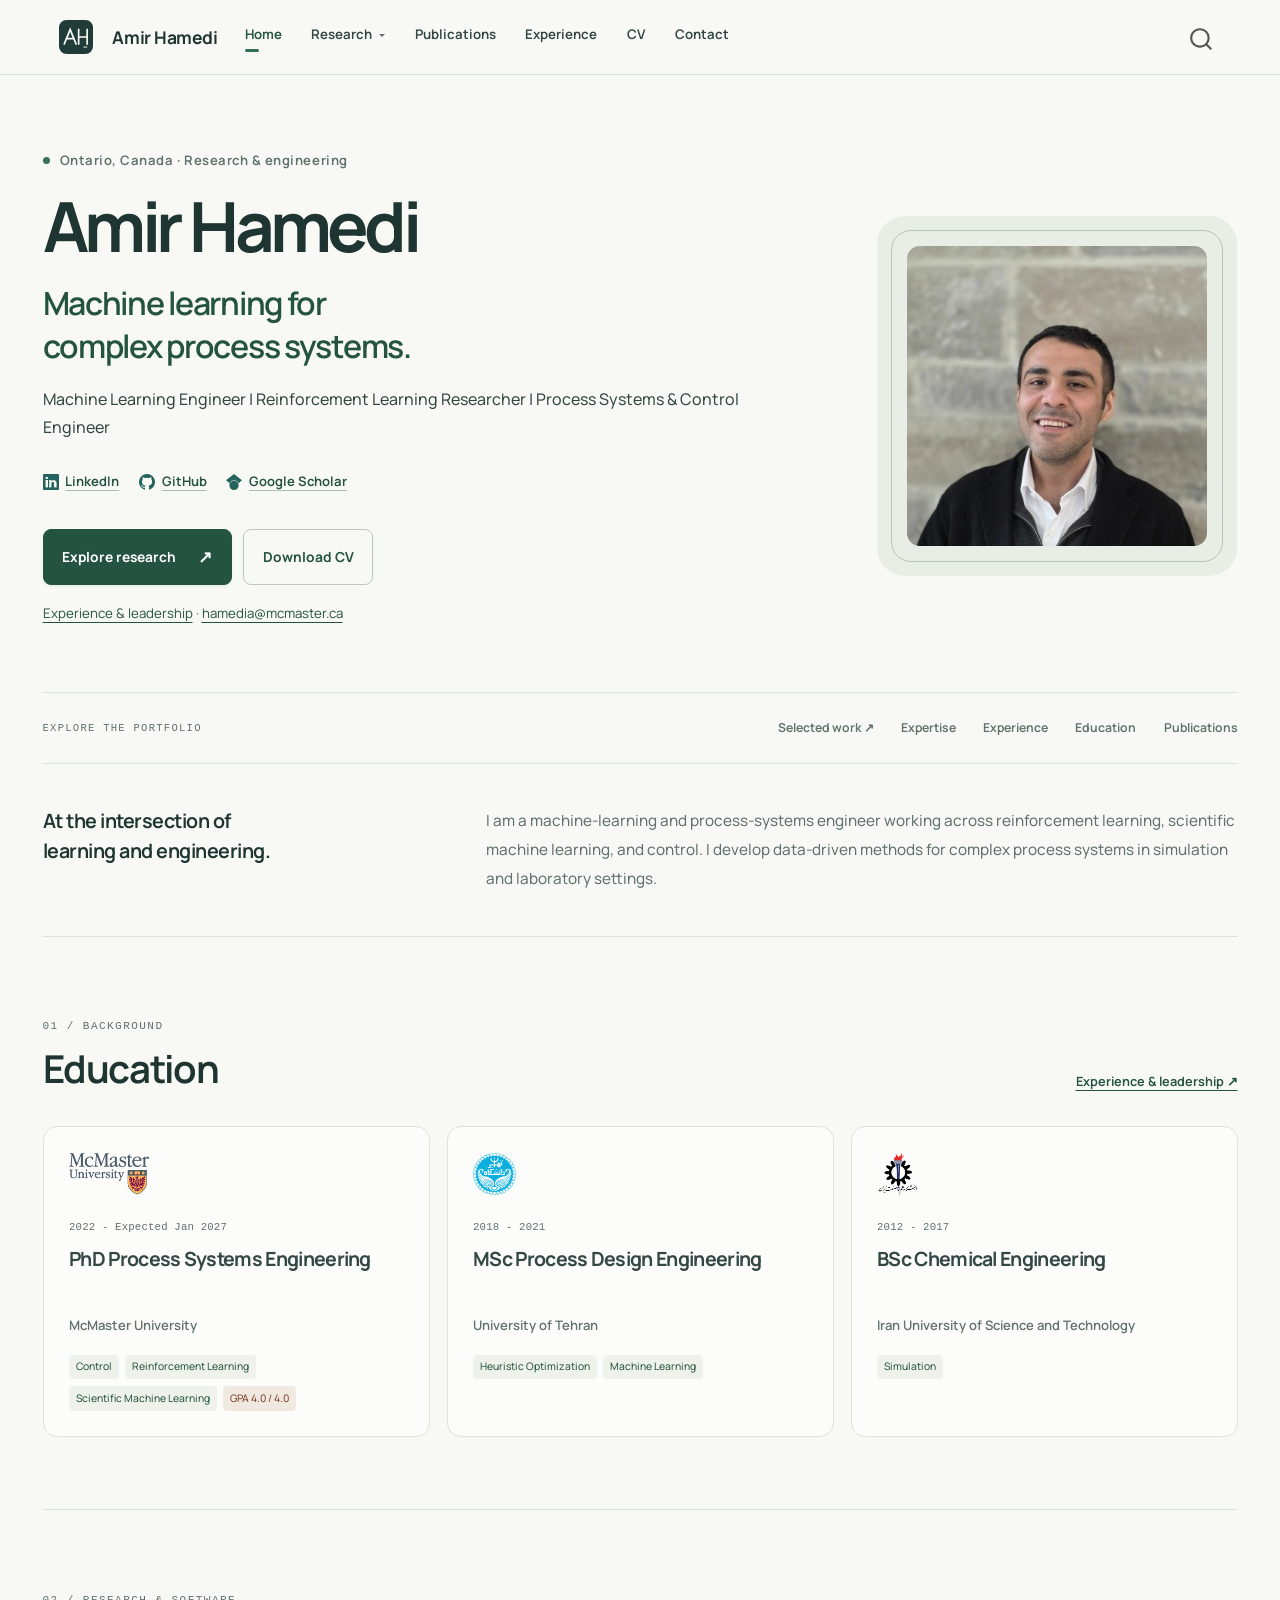
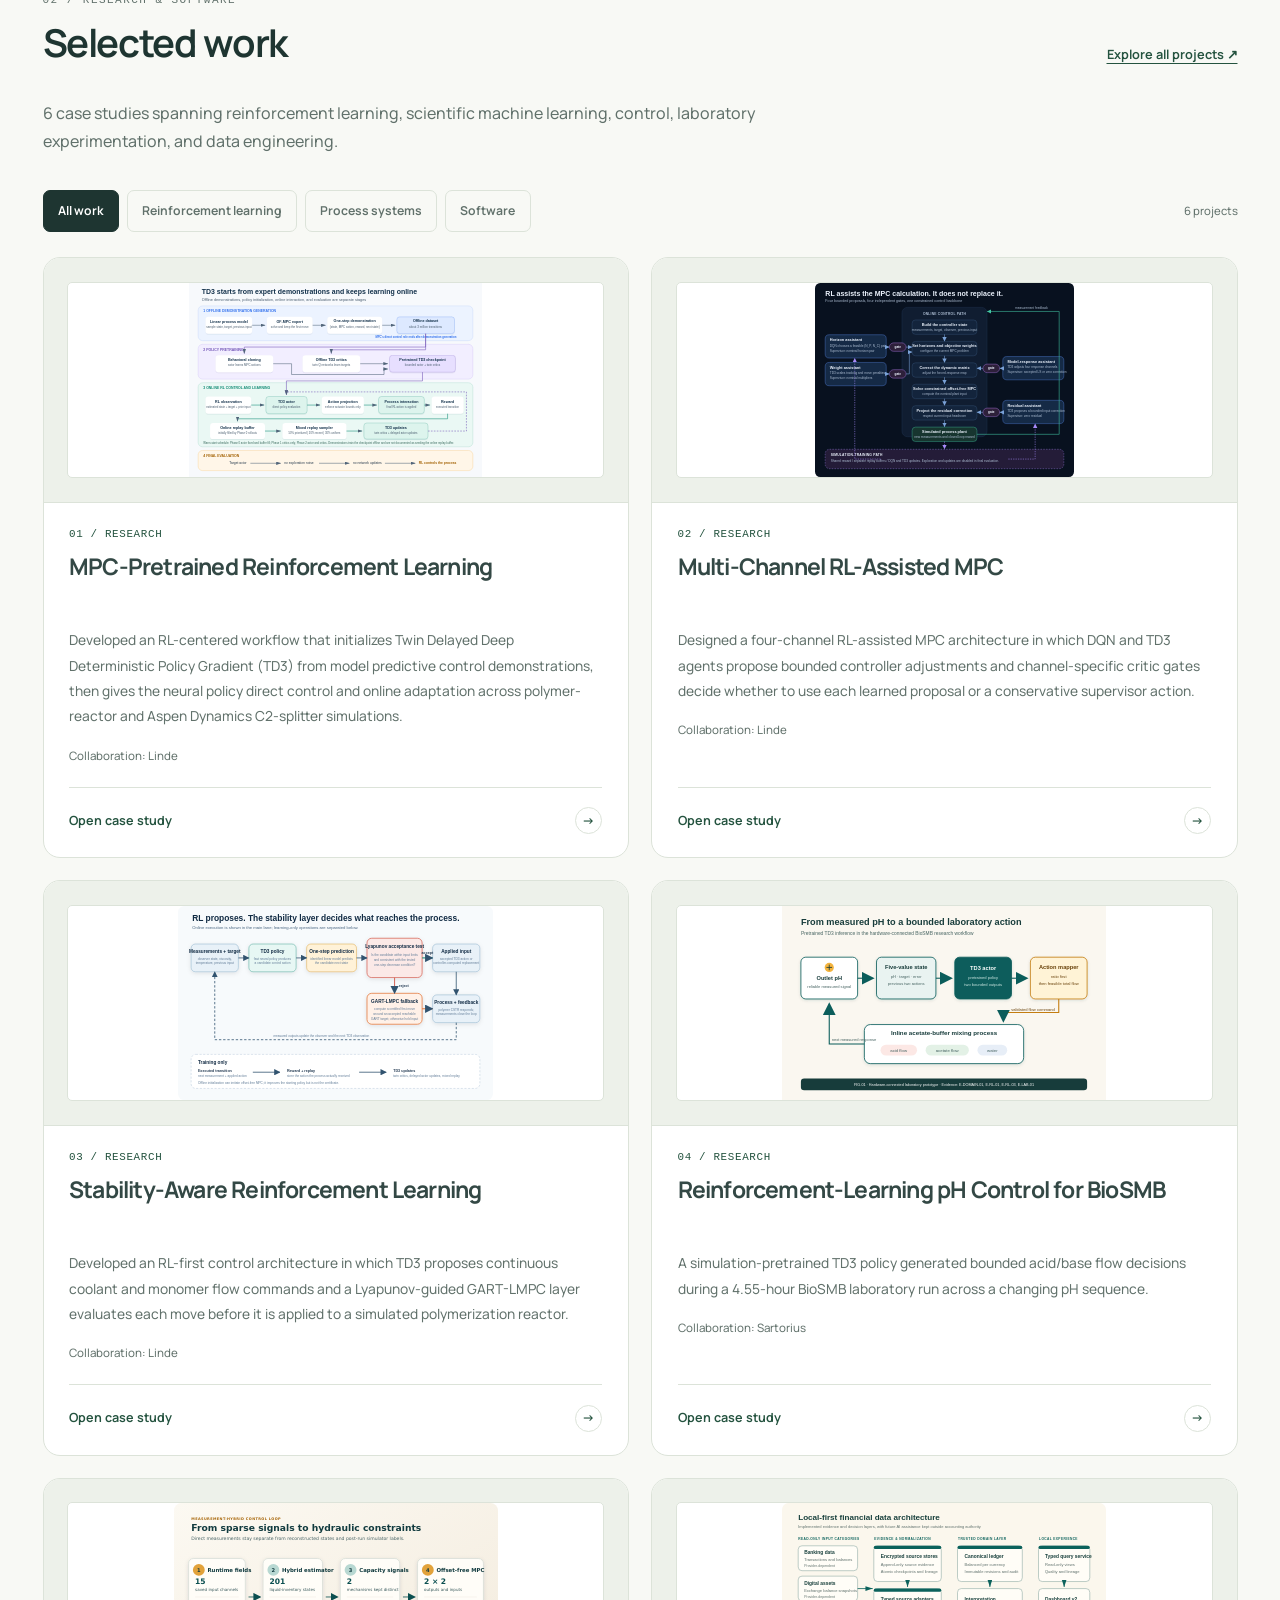
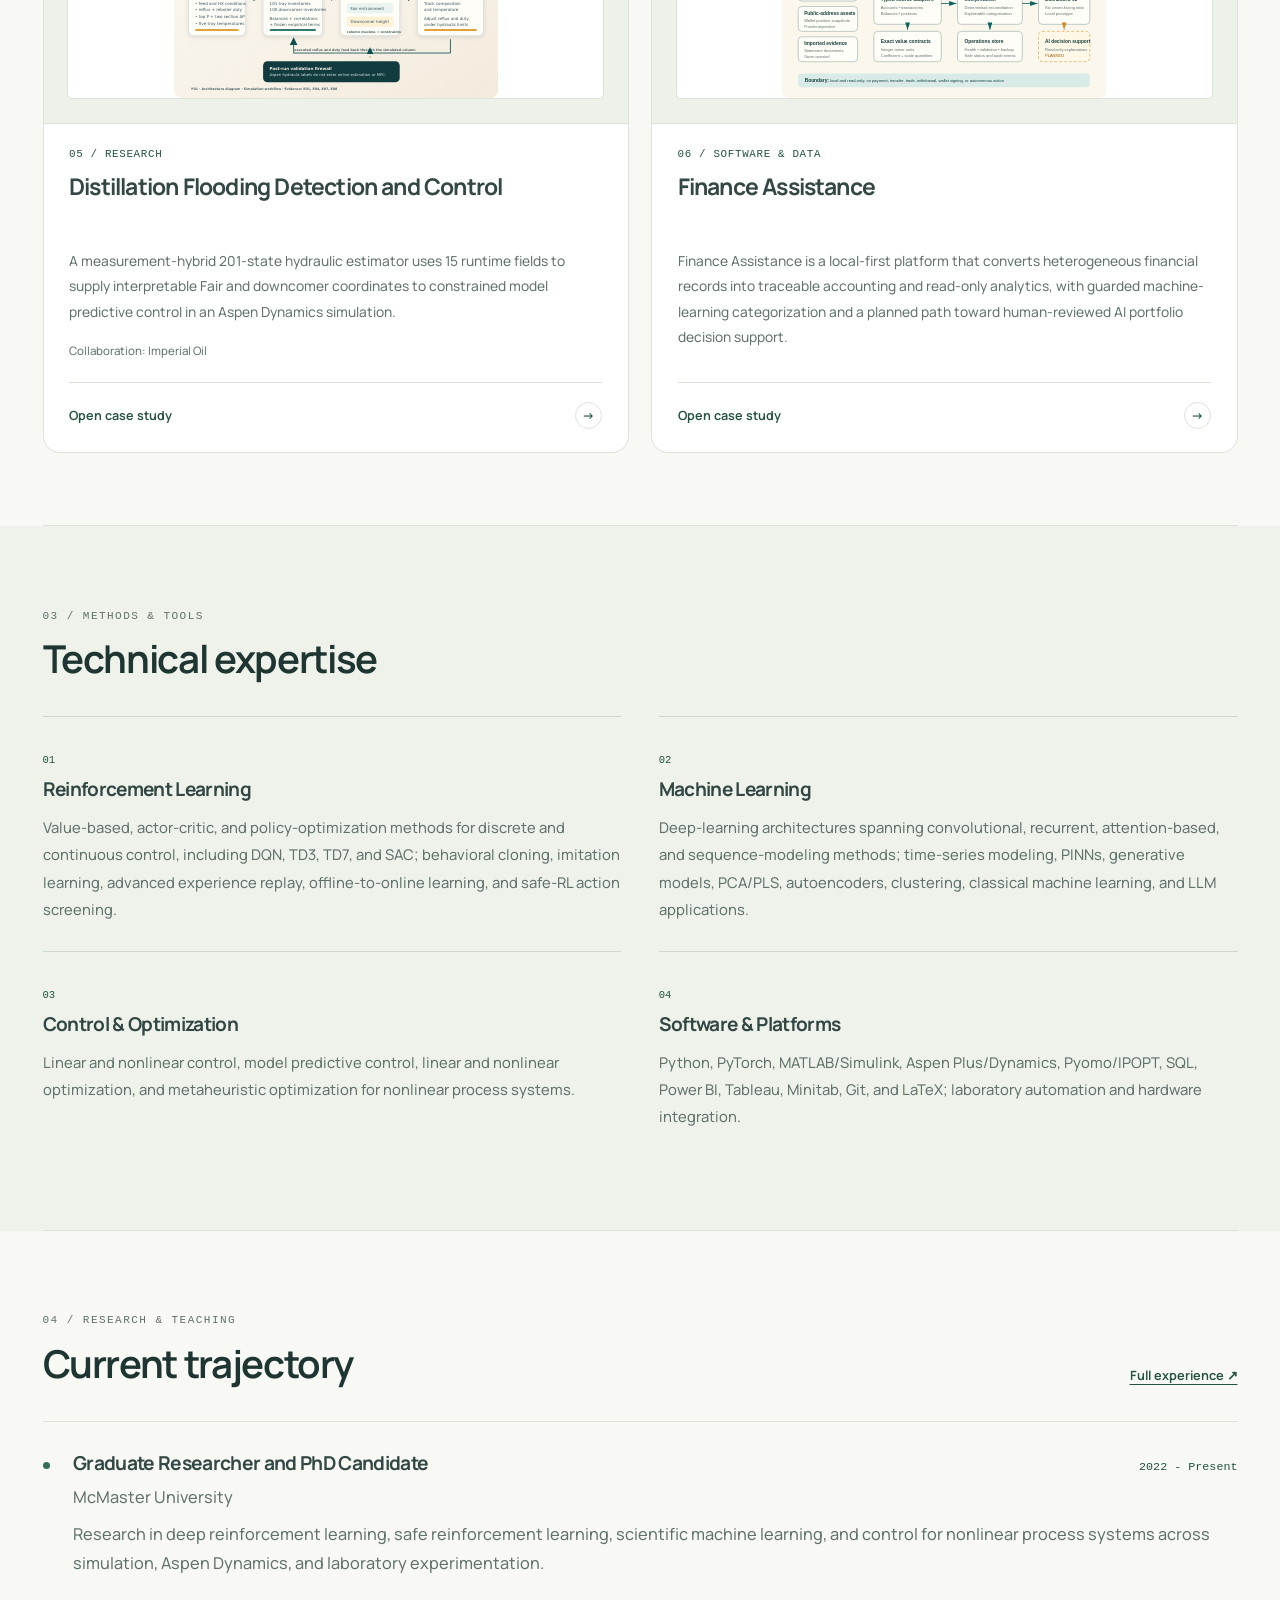
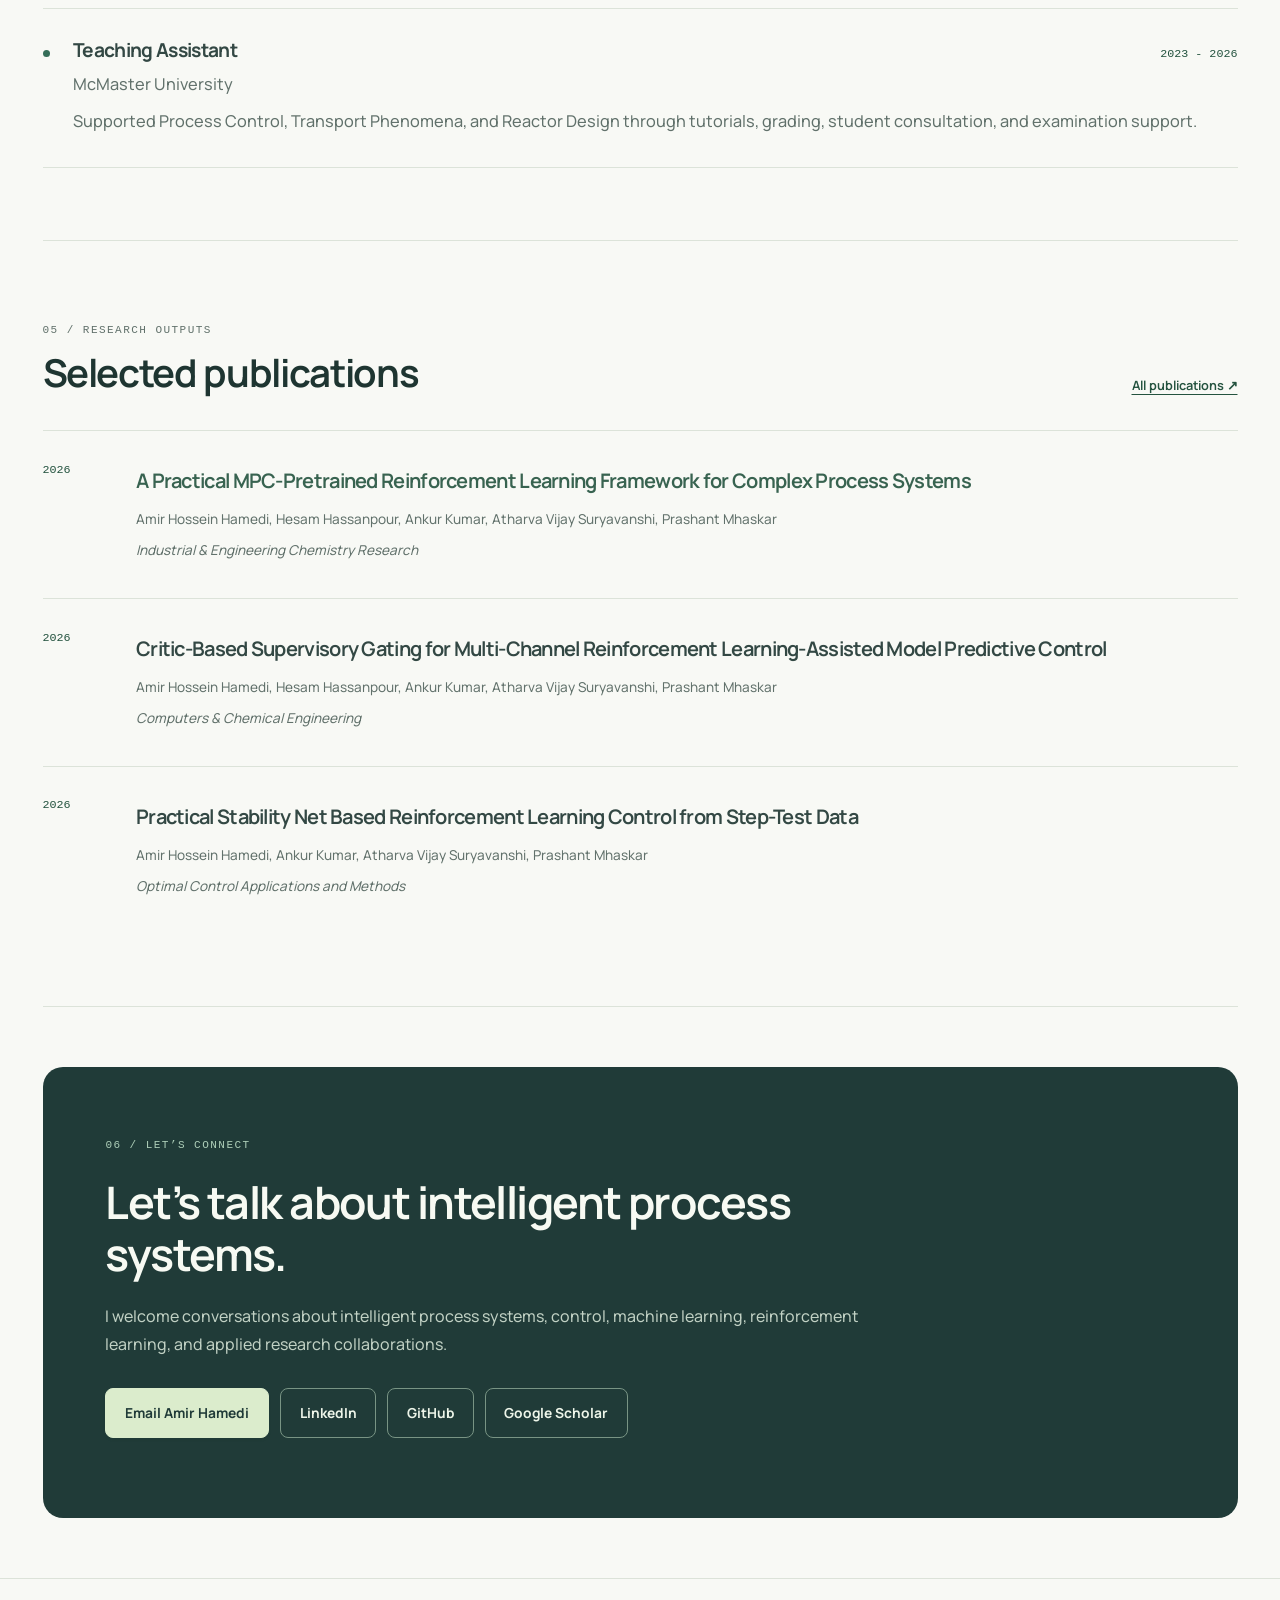
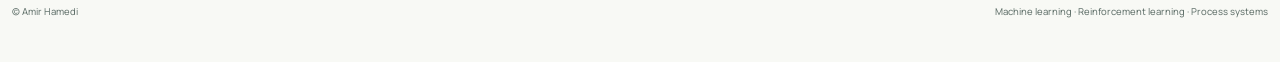
<file: index.html>
<!DOCTYPE html>
<html xmlns="http://www.w3.org/1999/xhtml" lang="en" xml:lang="en"><head>

<meta charset="utf-8">
<meta name="generator" content="quarto-1.9.38">

<meta name="viewport" content="width=device-width, initial-scale=1.0, user-scalable=yes">

<meta name="description" content="Machine Learning Engineer | Reinforcement Learning Researcher | Process Systems &amp; Control Engineer. Research, software, experience, and CV.">

<title>Amir Hamedi — Machine Learning, Reinforcement Learning &amp; Control – Amir Hamedi</title>
<style>
/* Default styles provided by pandoc.
** See https://pandoc.org/MANUAL.html#variables-for-html for config info.
*/
code{white-space: pre-wrap;}
span.smallcaps{font-variant: small-caps;}
div.columns{display: flex; gap: min(4vw, 1.5em);}
div.column{flex: auto; overflow-x: auto;}
div.hanging-indent{margin-left: 1.5em; text-indent: -1.5em;}
ul.task-list{list-style: none;}
ul.task-list li input[type="checkbox"] {
  width: 0.8em;
  margin: 0 0.8em 0.2em -1em; /* quarto-specific, see https://github.com/quarto-dev/quarto-cli/issues/4556 */ 
  vertical-align: middle;
}
</style>


<script src="site_libs/quarto-nav/quarto-nav.js"></script>
<script src="site_libs/clipboard/clipboard.min.js"></script>
<script src="site_libs/quarto-search/autocomplete.umd.js"></script>
<script src="site_libs/quarto-search/fuse.min.js"></script>
<script src="site_libs/quarto-search/quarto-search.js"></script>
<meta name="quarto:offset" content="./">
<link href="./favicon.svg" rel="icon" type="image/svg+xml">
<script src="site_libs/quarto-html/quarto.js" type="module"></script>
<script src="site_libs/quarto-html/tabsets/tabsets.js" type="module"></script>
<script src="site_libs/quarto-html/popper.min.js"></script>
<script src="site_libs/quarto-html/tippy.umd.min.js"></script>
<script src="site_libs/quarto-html/anchor.min.js"></script>
<link href="site_libs/quarto-html/tippy.css" rel="stylesheet">
<link href="site_libs/quarto-html/quarto-syntax-highlighting-15634bcf2e68342d4ad2dfa704d543f6.css" rel="stylesheet" id="quarto-text-highlighting-styles">
<script src="site_libs/bootstrap/bootstrap.min.js"></script>
<link href="site_libs/bootstrap/bootstrap-icons.css" rel="stylesheet">
<link href="site_libs/bootstrap/bootstrap-f1567f6532da11e0b3c9d7d9c23d1e21.min.css" rel="stylesheet" append-hash="true" id="quarto-bootstrap" data-mode="light">
<script id="quarto-search-options" type="application/json">{
  "location": "navbar",
  "copy-button": false,
  "collapse-after": 3,
  "panel-placement": "end",
  "type": "overlay",
  "limit": 50,
  "keyboard-shortcut": [
    "f",
    "/",
    "s"
  ],
  "show-item-context": false,
  "language": {
    "search-no-results-text": "No results",
    "search-matching-documents-text": "matching documents",
    "search-copy-link-title": "Copy link to search",
    "search-hide-matches-text": "Hide additional matches",
    "search-more-match-text": "more match in this document",
    "search-more-matches-text": "more matches in this document",
    "search-clear-button-title": "Clear",
    "search-text-placeholder": "",
    "search-detached-cancel-button-title": "Cancel",
    "search-submit-button-title": "Submit",
    "search-label": "Search"
  }
}</script>


<link rel="stylesheet" href="styles.css">
<link rel="stylesheet" href="modern.css">
<meta property="og:title" content="Amir Hamedi — Machine Learning, Reinforcement Learning &amp; Control">
<meta property="og:description" content="Machine Learning Engineer | Reinforcement Learning Researcher | Process Systems &amp; Control Engineer. Research, software, experience, and CV.">
<meta property="og:image" content="https://amirhamedi.me/assets/profile/amir-hamedi.jpg">
<meta property="og:site_name" content="Amir Hamedi">
<meta property="og:image:alt" content="Portrait of Amir Hamedi">
</head>

<body class="nav-fixed portfolio-home fullcontent quarto-light">

<div id="quarto-search-results"></div>
  <header id="quarto-header" class="headroom fixed-top">
    <nav class="navbar navbar-expand-lg " data-bs-theme="dark">
      <div class="navbar-container container-fluid">
      <div class="navbar-brand-container mx-auto">
    <a href="./index.html" class="navbar-brand navbar-brand-logo">
    <img src="./favicon.svg" alt="Amir Hamedi home" class="navbar-logo light-content">
    <img src="./favicon.svg" alt="Amir Hamedi home" class="navbar-logo dark-content">
    </a>
    <a class="navbar-brand" href="./index.html">
    <span class="navbar-title">Amir Hamedi</span>
    </a>
  </div>
            <div id="quarto-search" class="" title="Search"></div>
          <button class="navbar-toggler" type="button" data-bs-toggle="collapse" data-bs-target="#navbarCollapse" aria-controls="navbarCollapse" role="menu" aria-expanded="false" aria-label="Toggle navigation" onclick="if (window.quartoToggleHeadroom) { window.quartoToggleHeadroom(); }">
  <span class="navbar-toggler-icon"></span>
</button>
          <div class="collapse navbar-collapse" id="navbarCollapse">
            <ul class="navbar-nav navbar-nav-scroll me-auto">
  <li class="nav-item">
    <a class="nav-link active" href="./index.html" aria-current="page"> 
<span class="menu-text">Home</span></a>
  </li>  
  <li class="nav-item dropdown ">
    <a class="nav-link dropdown-toggle" href="#" id="nav-menu-research" role="link" data-bs-toggle="dropdown" aria-expanded="false">
 <span class="menu-text">Research</span>
    </a>
    <ul class="dropdown-menu" aria-labelledby="nav-menu-research">    
        <li>
    <a class="dropdown-item" href="./projects.html">
 <span class="dropdown-text">Research Overview</span></a>
  </li>  
        <li>
    <a class="dropdown-item" href="./research/mpc-pretrained-rl.html">
 <span class="dropdown-text">MPC-Pretrained Reinforcement Learning</span></a>
  </li>  
        <li>
    <a class="dropdown-item" href="./research/multi-channel-rl-mpc.html">
 <span class="dropdown-text">Multi-Channel RL-Assisted MPC</span></a>
  </li>  
        <li>
    <a class="dropdown-item" href="./research/stability-aware-rl.html">
 <span class="dropdown-text">Stability-Aware Reinforcement Learning</span></a>
  </li>  
        <li>
    <a class="dropdown-item" href="./research/biosmb-ph-control.html">
 <span class="dropdown-text">Reinforcement-Learning pH Control for BioSMB</span></a>
  </li>  
        <li>
    <a class="dropdown-item" href="./research/distillation-flooding.html">
 <span class="dropdown-text">Distillation Flooding Detection and Control</span></a>
  </li>  
        <li>
    <a class="dropdown-item" href="./research/finance-assistance.html">
 <span class="dropdown-text">Finance Assistance</span></a>
  </li>  
    </ul>
  </li>
  <li class="nav-item">
    <a class="nav-link" href="./publications.html"> 
<span class="menu-text">Publications</span></a>
  </li>  
  <li class="nav-item">
    <a class="nav-link" href="./experience.html"> 
<span class="menu-text">Experience</span></a>
  </li>  
  <li class="nav-item">
    <a class="nav-link" href="./cv.html"> 
<span class="menu-text">CV</span></a>
  </li>  
  <li class="nav-item">
    <a class="nav-link" href="./contact.html"> 
<span class="menu-text">Contact</span></a>
  </li>  
</ul>
          </div> <!-- /navcollapse -->
            <div class="quarto-navbar-tools">
</div>
      </div> <!-- /container-fluid -->
    </nav>
</header>
<!-- content -->
<div id="quarto-content" class="quarto-container page-columns page-rows-contents page-layout-article page-navbar">
<!-- sidebar -->
<!-- margin-sidebar -->
    
<!-- main -->
<main class="content" id="quarto-document-content"><header id="title-block-header" class="quarto-title-block"><h1 class="title display-7">Amir Hamedi</h1></header>

<header id="title-block-header">


</header>


<div class="hero">
<div class="hero-copy">
<div class="hero-kicker">
Ontario, Canada · Research &amp; engineering
</div>
<section id="amir-hamedi" class="level1">
<h1>Amir Hamedi</h1>
<div class="hero-thesis">
Machine learning for<br>complex process systems.
</div>
<p class="hero-role">
Machine Learning Engineer | Reinforcement Learning Researcher | Process Systems &amp; Control Engineer
</p>
<nav class="profile-links" aria-label="Professional profiles">

  <a href="https://www.linkedin.com/in/amir-hossein-hamedi/" rel="me" target="_self" class="profile-link no-external">
    <i class="bi bi-linkedin" aria-hidden="true"></i>
    <span>LinkedIn</span>
  </a>

  <a href="https://github.com/amirhm10" rel="me" target="_self" class="profile-link no-external">
    <i class="bi bi-github" aria-hidden="true"></i>
    <span>GitHub</span>
  </a>

  <a href="https://scholar.google.ca/citations?user=NS57XxEAAAAJ&amp;hl=en&amp;oi=ao" rel="me" target="_self" class="profile-link no-external">
    <svg xmlns="http://www.w3.org/2000/svg" width="16" height="16" viewbox="0 0 24 24" fill="#24645c" style="width:16px;height:16px;flex:none" aria-hidden="true"><path d="M5.242 13.769L0 9.5 12 0l12 9.5-5.242 4.269C17.548 11.249 14.978 9.5 12 9.5c-2.977 0-5.548 1.748-6.758 4.269zM12 10a7 7 0 1 0 0 14 7 7 0 0 0 0-14z"></path></svg>
    <span>Google Scholar</span>
  </a>

</nav>
<div class="hero-actions">
<p><a href="projects.html" class="button button-primary">Explore research</a> <a href="files/amir-hamedi-cv.pdf" class="button button-secondary" download="">Download CV</a></p>
</div>
<div class="contact-strip">
<p><a href="experience.html">Experience &amp; leadership</a> · <a href="mailto:hamedia@mcmaster.ca">hamedia@mcmaster.ca</a></p>
</div>
</section>
</div>
<div class="hero-portrait">
<p><img src="assets/profile/amir-hamedi.jpg" alt="Portrait of Amir Hamedi" width="400" height="400" decoding="async" fetchpriority="high"></p>
</div>
</div>
<nav class="page-index" aria-label="On this page">
<span>Explore the portfolio</span>
<a href="#selected-work">Selected work ↗</a>
<a href="#expertise">Expertise</a>
<a href="#experience">Experience</a>
<a href="#education">Education</a>
<a href="#publications">Publications</a>
</nav>
<div class="intro-band">
<p class="intro-label">
At the intersection of<br>learning and engineering.
</p>
<p>I am a machine-learning and process-systems engineer working across reinforcement learning, scientific machine learning, and control. I develop data-driven methods for complex process systems in simulation and laboratory settings.</p>
</div>
<div id="education" class="home-section">
<div class="section-heading"><div><span class="section-number">01 / Background</span><h2 class="anchored">Education</h2></div><a href="experience.html">Experience &amp; leadership ↗</a></div>
<div class="education-grid">

<article class="education-card">
  <div class="education-card-head">
    <div class="education-card-copy">
      <span class="education-period">2022 - Expected Jan 2027</span>
      <h3 class="anchored">PhD Process Systems Engineering</h3>
      <span class="education-organization">McMaster University</span>
    </div>
    <div class="education-logo-frame"><img src="assets/education/mcmaster-university.png" alt="McMaster University logo" width="316" height="168" loading="lazy" decoding="async"></div>
  </div>
  
  <div class="education-tags" aria-label="Academic focus">
    <span class="education-tag">Control</span><span class="education-tag">Reinforcement Learning</span><span class="education-tag">Scientific Machine Learning</span>
    <span class="education-tag education-gpa">GPA 4.0 / 4.0</span>
  </div>
  
</article>

<article class="education-card">
  <div class="education-card-head">
    <div class="education-card-copy">
      <span class="education-period">2018 - 2021</span>
      <h3 class="anchored">MSc Process Design Engineering</h3>
      <span class="education-organization">University of Tehran</span>
    </div>
    <div class="education-logo-frame"><img src="assets/education/university-of-tehran.svg" alt="University of Tehran logo" width="316" height="316" loading="lazy" decoding="async"></div>
  </div>
  
  <div class="education-tags" aria-label="Academic focus">
    <span class="education-tag">Heuristic Optimization</span><span class="education-tag">Machine Learning</span>
    
  </div>
  
</article>

<article class="education-card">
  <div class="education-card-head">
    <div class="education-card-copy">
      <span class="education-period">2012 - 2017</span>
      <h3 class="anchored">BSc Chemical Engineering</h3>
      <span class="education-organization">Iran University of Science and Technology</span>
    </div>
    <div class="education-logo-frame"><img src="assets/education/iran-university-science-technology.png" alt="Iran University of Science and Technology logo" width="313" height="317" loading="lazy" decoding="async"></div>
  </div>
  
  <div class="education-tags" aria-label="Academic focus">
    <span class="education-tag">Simulation</span>
    
  </div>
  
</article>

</div>
</div>
<div id="selected-work" class="home-section">
<div class="section-heading"><div><span class="section-number">02 / Research &amp; software</span><h2 class="anchored">Selected work</h2></div><a href="projects.html">Explore all projects ↗</a></div>
<div class="section-lede">
<p>6 case studies spanning reinforcement learning, scientific machine learning, control, laboratory experimentation, and data engineering.</p>
</div>

<div class="work-filters" data-work-filters="" hidden="" aria-label="Filter projects">
  <button type="button" data-filter="all" aria-pressed="true">All work</button>
  <button type="button" data-filter="rl" aria-pressed="false">Reinforcement learning</button>
  <button type="button" data-filter="process" aria-pressed="false">Process systems</button>
  <button type="button" data-filter="software" aria-pressed="false">Software</button>
  <span role="status" aria-live="polite">6 projects</span>
</div>

<div class="research-grid">

  <article class="research-card" data-work-category="rl">
    <span class="project-index">01 / RESEARCH</span>
    <h3 class="anchored"><a href="research/mpc-pretrained-rl.html">MPC-Pretrained Reinforcement Learning</a></h3>
    
    <a class="work-preview" href="research/mpc-pretrained-rl.html" aria-label="Explore MPC-Pretrained Reinforcement Learning">
      <img src="assets/projects/mpc-pretrained-rl/architecture-overview.svg" alt="Four-stage diagram showing offline MPC demonstration generation, behavioral cloning and offline critic training, online TD3 control with bounded actions and mixed replay, and final evaluation without exploration or network updates. MPC is used to initialize the RL policy and is not the online controller." width="600" height="260" loading="lazy" decoding="async">
    </a>
    
    <p class="research-card-summary">Developed an RL-centered workflow that initializes Twin Delayed Deep Deterministic Policy Gradient (TD3) from model predictive control demonstrations, then gives the neural policy direct control and online adaptation across polymer-reactor and Aspen Dynamics C2-splitter simulations.</p>
    <p class="meta-line">Collaboration: Linde</p>
    <p class="research-card-action"><a class="card-link" href="research/mpc-pretrained-rl.html">Open case study <span aria-hidden="true">→</span></a></p>
  </article>

  <article class="research-card" data-work-category="rl">
    <span class="project-index">02 / RESEARCH</span>
    <h3 class="anchored"><a href="research/multi-channel-rl-mpc.html">Multi-Channel RL-Assisted MPC</a></h3>
    
    <a class="work-preview" href="research/multi-channel-rl-mpc.html" aria-label="Explore Multi-Channel RL-Assisted MPC">
      <img src="assets/projects/multi-channel-rl-mpc/architecture-overview.svg" alt="A vertical controller pipeline connects measurements and targets to horizon and weight configuration, dynamic-matrix correction, constrained MPC, residual projection, and a simulated process. A DQN assistant and three TD3 assistants each pass through a separate critic gate, with a dashed simulation-learning path below." width="600" height="260" loading="lazy" decoding="async">
    </a>
    
    <p class="research-card-summary">Designed a four-channel RL-assisted MPC architecture in which DQN and TD3 agents propose bounded controller adjustments and channel-specific critic gates decide whether to use each learned proposal or a conservative supervisor action.</p>
    <p class="meta-line">Collaboration: Linde</p>
    <p class="research-card-action"><a class="card-link" href="research/multi-channel-rl-mpc.html">Open case study <span aria-hidden="true">→</span></a></p>
  </article>

  <article class="research-card" data-work-category="rl">
    <span class="project-index">03 / RESEARCH</span>
    <h3 class="anchored"><a href="research/stability-aware-rl.html">Stability-Aware Reinforcement Learning</a></h3>
    
    <a class="work-preview" href="research/stability-aware-rl.html" aria-label="Explore Stability-Aware Reinforcement Learning">
      <img src="assets/projects/stability-aware-rl/architecture-overview.svg" alt="A left-to-right flow from measurements and target through TD3, one-step prediction, and a Lyapunov acceptance test. The accepted path goes to the applied input; the rejected path goes to GART-LMPC fallback before joining the applied-input path. Process feedback closes the loop, while reward, replay, and policy updates appear in a separate training-only lane." width="600" height="260" loading="lazy" decoding="async">
    </a>
    
    <p class="research-card-summary">Developed an RL-first control architecture in which TD3 proposes continuous coolant and monomer flow commands and a Lyapunov-guided GART-LMPC layer evaluates each move before it is applied to a simulated polymerization reactor.</p>
    <p class="meta-line">Collaboration: Linde</p>
    <p class="research-card-action"><a class="card-link" href="research/stability-aware-rl.html">Open case study <span aria-hidden="true">→</span></a></p>
  </article>

  <article class="research-card" data-work-category="rl">
    <span class="project-index">04 / RESEARCH</span>
    <h3 class="anchored"><a href="research/biosmb-ph-control.html">Reinforcement-Learning pH Control for BioSMB</a></h3>
    
    <a class="work-preview" href="research/biosmb-ph-control.html" aria-label="Explore Reinforcement-Learning pH Control for BioSMB">
      <img src="assets/projects/biosmb-ph-control/biosmb-control-workflow.svg" alt="Diagram showing outlet pH flowing into a five-value state, then a pretrained TD3 actor, a ratio-first action mapper, and an inline acetate-buffer mixing process with acid, acetate, and water streams returning the next pH measurement." width="600" height="260" loading="lazy" decoding="async">
    </a>
    
    <p class="research-card-summary">A simulation-pretrained TD3 policy generated bounded acid/base flow decisions during a 4.55-hour BioSMB laboratory run across a changing pH sequence.</p>
    <p class="meta-line">Collaboration: Sartorius</p>
    <p class="research-card-action"><a class="card-link" href="research/biosmb-ph-control.html">Open case study <span aria-hidden="true">→</span></a></p>
  </article>

  <article class="research-card" data-work-category="process">
    <span class="project-index">05 / RESEARCH</span>
    <h3 class="anchored"><a href="research/distillation-flooding.html">Distillation Flooding Detection and Control</a></h3>
    
    <a class="work-preview" href="research/distillation-flooding.html" aria-label="Explore Distillation Flooding Detection and Control">
      <img src="assets/projects/distillation-flooding/flooding-workflow.svg" alt="Left-to-right workflow showing sparse process measurements entering a 201-state hydraulic estimator, producing two flooding coordinates for offset-free MPC, with a separate dashed path to post-run Aspen validation." width="600" height="260" loading="lazy" decoding="async">
    </a>
    
    <p class="research-card-summary">A measurement-hybrid 201-state hydraulic estimator uses 15 runtime fields to supply interpretable Fair and downcomer coordinates to constrained model predictive control in an Aspen Dynamics simulation.</p>
    <p class="meta-line">Collaboration: Imperial Oil</p>
    <p class="research-card-action"><a class="card-link" href="research/distillation-flooding.html">Open case study <span aria-hidden="true">→</span></a></p>
  </article>

  <article class="research-card" data-work-category="software">
    <span class="project-index">06 / SOFTWARE &amp; DATA</span>
    <h3 class="anchored"><a href="research/finance-assistance.html">Finance Assistance</a></h3>
    
    <a class="work-preview" href="research/finance-assistance.html" aria-label="Explore Finance Assistance">
      <img src="assets/projects/finance-assistance/platform-architecture.svg" alt="Layered architecture showing generic read-only financial inputs flowing through encrypted evidence stores and typed adapters into an exact canonical ledger, reconciliation, categorization, operations, typed queries, and Dashboard v2, with a dashed planned AI layer." width="600" height="260" loading="lazy" decoding="async">
    </a>
    
    <p class="research-card-summary">Finance Assistance is a local-first platform that converts heterogeneous financial records into traceable accounting and read-only analytics, with guarded machine-learning categorization and a planned path toward human-reviewed AI portfolio decision support.</p>
    
    <p class="research-card-action"><a class="card-link" href="research/finance-assistance.html">Open case study <span aria-hidden="true">→</span></a></p>
  </article>

</div>

</div>
<div id="expertise" class="home-section expertise-section">
<div class="section-heading"><div><span class="section-number">03 / Methods &amp; tools</span><h2 class="anchored">Technical expertise</h2></div></div>
<div class="card-grid">
<div class="capability-card">
<p><span class="capability-order">01</span></p>
<section id="reinforcement-learning" class="level3">
<h3 class="anchored" data-anchor-id="reinforcement-learning">Reinforcement Learning</h3>
<p>Value-based, actor-critic, and policy-optimization methods for discrete and continuous control, including DQN, TD3, TD7, and SAC; behavioral cloning, imitation learning, advanced experience replay, offline-to-online learning, and safe-RL action screening.</p>
</section>
</div>
<div class="capability-card">
<p><span class="capability-order">02</span></p>
<section id="machine-learning" class="level3">
<h3 class="anchored" data-anchor-id="machine-learning">Machine Learning</h3>
<p>Deep-learning architectures spanning convolutional, recurrent, attention-based, and sequence-modeling methods; time-series modeling, PINNs, generative models, PCA/PLS, autoencoders, clustering, classical machine learning, and LLM applications.</p>
</section>
</div>
<div class="capability-card">
<p><span class="capability-order">03</span></p>
<section id="control-optimization" class="level3">
<h3 class="anchored" data-anchor-id="control-optimization">Control &amp; Optimization</h3>
<p>Linear and nonlinear control, model predictive control, linear and nonlinear optimization, and metaheuristic optimization for nonlinear process systems.</p>
</section>
</div>
<div class="capability-card">
<p><span class="capability-order">04</span></p>
<section id="software-platforms" class="level3">
<h3 class="anchored" data-anchor-id="software-platforms">Software &amp; Platforms</h3>
<p>Python, PyTorch, MATLAB/Simulink, Aspen Plus/Dynamics, Pyomo/IPOPT, SQL, Power BI, Tableau, Minitab, Git, and LaTeX; laboratory automation and hardware integration.</p>
</section>
</div>
</div>
</div>
<div id="experience" class="home-section">
<div class="section-heading"><div><span class="section-number">04 / Research &amp; teaching</span><h2 class="anchored">Current trajectory</h2></div><a href="experience.html">Full experience ↗</a></div>
<div class="timeline-list">

  <article class="timeline-item">
    <div class="timeline-heading">
      <h3 class="anchored">Graduate Researcher and PhD Candidate</h3>
      <span class="timeline-period">2022 - Present</span>
    </div>
    <p class="timeline-org">McMaster University</p>
    <p class="timeline-description">Research in deep reinforcement learning, safe reinforcement learning, scientific machine learning, and control for nonlinear process systems across simulation, Aspen Dynamics, and laboratory experimentation.</p>
  </article>

  <article class="timeline-item">
    <div class="timeline-heading">
      <h3 class="anchored">Teaching Assistant</h3>
      <span class="timeline-period">2023 - 2026</span>
    </div>
    <p class="timeline-org">McMaster University</p>
    <p class="timeline-description">Supported Process Control, Transport Phenomena, and Reactor Design through tutorials, grading, student consultation, and examination support.</p>
  </article>

</div>

</div>
<div id="publications" class="home-section">
<div class="section-heading"><div><span class="section-number">05 / Research outputs</span><h2 class="anchored">Selected publications</h2></div><a href="publications.html">All publications ↗</a></div>
<div class="publication-row">
<p><span class="publication-year">2026</span></p>
<section id="a-practical-mpc-pretrained-reinforcement-learning-framework-for-complex-process-systems" class="level3">
<h3 class="anchored" data-anchor-id="a-practical-mpc-pretrained-reinforcement-learning-framework-for-complex-process-systems"><a href="https://doi.org/10.1021/acs.iecr.6c00277">A Practical MPC-Pretrained Reinforcement Learning Framework for Complex Process Systems</a></h3>
<p>Amir Hossein Hamedi, Hesam Hassanpour, Ankur Kumar, Atharva Vijay Suryavanshi, Prashant Mhaskar</p>
<p><em>Industrial &amp; Engineering Chemistry Research</em></p>
</section>
</div>
<div class="publication-row">
<p><span class="publication-year">2026</span></p>
<section id="critic-based-supervisory-gating-for-multi-channel-reinforcement-learning-assisted-model-predictive-control" class="level3">
<h3 class="anchored" data-anchor-id="critic-based-supervisory-gating-for-multi-channel-reinforcement-learning-assisted-model-predictive-control">Critic-Based Supervisory Gating for Multi-Channel Reinforcement Learning-Assisted Model Predictive Control</h3>
<p>Amir Hossein Hamedi, Hesam Hassanpour, Ankur Kumar, Atharva Vijay Suryavanshi, Prashant Mhaskar</p>
<p><em>Computers &amp; Chemical Engineering</em></p>
</section>
</div>
<div class="publication-row">
<p><span class="publication-year">2026</span></p>
<section id="practical-stability-net-based-reinforcement-learning-control-from-step-test-data" class="level3">
<h3 class="anchored" data-anchor-id="practical-stability-net-based-reinforcement-learning-control-from-step-test-data">Practical Stability Net Based Reinforcement Learning Control from Step-Test Data</h3>
<p>Amir Hossein Hamedi, Ankur Kumar, Atharva Vijay Suryavanshi, Prashant Mhaskar</p>
<p><em>Optimal Control Applications and Methods</em></p>
</section>
</div>
</div>
<div id="connect" class="connect-section">
<p><span class="section-number">06 / Let’s connect</span></p>
<section id="lets-talk-about-intelligent-process-systems." class="level2">
<h2 class="anchored" data-anchor-id="lets-talk-about-intelligent-process-systems.">Let’s talk about intelligent process systems.</h2>
<p>I welcome conversations about intelligent process systems, control, machine learning, reinforcement learning, and applied research collaborations.</p>
<div class="contact-actions">
<p><a href="mailto:hamedia@mcmaster.ca" class="button button-primary">Email Amir Hamedi</a> <a href="https://www.linkedin.com/in/amir-hossein-hamedi/" class="button button-secondary no-external" target="_self" rel="me">LinkedIn</a> <a href="https://github.com/amirhm10" class="button button-secondary no-external" target="_self" rel="me">GitHub</a> <a href="https://scholar.google.ca/citations?user=NS57XxEAAAAJ&amp;hl=en&amp;oi=ao" class="button button-secondary no-external" target="_self" rel="me">Google Scholar</a></p>
</div>
</section>
</div>



</main> <!-- /main -->
<script>

document.addEventListener('DOMContentLoaded', () => {

  document.querySelectorAll('[data-work-filters]').forEach(group => {

    const list = group.nextElementSibling;

    if (!list?.classList.contains('research-grid')) return;

    const cards = [...list.querySelectorAll('[data-work-category]')];

    const status = group.querySelector('[role="status"]');

    group.hidden = false;

    group.querySelectorAll('button[data-filter]').forEach(button => {

      button.addEventListener('click', () => {

        const category = button.dataset.filter;

        let visible = 0;

        cards.forEach(card => {

          card.hidden = category !== 'all' && card.dataset.workCategory !== category;

          if (!card.hidden) visible += 1;

        });

        group.querySelectorAll('button').forEach(item => item.setAttribute('aria-pressed', String(item === button)));

        status.textContent = `${visible} ${visible === 1 ? 'project' : 'projects'}`;

      });

    });

  });

});

</script>

<script id="quarto-html-after-body" type="application/javascript">
  window.document.addEventListener("DOMContentLoaded", function (event) {
    const icon = "";
    const anchorJS = new window.AnchorJS();
    anchorJS.options = {
      placement: 'right',
      icon: icon
    };
    anchorJS.add('.anchored');
    const isCodeAnnotation = (el) => {
      for (const clz of el.classList) {
        if (clz.startsWith('code-annotation-')) {                     
          return true;
        }
      }
      return false;
    }
    const onCopySuccess = function(e) {
      // button target
      const button = e.trigger;
      // don't keep focus
      button.blur();
      // flash "checked"
      button.classList.add('code-copy-button-checked');
      var currentTitle = button.getAttribute("title");
      button.setAttribute("title", "Copied!");
      let tooltip;
      if (window.bootstrap) {
        button.setAttribute("data-bs-toggle", "tooltip");
        button.setAttribute("data-bs-placement", "left");
        button.setAttribute("data-bs-title", "Copied!");
        tooltip = new bootstrap.Tooltip(button, 
          { trigger: "manual", 
            customClass: "code-copy-button-tooltip",
            offset: [0, -8]});
        tooltip.show();    
      }
      setTimeout(function() {
        if (tooltip) {
          tooltip.hide();
          button.removeAttribute("data-bs-title");
          button.removeAttribute("data-bs-toggle");
          button.removeAttribute("data-bs-placement");
        }
        button.setAttribute("title", currentTitle);
        button.classList.remove('code-copy-button-checked');
      }, 1000);
      // clear code selection
      e.clearSelection();
    }
    const getTextToCopy = function(trigger) {
      const outerScaffold = trigger.parentElement.cloneNode(true);
      const codeEl = outerScaffold.querySelector('code');
      for (const childEl of codeEl.children) {
        if (isCodeAnnotation(childEl)) {
          childEl.remove();
        }
      }
      return codeEl.innerText;
    }
    const clipboard = new window.ClipboardJS('.code-copy-button:not([data-in-quarto-modal])', {
      text: getTextToCopy
    });
    clipboard.on('success', onCopySuccess);
    if (window.document.getElementById('quarto-embedded-source-code-modal')) {
      const clipboardModal = new window.ClipboardJS('.code-copy-button[data-in-quarto-modal]', {
        text: getTextToCopy,
        container: window.document.getElementById('quarto-embedded-source-code-modal')
      });
      clipboardModal.on('success', onCopySuccess);
    }
      var localhostRegex = new RegExp(/^(?:http|https):\/\/localhost\:?[0-9]*\//);
      var mailtoRegex = new RegExp(/^mailto:/);
        var filterRegex = new RegExp("https:\/\/amirhamedi\.me");
      var isInternal = (href) => {
          return filterRegex.test(href) || localhostRegex.test(href) || mailtoRegex.test(href);
      }
      // Inspect non-navigation links and adorn them if external
     var links = window.document.querySelectorAll('a[href]:not(.nav-link):not(.navbar-brand):not(.toc-action):not(.sidebar-link):not(.sidebar-item-toggle):not(.pagination-link):not(.no-external):not([aria-hidden]):not(.dropdown-item):not(.quarto-navigation-tool):not(.about-link)');
      for (var i=0; i<links.length; i++) {
        const link = links[i];
        if (!isInternal(link.href)) {
          // undo the damage that might have been done by quarto-nav.js in the case of
          // links that we want to consider external
          if (link.dataset.originalHref !== undefined) {
            link.href = link.dataset.originalHref;
          }
            // target, if specified
            link.setAttribute("target", "_blank");
            if (link.getAttribute("rel") === null) {
              link.setAttribute("rel", "noopener");
            }
        }
      }
    function tippyHover(el, contentFn, onTriggerFn, onUntriggerFn) {
      const config = {
        allowHTML: true,
        maxWidth: 500,
        delay: 100,
        arrow: false,
        appendTo: function(el) {
            return el.parentElement;
        },
        interactive: true,
        interactiveBorder: 10,
        theme: 'quarto',
        placement: 'bottom-start',
      };
      if (contentFn) {
        config.content = contentFn;
      }
      if (onTriggerFn) {
        config.onTrigger = onTriggerFn;
      }
      if (onUntriggerFn) {
        config.onUntrigger = onUntriggerFn;
      }
      window.tippy(el, config); 
    }
    const noterefs = window.document.querySelectorAll('a[role="doc-noteref"]');
    for (var i=0; i<noterefs.length; i++) {
      const ref = noterefs[i];
      tippyHover(ref, function() {
        // use id or data attribute instead here
        let href = ref.getAttribute('data-footnote-href') || ref.getAttribute('href');
        try { href = new URL(href).hash; } catch {}
        const id = href.replace(/^#\/?/, "");
        const note = window.document.getElementById(id);
        if (note) {
          return note.innerHTML;
        } else {
          return "";
        }
      });
    }
    const xrefs = window.document.querySelectorAll('a.quarto-xref');
    const processXRef = (id, note) => {
      // Strip column container classes
      const stripColumnClz = (el) => {
        el.classList.remove("page-full", "page-columns");
        if (el.children) {
          for (const child of el.children) {
            stripColumnClz(child);
          }
        }
      }
      stripColumnClz(note)
      if (id === null || id.startsWith('sec-')) {
        // Special case sections, only their first couple elements
        const container = document.createElement("div");
        if (note.children && note.children.length > 2) {
          container.appendChild(note.children[0].cloneNode(true));
          for (let i = 1; i < note.children.length; i++) {
            const child = note.children[i];
            if (child.tagName === "P" && child.innerText === "") {
              continue;
            } else {
              container.appendChild(child.cloneNode(true));
              break;
            }
          }
          if (window.Quarto?.typesetMath) {
            window.Quarto.typesetMath(container);
          }
          return container.innerHTML
        } else {
          if (window.Quarto?.typesetMath) {
            window.Quarto.typesetMath(note);
          }
          return note.innerHTML;
        }
      } else {
        // Remove any anchor links if they are present
        const anchorLink = note.querySelector('a.anchorjs-link');
        if (anchorLink) {
          anchorLink.remove();
        }
        if (window.Quarto?.typesetMath) {
          window.Quarto.typesetMath(note);
        }
        if (note.classList.contains("callout")) {
          return note.outerHTML;
        } else {
          return note.innerHTML;
        }
      }
    }
    for (var i=0; i<xrefs.length; i++) {
      const xref = xrefs[i];
      tippyHover(xref, undefined, function(instance) {
        instance.disable();
        let url = xref.getAttribute('href');
        let hash = undefined; 
        if (url.startsWith('#')) {
          hash = url;
        } else {
          try { hash = new URL(url).hash; } catch {}
        }
        if (hash) {
          const id = hash.replace(/^#\/?/, "");
          const note = window.document.getElementById(id);
          if (note !== null) {
            try {
              const html = processXRef(id, note.cloneNode(true));
              instance.setContent(html);
            } finally {
              instance.enable();
              instance.show();
            }
          } else {
            // See if we can fetch this
            fetch(url.split('#')[0])
            .then(res => res.text())
            .then(html => {
              const parser = new DOMParser();
              const htmlDoc = parser.parseFromString(html, "text/html");
              const note = htmlDoc.getElementById(id);
              if (note !== null) {
                const html = processXRef(id, note);
                instance.setContent(html);
              } 
            }).finally(() => {
              instance.enable();
              instance.show();
            });
          }
        } else {
          // See if we can fetch a full url (with no hash to target)
          // This is a special case and we should probably do some content thinning / targeting
          fetch(url)
          .then(res => res.text())
          .then(html => {
            const parser = new DOMParser();
            const htmlDoc = parser.parseFromString(html, "text/html");
            const note = htmlDoc.querySelector('main.content');
            if (note !== null) {
              // This should only happen for chapter cross references
              // (since there is no id in the URL)
              // remove the first header
              if (note.children.length > 0 && note.children[0].tagName === "HEADER") {
                note.children[0].remove();
              }
              const html = processXRef(null, note);
              instance.setContent(html);
            } 
          }).finally(() => {
            instance.enable();
            instance.show();
          });
        }
      }, function(instance) {
      });
    }
        let selectedAnnoteEl;
        const selectorForAnnotation = ( cell, annotation) => {
          let cellAttr = 'data-code-cell="' + cell + '"';
          let lineAttr = 'data-code-annotation="' +  annotation + '"';
          const selector = 'span[' + cellAttr + '][' + lineAttr + ']';
          return selector;
        }
        const selectCodeLines = (annoteEl) => {
          const doc = window.document;
          const targetCell = annoteEl.getAttribute("data-target-cell");
          const targetAnnotation = annoteEl.getAttribute("data-target-annotation");
          const annoteSpan = window.document.querySelector(selectorForAnnotation(targetCell, targetAnnotation));
          const lines = annoteSpan.getAttribute("data-code-lines").split(",");
          const lineIds = lines.map((line) => {
            return targetCell + "-" + line;
          })
          let top = null;
          let height = null;
          let parent = null;
          if (lineIds.length > 0) {
              //compute the position of the single el (top and bottom and make a div)
              const el = window.document.getElementById(lineIds[0]);
              top = el.offsetTop;
              height = el.offsetHeight;
              parent = el.parentElement.parentElement;
            if (lineIds.length > 1) {
              const lastEl = window.document.getElementById(lineIds[lineIds.length - 1]);
              const bottom = lastEl.offsetTop + lastEl.offsetHeight;
              height = bottom - top;
            }
            if (top !== null && height !== null && parent !== null) {
              // cook up a div (if necessary) and position it 
              let div = window.document.getElementById("code-annotation-line-highlight");
              if (div === null) {
                div = window.document.createElement("div");
                div.setAttribute("id", "code-annotation-line-highlight");
                div.style.position = 'absolute';
                parent.appendChild(div);
              }
              div.style.top = top - 2 + "px";
              div.style.height = height + 4 + "px";
              div.style.left = 0;
              let gutterDiv = window.document.getElementById("code-annotation-line-highlight-gutter");
              if (gutterDiv === null) {
                gutterDiv = window.document.createElement("div");
                gutterDiv.setAttribute("id", "code-annotation-line-highlight-gutter");
                gutterDiv.style.position = 'absolute';
                const codeCell = window.document.getElementById(targetCell);
                const gutter = codeCell.querySelector('.code-annotation-gutter');
                gutter.appendChild(gutterDiv);
              }
              gutterDiv.style.top = top - 2 + "px";
              gutterDiv.style.height = height + 4 + "px";
            }
            selectedAnnoteEl = annoteEl;
          }
        };
        const unselectCodeLines = () => {
          const elementsIds = ["code-annotation-line-highlight", "code-annotation-line-highlight-gutter"];
          elementsIds.forEach((elId) => {
            const div = window.document.getElementById(elId);
            if (div) {
              div.remove();
            }
          });
          selectedAnnoteEl = undefined;
        };
          // Handle positioning of the toggle
      window.addEventListener(
        "resize",
        throttle(() => {
          elRect = undefined;
          if (selectedAnnoteEl) {
            selectCodeLines(selectedAnnoteEl);
          }
        }, 10)
      );
      function throttle(fn, ms) {
      let throttle = false;
      let timer;
        return (...args) => {
          if(!throttle) { // first call gets through
              fn.apply(this, args);
              throttle = true;
          } else { // all the others get throttled
              if(timer) clearTimeout(timer); // cancel #2
              timer = setTimeout(() => {
                fn.apply(this, args);
                timer = throttle = false;
              }, ms);
          }
        };
      }
        // Attach click handler to the DT
        const annoteDls = window.document.querySelectorAll('dt[data-target-cell]');
        for (const annoteDlNode of annoteDls) {
          annoteDlNode.addEventListener('click', (event) => {
            const clickedEl = event.target;
            if (clickedEl !== selectedAnnoteEl) {
              unselectCodeLines();
              const activeEl = window.document.querySelector('dt[data-target-cell].code-annotation-active');
              if (activeEl) {
                activeEl.classList.remove('code-annotation-active');
              }
              selectCodeLines(clickedEl);
              clickedEl.classList.add('code-annotation-active');
            } else {
              // Unselect the line
              unselectCodeLines();
              clickedEl.classList.remove('code-annotation-active');
            }
          });
        }
    const findCites = (el) => {
      const parentEl = el.parentElement;
      if (parentEl) {
        const cites = parentEl.dataset.cites;
        if (cites) {
          return {
            el,
            cites: cites.split(' ')
          };
        } else {
          return findCites(el.parentElement)
        }
      } else {
        return undefined;
      }
    };
    var bibliorefs = window.document.querySelectorAll('a[role="doc-biblioref"]');
    for (var i=0; i<bibliorefs.length; i++) {
      const ref = bibliorefs[i];
      const citeInfo = findCites(ref);
      if (citeInfo) {
        tippyHover(citeInfo.el, function() {
          var popup = window.document.createElement('div');
          citeInfo.cites.forEach(function(cite) {
            var citeDiv = window.document.createElement('div');
            citeDiv.classList.add('hanging-indent');
            citeDiv.classList.add('csl-entry');
            var biblioDiv = window.document.getElementById('ref-' + cite);
            if (biblioDiv) {
              citeDiv.innerHTML = biblioDiv.innerHTML;
            }
            popup.appendChild(citeDiv);
          });
          return popup.innerHTML;
        });
      }
    }
  });
  </script>
</div> <!-- /content -->
<footer class="footer">
  <div class="nav-footer">
    <div class="nav-footer-left">
<p>© Amir Hamedi</p>
</div>   
    <div class="nav-footer-center">
      &nbsp;
    </div>
    <div class="nav-footer-right">
<p>Machine learning · Reinforcement learning · Process systems</p>
</div>
  </div>
</footer>




</body></html>
</file>
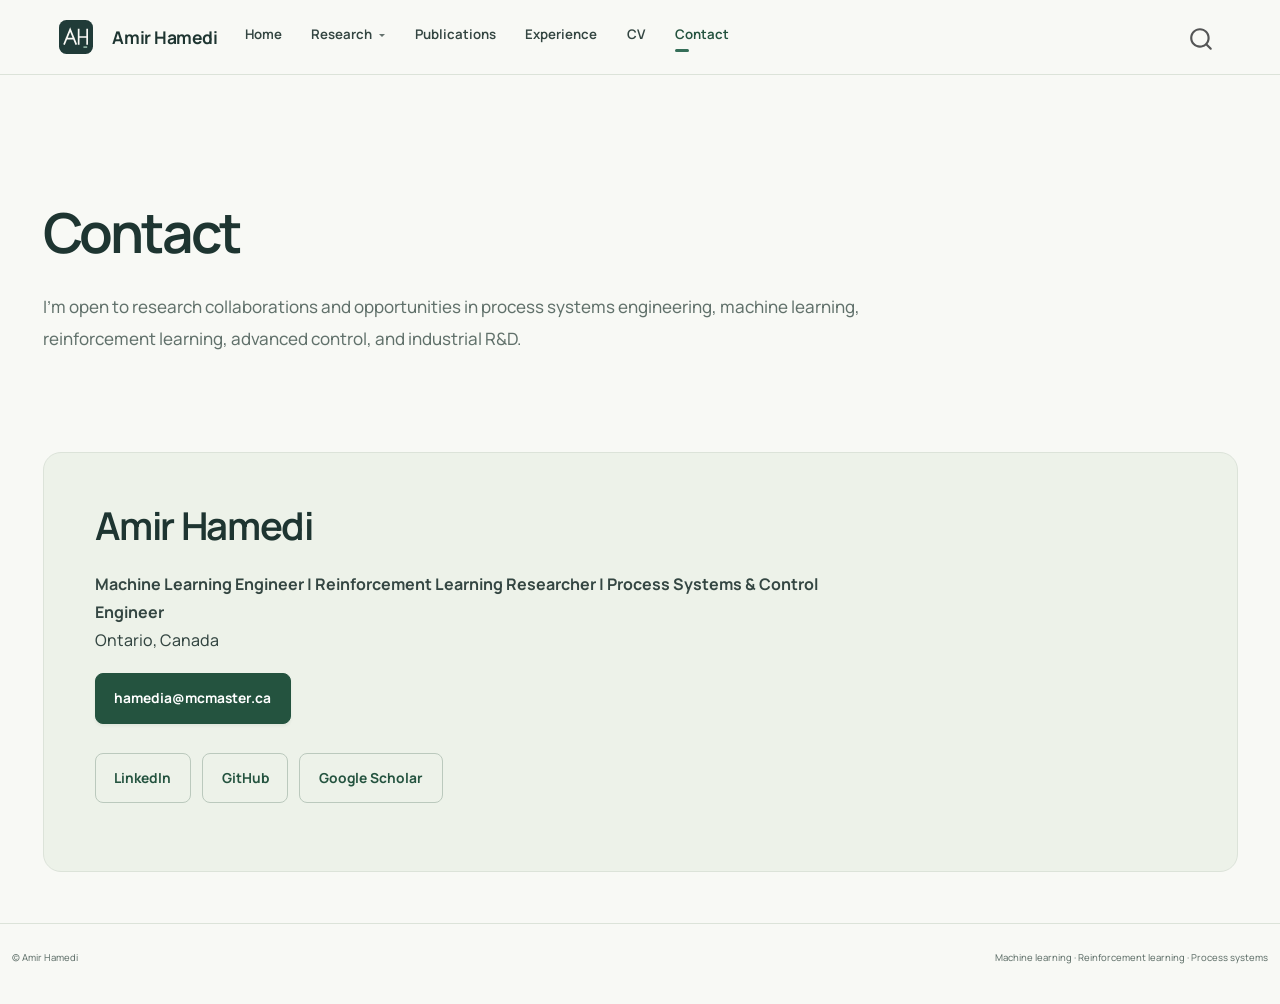
<file: contact.html>
<!DOCTYPE html>
<html xmlns="http://www.w3.org/1999/xhtml" lang="en" xml:lang="en"><head>

<meta charset="utf-8">
<meta name="generator" content="quarto-1.9.38">

<meta name="viewport" content="width=device-width, initial-scale=1.0, user-scalable=yes">

<meta name="description" content="Contact Amir Hamedi for research collaborations and engineering opportunities.">

<title>Contact — Amir Hamedi – Amir Hamedi</title>
<style>
/* Default styles provided by pandoc.
** See https://pandoc.org/MANUAL.html#variables-for-html for config info.
*/
code{white-space: pre-wrap;}
span.smallcaps{font-variant: small-caps;}
div.columns{display: flex; gap: min(4vw, 1.5em);}
div.column{flex: auto; overflow-x: auto;}
div.hanging-indent{margin-left: 1.5em; text-indent: -1.5em;}
ul.task-list{list-style: none;}
ul.task-list li input[type="checkbox"] {
  width: 0.8em;
  margin: 0 0.8em 0.2em -1em; /* quarto-specific, see https://github.com/quarto-dev/quarto-cli/issues/4556 */ 
  vertical-align: middle;
}
</style>


<script src="site_libs/quarto-nav/quarto-nav.js"></script>
<script src="site_libs/clipboard/clipboard.min.js"></script>
<script src="site_libs/quarto-search/autocomplete.umd.js"></script>
<script src="site_libs/quarto-search/fuse.min.js"></script>
<script src="site_libs/quarto-search/quarto-search.js"></script>
<meta name="quarto:offset" content="./">
<link href="./favicon.svg" rel="icon" type="image/svg+xml">
<script src="site_libs/quarto-html/quarto.js" type="module"></script>
<script src="site_libs/quarto-html/tabsets/tabsets.js" type="module"></script>
<script src="site_libs/quarto-html/popper.min.js"></script>
<script src="site_libs/quarto-html/tippy.umd.min.js"></script>
<script src="site_libs/quarto-html/anchor.min.js"></script>
<link href="site_libs/quarto-html/tippy.css" rel="stylesheet">
<link href="site_libs/quarto-html/quarto-syntax-highlighting-15634bcf2e68342d4ad2dfa704d543f6.css" rel="stylesheet" id="quarto-text-highlighting-styles">
<script src="site_libs/bootstrap/bootstrap.min.js"></script>
<link href="site_libs/bootstrap/bootstrap-icons.css" rel="stylesheet">
<link href="site_libs/bootstrap/bootstrap-f1567f6532da11e0b3c9d7d9c23d1e21.min.css" rel="stylesheet" append-hash="true" id="quarto-bootstrap" data-mode="light">
<script id="quarto-search-options" type="application/json">{
  "location": "navbar",
  "copy-button": false,
  "collapse-after": 3,
  "panel-placement": "end",
  "type": "overlay",
  "limit": 50,
  "keyboard-shortcut": [
    "f",
    "/",
    "s"
  ],
  "show-item-context": false,
  "language": {
    "search-no-results-text": "No results",
    "search-matching-documents-text": "matching documents",
    "search-copy-link-title": "Copy link to search",
    "search-hide-matches-text": "Hide additional matches",
    "search-more-match-text": "more match in this document",
    "search-more-matches-text": "more matches in this document",
    "search-clear-button-title": "Clear",
    "search-text-placeholder": "",
    "search-detached-cancel-button-title": "Cancel",
    "search-submit-button-title": "Submit",
    "search-label": "Search"
  }
}</script>


<link rel="stylesheet" href="styles.css">
<link rel="stylesheet" href="modern.css">
<meta property="og:title" content="Contact — Amir Hamedi">
<meta property="og:description" content="Contact Amir Hamedi for research collaborations and engineering opportunities.">
<meta property="og:image" content="https://amirhamedi.me/assets/profile/amir-hamedi.jpg">
<meta property="og:site_name" content="Amir Hamedi">
<meta property="og:image:alt" content="Portrait of Amir Hamedi">
</head>

<body class="nav-fixed fullcontent quarto-light">

<div id="quarto-search-results"></div>
  <header id="quarto-header" class="headroom fixed-top">
    <nav class="navbar navbar-expand-lg " data-bs-theme="dark">
      <div class="navbar-container container-fluid">
      <div class="navbar-brand-container mx-auto">
    <a href="./index.html" class="navbar-brand navbar-brand-logo">
    <img src="./favicon.svg" alt="Amir Hamedi home" class="navbar-logo light-content">
    <img src="./favicon.svg" alt="Amir Hamedi home" class="navbar-logo dark-content">
    </a>
    <a class="navbar-brand" href="./index.html">
    <span class="navbar-title">Amir Hamedi</span>
    </a>
  </div>
            <div id="quarto-search" class="" title="Search"></div>
          <button class="navbar-toggler" type="button" data-bs-toggle="collapse" data-bs-target="#navbarCollapse" aria-controls="navbarCollapse" role="menu" aria-expanded="false" aria-label="Toggle navigation" onclick="if (window.quartoToggleHeadroom) { window.quartoToggleHeadroom(); }">
  <span class="navbar-toggler-icon"></span>
</button>
          <div class="collapse navbar-collapse" id="navbarCollapse">
            <ul class="navbar-nav navbar-nav-scroll me-auto">
  <li class="nav-item">
    <a class="nav-link" href="./index.html"> 
<span class="menu-text">Home</span></a>
  </li>  
  <li class="nav-item dropdown ">
    <a class="nav-link dropdown-toggle" href="#" id="nav-menu-research" role="link" data-bs-toggle="dropdown" aria-expanded="false">
 <span class="menu-text">Research</span>
    </a>
    <ul class="dropdown-menu" aria-labelledby="nav-menu-research">    
        <li>
    <a class="dropdown-item" href="./projects.html">
 <span class="dropdown-text">Research Overview</span></a>
  </li>  
        <li>
    <a class="dropdown-item" href="./research/mpc-pretrained-rl.html">
 <span class="dropdown-text">MPC-Pretrained Reinforcement Learning</span></a>
  </li>  
        <li>
    <a class="dropdown-item" href="./research/multi-channel-rl-mpc.html">
 <span class="dropdown-text">Multi-Channel RL-Assisted MPC</span></a>
  </li>  
        <li>
    <a class="dropdown-item" href="./research/stability-aware-rl.html">
 <span class="dropdown-text">Stability-Aware Reinforcement Learning</span></a>
  </li>  
        <li>
    <a class="dropdown-item" href="./research/biosmb-ph-control.html">
 <span class="dropdown-text">Reinforcement-Learning pH Control for BioSMB</span></a>
  </li>  
        <li>
    <a class="dropdown-item" href="./research/distillation-flooding.html">
 <span class="dropdown-text">Distillation Flooding Detection and Control</span></a>
  </li>  
        <li>
    <a class="dropdown-item" href="./research/finance-assistance.html">
 <span class="dropdown-text">Finance Assistance</span></a>
  </li>  
    </ul>
  </li>
  <li class="nav-item">
    <a class="nav-link" href="./publications.html"> 
<span class="menu-text">Publications</span></a>
  </li>  
  <li class="nav-item">
    <a class="nav-link" href="./experience.html"> 
<span class="menu-text">Experience</span></a>
  </li>  
  <li class="nav-item">
    <a class="nav-link" href="./cv.html"> 
<span class="menu-text">CV</span></a>
  </li>  
  <li class="nav-item">
    <a class="nav-link active" href="./contact.html" aria-current="page"> 
<span class="menu-text">Contact</span></a>
  </li>  
</ul>
          </div> <!-- /navcollapse -->
            <div class="quarto-navbar-tools">
</div>
      </div> <!-- /container-fluid -->
    </nav>
</header>
<!-- content -->
<div id="quarto-content" class="quarto-container page-columns page-rows-contents page-layout-article page-navbar">
<!-- sidebar -->
<!-- margin-sidebar -->
    
<!-- main -->
<main class="content" id="quarto-document-content"><header id="title-block-header" class="quarto-title-block"><h1 class="title display-7">Contact</h1></header>

<header id="title-block-header">


</header>


<section id="contact" class="level1 page-intro">
<h1>Contact</h1>
<p>I’m open to research collaborations and opportunities in process systems engineering, machine learning, reinforcement learning, advanced control, and industrial R&amp;D.</p>
</section>
<section id="amir-hamedi" class="level2 contact-panel">
<h2 class="anchored" data-anchor-id="amir-hamedi">Amir Hamedi</h2>
<p><strong>Machine Learning Engineer | Reinforcement Learning Researcher | Process Systems &amp; Control Engineer</strong><br>
Ontario, Canada</p>
<p><a href="mailto:hamedia@mcmaster.ca" class="button button-primary">hamedia@mcmaster.ca</a></p>
<div class="contact-links">
<p><a href="https://www.linkedin.com/in/amir-hossein-hamedi/" class="button button-secondary no-external" target="_self" rel="me">LinkedIn</a> <a href="https://github.com/amirhm10" class="button button-secondary no-external" target="_self" rel="me">GitHub</a> <a href="https://scholar.google.ca/citations?user=NS57XxEAAAAJ&amp;hl=en&amp;oi=ao" class="button button-secondary no-external" target="_self" rel="me">Google Scholar</a></p>
</div>
</section>



</main> <!-- /main -->
<script>

document.addEventListener('DOMContentLoaded', () => {

  document.querySelectorAll('[data-work-filters]').forEach(group => {

    const list = group.nextElementSibling;

    if (!list?.classList.contains('research-grid')) return;

    const cards = [...list.querySelectorAll('[data-work-category]')];

    const status = group.querySelector('[role="status"]');

    group.hidden = false;

    group.querySelectorAll('button[data-filter]').forEach(button => {

      button.addEventListener('click', () => {

        const category = button.dataset.filter;

        let visible = 0;

        cards.forEach(card => {

          card.hidden = category !== 'all' && card.dataset.workCategory !== category;

          if (!card.hidden) visible += 1;

        });

        group.querySelectorAll('button').forEach(item => item.setAttribute('aria-pressed', String(item === button)));

        status.textContent = `${visible} ${visible === 1 ? 'project' : 'projects'}`;

      });

    });

  });

});

</script>

<script id="quarto-html-after-body" type="application/javascript">
  window.document.addEventListener("DOMContentLoaded", function (event) {
    const icon = "";
    const anchorJS = new window.AnchorJS();
    anchorJS.options = {
      placement: 'right',
      icon: icon
    };
    anchorJS.add('.anchored');
    const isCodeAnnotation = (el) => {
      for (const clz of el.classList) {
        if (clz.startsWith('code-annotation-')) {                     
          return true;
        }
      }
      return false;
    }
    const onCopySuccess = function(e) {
      // button target
      const button = e.trigger;
      // don't keep focus
      button.blur();
      // flash "checked"
      button.classList.add('code-copy-button-checked');
      var currentTitle = button.getAttribute("title");
      button.setAttribute("title", "Copied!");
      let tooltip;
      if (window.bootstrap) {
        button.setAttribute("data-bs-toggle", "tooltip");
        button.setAttribute("data-bs-placement", "left");
        button.setAttribute("data-bs-title", "Copied!");
        tooltip = new bootstrap.Tooltip(button, 
          { trigger: "manual", 
            customClass: "code-copy-button-tooltip",
            offset: [0, -8]});
        tooltip.show();    
      }
      setTimeout(function() {
        if (tooltip) {
          tooltip.hide();
          button.removeAttribute("data-bs-title");
          button.removeAttribute("data-bs-toggle");
          button.removeAttribute("data-bs-placement");
        }
        button.setAttribute("title", currentTitle);
        button.classList.remove('code-copy-button-checked');
      }, 1000);
      // clear code selection
      e.clearSelection();
    }
    const getTextToCopy = function(trigger) {
      const outerScaffold = trigger.parentElement.cloneNode(true);
      const codeEl = outerScaffold.querySelector('code');
      for (const childEl of codeEl.children) {
        if (isCodeAnnotation(childEl)) {
          childEl.remove();
        }
      }
      return codeEl.innerText;
    }
    const clipboard = new window.ClipboardJS('.code-copy-button:not([data-in-quarto-modal])', {
      text: getTextToCopy
    });
    clipboard.on('success', onCopySuccess);
    if (window.document.getElementById('quarto-embedded-source-code-modal')) {
      const clipboardModal = new window.ClipboardJS('.code-copy-button[data-in-quarto-modal]', {
        text: getTextToCopy,
        container: window.document.getElementById('quarto-embedded-source-code-modal')
      });
      clipboardModal.on('success', onCopySuccess);
    }
      var localhostRegex = new RegExp(/^(?:http|https):\/\/localhost\:?[0-9]*\//);
      var mailtoRegex = new RegExp(/^mailto:/);
        var filterRegex = new RegExp("https:\/\/amirhamedi\.me");
      var isInternal = (href) => {
          return filterRegex.test(href) || localhostRegex.test(href) || mailtoRegex.test(href);
      }
      // Inspect non-navigation links and adorn them if external
     var links = window.document.querySelectorAll('a[href]:not(.nav-link):not(.navbar-brand):not(.toc-action):not(.sidebar-link):not(.sidebar-item-toggle):not(.pagination-link):not(.no-external):not([aria-hidden]):not(.dropdown-item):not(.quarto-navigation-tool):not(.about-link)');
      for (var i=0; i<links.length; i++) {
        const link = links[i];
        if (!isInternal(link.href)) {
          // undo the damage that might have been done by quarto-nav.js in the case of
          // links that we want to consider external
          if (link.dataset.originalHref !== undefined) {
            link.href = link.dataset.originalHref;
          }
            // target, if specified
            link.setAttribute("target", "_blank");
            if (link.getAttribute("rel") === null) {
              link.setAttribute("rel", "noopener");
            }
        }
      }
    function tippyHover(el, contentFn, onTriggerFn, onUntriggerFn) {
      const config = {
        allowHTML: true,
        maxWidth: 500,
        delay: 100,
        arrow: false,
        appendTo: function(el) {
            return el.parentElement;
        },
        interactive: true,
        interactiveBorder: 10,
        theme: 'quarto',
        placement: 'bottom-start',
      };
      if (contentFn) {
        config.content = contentFn;
      }
      if (onTriggerFn) {
        config.onTrigger = onTriggerFn;
      }
      if (onUntriggerFn) {
        config.onUntrigger = onUntriggerFn;
      }
      window.tippy(el, config); 
    }
    const noterefs = window.document.querySelectorAll('a[role="doc-noteref"]');
    for (var i=0; i<noterefs.length; i++) {
      const ref = noterefs[i];
      tippyHover(ref, function() {
        // use id or data attribute instead here
        let href = ref.getAttribute('data-footnote-href') || ref.getAttribute('href');
        try { href = new URL(href).hash; } catch {}
        const id = href.replace(/^#\/?/, "");
        const note = window.document.getElementById(id);
        if (note) {
          return note.innerHTML;
        } else {
          return "";
        }
      });
    }
    const xrefs = window.document.querySelectorAll('a.quarto-xref');
    const processXRef = (id, note) => {
      // Strip column container classes
      const stripColumnClz = (el) => {
        el.classList.remove("page-full", "page-columns");
        if (el.children) {
          for (const child of el.children) {
            stripColumnClz(child);
          }
        }
      }
      stripColumnClz(note)
      if (id === null || id.startsWith('sec-')) {
        // Special case sections, only their first couple elements
        const container = document.createElement("div");
        if (note.children && note.children.length > 2) {
          container.appendChild(note.children[0].cloneNode(true));
          for (let i = 1; i < note.children.length; i++) {
            const child = note.children[i];
            if (child.tagName === "P" && child.innerText === "") {
              continue;
            } else {
              container.appendChild(child.cloneNode(true));
              break;
            }
          }
          if (window.Quarto?.typesetMath) {
            window.Quarto.typesetMath(container);
          }
          return container.innerHTML
        } else {
          if (window.Quarto?.typesetMath) {
            window.Quarto.typesetMath(note);
          }
          return note.innerHTML;
        }
      } else {
        // Remove any anchor links if they are present
        const anchorLink = note.querySelector('a.anchorjs-link');
        if (anchorLink) {
          anchorLink.remove();
        }
        if (window.Quarto?.typesetMath) {
          window.Quarto.typesetMath(note);
        }
        if (note.classList.contains("callout")) {
          return note.outerHTML;
        } else {
          return note.innerHTML;
        }
      }
    }
    for (var i=0; i<xrefs.length; i++) {
      const xref = xrefs[i];
      tippyHover(xref, undefined, function(instance) {
        instance.disable();
        let url = xref.getAttribute('href');
        let hash = undefined; 
        if (url.startsWith('#')) {
          hash = url;
        } else {
          try { hash = new URL(url).hash; } catch {}
        }
        if (hash) {
          const id = hash.replace(/^#\/?/, "");
          const note = window.document.getElementById(id);
          if (note !== null) {
            try {
              const html = processXRef(id, note.cloneNode(true));
              instance.setContent(html);
            } finally {
              instance.enable();
              instance.show();
            }
          } else {
            // See if we can fetch this
            fetch(url.split('#')[0])
            .then(res => res.text())
            .then(html => {
              const parser = new DOMParser();
              const htmlDoc = parser.parseFromString(html, "text/html");
              const note = htmlDoc.getElementById(id);
              if (note !== null) {
                const html = processXRef(id, note);
                instance.setContent(html);
              } 
            }).finally(() => {
              instance.enable();
              instance.show();
            });
          }
        } else {
          // See if we can fetch a full url (with no hash to target)
          // This is a special case and we should probably do some content thinning / targeting
          fetch(url)
          .then(res => res.text())
          .then(html => {
            const parser = new DOMParser();
            const htmlDoc = parser.parseFromString(html, "text/html");
            const note = htmlDoc.querySelector('main.content');
            if (note !== null) {
              // This should only happen for chapter cross references
              // (since there is no id in the URL)
              // remove the first header
              if (note.children.length > 0 && note.children[0].tagName === "HEADER") {
                note.children[0].remove();
              }
              const html = processXRef(null, note);
              instance.setContent(html);
            } 
          }).finally(() => {
            instance.enable();
            instance.show();
          });
        }
      }, function(instance) {
      });
    }
        let selectedAnnoteEl;
        const selectorForAnnotation = ( cell, annotation) => {
          let cellAttr = 'data-code-cell="' + cell + '"';
          let lineAttr = 'data-code-annotation="' +  annotation + '"';
          const selector = 'span[' + cellAttr + '][' + lineAttr + ']';
          return selector;
        }
        const selectCodeLines = (annoteEl) => {
          const doc = window.document;
          const targetCell = annoteEl.getAttribute("data-target-cell");
          const targetAnnotation = annoteEl.getAttribute("data-target-annotation");
          const annoteSpan = window.document.querySelector(selectorForAnnotation(targetCell, targetAnnotation));
          const lines = annoteSpan.getAttribute("data-code-lines").split(",");
          const lineIds = lines.map((line) => {
            return targetCell + "-" + line;
          })
          let top = null;
          let height = null;
          let parent = null;
          if (lineIds.length > 0) {
              //compute the position of the single el (top and bottom and make a div)
              const el = window.document.getElementById(lineIds[0]);
              top = el.offsetTop;
              height = el.offsetHeight;
              parent = el.parentElement.parentElement;
            if (lineIds.length > 1) {
              const lastEl = window.document.getElementById(lineIds[lineIds.length - 1]);
              const bottom = lastEl.offsetTop + lastEl.offsetHeight;
              height = bottom - top;
            }
            if (top !== null && height !== null && parent !== null) {
              // cook up a div (if necessary) and position it 
              let div = window.document.getElementById("code-annotation-line-highlight");
              if (div === null) {
                div = window.document.createElement("div");
                div.setAttribute("id", "code-annotation-line-highlight");
                div.style.position = 'absolute';
                parent.appendChild(div);
              }
              div.style.top = top - 2 + "px";
              div.style.height = height + 4 + "px";
              div.style.left = 0;
              let gutterDiv = window.document.getElementById("code-annotation-line-highlight-gutter");
              if (gutterDiv === null) {
                gutterDiv = window.document.createElement("div");
                gutterDiv.setAttribute("id", "code-annotation-line-highlight-gutter");
                gutterDiv.style.position = 'absolute';
                const codeCell = window.document.getElementById(targetCell);
                const gutter = codeCell.querySelector('.code-annotation-gutter');
                gutter.appendChild(gutterDiv);
              }
              gutterDiv.style.top = top - 2 + "px";
              gutterDiv.style.height = height + 4 + "px";
            }
            selectedAnnoteEl = annoteEl;
          }
        };
        const unselectCodeLines = () => {
          const elementsIds = ["code-annotation-line-highlight", "code-annotation-line-highlight-gutter"];
          elementsIds.forEach((elId) => {
            const div = window.document.getElementById(elId);
            if (div) {
              div.remove();
            }
          });
          selectedAnnoteEl = undefined;
        };
          // Handle positioning of the toggle
      window.addEventListener(
        "resize",
        throttle(() => {
          elRect = undefined;
          if (selectedAnnoteEl) {
            selectCodeLines(selectedAnnoteEl);
          }
        }, 10)
      );
      function throttle(fn, ms) {
      let throttle = false;
      let timer;
        return (...args) => {
          if(!throttle) { // first call gets through
              fn.apply(this, args);
              throttle = true;
          } else { // all the others get throttled
              if(timer) clearTimeout(timer); // cancel #2
              timer = setTimeout(() => {
                fn.apply(this, args);
                timer = throttle = false;
              }, ms);
          }
        };
      }
        // Attach click handler to the DT
        const annoteDls = window.document.querySelectorAll('dt[data-target-cell]');
        for (const annoteDlNode of annoteDls) {
          annoteDlNode.addEventListener('click', (event) => {
            const clickedEl = event.target;
            if (clickedEl !== selectedAnnoteEl) {
              unselectCodeLines();
              const activeEl = window.document.querySelector('dt[data-target-cell].code-annotation-active');
              if (activeEl) {
                activeEl.classList.remove('code-annotation-active');
              }
              selectCodeLines(clickedEl);
              clickedEl.classList.add('code-annotation-active');
            } else {
              // Unselect the line
              unselectCodeLines();
              clickedEl.classList.remove('code-annotation-active');
            }
          });
        }
    const findCites = (el) => {
      const parentEl = el.parentElement;
      if (parentEl) {
        const cites = parentEl.dataset.cites;
        if (cites) {
          return {
            el,
            cites: cites.split(' ')
          };
        } else {
          return findCites(el.parentElement)
        }
      } else {
        return undefined;
      }
    };
    var bibliorefs = window.document.querySelectorAll('a[role="doc-biblioref"]');
    for (var i=0; i<bibliorefs.length; i++) {
      const ref = bibliorefs[i];
      const citeInfo = findCites(ref);
      if (citeInfo) {
        tippyHover(citeInfo.el, function() {
          var popup = window.document.createElement('div');
          citeInfo.cites.forEach(function(cite) {
            var citeDiv = window.document.createElement('div');
            citeDiv.classList.add('hanging-indent');
            citeDiv.classList.add('csl-entry');
            var biblioDiv = window.document.getElementById('ref-' + cite);
            if (biblioDiv) {
              citeDiv.innerHTML = biblioDiv.innerHTML;
            }
            popup.appendChild(citeDiv);
          });
          return popup.innerHTML;
        });
      }
    }
  });
  </script>
</div> <!-- /content -->
<footer class="footer">
  <div class="nav-footer">
    <div class="nav-footer-left">
<p>© Amir Hamedi</p>
</div>   
    <div class="nav-footer-center">
      &nbsp;
    </div>
    <div class="nav-footer-right">
<p>Machine learning · Reinforcement learning · Process systems</p>
</div>
  </div>
</footer>




</body></html>
</file>
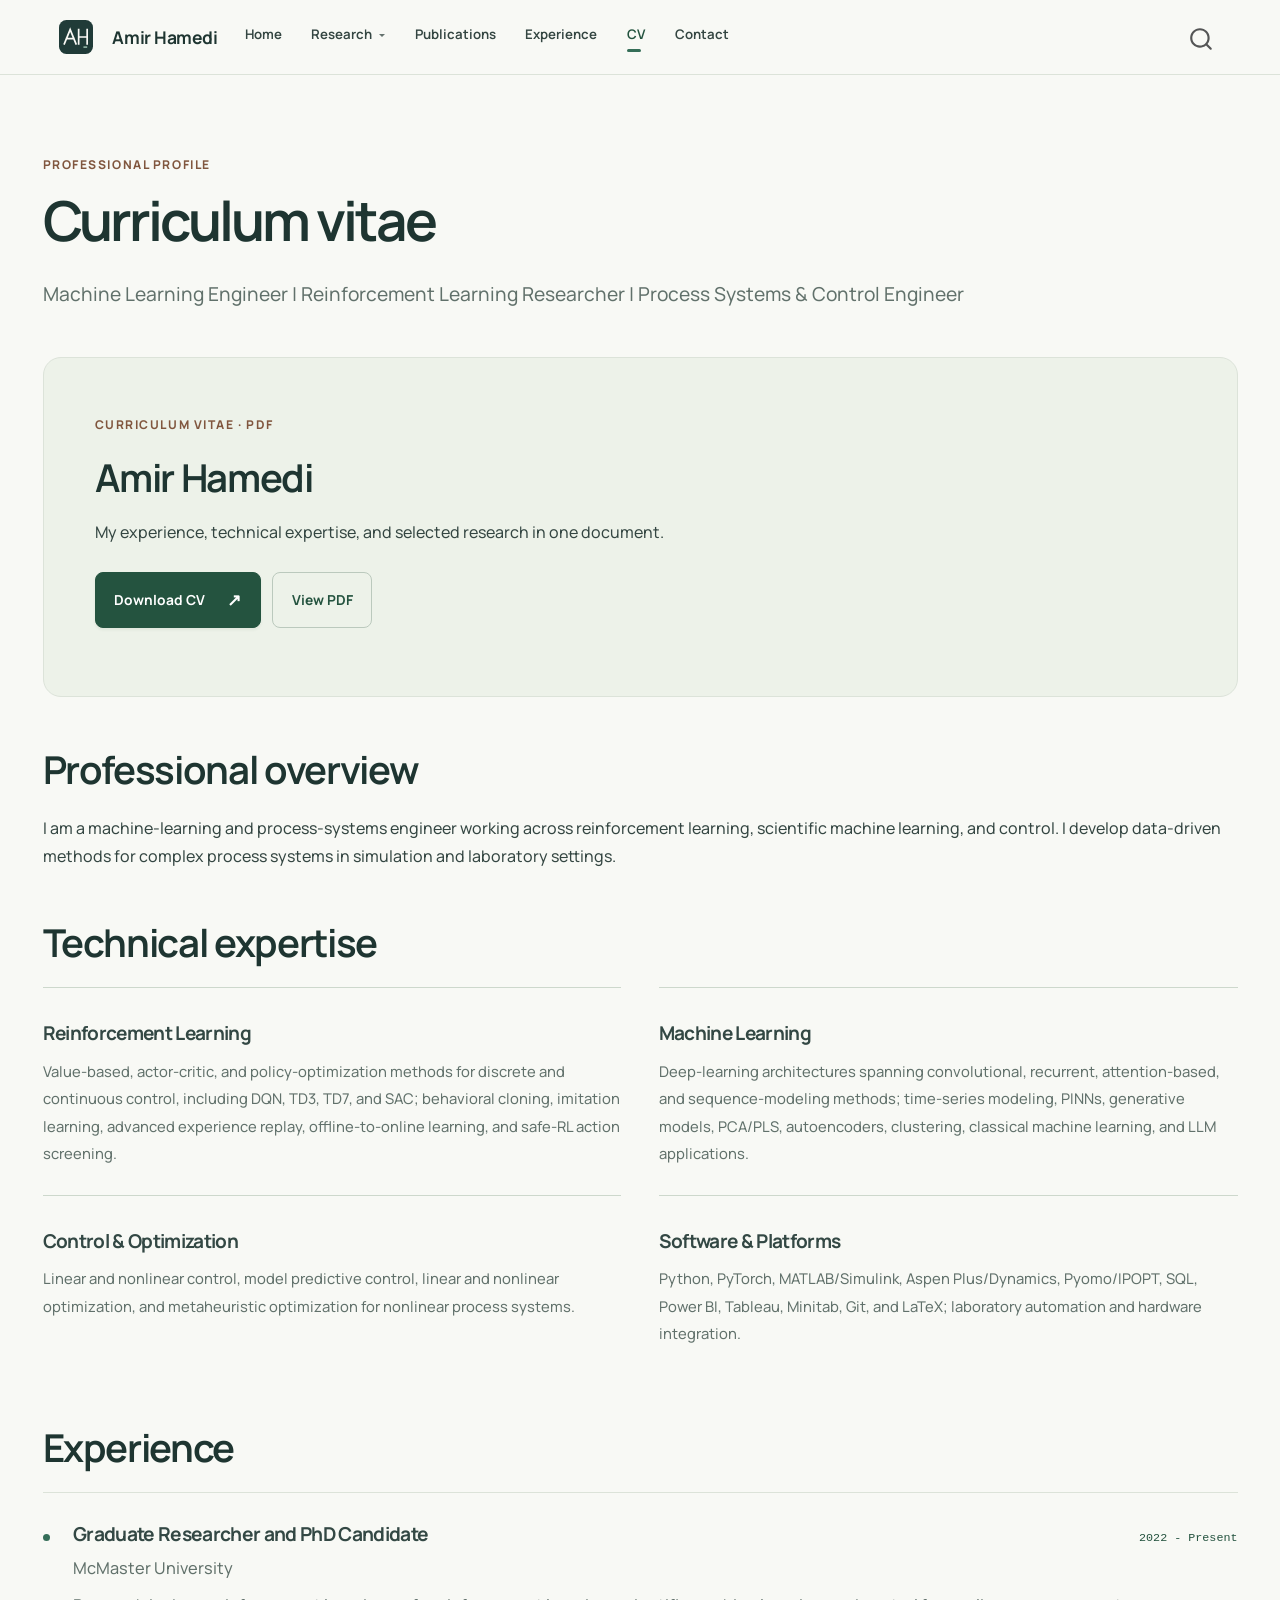
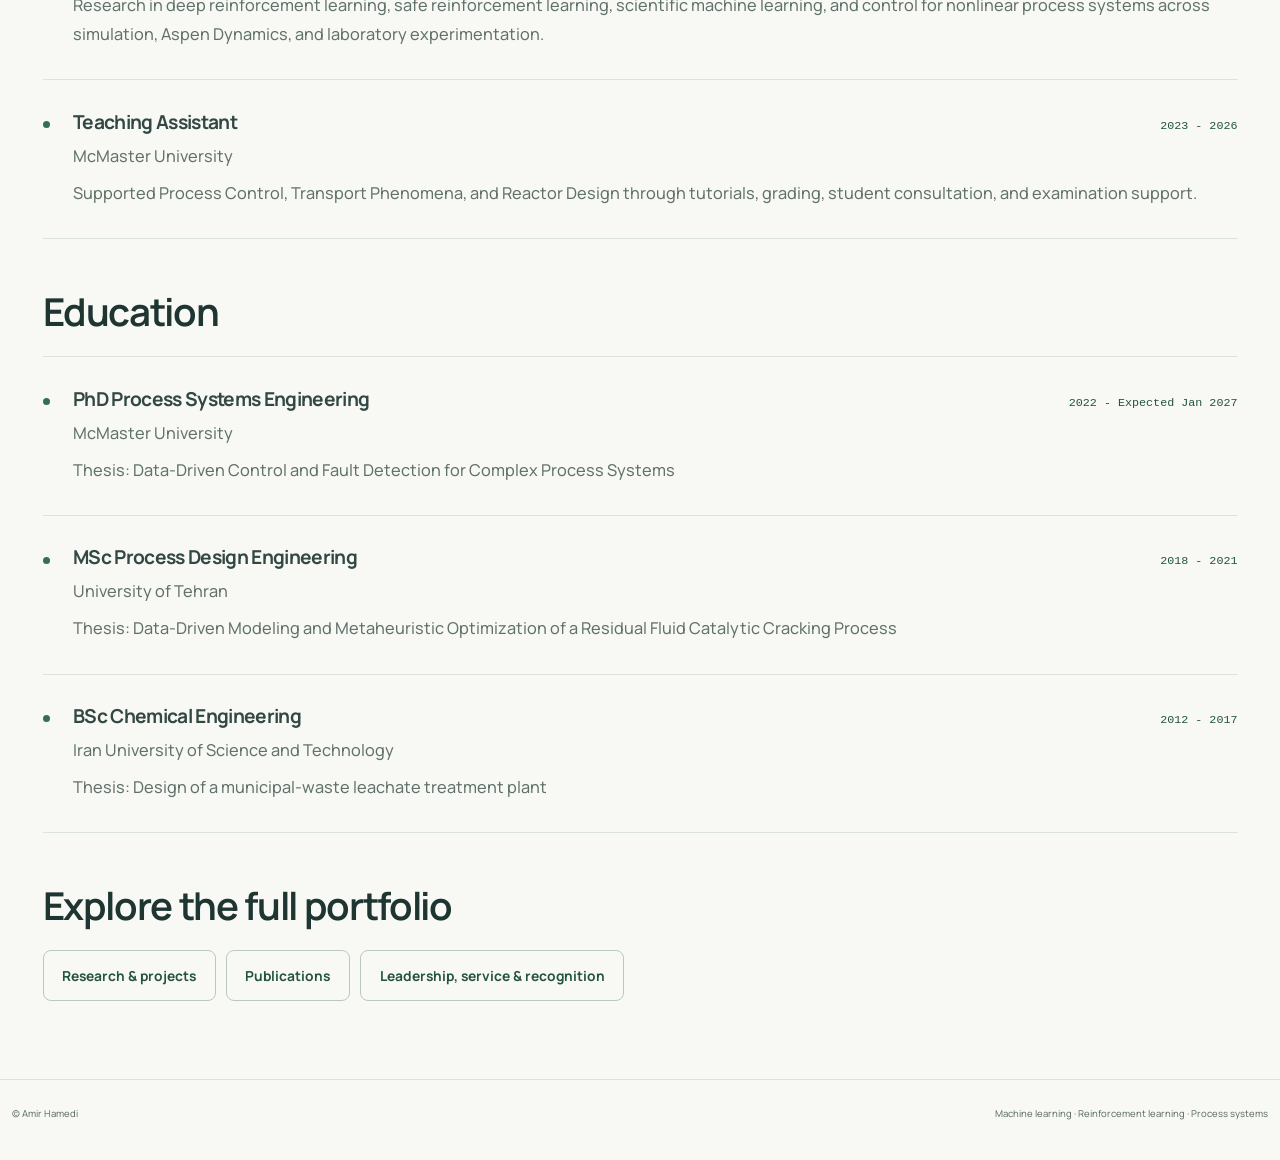
<file: cv.html>
<!DOCTYPE html>
<html xmlns="http://www.w3.org/1999/xhtml" lang="en" xml:lang="en"><head>

<meta charset="utf-8">
<meta name="generator" content="quarto-1.9.38">

<meta name="viewport" content="width=device-width, initial-scale=1.0, user-scalable=yes">

<meta name="description" content="CV and professional overview of Amir Hamedi: machine learning, reinforcement learning, and process systems engineering.">

<title>CV — Amir Hamedi – Amir Hamedi</title>
<style>
/* Default styles provided by pandoc.
** See https://pandoc.org/MANUAL.html#variables-for-html for config info.
*/
code{white-space: pre-wrap;}
span.smallcaps{font-variant: small-caps;}
div.columns{display: flex; gap: min(4vw, 1.5em);}
div.column{flex: auto; overflow-x: auto;}
div.hanging-indent{margin-left: 1.5em; text-indent: -1.5em;}
ul.task-list{list-style: none;}
ul.task-list li input[type="checkbox"] {
  width: 0.8em;
  margin: 0 0.8em 0.2em -1em; /* quarto-specific, see https://github.com/quarto-dev/quarto-cli/issues/4556 */ 
  vertical-align: middle;
}
</style>


<script src="site_libs/quarto-nav/quarto-nav.js"></script>
<script src="site_libs/clipboard/clipboard.min.js"></script>
<script src="site_libs/quarto-search/autocomplete.umd.js"></script>
<script src="site_libs/quarto-search/fuse.min.js"></script>
<script src="site_libs/quarto-search/quarto-search.js"></script>
<meta name="quarto:offset" content="./">
<link href="./favicon.svg" rel="icon" type="image/svg+xml">
<script src="site_libs/quarto-html/quarto.js" type="module"></script>
<script src="site_libs/quarto-html/tabsets/tabsets.js" type="module"></script>
<script src="site_libs/quarto-html/popper.min.js"></script>
<script src="site_libs/quarto-html/tippy.umd.min.js"></script>
<script src="site_libs/quarto-html/anchor.min.js"></script>
<link href="site_libs/quarto-html/tippy.css" rel="stylesheet">
<link href="site_libs/quarto-html/quarto-syntax-highlighting-15634bcf2e68342d4ad2dfa704d543f6.css" rel="stylesheet" id="quarto-text-highlighting-styles">
<script src="site_libs/bootstrap/bootstrap.min.js"></script>
<link href="site_libs/bootstrap/bootstrap-icons.css" rel="stylesheet">
<link href="site_libs/bootstrap/bootstrap-f1567f6532da11e0b3c9d7d9c23d1e21.min.css" rel="stylesheet" append-hash="true" id="quarto-bootstrap" data-mode="light">
<script id="quarto-search-options" type="application/json">{
  "location": "navbar",
  "copy-button": false,
  "collapse-after": 3,
  "panel-placement": "end",
  "type": "overlay",
  "limit": 50,
  "keyboard-shortcut": [
    "f",
    "/",
    "s"
  ],
  "show-item-context": false,
  "language": {
    "search-no-results-text": "No results",
    "search-matching-documents-text": "matching documents",
    "search-copy-link-title": "Copy link to search",
    "search-hide-matches-text": "Hide additional matches",
    "search-more-match-text": "more match in this document",
    "search-more-matches-text": "more matches in this document",
    "search-clear-button-title": "Clear",
    "search-text-placeholder": "",
    "search-detached-cancel-button-title": "Cancel",
    "search-submit-button-title": "Submit",
    "search-label": "Search"
  }
}</script>


<link rel="stylesheet" href="styles.css">
<link rel="stylesheet" href="modern.css">
<meta property="og:title" content="CV — Amir Hamedi">
<meta property="og:description" content="CV and professional overview of Amir Hamedi: machine learning, reinforcement learning, and process systems engineering.">
<meta property="og:image" content="https://amirhamedi.me/assets/profile/amir-hamedi.jpg">
<meta property="og:site_name" content="Amir Hamedi">
<meta property="og:image:alt" content="Portrait of Amir Hamedi">
</head>

<body class="nav-fixed fullcontent quarto-light">

<div id="quarto-search-results"></div>
  <header id="quarto-header" class="headroom fixed-top">
    <nav class="navbar navbar-expand-lg " data-bs-theme="dark">
      <div class="navbar-container container-fluid">
      <div class="navbar-brand-container mx-auto">
    <a href="./index.html" class="navbar-brand navbar-brand-logo">
    <img src="./favicon.svg" alt="Amir Hamedi home" class="navbar-logo light-content">
    <img src="./favicon.svg" alt="Amir Hamedi home" class="navbar-logo dark-content">
    </a>
    <a class="navbar-brand" href="./index.html">
    <span class="navbar-title">Amir Hamedi</span>
    </a>
  </div>
            <div id="quarto-search" class="" title="Search"></div>
          <button class="navbar-toggler" type="button" data-bs-toggle="collapse" data-bs-target="#navbarCollapse" aria-controls="navbarCollapse" role="menu" aria-expanded="false" aria-label="Toggle navigation" onclick="if (window.quartoToggleHeadroom) { window.quartoToggleHeadroom(); }">
  <span class="navbar-toggler-icon"></span>
</button>
          <div class="collapse navbar-collapse" id="navbarCollapse">
            <ul class="navbar-nav navbar-nav-scroll me-auto">
  <li class="nav-item">
    <a class="nav-link" href="./index.html"> 
<span class="menu-text">Home</span></a>
  </li>  
  <li class="nav-item dropdown ">
    <a class="nav-link dropdown-toggle" href="#" id="nav-menu-research" role="link" data-bs-toggle="dropdown" aria-expanded="false">
 <span class="menu-text">Research</span>
    </a>
    <ul class="dropdown-menu" aria-labelledby="nav-menu-research">    
        <li>
    <a class="dropdown-item" href="./projects.html">
 <span class="dropdown-text">Research Overview</span></a>
  </li>  
        <li>
    <a class="dropdown-item" href="./research/mpc-pretrained-rl.html">
 <span class="dropdown-text">MPC-Pretrained Reinforcement Learning</span></a>
  </li>  
        <li>
    <a class="dropdown-item" href="./research/multi-channel-rl-mpc.html">
 <span class="dropdown-text">Multi-Channel RL-Assisted MPC</span></a>
  </li>  
        <li>
    <a class="dropdown-item" href="./research/stability-aware-rl.html">
 <span class="dropdown-text">Stability-Aware Reinforcement Learning</span></a>
  </li>  
        <li>
    <a class="dropdown-item" href="./research/biosmb-ph-control.html">
 <span class="dropdown-text">Reinforcement-Learning pH Control for BioSMB</span></a>
  </li>  
        <li>
    <a class="dropdown-item" href="./research/distillation-flooding.html">
 <span class="dropdown-text">Distillation Flooding Detection and Control</span></a>
  </li>  
        <li>
    <a class="dropdown-item" href="./research/finance-assistance.html">
 <span class="dropdown-text">Finance Assistance</span></a>
  </li>  
    </ul>
  </li>
  <li class="nav-item">
    <a class="nav-link" href="./publications.html"> 
<span class="menu-text">Publications</span></a>
  </li>  
  <li class="nav-item">
    <a class="nav-link" href="./experience.html"> 
<span class="menu-text">Experience</span></a>
  </li>  
  <li class="nav-item">
    <a class="nav-link active" href="./cv.html" aria-current="page"> 
<span class="menu-text">CV</span></a>
  </li>  
  <li class="nav-item">
    <a class="nav-link" href="./contact.html"> 
<span class="menu-text">Contact</span></a>
  </li>  
</ul>
          </div> <!-- /navcollapse -->
            <div class="quarto-navbar-tools">
</div>
      </div> <!-- /container-fluid -->
    </nav>
</header>
<!-- content -->
<div id="quarto-content" class="quarto-container page-columns page-rows-contents page-layout-article page-navbar">
<!-- sidebar -->
<!-- margin-sidebar -->
    
<!-- main -->
<main class="content" id="quarto-document-content"><header id="title-block-header" class="quarto-title-block"><h1 class="title display-7">CV</h1></header>

<header id="title-block-header">


</header>


<div class="page-intro">
<div class="eyebrow">
<p>PROFESSIONAL PROFILE</p>
</div>
<section id="curriculum-vitae" class="level1">
<h1>Curriculum vitae</h1>
<p>Machine Learning Engineer | Reinforcement Learning Researcher | Process Systems &amp; Control Engineer</p>
</section>
</div>
<div class="download-panel">
<p><span class="project-index">CURRICULUM VITAE · PDF</span></p>
<section id="amir-hamedi" class="level2">
<h2 class="anchored" data-anchor-id="amir-hamedi">Amir Hamedi</h2>
<p>My experience, technical expertise, and selected research in one document.</p>
<div class="hero-actions">
<p><a href="files/amir-hamedi-cv.pdf" class="button button-primary" download="">Download CV</a> <a href="files/amir-hamedi-cv.pdf" class="button button-secondary">View PDF</a></p>
</div>
</section>
</div>
<section id="professional-overview" class="level2">
<h2 class="anchored" data-anchor-id="professional-overview">Professional overview</h2>
<p>I am a machine-learning and process-systems engineer working across reinforcement learning, scientific machine learning, and control. I develop data-driven methods for complex process systems in simulation and laboratory settings.</p>
</section>
<section id="technical-expertise" class="level2">
<h2 class="anchored" data-anchor-id="technical-expertise">Technical expertise</h2>
<div class="card-grid">
<section id="reinforcement-learning" class="level3 capability-card">
<h3 class="anchored" data-anchor-id="reinforcement-learning">Reinforcement Learning</h3>
<p>Value-based, actor-critic, and policy-optimization methods for discrete and continuous control, including DQN, TD3, TD7, and SAC; behavioral cloning, imitation learning, advanced experience replay, offline-to-online learning, and safe-RL action screening.</p>
</section>
<section id="machine-learning" class="level3 capability-card">
<h3 class="anchored" data-anchor-id="machine-learning">Machine Learning</h3>
<p>Deep-learning architectures spanning convolutional, recurrent, attention-based, and sequence-modeling methods; time-series modeling, PINNs, generative models, PCA/PLS, autoencoders, clustering, classical machine learning, and LLM applications.</p>
</section>
<section id="control-optimization" class="level3 capability-card">
<h3 class="anchored" data-anchor-id="control-optimization">Control &amp; Optimization</h3>
<p>Linear and nonlinear control, model predictive control, linear and nonlinear optimization, and metaheuristic optimization for nonlinear process systems.</p>
</section>
<section id="software-platforms" class="level3 capability-card">
<h3 class="anchored" data-anchor-id="software-platforms">Software &amp; Platforms</h3>
<p>Python, PyTorch, MATLAB/Simulink, Aspen Plus/Dynamics, Pyomo/IPOPT, SQL, Power BI, Tableau, Minitab, Git, and LaTeX; laboratory automation and hardware integration.</p>
</section>
</div>
</section>
<section id="experience" class="level2">
<h2 class="anchored" data-anchor-id="experience">Experience</h2>
<div class="timeline-list">

  <article class="timeline-item">
    <div class="timeline-heading">
      <h3 class="anchored">Graduate Researcher and PhD Candidate</h3>
      <span class="timeline-period">2022 - Present</span>
    </div>
    <p class="timeline-org">McMaster University</p>
    <p class="timeline-description">Research in deep reinforcement learning, safe reinforcement learning, scientific machine learning, and control for nonlinear process systems across simulation, Aspen Dynamics, and laboratory experimentation.</p>
  </article>

  <article class="timeline-item">
    <div class="timeline-heading">
      <h3 class="anchored">Teaching Assistant</h3>
      <span class="timeline-period">2023 - 2026</span>
    </div>
    <p class="timeline-org">McMaster University</p>
    <p class="timeline-description">Supported Process Control, Transport Phenomena, and Reactor Design through tutorials, grading, student consultation, and examination support.</p>
  </article>

</div>

</section>
<section id="education" class="level2">
<h2 class="anchored" data-anchor-id="education">Education</h2>
<div class="timeline-list">

  <article class="timeline-item">
    <div class="timeline-heading">
      <h3 class="anchored">PhD Process Systems Engineering</h3>
      <span class="timeline-period">2022 - Expected Jan 2027</span>
    </div>
    <p class="timeline-org">McMaster University</p>
    <p class="timeline-description">Thesis: Data-Driven Control and Fault Detection for Complex Process Systems</p>
  </article>

  <article class="timeline-item">
    <div class="timeline-heading">
      <h3 class="anchored">MSc Process Design Engineering</h3>
      <span class="timeline-period">2018 - 2021</span>
    </div>
    <p class="timeline-org">University of Tehran</p>
    <p class="timeline-description">Thesis: Data-Driven Modeling and Metaheuristic Optimization of a Residual Fluid Catalytic Cracking Process</p>
  </article>

  <article class="timeline-item">
    <div class="timeline-heading">
      <h3 class="anchored">BSc Chemical Engineering</h3>
      <span class="timeline-period">2012 - 2017</span>
    </div>
    <p class="timeline-org">Iran University of Science and Technology</p>
    <p class="timeline-description">Thesis: Design of a municipal-waste leachate treatment plant</p>
  </article>

</div>

</section>
<section id="explore-the-full-portfolio" class="level2 profile-pathways">
<h2 class="anchored" data-anchor-id="explore-the-full-portfolio">Explore the full portfolio</h2>
<p><a href="projects.html" class="button button-secondary">Research &amp; projects</a> <a href="publications.html" class="button button-secondary">Publications</a> <a href="experience.html" class="button button-secondary">Leadership, service &amp; recognition</a></p>
</section>



</main> <!-- /main -->
<script>

document.addEventListener('DOMContentLoaded', () => {

  document.querySelectorAll('[data-work-filters]').forEach(group => {

    const list = group.nextElementSibling;

    if (!list?.classList.contains('research-grid')) return;

    const cards = [...list.querySelectorAll('[data-work-category]')];

    const status = group.querySelector('[role="status"]');

    group.hidden = false;

    group.querySelectorAll('button[data-filter]').forEach(button => {

      button.addEventListener('click', () => {

        const category = button.dataset.filter;

        let visible = 0;

        cards.forEach(card => {

          card.hidden = category !== 'all' && card.dataset.workCategory !== category;

          if (!card.hidden) visible += 1;

        });

        group.querySelectorAll('button').forEach(item => item.setAttribute('aria-pressed', String(item === button)));

        status.textContent = `${visible} ${visible === 1 ? 'project' : 'projects'}`;

      });

    });

  });

});

</script>

<script id="quarto-html-after-body" type="application/javascript">
  window.document.addEventListener("DOMContentLoaded", function (event) {
    const icon = "";
    const anchorJS = new window.AnchorJS();
    anchorJS.options = {
      placement: 'right',
      icon: icon
    };
    anchorJS.add('.anchored');
    const isCodeAnnotation = (el) => {
      for (const clz of el.classList) {
        if (clz.startsWith('code-annotation-')) {                     
          return true;
        }
      }
      return false;
    }
    const onCopySuccess = function(e) {
      // button target
      const button = e.trigger;
      // don't keep focus
      button.blur();
      // flash "checked"
      button.classList.add('code-copy-button-checked');
      var currentTitle = button.getAttribute("title");
      button.setAttribute("title", "Copied!");
      let tooltip;
      if (window.bootstrap) {
        button.setAttribute("data-bs-toggle", "tooltip");
        button.setAttribute("data-bs-placement", "left");
        button.setAttribute("data-bs-title", "Copied!");
        tooltip = new bootstrap.Tooltip(button, 
          { trigger: "manual", 
            customClass: "code-copy-button-tooltip",
            offset: [0, -8]});
        tooltip.show();    
      }
      setTimeout(function() {
        if (tooltip) {
          tooltip.hide();
          button.removeAttribute("data-bs-title");
          button.removeAttribute("data-bs-toggle");
          button.removeAttribute("data-bs-placement");
        }
        button.setAttribute("title", currentTitle);
        button.classList.remove('code-copy-button-checked');
      }, 1000);
      // clear code selection
      e.clearSelection();
    }
    const getTextToCopy = function(trigger) {
      const outerScaffold = trigger.parentElement.cloneNode(true);
      const codeEl = outerScaffold.querySelector('code');
      for (const childEl of codeEl.children) {
        if (isCodeAnnotation(childEl)) {
          childEl.remove();
        }
      }
      return codeEl.innerText;
    }
    const clipboard = new window.ClipboardJS('.code-copy-button:not([data-in-quarto-modal])', {
      text: getTextToCopy
    });
    clipboard.on('success', onCopySuccess);
    if (window.document.getElementById('quarto-embedded-source-code-modal')) {
      const clipboardModal = new window.ClipboardJS('.code-copy-button[data-in-quarto-modal]', {
        text: getTextToCopy,
        container: window.document.getElementById('quarto-embedded-source-code-modal')
      });
      clipboardModal.on('success', onCopySuccess);
    }
      var localhostRegex = new RegExp(/^(?:http|https):\/\/localhost\:?[0-9]*\//);
      var mailtoRegex = new RegExp(/^mailto:/);
        var filterRegex = new RegExp("https:\/\/amirhamedi\.me");
      var isInternal = (href) => {
          return filterRegex.test(href) || localhostRegex.test(href) || mailtoRegex.test(href);
      }
      // Inspect non-navigation links and adorn them if external
     var links = window.document.querySelectorAll('a[href]:not(.nav-link):not(.navbar-brand):not(.toc-action):not(.sidebar-link):not(.sidebar-item-toggle):not(.pagination-link):not(.no-external):not([aria-hidden]):not(.dropdown-item):not(.quarto-navigation-tool):not(.about-link)');
      for (var i=0; i<links.length; i++) {
        const link = links[i];
        if (!isInternal(link.href)) {
          // undo the damage that might have been done by quarto-nav.js in the case of
          // links that we want to consider external
          if (link.dataset.originalHref !== undefined) {
            link.href = link.dataset.originalHref;
          }
            // target, if specified
            link.setAttribute("target", "_blank");
            if (link.getAttribute("rel") === null) {
              link.setAttribute("rel", "noopener");
            }
        }
      }
    function tippyHover(el, contentFn, onTriggerFn, onUntriggerFn) {
      const config = {
        allowHTML: true,
        maxWidth: 500,
        delay: 100,
        arrow: false,
        appendTo: function(el) {
            return el.parentElement;
        },
        interactive: true,
        interactiveBorder: 10,
        theme: 'quarto',
        placement: 'bottom-start',
      };
      if (contentFn) {
        config.content = contentFn;
      }
      if (onTriggerFn) {
        config.onTrigger = onTriggerFn;
      }
      if (onUntriggerFn) {
        config.onUntrigger = onUntriggerFn;
      }
      window.tippy(el, config); 
    }
    const noterefs = window.document.querySelectorAll('a[role="doc-noteref"]');
    for (var i=0; i<noterefs.length; i++) {
      const ref = noterefs[i];
      tippyHover(ref, function() {
        // use id or data attribute instead here
        let href = ref.getAttribute('data-footnote-href') || ref.getAttribute('href');
        try { href = new URL(href).hash; } catch {}
        const id = href.replace(/^#\/?/, "");
        const note = window.document.getElementById(id);
        if (note) {
          return note.innerHTML;
        } else {
          return "";
        }
      });
    }
    const xrefs = window.document.querySelectorAll('a.quarto-xref');
    const processXRef = (id, note) => {
      // Strip column container classes
      const stripColumnClz = (el) => {
        el.classList.remove("page-full", "page-columns");
        if (el.children) {
          for (const child of el.children) {
            stripColumnClz(child);
          }
        }
      }
      stripColumnClz(note)
      if (id === null || id.startsWith('sec-')) {
        // Special case sections, only their first couple elements
        const container = document.createElement("div");
        if (note.children && note.children.length > 2) {
          container.appendChild(note.children[0].cloneNode(true));
          for (let i = 1; i < note.children.length; i++) {
            const child = note.children[i];
            if (child.tagName === "P" && child.innerText === "") {
              continue;
            } else {
              container.appendChild(child.cloneNode(true));
              break;
            }
          }
          if (window.Quarto?.typesetMath) {
            window.Quarto.typesetMath(container);
          }
          return container.innerHTML
        } else {
          if (window.Quarto?.typesetMath) {
            window.Quarto.typesetMath(note);
          }
          return note.innerHTML;
        }
      } else {
        // Remove any anchor links if they are present
        const anchorLink = note.querySelector('a.anchorjs-link');
        if (anchorLink) {
          anchorLink.remove();
        }
        if (window.Quarto?.typesetMath) {
          window.Quarto.typesetMath(note);
        }
        if (note.classList.contains("callout")) {
          return note.outerHTML;
        } else {
          return note.innerHTML;
        }
      }
    }
    for (var i=0; i<xrefs.length; i++) {
      const xref = xrefs[i];
      tippyHover(xref, undefined, function(instance) {
        instance.disable();
        let url = xref.getAttribute('href');
        let hash = undefined; 
        if (url.startsWith('#')) {
          hash = url;
        } else {
          try { hash = new URL(url).hash; } catch {}
        }
        if (hash) {
          const id = hash.replace(/^#\/?/, "");
          const note = window.document.getElementById(id);
          if (note !== null) {
            try {
              const html = processXRef(id, note.cloneNode(true));
              instance.setContent(html);
            } finally {
              instance.enable();
              instance.show();
            }
          } else {
            // See if we can fetch this
            fetch(url.split('#')[0])
            .then(res => res.text())
            .then(html => {
              const parser = new DOMParser();
              const htmlDoc = parser.parseFromString(html, "text/html");
              const note = htmlDoc.getElementById(id);
              if (note !== null) {
                const html = processXRef(id, note);
                instance.setContent(html);
              } 
            }).finally(() => {
              instance.enable();
              instance.show();
            });
          }
        } else {
          // See if we can fetch a full url (with no hash to target)
          // This is a special case and we should probably do some content thinning / targeting
          fetch(url)
          .then(res => res.text())
          .then(html => {
            const parser = new DOMParser();
            const htmlDoc = parser.parseFromString(html, "text/html");
            const note = htmlDoc.querySelector('main.content');
            if (note !== null) {
              // This should only happen for chapter cross references
              // (since there is no id in the URL)
              // remove the first header
              if (note.children.length > 0 && note.children[0].tagName === "HEADER") {
                note.children[0].remove();
              }
              const html = processXRef(null, note);
              instance.setContent(html);
            } 
          }).finally(() => {
            instance.enable();
            instance.show();
          });
        }
      }, function(instance) {
      });
    }
        let selectedAnnoteEl;
        const selectorForAnnotation = ( cell, annotation) => {
          let cellAttr = 'data-code-cell="' + cell + '"';
          let lineAttr = 'data-code-annotation="' +  annotation + '"';
          const selector = 'span[' + cellAttr + '][' + lineAttr + ']';
          return selector;
        }
        const selectCodeLines = (annoteEl) => {
          const doc = window.document;
          const targetCell = annoteEl.getAttribute("data-target-cell");
          const targetAnnotation = annoteEl.getAttribute("data-target-annotation");
          const annoteSpan = window.document.querySelector(selectorForAnnotation(targetCell, targetAnnotation));
          const lines = annoteSpan.getAttribute("data-code-lines").split(",");
          const lineIds = lines.map((line) => {
            return targetCell + "-" + line;
          })
          let top = null;
          let height = null;
          let parent = null;
          if (lineIds.length > 0) {
              //compute the position of the single el (top and bottom and make a div)
              const el = window.document.getElementById(lineIds[0]);
              top = el.offsetTop;
              height = el.offsetHeight;
              parent = el.parentElement.parentElement;
            if (lineIds.length > 1) {
              const lastEl = window.document.getElementById(lineIds[lineIds.length - 1]);
              const bottom = lastEl.offsetTop + lastEl.offsetHeight;
              height = bottom - top;
            }
            if (top !== null && height !== null && parent !== null) {
              // cook up a div (if necessary) and position it 
              let div = window.document.getElementById("code-annotation-line-highlight");
              if (div === null) {
                div = window.document.createElement("div");
                div.setAttribute("id", "code-annotation-line-highlight");
                div.style.position = 'absolute';
                parent.appendChild(div);
              }
              div.style.top = top - 2 + "px";
              div.style.height = height + 4 + "px";
              div.style.left = 0;
              let gutterDiv = window.document.getElementById("code-annotation-line-highlight-gutter");
              if (gutterDiv === null) {
                gutterDiv = window.document.createElement("div");
                gutterDiv.setAttribute("id", "code-annotation-line-highlight-gutter");
                gutterDiv.style.position = 'absolute';
                const codeCell = window.document.getElementById(targetCell);
                const gutter = codeCell.querySelector('.code-annotation-gutter');
                gutter.appendChild(gutterDiv);
              }
              gutterDiv.style.top = top - 2 + "px";
              gutterDiv.style.height = height + 4 + "px";
            }
            selectedAnnoteEl = annoteEl;
          }
        };
        const unselectCodeLines = () => {
          const elementsIds = ["code-annotation-line-highlight", "code-annotation-line-highlight-gutter"];
          elementsIds.forEach((elId) => {
            const div = window.document.getElementById(elId);
            if (div) {
              div.remove();
            }
          });
          selectedAnnoteEl = undefined;
        };
          // Handle positioning of the toggle
      window.addEventListener(
        "resize",
        throttle(() => {
          elRect = undefined;
          if (selectedAnnoteEl) {
            selectCodeLines(selectedAnnoteEl);
          }
        }, 10)
      );
      function throttle(fn, ms) {
      let throttle = false;
      let timer;
        return (...args) => {
          if(!throttle) { // first call gets through
              fn.apply(this, args);
              throttle = true;
          } else { // all the others get throttled
              if(timer) clearTimeout(timer); // cancel #2
              timer = setTimeout(() => {
                fn.apply(this, args);
                timer = throttle = false;
              }, ms);
          }
        };
      }
        // Attach click handler to the DT
        const annoteDls = window.document.querySelectorAll('dt[data-target-cell]');
        for (const annoteDlNode of annoteDls) {
          annoteDlNode.addEventListener('click', (event) => {
            const clickedEl = event.target;
            if (clickedEl !== selectedAnnoteEl) {
              unselectCodeLines();
              const activeEl = window.document.querySelector('dt[data-target-cell].code-annotation-active');
              if (activeEl) {
                activeEl.classList.remove('code-annotation-active');
              }
              selectCodeLines(clickedEl);
              clickedEl.classList.add('code-annotation-active');
            } else {
              // Unselect the line
              unselectCodeLines();
              clickedEl.classList.remove('code-annotation-active');
            }
          });
        }
    const findCites = (el) => {
      const parentEl = el.parentElement;
      if (parentEl) {
        const cites = parentEl.dataset.cites;
        if (cites) {
          return {
            el,
            cites: cites.split(' ')
          };
        } else {
          return findCites(el.parentElement)
        }
      } else {
        return undefined;
      }
    };
    var bibliorefs = window.document.querySelectorAll('a[role="doc-biblioref"]');
    for (var i=0; i<bibliorefs.length; i++) {
      const ref = bibliorefs[i];
      const citeInfo = findCites(ref);
      if (citeInfo) {
        tippyHover(citeInfo.el, function() {
          var popup = window.document.createElement('div');
          citeInfo.cites.forEach(function(cite) {
            var citeDiv = window.document.createElement('div');
            citeDiv.classList.add('hanging-indent');
            citeDiv.classList.add('csl-entry');
            var biblioDiv = window.document.getElementById('ref-' + cite);
            if (biblioDiv) {
              citeDiv.innerHTML = biblioDiv.innerHTML;
            }
            popup.appendChild(citeDiv);
          });
          return popup.innerHTML;
        });
      }
    }
  });
  </script>
</div> <!-- /content -->
<footer class="footer">
  <div class="nav-footer">
    <div class="nav-footer-left">
<p>© Amir Hamedi</p>
</div>   
    <div class="nav-footer-center">
      &nbsp;
    </div>
    <div class="nav-footer-right">
<p>Machine learning · Reinforcement learning · Process systems</p>
</div>
  </div>
</footer>




</body></html>
</file>
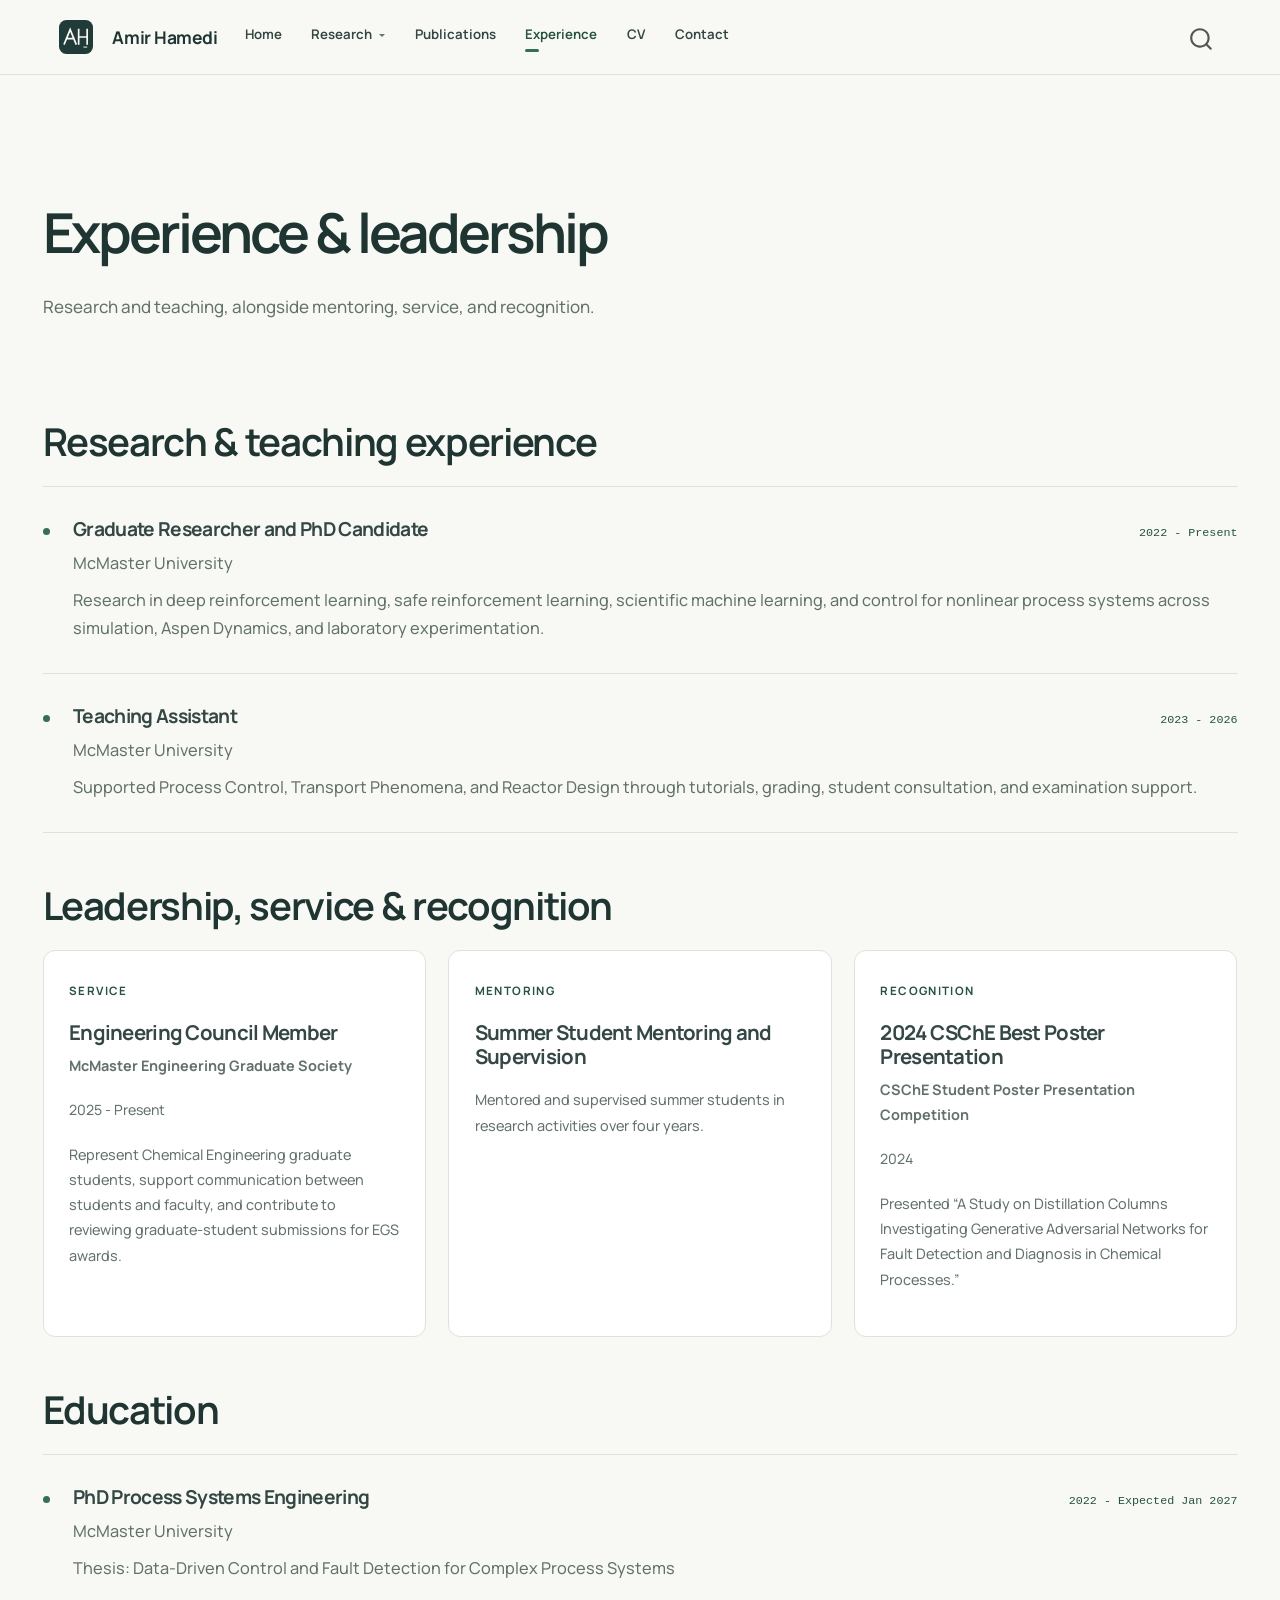
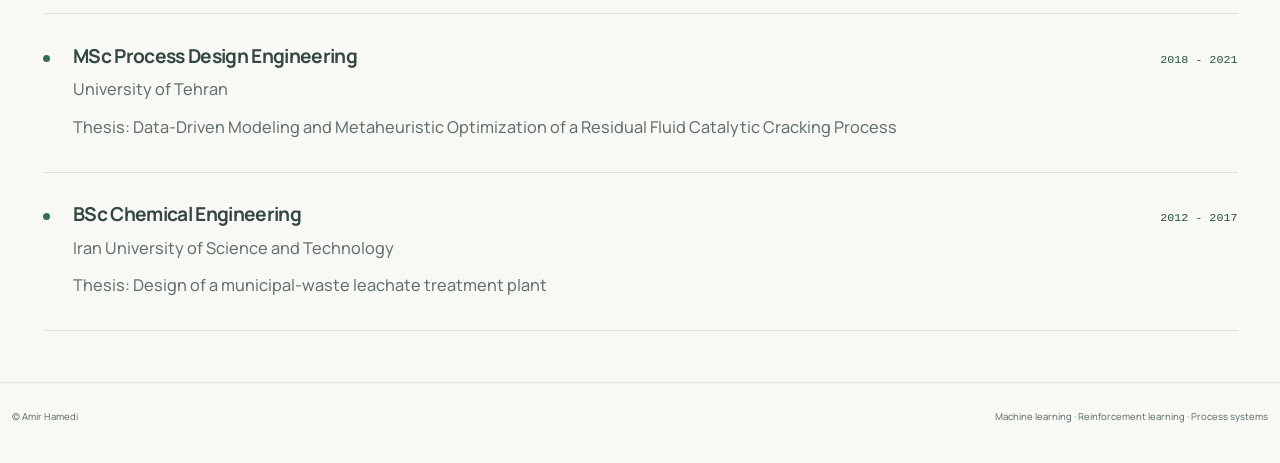
<file: experience.html>
<!DOCTYPE html>
<html xmlns="http://www.w3.org/1999/xhtml" lang="en" xml:lang="en"><head>

<meta charset="utf-8">
<meta name="generator" content="quarto-1.9.38">

<meta name="viewport" content="width=device-width, initial-scale=1.0, user-scalable=yes">

<meta name="description" content="Research, teaching, mentoring, service, recognition, and education of Amir Hamedi.">

<title>Experience &amp; Leadership — Amir Hamedi – Amir Hamedi</title>
<style>
/* Default styles provided by pandoc.
** See https://pandoc.org/MANUAL.html#variables-for-html for config info.
*/
code{white-space: pre-wrap;}
span.smallcaps{font-variant: small-caps;}
div.columns{display: flex; gap: min(4vw, 1.5em);}
div.column{flex: auto; overflow-x: auto;}
div.hanging-indent{margin-left: 1.5em; text-indent: -1.5em;}
ul.task-list{list-style: none;}
ul.task-list li input[type="checkbox"] {
  width: 0.8em;
  margin: 0 0.8em 0.2em -1em; /* quarto-specific, see https://github.com/quarto-dev/quarto-cli/issues/4556 */ 
  vertical-align: middle;
}
</style>


<script src="site_libs/quarto-nav/quarto-nav.js"></script>
<script src="site_libs/clipboard/clipboard.min.js"></script>
<script src="site_libs/quarto-search/autocomplete.umd.js"></script>
<script src="site_libs/quarto-search/fuse.min.js"></script>
<script src="site_libs/quarto-search/quarto-search.js"></script>
<meta name="quarto:offset" content="./">
<link href="./favicon.svg" rel="icon" type="image/svg+xml">
<script src="site_libs/quarto-html/quarto.js" type="module"></script>
<script src="site_libs/quarto-html/tabsets/tabsets.js" type="module"></script>
<script src="site_libs/quarto-html/popper.min.js"></script>
<script src="site_libs/quarto-html/tippy.umd.min.js"></script>
<script src="site_libs/quarto-html/anchor.min.js"></script>
<link href="site_libs/quarto-html/tippy.css" rel="stylesheet">
<link href="site_libs/quarto-html/quarto-syntax-highlighting-15634bcf2e68342d4ad2dfa704d543f6.css" rel="stylesheet" id="quarto-text-highlighting-styles">
<script src="site_libs/bootstrap/bootstrap.min.js"></script>
<link href="site_libs/bootstrap/bootstrap-icons.css" rel="stylesheet">
<link href="site_libs/bootstrap/bootstrap-f1567f6532da11e0b3c9d7d9c23d1e21.min.css" rel="stylesheet" append-hash="true" id="quarto-bootstrap" data-mode="light">
<script id="quarto-search-options" type="application/json">{
  "location": "navbar",
  "copy-button": false,
  "collapse-after": 3,
  "panel-placement": "end",
  "type": "overlay",
  "limit": 50,
  "keyboard-shortcut": [
    "f",
    "/",
    "s"
  ],
  "show-item-context": false,
  "language": {
    "search-no-results-text": "No results",
    "search-matching-documents-text": "matching documents",
    "search-copy-link-title": "Copy link to search",
    "search-hide-matches-text": "Hide additional matches",
    "search-more-match-text": "more match in this document",
    "search-more-matches-text": "more matches in this document",
    "search-clear-button-title": "Clear",
    "search-text-placeholder": "",
    "search-detached-cancel-button-title": "Cancel",
    "search-submit-button-title": "Submit",
    "search-label": "Search"
  }
}</script>


<link rel="stylesheet" href="styles.css">
<link rel="stylesheet" href="modern.css">
<meta property="og:title" content="Experience &amp; Leadership — Amir Hamedi">
<meta property="og:description" content="Research, teaching, mentoring, service, recognition, and education of Amir Hamedi.">
<meta property="og:image" content="https://amirhamedi.me/assets/profile/amir-hamedi.jpg">
<meta property="og:site_name" content="Amir Hamedi">
<meta property="og:image:alt" content="Portrait of Amir Hamedi">
</head>

<body class="nav-fixed fullcontent quarto-light">

<div id="quarto-search-results"></div>
  <header id="quarto-header" class="headroom fixed-top">
    <nav class="navbar navbar-expand-lg " data-bs-theme="dark">
      <div class="navbar-container container-fluid">
      <div class="navbar-brand-container mx-auto">
    <a href="./index.html" class="navbar-brand navbar-brand-logo">
    <img src="./favicon.svg" alt="Amir Hamedi home" class="navbar-logo light-content">
    <img src="./favicon.svg" alt="Amir Hamedi home" class="navbar-logo dark-content">
    </a>
    <a class="navbar-brand" href="./index.html">
    <span class="navbar-title">Amir Hamedi</span>
    </a>
  </div>
            <div id="quarto-search" class="" title="Search"></div>
          <button class="navbar-toggler" type="button" data-bs-toggle="collapse" data-bs-target="#navbarCollapse" aria-controls="navbarCollapse" role="menu" aria-expanded="false" aria-label="Toggle navigation" onclick="if (window.quartoToggleHeadroom) { window.quartoToggleHeadroom(); }">
  <span class="navbar-toggler-icon"></span>
</button>
          <div class="collapse navbar-collapse" id="navbarCollapse">
            <ul class="navbar-nav navbar-nav-scroll me-auto">
  <li class="nav-item">
    <a class="nav-link" href="./index.html"> 
<span class="menu-text">Home</span></a>
  </li>  
  <li class="nav-item dropdown ">
    <a class="nav-link dropdown-toggle" href="#" id="nav-menu-research" role="link" data-bs-toggle="dropdown" aria-expanded="false">
 <span class="menu-text">Research</span>
    </a>
    <ul class="dropdown-menu" aria-labelledby="nav-menu-research">    
        <li>
    <a class="dropdown-item" href="./projects.html">
 <span class="dropdown-text">Research Overview</span></a>
  </li>  
        <li>
    <a class="dropdown-item" href="./research/mpc-pretrained-rl.html">
 <span class="dropdown-text">MPC-Pretrained Reinforcement Learning</span></a>
  </li>  
        <li>
    <a class="dropdown-item" href="./research/multi-channel-rl-mpc.html">
 <span class="dropdown-text">Multi-Channel RL-Assisted MPC</span></a>
  </li>  
        <li>
    <a class="dropdown-item" href="./research/stability-aware-rl.html">
 <span class="dropdown-text">Stability-Aware Reinforcement Learning</span></a>
  </li>  
        <li>
    <a class="dropdown-item" href="./research/biosmb-ph-control.html">
 <span class="dropdown-text">Reinforcement-Learning pH Control for BioSMB</span></a>
  </li>  
        <li>
    <a class="dropdown-item" href="./research/distillation-flooding.html">
 <span class="dropdown-text">Distillation Flooding Detection and Control</span></a>
  </li>  
        <li>
    <a class="dropdown-item" href="./research/finance-assistance.html">
 <span class="dropdown-text">Finance Assistance</span></a>
  </li>  
    </ul>
  </li>
  <li class="nav-item">
    <a class="nav-link" href="./publications.html"> 
<span class="menu-text">Publications</span></a>
  </li>  
  <li class="nav-item">
    <a class="nav-link active" href="./experience.html" aria-current="page"> 
<span class="menu-text">Experience</span></a>
  </li>  
  <li class="nav-item">
    <a class="nav-link" href="./cv.html"> 
<span class="menu-text">CV</span></a>
  </li>  
  <li class="nav-item">
    <a class="nav-link" href="./contact.html"> 
<span class="menu-text">Contact</span></a>
  </li>  
</ul>
          </div> <!-- /navcollapse -->
            <div class="quarto-navbar-tools">
</div>
      </div> <!-- /container-fluid -->
    </nav>
</header>
<!-- content -->
<div id="quarto-content" class="quarto-container page-columns page-rows-contents page-layout-article page-navbar">
<!-- sidebar -->
<!-- margin-sidebar -->
    
<!-- main -->
<main class="content" id="quarto-document-content"><header id="title-block-header" class="quarto-title-block"><h1 class="title display-7">Experience &amp; Leadership</h1></header>

<header id="title-block-header">


</header>


<section id="experience-leadership" class="level1 page-intro">
<h1>Experience &amp; leadership</h1>
<p>Research and teaching, alongside mentoring, service, and recognition.</p>
</section>
<section id="research-teaching-experience" class="level2">
<h2 class="anchored" data-anchor-id="research-teaching-experience">Research &amp; teaching experience</h2>
<div class="timeline-list">

  <article class="timeline-item">
    <div class="timeline-heading">
      <h3 class="anchored">Graduate Researcher and PhD Candidate</h3>
      <span class="timeline-period">2022 - Present</span>
    </div>
    <p class="timeline-org">McMaster University</p>
    <p class="timeline-description">Research in deep reinforcement learning, safe reinforcement learning, scientific machine learning, and control for nonlinear process systems across simulation, Aspen Dynamics, and laboratory experimentation.</p>
  </article>

  <article class="timeline-item">
    <div class="timeline-heading">
      <h3 class="anchored">Teaching Assistant</h3>
      <span class="timeline-period">2023 - 2026</span>
    </div>
    <p class="timeline-org">McMaster University</p>
    <p class="timeline-description">Supported Process Control, Transport Phenomena, and Reactor Design through tutorials, grading, student consultation, and examination support.</p>
  </article>

</div>

</section>
<section id="leadership-service-recognition" class="level2">
<h2 class="anchored" data-anchor-id="leadership-service-recognition">Leadership, service &amp; recognition</h2>
<div class="activity-grid">
<div class="activity-card">
<p><span class="status-chip">SERVICE</span></p>
<section id="engineering-council-member" class="level3">
<h3 class="anchored" data-anchor-id="engineering-council-member">Engineering Council Member</h3>
<p><strong>McMaster Engineering Graduate Society</strong></p>
<p><span class="meta-line">2025 - Present</span></p>
<p>Represent Chemical Engineering graduate students, support communication between students and faculty, and contribute to reviewing graduate-student submissions for EGS awards.</p>
</section>
</div>
<div class="activity-card">
<p><span class="status-chip">MENTORING</span></p>
<section id="summer-student-mentoring-and-supervision" class="level3">
<h3 class="anchored" data-anchor-id="summer-student-mentoring-and-supervision">Summer Student Mentoring and Supervision</h3>
<p><span class="meta-line"></span></p>
<p>Mentored and supervised summer students in research activities over four years.</p>
</section>
</div>
<div class="activity-card">
<p><span class="status-chip">RECOGNITION</span></p>
<section id="csche-best-poster-presentation" class="level3">
<h3 class="anchored" data-anchor-id="csche-best-poster-presentation">2024 CSChE Best Poster Presentation</h3>
<p><strong>CSChE Student Poster Presentation Competition</strong></p>
<p><span class="meta-line">2024</span></p>
<p>Presented “A Study on Distillation Columns Investigating Generative Adversarial Networks for Fault Detection and Diagnosis in Chemical Processes.”</p>
</section>
</div>
</div>
</section>
<section id="education" class="level2">
<h2 class="anchored" data-anchor-id="education">Education</h2>
<div class="timeline-list">

  <article class="timeline-item">
    <div class="timeline-heading">
      <h3 class="anchored">PhD Process Systems Engineering</h3>
      <span class="timeline-period">2022 - Expected Jan 2027</span>
    </div>
    <p class="timeline-org">McMaster University</p>
    <p class="timeline-description">Thesis: Data-Driven Control and Fault Detection for Complex Process Systems</p>
  </article>

  <article class="timeline-item">
    <div class="timeline-heading">
      <h3 class="anchored">MSc Process Design Engineering</h3>
      <span class="timeline-period">2018 - 2021</span>
    </div>
    <p class="timeline-org">University of Tehran</p>
    <p class="timeline-description">Thesis: Data-Driven Modeling and Metaheuristic Optimization of a Residual Fluid Catalytic Cracking Process</p>
  </article>

  <article class="timeline-item">
    <div class="timeline-heading">
      <h3 class="anchored">BSc Chemical Engineering</h3>
      <span class="timeline-period">2012 - 2017</span>
    </div>
    <p class="timeline-org">Iran University of Science and Technology</p>
    <p class="timeline-description">Thesis: Design of a municipal-waste leachate treatment plant</p>
  </article>

</div>



</section>

</main> <!-- /main -->
<script>

document.addEventListener('DOMContentLoaded', () => {

  document.querySelectorAll('[data-work-filters]').forEach(group => {

    const list = group.nextElementSibling;

    if (!list?.classList.contains('research-grid')) return;

    const cards = [...list.querySelectorAll('[data-work-category]')];

    const status = group.querySelector('[role="status"]');

    group.hidden = false;

    group.querySelectorAll('button[data-filter]').forEach(button => {

      button.addEventListener('click', () => {

        const category = button.dataset.filter;

        let visible = 0;

        cards.forEach(card => {

          card.hidden = category !== 'all' && card.dataset.workCategory !== category;

          if (!card.hidden) visible += 1;

        });

        group.querySelectorAll('button').forEach(item => item.setAttribute('aria-pressed', String(item === button)));

        status.textContent = `${visible} ${visible === 1 ? 'project' : 'projects'}`;

      });

    });

  });

});

</script>

<script id="quarto-html-after-body" type="application/javascript">
  window.document.addEventListener("DOMContentLoaded", function (event) {
    const icon = "";
    const anchorJS = new window.AnchorJS();
    anchorJS.options = {
      placement: 'right',
      icon: icon
    };
    anchorJS.add('.anchored');
    const isCodeAnnotation = (el) => {
      for (const clz of el.classList) {
        if (clz.startsWith('code-annotation-')) {                     
          return true;
        }
      }
      return false;
    }
    const onCopySuccess = function(e) {
      // button target
      const button = e.trigger;
      // don't keep focus
      button.blur();
      // flash "checked"
      button.classList.add('code-copy-button-checked');
      var currentTitle = button.getAttribute("title");
      button.setAttribute("title", "Copied!");
      let tooltip;
      if (window.bootstrap) {
        button.setAttribute("data-bs-toggle", "tooltip");
        button.setAttribute("data-bs-placement", "left");
        button.setAttribute("data-bs-title", "Copied!");
        tooltip = new bootstrap.Tooltip(button, 
          { trigger: "manual", 
            customClass: "code-copy-button-tooltip",
            offset: [0, -8]});
        tooltip.show();    
      }
      setTimeout(function() {
        if (tooltip) {
          tooltip.hide();
          button.removeAttribute("data-bs-title");
          button.removeAttribute("data-bs-toggle");
          button.removeAttribute("data-bs-placement");
        }
        button.setAttribute("title", currentTitle);
        button.classList.remove('code-copy-button-checked');
      }, 1000);
      // clear code selection
      e.clearSelection();
    }
    const getTextToCopy = function(trigger) {
      const outerScaffold = trigger.parentElement.cloneNode(true);
      const codeEl = outerScaffold.querySelector('code');
      for (const childEl of codeEl.children) {
        if (isCodeAnnotation(childEl)) {
          childEl.remove();
        }
      }
      return codeEl.innerText;
    }
    const clipboard = new window.ClipboardJS('.code-copy-button:not([data-in-quarto-modal])', {
      text: getTextToCopy
    });
    clipboard.on('success', onCopySuccess);
    if (window.document.getElementById('quarto-embedded-source-code-modal')) {
      const clipboardModal = new window.ClipboardJS('.code-copy-button[data-in-quarto-modal]', {
        text: getTextToCopy,
        container: window.document.getElementById('quarto-embedded-source-code-modal')
      });
      clipboardModal.on('success', onCopySuccess);
    }
      var localhostRegex = new RegExp(/^(?:http|https):\/\/localhost\:?[0-9]*\//);
      var mailtoRegex = new RegExp(/^mailto:/);
        var filterRegex = new RegExp("https:\/\/amirhamedi\.me");
      var isInternal = (href) => {
          return filterRegex.test(href) || localhostRegex.test(href) || mailtoRegex.test(href);
      }
      // Inspect non-navigation links and adorn them if external
     var links = window.document.querySelectorAll('a[href]:not(.nav-link):not(.navbar-brand):not(.toc-action):not(.sidebar-link):not(.sidebar-item-toggle):not(.pagination-link):not(.no-external):not([aria-hidden]):not(.dropdown-item):not(.quarto-navigation-tool):not(.about-link)');
      for (var i=0; i<links.length; i++) {
        const link = links[i];
        if (!isInternal(link.href)) {
          // undo the damage that might have been done by quarto-nav.js in the case of
          // links that we want to consider external
          if (link.dataset.originalHref !== undefined) {
            link.href = link.dataset.originalHref;
          }
            // target, if specified
            link.setAttribute("target", "_blank");
            if (link.getAttribute("rel") === null) {
              link.setAttribute("rel", "noopener");
            }
        }
      }
    function tippyHover(el, contentFn, onTriggerFn, onUntriggerFn) {
      const config = {
        allowHTML: true,
        maxWidth: 500,
        delay: 100,
        arrow: false,
        appendTo: function(el) {
            return el.parentElement;
        },
        interactive: true,
        interactiveBorder: 10,
        theme: 'quarto',
        placement: 'bottom-start',
      };
      if (contentFn) {
        config.content = contentFn;
      }
      if (onTriggerFn) {
        config.onTrigger = onTriggerFn;
      }
      if (onUntriggerFn) {
        config.onUntrigger = onUntriggerFn;
      }
      window.tippy(el, config); 
    }
    const noterefs = window.document.querySelectorAll('a[role="doc-noteref"]');
    for (var i=0; i<noterefs.length; i++) {
      const ref = noterefs[i];
      tippyHover(ref, function() {
        // use id or data attribute instead here
        let href = ref.getAttribute('data-footnote-href') || ref.getAttribute('href');
        try { href = new URL(href).hash; } catch {}
        const id = href.replace(/^#\/?/, "");
        const note = window.document.getElementById(id);
        if (note) {
          return note.innerHTML;
        } else {
          return "";
        }
      });
    }
    const xrefs = window.document.querySelectorAll('a.quarto-xref');
    const processXRef = (id, note) => {
      // Strip column container classes
      const stripColumnClz = (el) => {
        el.classList.remove("page-full", "page-columns");
        if (el.children) {
          for (const child of el.children) {
            stripColumnClz(child);
          }
        }
      }
      stripColumnClz(note)
      if (id === null || id.startsWith('sec-')) {
        // Special case sections, only their first couple elements
        const container = document.createElement("div");
        if (note.children && note.children.length > 2) {
          container.appendChild(note.children[0].cloneNode(true));
          for (let i = 1; i < note.children.length; i++) {
            const child = note.children[i];
            if (child.tagName === "P" && child.innerText === "") {
              continue;
            } else {
              container.appendChild(child.cloneNode(true));
              break;
            }
          }
          if (window.Quarto?.typesetMath) {
            window.Quarto.typesetMath(container);
          }
          return container.innerHTML
        } else {
          if (window.Quarto?.typesetMath) {
            window.Quarto.typesetMath(note);
          }
          return note.innerHTML;
        }
      } else {
        // Remove any anchor links if they are present
        const anchorLink = note.querySelector('a.anchorjs-link');
        if (anchorLink) {
          anchorLink.remove();
        }
        if (window.Quarto?.typesetMath) {
          window.Quarto.typesetMath(note);
        }
        if (note.classList.contains("callout")) {
          return note.outerHTML;
        } else {
          return note.innerHTML;
        }
      }
    }
    for (var i=0; i<xrefs.length; i++) {
      const xref = xrefs[i];
      tippyHover(xref, undefined, function(instance) {
        instance.disable();
        let url = xref.getAttribute('href');
        let hash = undefined; 
        if (url.startsWith('#')) {
          hash = url;
        } else {
          try { hash = new URL(url).hash; } catch {}
        }
        if (hash) {
          const id = hash.replace(/^#\/?/, "");
          const note = window.document.getElementById(id);
          if (note !== null) {
            try {
              const html = processXRef(id, note.cloneNode(true));
              instance.setContent(html);
            } finally {
              instance.enable();
              instance.show();
            }
          } else {
            // See if we can fetch this
            fetch(url.split('#')[0])
            .then(res => res.text())
            .then(html => {
              const parser = new DOMParser();
              const htmlDoc = parser.parseFromString(html, "text/html");
              const note = htmlDoc.getElementById(id);
              if (note !== null) {
                const html = processXRef(id, note);
                instance.setContent(html);
              } 
            }).finally(() => {
              instance.enable();
              instance.show();
            });
          }
        } else {
          // See if we can fetch a full url (with no hash to target)
          // This is a special case and we should probably do some content thinning / targeting
          fetch(url)
          .then(res => res.text())
          .then(html => {
            const parser = new DOMParser();
            const htmlDoc = parser.parseFromString(html, "text/html");
            const note = htmlDoc.querySelector('main.content');
            if (note !== null) {
              // This should only happen for chapter cross references
              // (since there is no id in the URL)
              // remove the first header
              if (note.children.length > 0 && note.children[0].tagName === "HEADER") {
                note.children[0].remove();
              }
              const html = processXRef(null, note);
              instance.setContent(html);
            } 
          }).finally(() => {
            instance.enable();
            instance.show();
          });
        }
      }, function(instance) {
      });
    }
        let selectedAnnoteEl;
        const selectorForAnnotation = ( cell, annotation) => {
          let cellAttr = 'data-code-cell="' + cell + '"';
          let lineAttr = 'data-code-annotation="' +  annotation + '"';
          const selector = 'span[' + cellAttr + '][' + lineAttr + ']';
          return selector;
        }
        const selectCodeLines = (annoteEl) => {
          const doc = window.document;
          const targetCell = annoteEl.getAttribute("data-target-cell");
          const targetAnnotation = annoteEl.getAttribute("data-target-annotation");
          const annoteSpan = window.document.querySelector(selectorForAnnotation(targetCell, targetAnnotation));
          const lines = annoteSpan.getAttribute("data-code-lines").split(",");
          const lineIds = lines.map((line) => {
            return targetCell + "-" + line;
          })
          let top = null;
          let height = null;
          let parent = null;
          if (lineIds.length > 0) {
              //compute the position of the single el (top and bottom and make a div)
              const el = window.document.getElementById(lineIds[0]);
              top = el.offsetTop;
              height = el.offsetHeight;
              parent = el.parentElement.parentElement;
            if (lineIds.length > 1) {
              const lastEl = window.document.getElementById(lineIds[lineIds.length - 1]);
              const bottom = lastEl.offsetTop + lastEl.offsetHeight;
              height = bottom - top;
            }
            if (top !== null && height !== null && parent !== null) {
              // cook up a div (if necessary) and position it 
              let div = window.document.getElementById("code-annotation-line-highlight");
              if (div === null) {
                div = window.document.createElement("div");
                div.setAttribute("id", "code-annotation-line-highlight");
                div.style.position = 'absolute';
                parent.appendChild(div);
              }
              div.style.top = top - 2 + "px";
              div.style.height = height + 4 + "px";
              div.style.left = 0;
              let gutterDiv = window.document.getElementById("code-annotation-line-highlight-gutter");
              if (gutterDiv === null) {
                gutterDiv = window.document.createElement("div");
                gutterDiv.setAttribute("id", "code-annotation-line-highlight-gutter");
                gutterDiv.style.position = 'absolute';
                const codeCell = window.document.getElementById(targetCell);
                const gutter = codeCell.querySelector('.code-annotation-gutter');
                gutter.appendChild(gutterDiv);
              }
              gutterDiv.style.top = top - 2 + "px";
              gutterDiv.style.height = height + 4 + "px";
            }
            selectedAnnoteEl = annoteEl;
          }
        };
        const unselectCodeLines = () => {
          const elementsIds = ["code-annotation-line-highlight", "code-annotation-line-highlight-gutter"];
          elementsIds.forEach((elId) => {
            const div = window.document.getElementById(elId);
            if (div) {
              div.remove();
            }
          });
          selectedAnnoteEl = undefined;
        };
          // Handle positioning of the toggle
      window.addEventListener(
        "resize",
        throttle(() => {
          elRect = undefined;
          if (selectedAnnoteEl) {
            selectCodeLines(selectedAnnoteEl);
          }
        }, 10)
      );
      function throttle(fn, ms) {
      let throttle = false;
      let timer;
        return (...args) => {
          if(!throttle) { // first call gets through
              fn.apply(this, args);
              throttle = true;
          } else { // all the others get throttled
              if(timer) clearTimeout(timer); // cancel #2
              timer = setTimeout(() => {
                fn.apply(this, args);
                timer = throttle = false;
              }, ms);
          }
        };
      }
        // Attach click handler to the DT
        const annoteDls = window.document.querySelectorAll('dt[data-target-cell]');
        for (const annoteDlNode of annoteDls) {
          annoteDlNode.addEventListener('click', (event) => {
            const clickedEl = event.target;
            if (clickedEl !== selectedAnnoteEl) {
              unselectCodeLines();
              const activeEl = window.document.querySelector('dt[data-target-cell].code-annotation-active');
              if (activeEl) {
                activeEl.classList.remove('code-annotation-active');
              }
              selectCodeLines(clickedEl);
              clickedEl.classList.add('code-annotation-active');
            } else {
              // Unselect the line
              unselectCodeLines();
              clickedEl.classList.remove('code-annotation-active');
            }
          });
        }
    const findCites = (el) => {
      const parentEl = el.parentElement;
      if (parentEl) {
        const cites = parentEl.dataset.cites;
        if (cites) {
          return {
            el,
            cites: cites.split(' ')
          };
        } else {
          return findCites(el.parentElement)
        }
      } else {
        return undefined;
      }
    };
    var bibliorefs = window.document.querySelectorAll('a[role="doc-biblioref"]');
    for (var i=0; i<bibliorefs.length; i++) {
      const ref = bibliorefs[i];
      const citeInfo = findCites(ref);
      if (citeInfo) {
        tippyHover(citeInfo.el, function() {
          var popup = window.document.createElement('div');
          citeInfo.cites.forEach(function(cite) {
            var citeDiv = window.document.createElement('div');
            citeDiv.classList.add('hanging-indent');
            citeDiv.classList.add('csl-entry');
            var biblioDiv = window.document.getElementById('ref-' + cite);
            if (biblioDiv) {
              citeDiv.innerHTML = biblioDiv.innerHTML;
            }
            popup.appendChild(citeDiv);
          });
          return popup.innerHTML;
        });
      }
    }
  });
  </script>
</div> <!-- /content -->
<footer class="footer">
  <div class="nav-footer">
    <div class="nav-footer-left">
<p>© Amir Hamedi</p>
</div>   
    <div class="nav-footer-center">
      &nbsp;
    </div>
    <div class="nav-footer-right">
<p>Machine learning · Reinforcement learning · Process systems</p>
</div>
  </div>
</footer>




</body></html>
</file>
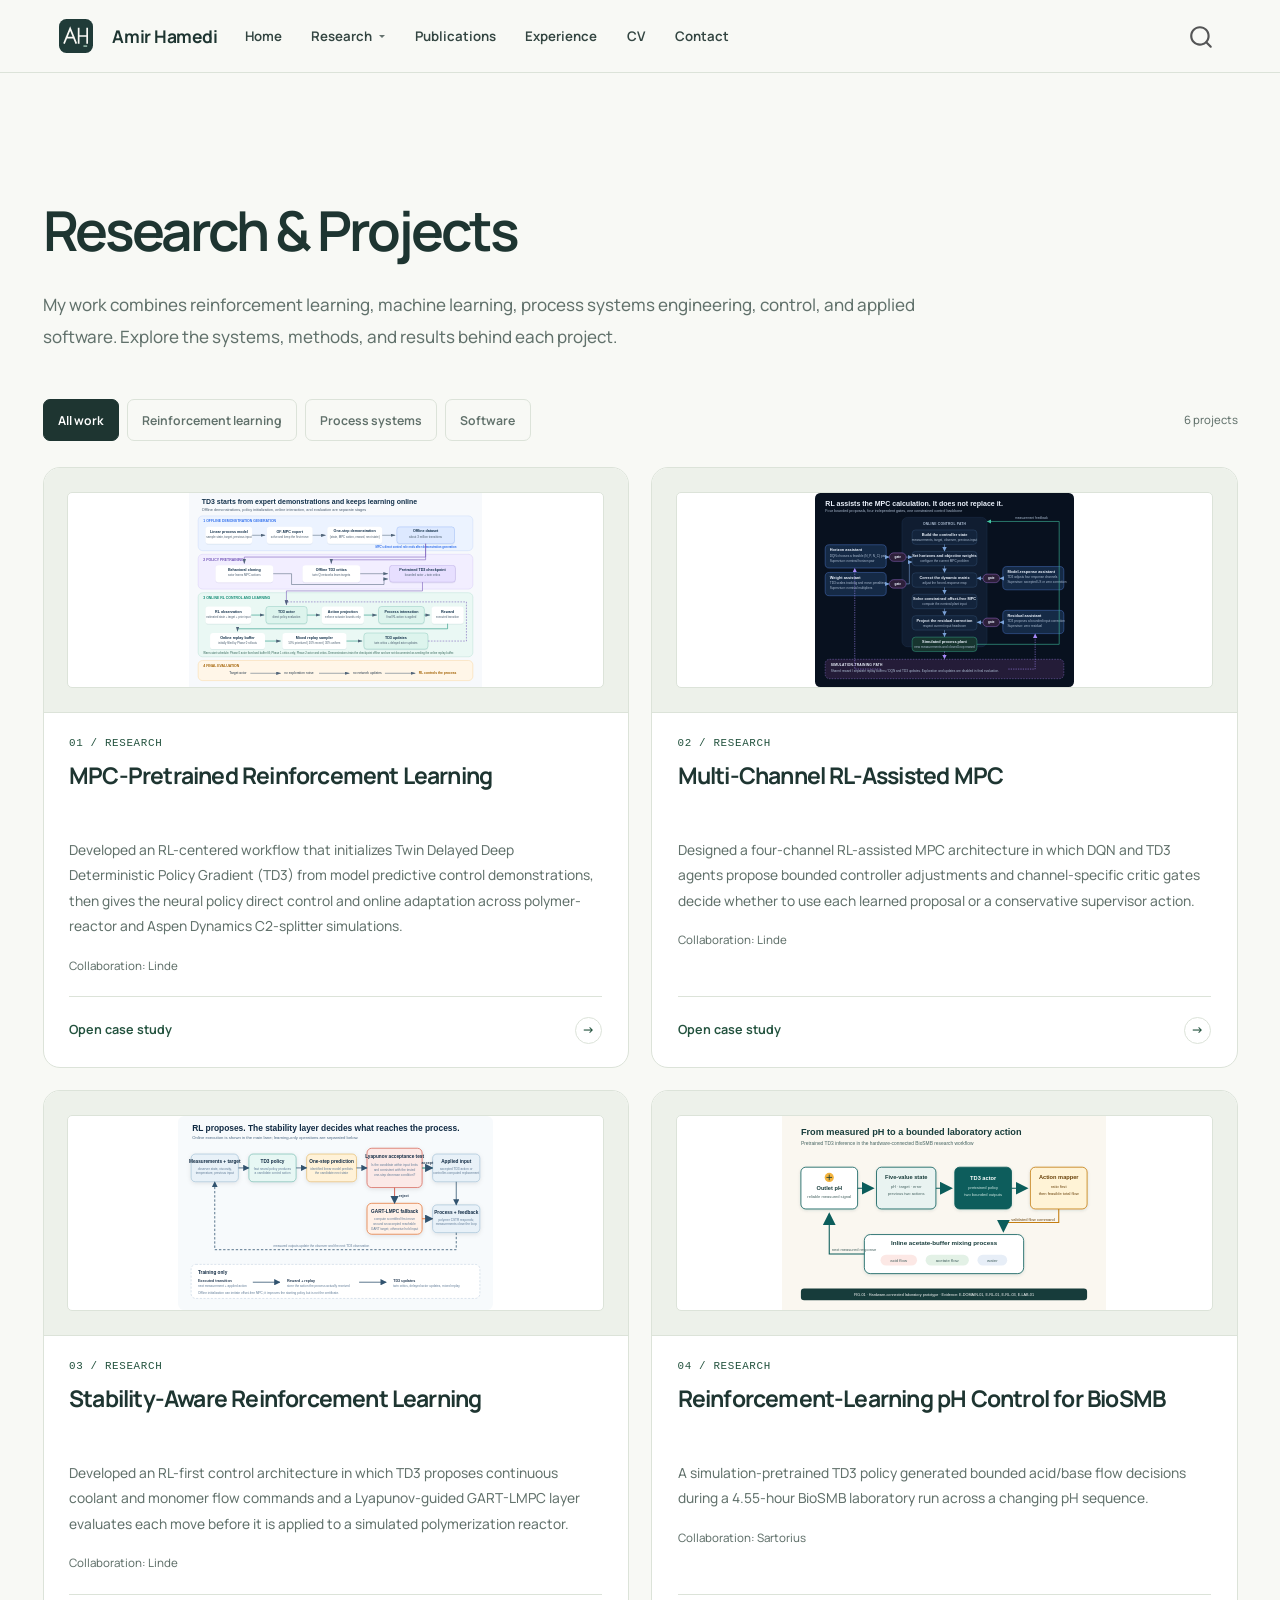
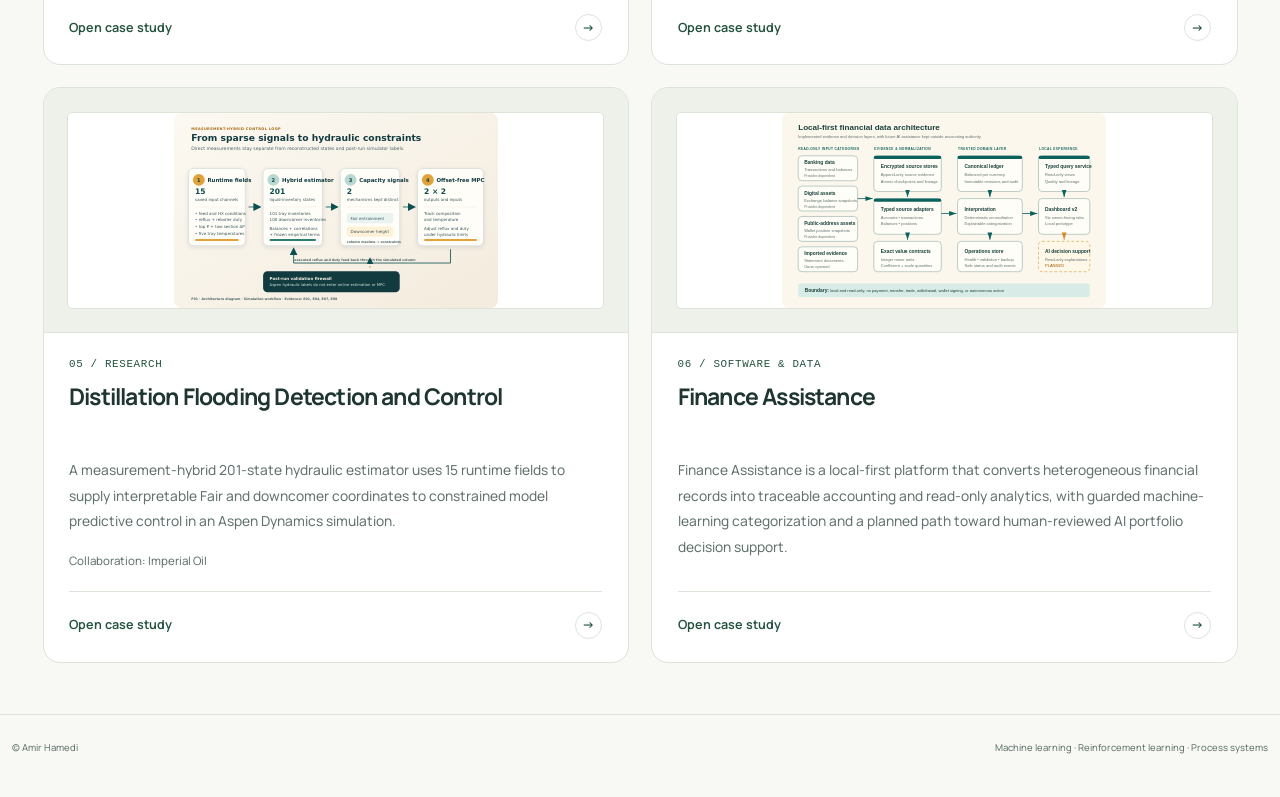
<file: projects.html>
<!DOCTYPE html>
<html xmlns="http://www.w3.org/1999/xhtml" lang="en" xml:lang="en"><head>

<meta charset="utf-8">
<meta name="generator" content="quarto-1.9.38">

<meta name="viewport" content="width=device-width, initial-scale=1.0, user-scalable=yes">

<meta name="description" content="Selected research and engineering case studies by Amir Hamedi.">

<title>Research — Amir Hamedi – Amir Hamedi</title>
<style>
/* Default styles provided by pandoc.
** See https://pandoc.org/MANUAL.html#variables-for-html for config info.
*/
code{white-space: pre-wrap;}
span.smallcaps{font-variant: small-caps;}
div.columns{display: flex; gap: min(4vw, 1.5em);}
div.column{flex: auto; overflow-x: auto;}
div.hanging-indent{margin-left: 1.5em; text-indent: -1.5em;}
ul.task-list{list-style: none;}
ul.task-list li input[type="checkbox"] {
  width: 0.8em;
  margin: 0 0.8em 0.2em -1em; /* quarto-specific, see https://github.com/quarto-dev/quarto-cli/issues/4556 */ 
  vertical-align: middle;
}
</style>


<script src="site_libs/quarto-nav/quarto-nav.js"></script>
<script src="site_libs/clipboard/clipboard.min.js"></script>
<script src="site_libs/quarto-search/autocomplete.umd.js"></script>
<script src="site_libs/quarto-search/fuse.min.js"></script>
<script src="site_libs/quarto-search/quarto-search.js"></script>
<meta name="quarto:offset" content="./">
<link href="./favicon.svg" rel="icon" type="image/svg+xml">
<script src="site_libs/quarto-html/quarto.js" type="module"></script>
<script src="site_libs/quarto-html/tabsets/tabsets.js" type="module"></script>
<script src="site_libs/quarto-html/popper.min.js"></script>
<script src="site_libs/quarto-html/tippy.umd.min.js"></script>
<script src="site_libs/quarto-html/anchor.min.js"></script>
<link href="site_libs/quarto-html/tippy.css" rel="stylesheet">
<link href="site_libs/quarto-html/quarto-syntax-highlighting-15634bcf2e68342d4ad2dfa704d543f6.css" rel="stylesheet" id="quarto-text-highlighting-styles">
<script src="site_libs/bootstrap/bootstrap.min.js"></script>
<link href="site_libs/bootstrap/bootstrap-icons.css" rel="stylesheet">
<link href="site_libs/bootstrap/bootstrap-f1567f6532da11e0b3c9d7d9c23d1e21.min.css" rel="stylesheet" append-hash="true" id="quarto-bootstrap" data-mode="light">
<script id="quarto-search-options" type="application/json">{
  "location": "navbar",
  "copy-button": false,
  "collapse-after": 3,
  "panel-placement": "end",
  "type": "overlay",
  "limit": 50,
  "keyboard-shortcut": [
    "f",
    "/",
    "s"
  ],
  "show-item-context": false,
  "language": {
    "search-no-results-text": "No results",
    "search-matching-documents-text": "matching documents",
    "search-copy-link-title": "Copy link to search",
    "search-hide-matches-text": "Hide additional matches",
    "search-more-match-text": "more match in this document",
    "search-more-matches-text": "more matches in this document",
    "search-clear-button-title": "Clear",
    "search-text-placeholder": "",
    "search-detached-cancel-button-title": "Cancel",
    "search-submit-button-title": "Submit",
    "search-label": "Search"
  }
}</script>


<link rel="stylesheet" href="styles.css">
<link rel="stylesheet" href="modern.css">
<meta property="og:title" content="Research — Amir Hamedi">
<meta property="og:description" content="Selected research and engineering case studies by Amir Hamedi.">
<meta property="og:image" content="https://amirhamedi.me/assets/projects/mpc-pretrained-rl/architecture-overview.svg">
<meta property="og:site_name" content="Amir Hamedi">
<meta property="og:image:alt" content="Four-stage diagram showing offline MPC demonstration generation, behavioral cloning and offline critic training, online TD3 control with bounded actions and mixed replay, and final evaluation without exploration or network updates. MPC is used to initialize the RL policy and is not the online controller.">
</head>

<body class="nav-fixed fullcontent quarto-light">

<div id="quarto-search-results"></div>
  <header id="quarto-header" class="headroom fixed-top">
    <nav class="navbar navbar-expand-lg " data-bs-theme="dark">
      <div class="navbar-container container-fluid">
      <div class="navbar-brand-container mx-auto">
    <a href="./index.html" class="navbar-brand navbar-brand-logo">
    <img src="./favicon.svg" alt="Amir Hamedi home" class="navbar-logo light-content">
    <img src="./favicon.svg" alt="Amir Hamedi home" class="navbar-logo dark-content">
    </a>
    <a class="navbar-brand" href="./index.html">
    <span class="navbar-title">Amir Hamedi</span>
    </a>
  </div>
            <div id="quarto-search" class="" title="Search"></div>
          <button class="navbar-toggler" type="button" data-bs-toggle="collapse" data-bs-target="#navbarCollapse" aria-controls="navbarCollapse" role="menu" aria-expanded="false" aria-label="Toggle navigation" onclick="if (window.quartoToggleHeadroom) { window.quartoToggleHeadroom(); }">
  <span class="navbar-toggler-icon"></span>
</button>
          <div class="collapse navbar-collapse" id="navbarCollapse">
            <ul class="navbar-nav navbar-nav-scroll me-auto">
  <li class="nav-item">
    <a class="nav-link" href="./index.html"> 
<span class="menu-text">Home</span></a>
  </li>  
  <li class="nav-item dropdown ">
    <a class="nav-link dropdown-toggle" href="#" id="nav-menu-research" role="link" data-bs-toggle="dropdown" aria-expanded="false">
 <span class="menu-text">Research</span>
    </a>
    <ul class="dropdown-menu" aria-labelledby="nav-menu-research">    
        <li>
    <a class="dropdown-item" href="./projects.html">
 <span class="dropdown-text">Research Overview</span></a>
  </li>  
        <li>
    <a class="dropdown-item" href="./research/mpc-pretrained-rl.html">
 <span class="dropdown-text">MPC-Pretrained Reinforcement Learning</span></a>
  </li>  
        <li>
    <a class="dropdown-item" href="./research/multi-channel-rl-mpc.html">
 <span class="dropdown-text">Multi-Channel RL-Assisted MPC</span></a>
  </li>  
        <li>
    <a class="dropdown-item" href="./research/stability-aware-rl.html">
 <span class="dropdown-text">Stability-Aware Reinforcement Learning</span></a>
  </li>  
        <li>
    <a class="dropdown-item" href="./research/biosmb-ph-control.html">
 <span class="dropdown-text">Reinforcement-Learning pH Control for BioSMB</span></a>
  </li>  
        <li>
    <a class="dropdown-item" href="./research/distillation-flooding.html">
 <span class="dropdown-text">Distillation Flooding Detection and Control</span></a>
  </li>  
        <li>
    <a class="dropdown-item" href="./research/finance-assistance.html">
 <span class="dropdown-text">Finance Assistance</span></a>
  </li>  
    </ul>
  </li>
  <li class="nav-item">
    <a class="nav-link" href="./publications.html"> 
<span class="menu-text">Publications</span></a>
  </li>  
  <li class="nav-item">
    <a class="nav-link" href="./experience.html"> 
<span class="menu-text">Experience</span></a>
  </li>  
  <li class="nav-item">
    <a class="nav-link" href="./cv.html"> 
<span class="menu-text">CV</span></a>
  </li>  
  <li class="nav-item">
    <a class="nav-link" href="./contact.html"> 
<span class="menu-text">Contact</span></a>
  </li>  
</ul>
          </div> <!-- /navcollapse -->
            <div class="quarto-navbar-tools">
</div>
      </div> <!-- /container-fluid -->
    </nav>
</header>
<!-- content -->
<div id="quarto-content" class="quarto-container page-columns page-rows-contents page-layout-article page-navbar">
<!-- sidebar -->
<!-- margin-sidebar -->
    
<!-- main -->
<main class="content" id="quarto-document-content"><header id="title-block-header" class="quarto-title-block"><h1 class="title display-7">Research &amp; Projects</h1></header>

<header id="title-block-header">


</header>


<section id="research-projects" class="level1 page-intro">
<h1>Research &amp; Projects</h1>
<p>My work combines reinforcement learning, machine learning, process systems engineering, control, and applied software. Explore the systems, methods, and results behind each project.</p>
</section>

<div class="work-filters" data-work-filters="" hidden="" aria-label="Filter projects">
  <button type="button" data-filter="all" aria-pressed="true">All work</button>
  <button type="button" data-filter="rl" aria-pressed="false">Reinforcement learning</button>
  <button type="button" data-filter="process" aria-pressed="false">Process systems</button>
  <button type="button" data-filter="software" aria-pressed="false">Software</button>
  <span role="status" aria-live="polite">6 projects</span>
</div>

<div class="research-grid">

  <article class="research-card" data-work-category="rl">
    <span class="project-index">01 / RESEARCH</span>
    <h2 class="anchored"><a href="research/mpc-pretrained-rl.html">MPC-Pretrained Reinforcement Learning</a></h2>
    
    <a class="work-preview" href="research/mpc-pretrained-rl.html" aria-label="Explore MPC-Pretrained Reinforcement Learning">
      <img src="assets/projects/mpc-pretrained-rl/architecture-overview.svg" alt="Four-stage diagram showing offline MPC demonstration generation, behavioral cloning and offline critic training, online TD3 control with bounded actions and mixed replay, and final evaluation without exploration or network updates. MPC is used to initialize the RL policy and is not the online controller." width="600" height="260" loading="lazy" decoding="async">
    </a>
    
    <p class="research-card-summary">Developed an RL-centered workflow that initializes Twin Delayed Deep Deterministic Policy Gradient (TD3) from model predictive control demonstrations, then gives the neural policy direct control and online adaptation across polymer-reactor and Aspen Dynamics C2-splitter simulations.</p>
    <p class="meta-line">Collaboration: Linde</p>
    <p class="research-card-action"><a class="card-link" href="research/mpc-pretrained-rl.html">Open case study <span aria-hidden="true">→</span></a></p>
  </article>

  <article class="research-card" data-work-category="rl">
    <span class="project-index">02 / RESEARCH</span>
    <h2 class="anchored"><a href="research/multi-channel-rl-mpc.html">Multi-Channel RL-Assisted MPC</a></h2>
    
    <a class="work-preview" href="research/multi-channel-rl-mpc.html" aria-label="Explore Multi-Channel RL-Assisted MPC">
      <img src="assets/projects/multi-channel-rl-mpc/architecture-overview.svg" alt="A vertical controller pipeline connects measurements and targets to horizon and weight configuration, dynamic-matrix correction, constrained MPC, residual projection, and a simulated process. A DQN assistant and three TD3 assistants each pass through a separate critic gate, with a dashed simulation-learning path below." width="600" height="260" loading="lazy" decoding="async">
    </a>
    
    <p class="research-card-summary">Designed a four-channel RL-assisted MPC architecture in which DQN and TD3 agents propose bounded controller adjustments and channel-specific critic gates decide whether to use each learned proposal or a conservative supervisor action.</p>
    <p class="meta-line">Collaboration: Linde</p>
    <p class="research-card-action"><a class="card-link" href="research/multi-channel-rl-mpc.html">Open case study <span aria-hidden="true">→</span></a></p>
  </article>

  <article class="research-card" data-work-category="rl">
    <span class="project-index">03 / RESEARCH</span>
    <h2 class="anchored"><a href="research/stability-aware-rl.html">Stability-Aware Reinforcement Learning</a></h2>
    
    <a class="work-preview" href="research/stability-aware-rl.html" aria-label="Explore Stability-Aware Reinforcement Learning">
      <img src="assets/projects/stability-aware-rl/architecture-overview.svg" alt="A left-to-right flow from measurements and target through TD3, one-step prediction, and a Lyapunov acceptance test. The accepted path goes to the applied input; the rejected path goes to GART-LMPC fallback before joining the applied-input path. Process feedback closes the loop, while reward, replay, and policy updates appear in a separate training-only lane." width="600" height="260" loading="lazy" decoding="async">
    </a>
    
    <p class="research-card-summary">Developed an RL-first control architecture in which TD3 proposes continuous coolant and monomer flow commands and a Lyapunov-guided GART-LMPC layer evaluates each move before it is applied to a simulated polymerization reactor.</p>
    <p class="meta-line">Collaboration: Linde</p>
    <p class="research-card-action"><a class="card-link" href="research/stability-aware-rl.html">Open case study <span aria-hidden="true">→</span></a></p>
  </article>

  <article class="research-card" data-work-category="rl">
    <span class="project-index">04 / RESEARCH</span>
    <h2 class="anchored"><a href="research/biosmb-ph-control.html">Reinforcement-Learning pH Control for BioSMB</a></h2>
    
    <a class="work-preview" href="research/biosmb-ph-control.html" aria-label="Explore Reinforcement-Learning pH Control for BioSMB">
      <img src="assets/projects/biosmb-ph-control/biosmb-control-workflow.svg" alt="Diagram showing outlet pH flowing into a five-value state, then a pretrained TD3 actor, a ratio-first action mapper, and an inline acetate-buffer mixing process with acid, acetate, and water streams returning the next pH measurement." width="600" height="260" loading="lazy" decoding="async">
    </a>
    
    <p class="research-card-summary">A simulation-pretrained TD3 policy generated bounded acid/base flow decisions during a 4.55-hour BioSMB laboratory run across a changing pH sequence.</p>
    <p class="meta-line">Collaboration: Sartorius</p>
    <p class="research-card-action"><a class="card-link" href="research/biosmb-ph-control.html">Open case study <span aria-hidden="true">→</span></a></p>
  </article>

  <article class="research-card" data-work-category="process">
    <span class="project-index">05 / RESEARCH</span>
    <h2 class="anchored"><a href="research/distillation-flooding.html">Distillation Flooding Detection and Control</a></h2>
    
    <a class="work-preview" href="research/distillation-flooding.html" aria-label="Explore Distillation Flooding Detection and Control">
      <img src="assets/projects/distillation-flooding/flooding-workflow.svg" alt="Left-to-right workflow showing sparse process measurements entering a 201-state hydraulic estimator, producing two flooding coordinates for offset-free MPC, with a separate dashed path to post-run Aspen validation." width="600" height="260" loading="lazy" decoding="async">
    </a>
    
    <p class="research-card-summary">A measurement-hybrid 201-state hydraulic estimator uses 15 runtime fields to supply interpretable Fair and downcomer coordinates to constrained model predictive control in an Aspen Dynamics simulation.</p>
    <p class="meta-line">Collaboration: Imperial Oil</p>
    <p class="research-card-action"><a class="card-link" href="research/distillation-flooding.html">Open case study <span aria-hidden="true">→</span></a></p>
  </article>

  <article class="research-card" data-work-category="software">
    <span class="project-index">06 / SOFTWARE &amp; DATA</span>
    <h2 class="anchored"><a href="research/finance-assistance.html">Finance Assistance</a></h2>
    
    <a class="work-preview" href="research/finance-assistance.html" aria-label="Explore Finance Assistance">
      <img src="assets/projects/finance-assistance/platform-architecture.svg" alt="Layered architecture showing generic read-only financial inputs flowing through encrypted evidence stores and typed adapters into an exact canonical ledger, reconciliation, categorization, operations, typed queries, and Dashboard v2, with a dashed planned AI layer." width="600" height="260" loading="lazy" decoding="async">
    </a>
    
    <p class="research-card-summary">Finance Assistance is a local-first platform that converts heterogeneous financial records into traceable accounting and read-only analytics, with guarded machine-learning categorization and a planned path toward human-reviewed AI portfolio decision support.</p>
    
    <p class="research-card-action"><a class="card-link" href="research/finance-assistance.html">Open case study <span aria-hidden="true">→</span></a></p>
  </article>

</div>




</main> <!-- /main -->
<script>

document.addEventListener('DOMContentLoaded', () => {

  document.querySelectorAll('[data-work-filters]').forEach(group => {

    const list = group.nextElementSibling;

    if (!list?.classList.contains('research-grid')) return;

    const cards = [...list.querySelectorAll('[data-work-category]')];

    const status = group.querySelector('[role="status"]');

    group.hidden = false;

    group.querySelectorAll('button[data-filter]').forEach(button => {

      button.addEventListener('click', () => {

        const category = button.dataset.filter;

        let visible = 0;

        cards.forEach(card => {

          card.hidden = category !== 'all' && card.dataset.workCategory !== category;

          if (!card.hidden) visible += 1;

        });

        group.querySelectorAll('button').forEach(item => item.setAttribute('aria-pressed', String(item === button)));

        status.textContent = `${visible} ${visible === 1 ? 'project' : 'projects'}`;

      });

    });

  });

});

</script>

<script id="quarto-html-after-body" type="application/javascript">
  window.document.addEventListener("DOMContentLoaded", function (event) {
    const icon = "";
    const anchorJS = new window.AnchorJS();
    anchorJS.options = {
      placement: 'right',
      icon: icon
    };
    anchorJS.add('.anchored');
    const isCodeAnnotation = (el) => {
      for (const clz of el.classList) {
        if (clz.startsWith('code-annotation-')) {                     
          return true;
        }
      }
      return false;
    }
    const onCopySuccess = function(e) {
      // button target
      const button = e.trigger;
      // don't keep focus
      button.blur();
      // flash "checked"
      button.classList.add('code-copy-button-checked');
      var currentTitle = button.getAttribute("title");
      button.setAttribute("title", "Copied!");
      let tooltip;
      if (window.bootstrap) {
        button.setAttribute("data-bs-toggle", "tooltip");
        button.setAttribute("data-bs-placement", "left");
        button.setAttribute("data-bs-title", "Copied!");
        tooltip = new bootstrap.Tooltip(button, 
          { trigger: "manual", 
            customClass: "code-copy-button-tooltip",
            offset: [0, -8]});
        tooltip.show();    
      }
      setTimeout(function() {
        if (tooltip) {
          tooltip.hide();
          button.removeAttribute("data-bs-title");
          button.removeAttribute("data-bs-toggle");
          button.removeAttribute("data-bs-placement");
        }
        button.setAttribute("title", currentTitle);
        button.classList.remove('code-copy-button-checked');
      }, 1000);
      // clear code selection
      e.clearSelection();
    }
    const getTextToCopy = function(trigger) {
      const outerScaffold = trigger.parentElement.cloneNode(true);
      const codeEl = outerScaffold.querySelector('code');
      for (const childEl of codeEl.children) {
        if (isCodeAnnotation(childEl)) {
          childEl.remove();
        }
      }
      return codeEl.innerText;
    }
    const clipboard = new window.ClipboardJS('.code-copy-button:not([data-in-quarto-modal])', {
      text: getTextToCopy
    });
    clipboard.on('success', onCopySuccess);
    if (window.document.getElementById('quarto-embedded-source-code-modal')) {
      const clipboardModal = new window.ClipboardJS('.code-copy-button[data-in-quarto-modal]', {
        text: getTextToCopy,
        container: window.document.getElementById('quarto-embedded-source-code-modal')
      });
      clipboardModal.on('success', onCopySuccess);
    }
      var localhostRegex = new RegExp(/^(?:http|https):\/\/localhost\:?[0-9]*\//);
      var mailtoRegex = new RegExp(/^mailto:/);
        var filterRegex = new RegExp("https:\/\/amirhamedi\.me");
      var isInternal = (href) => {
          return filterRegex.test(href) || localhostRegex.test(href) || mailtoRegex.test(href);
      }
      // Inspect non-navigation links and adorn them if external
     var links = window.document.querySelectorAll('a[href]:not(.nav-link):not(.navbar-brand):not(.toc-action):not(.sidebar-link):not(.sidebar-item-toggle):not(.pagination-link):not(.no-external):not([aria-hidden]):not(.dropdown-item):not(.quarto-navigation-tool):not(.about-link)');
      for (var i=0; i<links.length; i++) {
        const link = links[i];
        if (!isInternal(link.href)) {
          // undo the damage that might have been done by quarto-nav.js in the case of
          // links that we want to consider external
          if (link.dataset.originalHref !== undefined) {
            link.href = link.dataset.originalHref;
          }
            // target, if specified
            link.setAttribute("target", "_blank");
            if (link.getAttribute("rel") === null) {
              link.setAttribute("rel", "noopener");
            }
        }
      }
    function tippyHover(el, contentFn, onTriggerFn, onUntriggerFn) {
      const config = {
        allowHTML: true,
        maxWidth: 500,
        delay: 100,
        arrow: false,
        appendTo: function(el) {
            return el.parentElement;
        },
        interactive: true,
        interactiveBorder: 10,
        theme: 'quarto',
        placement: 'bottom-start',
      };
      if (contentFn) {
        config.content = contentFn;
      }
      if (onTriggerFn) {
        config.onTrigger = onTriggerFn;
      }
      if (onUntriggerFn) {
        config.onUntrigger = onUntriggerFn;
      }
      window.tippy(el, config); 
    }
    const noterefs = window.document.querySelectorAll('a[role="doc-noteref"]');
    for (var i=0; i<noterefs.length; i++) {
      const ref = noterefs[i];
      tippyHover(ref, function() {
        // use id or data attribute instead here
        let href = ref.getAttribute('data-footnote-href') || ref.getAttribute('href');
        try { href = new URL(href).hash; } catch {}
        const id = href.replace(/^#\/?/, "");
        const note = window.document.getElementById(id);
        if (note) {
          return note.innerHTML;
        } else {
          return "";
        }
      });
    }
    const xrefs = window.document.querySelectorAll('a.quarto-xref');
    const processXRef = (id, note) => {
      // Strip column container classes
      const stripColumnClz = (el) => {
        el.classList.remove("page-full", "page-columns");
        if (el.children) {
          for (const child of el.children) {
            stripColumnClz(child);
          }
        }
      }
      stripColumnClz(note)
      if (id === null || id.startsWith('sec-')) {
        // Special case sections, only their first couple elements
        const container = document.createElement("div");
        if (note.children && note.children.length > 2) {
          container.appendChild(note.children[0].cloneNode(true));
          for (let i = 1; i < note.children.length; i++) {
            const child = note.children[i];
            if (child.tagName === "P" && child.innerText === "") {
              continue;
            } else {
              container.appendChild(child.cloneNode(true));
              break;
            }
          }
          if (window.Quarto?.typesetMath) {
            window.Quarto.typesetMath(container);
          }
          return container.innerHTML
        } else {
          if (window.Quarto?.typesetMath) {
            window.Quarto.typesetMath(note);
          }
          return note.innerHTML;
        }
      } else {
        // Remove any anchor links if they are present
        const anchorLink = note.querySelector('a.anchorjs-link');
        if (anchorLink) {
          anchorLink.remove();
        }
        if (window.Quarto?.typesetMath) {
          window.Quarto.typesetMath(note);
        }
        if (note.classList.contains("callout")) {
          return note.outerHTML;
        } else {
          return note.innerHTML;
        }
      }
    }
    for (var i=0; i<xrefs.length; i++) {
      const xref = xrefs[i];
      tippyHover(xref, undefined, function(instance) {
        instance.disable();
        let url = xref.getAttribute('href');
        let hash = undefined; 
        if (url.startsWith('#')) {
          hash = url;
        } else {
          try { hash = new URL(url).hash; } catch {}
        }
        if (hash) {
          const id = hash.replace(/^#\/?/, "");
          const note = window.document.getElementById(id);
          if (note !== null) {
            try {
              const html = processXRef(id, note.cloneNode(true));
              instance.setContent(html);
            } finally {
              instance.enable();
              instance.show();
            }
          } else {
            // See if we can fetch this
            fetch(url.split('#')[0])
            .then(res => res.text())
            .then(html => {
              const parser = new DOMParser();
              const htmlDoc = parser.parseFromString(html, "text/html");
              const note = htmlDoc.getElementById(id);
              if (note !== null) {
                const html = processXRef(id, note);
                instance.setContent(html);
              } 
            }).finally(() => {
              instance.enable();
              instance.show();
            });
          }
        } else {
          // See if we can fetch a full url (with no hash to target)
          // This is a special case and we should probably do some content thinning / targeting
          fetch(url)
          .then(res => res.text())
          .then(html => {
            const parser = new DOMParser();
            const htmlDoc = parser.parseFromString(html, "text/html");
            const note = htmlDoc.querySelector('main.content');
            if (note !== null) {
              // This should only happen for chapter cross references
              // (since there is no id in the URL)
              // remove the first header
              if (note.children.length > 0 && note.children[0].tagName === "HEADER") {
                note.children[0].remove();
              }
              const html = processXRef(null, note);
              instance.setContent(html);
            } 
          }).finally(() => {
            instance.enable();
            instance.show();
          });
        }
      }, function(instance) {
      });
    }
        let selectedAnnoteEl;
        const selectorForAnnotation = ( cell, annotation) => {
          let cellAttr = 'data-code-cell="' + cell + '"';
          let lineAttr = 'data-code-annotation="' +  annotation + '"';
          const selector = 'span[' + cellAttr + '][' + lineAttr + ']';
          return selector;
        }
        const selectCodeLines = (annoteEl) => {
          const doc = window.document;
          const targetCell = annoteEl.getAttribute("data-target-cell");
          const targetAnnotation = annoteEl.getAttribute("data-target-annotation");
          const annoteSpan = window.document.querySelector(selectorForAnnotation(targetCell, targetAnnotation));
          const lines = annoteSpan.getAttribute("data-code-lines").split(",");
          const lineIds = lines.map((line) => {
            return targetCell + "-" + line;
          })
          let top = null;
          let height = null;
          let parent = null;
          if (lineIds.length > 0) {
              //compute the position of the single el (top and bottom and make a div)
              const el = window.document.getElementById(lineIds[0]);
              top = el.offsetTop;
              height = el.offsetHeight;
              parent = el.parentElement.parentElement;
            if (lineIds.length > 1) {
              const lastEl = window.document.getElementById(lineIds[lineIds.length - 1]);
              const bottom = lastEl.offsetTop + lastEl.offsetHeight;
              height = bottom - top;
            }
            if (top !== null && height !== null && parent !== null) {
              // cook up a div (if necessary) and position it 
              let div = window.document.getElementById("code-annotation-line-highlight");
              if (div === null) {
                div = window.document.createElement("div");
                div.setAttribute("id", "code-annotation-line-highlight");
                div.style.position = 'absolute';
                parent.appendChild(div);
              }
              div.style.top = top - 2 + "px";
              div.style.height = height + 4 + "px";
              div.style.left = 0;
              let gutterDiv = window.document.getElementById("code-annotation-line-highlight-gutter");
              if (gutterDiv === null) {
                gutterDiv = window.document.createElement("div");
                gutterDiv.setAttribute("id", "code-annotation-line-highlight-gutter");
                gutterDiv.style.position = 'absolute';
                const codeCell = window.document.getElementById(targetCell);
                const gutter = codeCell.querySelector('.code-annotation-gutter');
                gutter.appendChild(gutterDiv);
              }
              gutterDiv.style.top = top - 2 + "px";
              gutterDiv.style.height = height + 4 + "px";
            }
            selectedAnnoteEl = annoteEl;
          }
        };
        const unselectCodeLines = () => {
          const elementsIds = ["code-annotation-line-highlight", "code-annotation-line-highlight-gutter"];
          elementsIds.forEach((elId) => {
            const div = window.document.getElementById(elId);
            if (div) {
              div.remove();
            }
          });
          selectedAnnoteEl = undefined;
        };
          // Handle positioning of the toggle
      window.addEventListener(
        "resize",
        throttle(() => {
          elRect = undefined;
          if (selectedAnnoteEl) {
            selectCodeLines(selectedAnnoteEl);
          }
        }, 10)
      );
      function throttle(fn, ms) {
      let throttle = false;
      let timer;
        return (...args) => {
          if(!throttle) { // first call gets through
              fn.apply(this, args);
              throttle = true;
          } else { // all the others get throttled
              if(timer) clearTimeout(timer); // cancel #2
              timer = setTimeout(() => {
                fn.apply(this, args);
                timer = throttle = false;
              }, ms);
          }
        };
      }
        // Attach click handler to the DT
        const annoteDls = window.document.querySelectorAll('dt[data-target-cell]');
        for (const annoteDlNode of annoteDls) {
          annoteDlNode.addEventListener('click', (event) => {
            const clickedEl = event.target;
            if (clickedEl !== selectedAnnoteEl) {
              unselectCodeLines();
              const activeEl = window.document.querySelector('dt[data-target-cell].code-annotation-active');
              if (activeEl) {
                activeEl.classList.remove('code-annotation-active');
              }
              selectCodeLines(clickedEl);
              clickedEl.classList.add('code-annotation-active');
            } else {
              // Unselect the line
              unselectCodeLines();
              clickedEl.classList.remove('code-annotation-active');
            }
          });
        }
    const findCites = (el) => {
      const parentEl = el.parentElement;
      if (parentEl) {
        const cites = parentEl.dataset.cites;
        if (cites) {
          return {
            el,
            cites: cites.split(' ')
          };
        } else {
          return findCites(el.parentElement)
        }
      } else {
        return undefined;
      }
    };
    var bibliorefs = window.document.querySelectorAll('a[role="doc-biblioref"]');
    for (var i=0; i<bibliorefs.length; i++) {
      const ref = bibliorefs[i];
      const citeInfo = findCites(ref);
      if (citeInfo) {
        tippyHover(citeInfo.el, function() {
          var popup = window.document.createElement('div');
          citeInfo.cites.forEach(function(cite) {
            var citeDiv = window.document.createElement('div');
            citeDiv.classList.add('hanging-indent');
            citeDiv.classList.add('csl-entry');
            var biblioDiv = window.document.getElementById('ref-' + cite);
            if (biblioDiv) {
              citeDiv.innerHTML = biblioDiv.innerHTML;
            }
            popup.appendChild(citeDiv);
          });
          return popup.innerHTML;
        });
      }
    }
  });
  </script>
</div> <!-- /content -->
<footer class="footer">
  <div class="nav-footer">
    <div class="nav-footer-left">
<p>© Amir Hamedi</p>
</div>   
    <div class="nav-footer-center">
      &nbsp;
    </div>
    <div class="nav-footer-right">
<p>Machine learning · Reinforcement learning · Process systems</p>
</div>
  </div>
</footer>




</body></html>
</file>
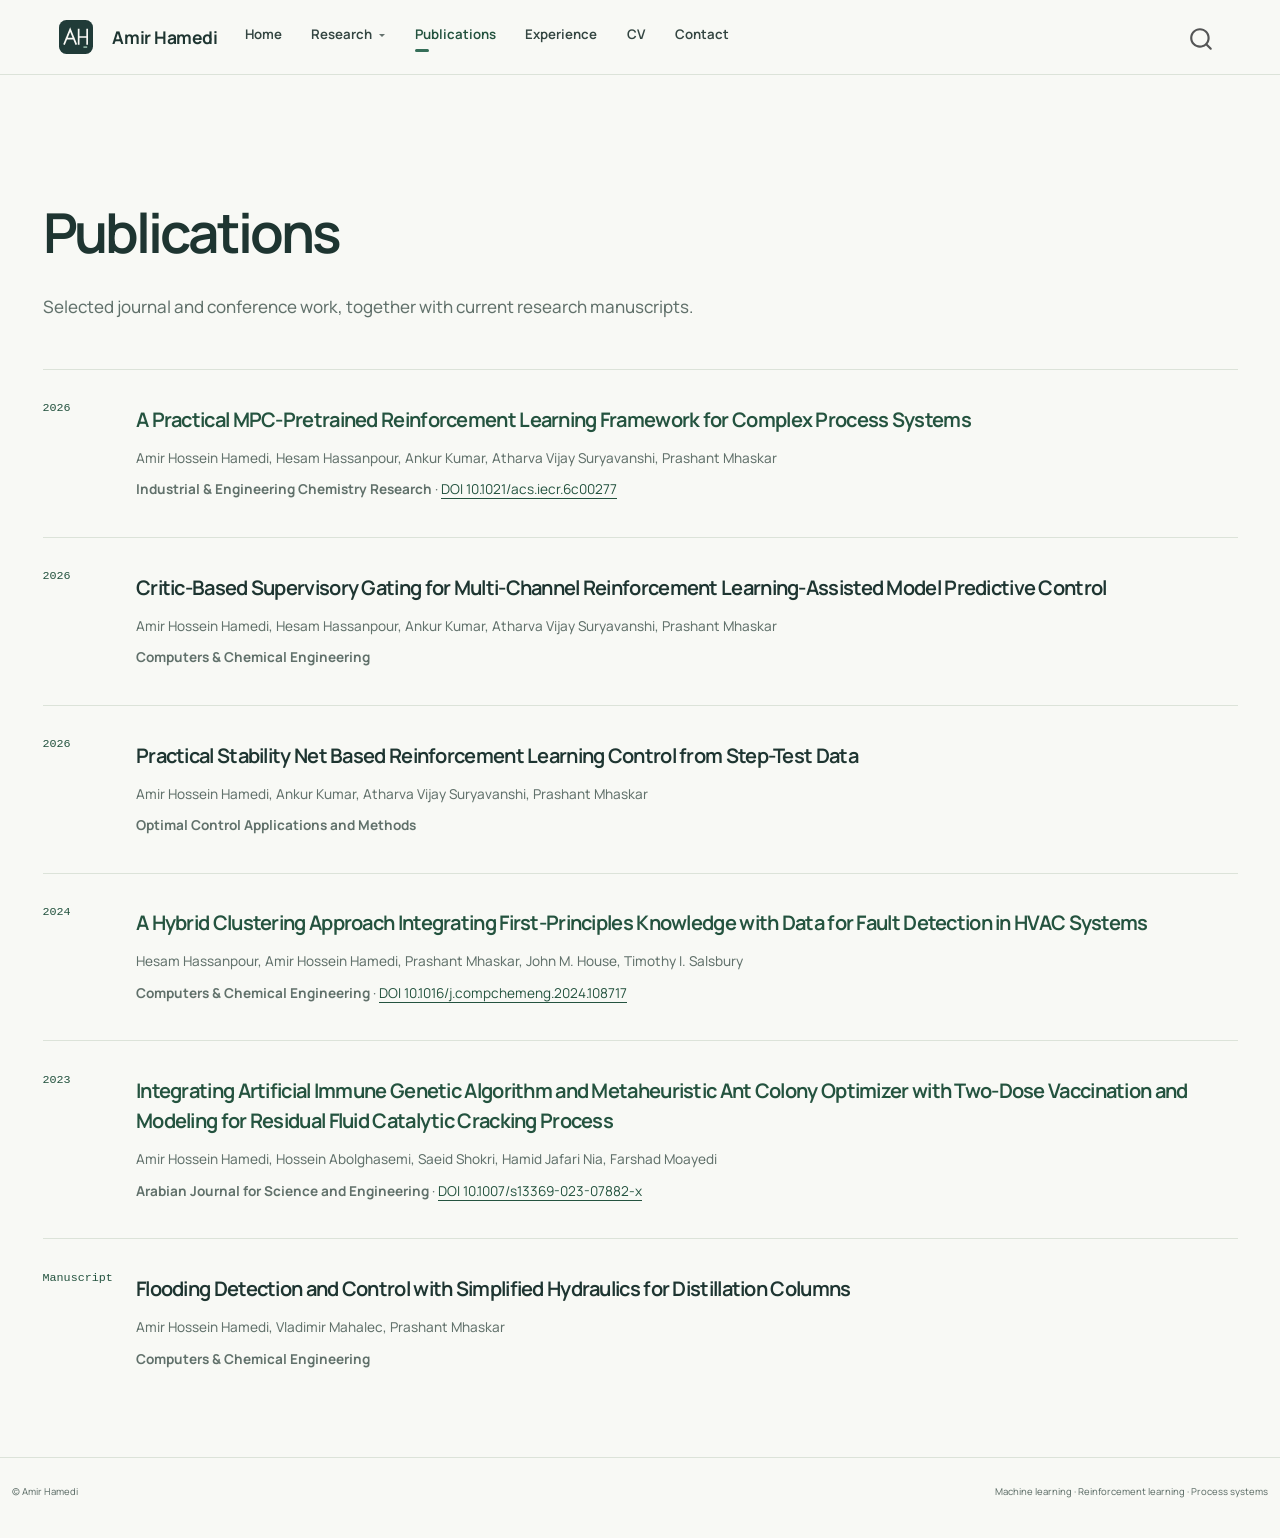
<file: publications.html>
<!DOCTYPE html>
<html xmlns="http://www.w3.org/1999/xhtml" lang="en" xml:lang="en"><head>

<meta charset="utf-8">
<meta name="generator" content="quarto-1.9.38">

<meta name="viewport" content="width=device-width, initial-scale=1.0, user-scalable=yes">

<meta name="description" content="Selected publications by Amir Hamedi.">

<title>Publications — Amir Hamedi – Amir Hamedi</title>
<style>
/* Default styles provided by pandoc.
** See https://pandoc.org/MANUAL.html#variables-for-html for config info.
*/
code{white-space: pre-wrap;}
span.smallcaps{font-variant: small-caps;}
div.columns{display: flex; gap: min(4vw, 1.5em);}
div.column{flex: auto; overflow-x: auto;}
div.hanging-indent{margin-left: 1.5em; text-indent: -1.5em;}
ul.task-list{list-style: none;}
ul.task-list li input[type="checkbox"] {
  width: 0.8em;
  margin: 0 0.8em 0.2em -1em; /* quarto-specific, see https://github.com/quarto-dev/quarto-cli/issues/4556 */ 
  vertical-align: middle;
}
</style>


<script src="site_libs/quarto-nav/quarto-nav.js"></script>
<script src="site_libs/clipboard/clipboard.min.js"></script>
<script src="site_libs/quarto-search/autocomplete.umd.js"></script>
<script src="site_libs/quarto-search/fuse.min.js"></script>
<script src="site_libs/quarto-search/quarto-search.js"></script>
<meta name="quarto:offset" content="./">
<link href="./favicon.svg" rel="icon" type="image/svg+xml">
<script src="site_libs/quarto-html/quarto.js" type="module"></script>
<script src="site_libs/quarto-html/tabsets/tabsets.js" type="module"></script>
<script src="site_libs/quarto-html/popper.min.js"></script>
<script src="site_libs/quarto-html/tippy.umd.min.js"></script>
<script src="site_libs/quarto-html/anchor.min.js"></script>
<link href="site_libs/quarto-html/tippy.css" rel="stylesheet">
<link href="site_libs/quarto-html/quarto-syntax-highlighting-15634bcf2e68342d4ad2dfa704d543f6.css" rel="stylesheet" id="quarto-text-highlighting-styles">
<script src="site_libs/bootstrap/bootstrap.min.js"></script>
<link href="site_libs/bootstrap/bootstrap-icons.css" rel="stylesheet">
<link href="site_libs/bootstrap/bootstrap-f1567f6532da11e0b3c9d7d9c23d1e21.min.css" rel="stylesheet" append-hash="true" id="quarto-bootstrap" data-mode="light">
<script id="quarto-search-options" type="application/json">{
  "location": "navbar",
  "copy-button": false,
  "collapse-after": 3,
  "panel-placement": "end",
  "type": "overlay",
  "limit": 50,
  "keyboard-shortcut": [
    "f",
    "/",
    "s"
  ],
  "show-item-context": false,
  "language": {
    "search-no-results-text": "No results",
    "search-matching-documents-text": "matching documents",
    "search-copy-link-title": "Copy link to search",
    "search-hide-matches-text": "Hide additional matches",
    "search-more-match-text": "more match in this document",
    "search-more-matches-text": "more matches in this document",
    "search-clear-button-title": "Clear",
    "search-text-placeholder": "",
    "search-detached-cancel-button-title": "Cancel",
    "search-submit-button-title": "Submit",
    "search-label": "Search"
  }
}</script>


<link rel="stylesheet" href="styles.css">
<link rel="stylesheet" href="modern.css">
<meta property="og:title" content="Publications — Amir Hamedi">
<meta property="og:description" content="Selected publications by Amir Hamedi.">
<meta property="og:image" content="https://amirhamedi.me/assets/profile/amir-hamedi.jpg">
<meta property="og:site_name" content="Amir Hamedi">
<meta property="og:image:alt" content="Portrait of Amir Hamedi">
</head>

<body class="nav-fixed fullcontent quarto-light">

<div id="quarto-search-results"></div>
  <header id="quarto-header" class="headroom fixed-top">
    <nav class="navbar navbar-expand-lg " data-bs-theme="dark">
      <div class="navbar-container container-fluid">
      <div class="navbar-brand-container mx-auto">
    <a href="./index.html" class="navbar-brand navbar-brand-logo">
    <img src="./favicon.svg" alt="Amir Hamedi home" class="navbar-logo light-content">
    <img src="./favicon.svg" alt="Amir Hamedi home" class="navbar-logo dark-content">
    </a>
    <a class="navbar-brand" href="./index.html">
    <span class="navbar-title">Amir Hamedi</span>
    </a>
  </div>
            <div id="quarto-search" class="" title="Search"></div>
          <button class="navbar-toggler" type="button" data-bs-toggle="collapse" data-bs-target="#navbarCollapse" aria-controls="navbarCollapse" role="menu" aria-expanded="false" aria-label="Toggle navigation" onclick="if (window.quartoToggleHeadroom) { window.quartoToggleHeadroom(); }">
  <span class="navbar-toggler-icon"></span>
</button>
          <div class="collapse navbar-collapse" id="navbarCollapse">
            <ul class="navbar-nav navbar-nav-scroll me-auto">
  <li class="nav-item">
    <a class="nav-link" href="./index.html"> 
<span class="menu-text">Home</span></a>
  </li>  
  <li class="nav-item dropdown ">
    <a class="nav-link dropdown-toggle" href="#" id="nav-menu-research" role="link" data-bs-toggle="dropdown" aria-expanded="false">
 <span class="menu-text">Research</span>
    </a>
    <ul class="dropdown-menu" aria-labelledby="nav-menu-research">    
        <li>
    <a class="dropdown-item" href="./projects.html">
 <span class="dropdown-text">Research Overview</span></a>
  </li>  
        <li>
    <a class="dropdown-item" href="./research/mpc-pretrained-rl.html">
 <span class="dropdown-text">MPC-Pretrained Reinforcement Learning</span></a>
  </li>  
        <li>
    <a class="dropdown-item" href="./research/multi-channel-rl-mpc.html">
 <span class="dropdown-text">Multi-Channel RL-Assisted MPC</span></a>
  </li>  
        <li>
    <a class="dropdown-item" href="./research/stability-aware-rl.html">
 <span class="dropdown-text">Stability-Aware Reinforcement Learning</span></a>
  </li>  
        <li>
    <a class="dropdown-item" href="./research/biosmb-ph-control.html">
 <span class="dropdown-text">Reinforcement-Learning pH Control for BioSMB</span></a>
  </li>  
        <li>
    <a class="dropdown-item" href="./research/distillation-flooding.html">
 <span class="dropdown-text">Distillation Flooding Detection and Control</span></a>
  </li>  
        <li>
    <a class="dropdown-item" href="./research/finance-assistance.html">
 <span class="dropdown-text">Finance Assistance</span></a>
  </li>  
    </ul>
  </li>
  <li class="nav-item">
    <a class="nav-link active" href="./publications.html" aria-current="page"> 
<span class="menu-text">Publications</span></a>
  </li>  
  <li class="nav-item">
    <a class="nav-link" href="./experience.html"> 
<span class="menu-text">Experience</span></a>
  </li>  
  <li class="nav-item">
    <a class="nav-link" href="./cv.html"> 
<span class="menu-text">CV</span></a>
  </li>  
  <li class="nav-item">
    <a class="nav-link" href="./contact.html"> 
<span class="menu-text">Contact</span></a>
  </li>  
</ul>
          </div> <!-- /navcollapse -->
            <div class="quarto-navbar-tools">
</div>
      </div> <!-- /container-fluid -->
    </nav>
</header>
<!-- content -->
<div id="quarto-content" class="quarto-container page-columns page-rows-contents page-layout-article page-navbar">
<!-- sidebar -->
<!-- margin-sidebar -->
    
<!-- main -->
<main class="content" id="quarto-document-content"><header id="title-block-header" class="quarto-title-block"><h1 class="title display-7">Publications</h1></header>

<header id="title-block-header">


</header>


<section id="publications" class="level1 page-intro">
<h1>Publications</h1>
<p>Selected journal and conference work, together with current research manuscripts.</p>
</section>
<div class="publication-detail">
<p><span class="publication-year">2026</span></p>
<section id="a-practical-mpc-pretrained-reinforcement-learning-framework-for-complex-process-systems" class="level2">
<h2 class="anchored" data-anchor-id="a-practical-mpc-pretrained-reinforcement-learning-framework-for-complex-process-systems"><a href="https://doi.org/10.1021/acs.iecr.6c00277">A Practical MPC-Pretrained Reinforcement Learning Framework for Complex Process Systems</a></h2>
<p>Amir Hossein Hamedi, Hesam Hassanpour, Ankur Kumar, Atharva Vijay Suryavanshi, Prashant Mhaskar</p>
<p><strong>Industrial &amp; Engineering Chemistry Research</strong> · <a href="https://doi.org/10.1021/acs.iecr.6c00277">DOI 10.1021/acs.iecr.6c00277</a></p>
</section>
</div>
<div class="publication-detail">
<p><span class="publication-year">2026</span></p>
<section id="critic-based-supervisory-gating-for-multi-channel-reinforcement-learning-assisted-model-predictive-control" class="level2">
<h2 class="anchored" data-anchor-id="critic-based-supervisory-gating-for-multi-channel-reinforcement-learning-assisted-model-predictive-control">Critic-Based Supervisory Gating for Multi-Channel Reinforcement Learning-Assisted Model Predictive Control</h2>
<p>Amir Hossein Hamedi, Hesam Hassanpour, Ankur Kumar, Atharva Vijay Suryavanshi, Prashant Mhaskar</p>
<p><strong>Computers &amp; Chemical Engineering</strong></p>
</section>
</div>
<div class="publication-detail">
<p><span class="publication-year">2026</span></p>
<section id="practical-stability-net-based-reinforcement-learning-control-from-step-test-data" class="level2">
<h2 class="anchored" data-anchor-id="practical-stability-net-based-reinforcement-learning-control-from-step-test-data">Practical Stability Net Based Reinforcement Learning Control from Step-Test Data</h2>
<p>Amir Hossein Hamedi, Ankur Kumar, Atharva Vijay Suryavanshi, Prashant Mhaskar</p>
<p><strong>Optimal Control Applications and Methods</strong></p>
</section>
</div>
<div class="publication-detail">
<p><span class="publication-year">2024</span></p>
<section id="a-hybrid-clustering-approach-integrating-first-principles-knowledge-with-data-for-fault-detection-in-hvac-systems" class="level2">
<h2 class="anchored" data-anchor-id="a-hybrid-clustering-approach-integrating-first-principles-knowledge-with-data-for-fault-detection-in-hvac-systems"><a href="https://doi.org/10.1016/j.compchemeng.2024.108717">A Hybrid Clustering Approach Integrating First-Principles Knowledge with Data for Fault Detection in HVAC Systems</a></h2>
<p>Hesam Hassanpour, Amir Hossein Hamedi, Prashant Mhaskar, John M. House, Timothy I. Salsbury</p>
<p><strong>Computers &amp; Chemical Engineering</strong> · <a href="https://doi.org/10.1016/j.compchemeng.2024.108717">DOI 10.1016/j.compchemeng.2024.108717</a></p>
</section>
</div>
<div class="publication-detail">
<p><span class="publication-year">2023</span></p>
<section id="integrating-artificial-immune-genetic-algorithm-and-metaheuristic-ant-colony-optimizer-with-two-dose-vaccination-and-modeling-for-residual-fluid-catalytic-cracking-process" class="level2">
<h2 class="anchored" data-anchor-id="integrating-artificial-immune-genetic-algorithm-and-metaheuristic-ant-colony-optimizer-with-two-dose-vaccination-and-modeling-for-residual-fluid-catalytic-cracking-process"><a href="https://doi.org/10.1007/s13369-023-07882-x">Integrating Artificial Immune Genetic Algorithm and Metaheuristic Ant Colony Optimizer with Two-Dose Vaccination and Modeling for Residual Fluid Catalytic Cracking Process</a></h2>
<p>Amir Hossein Hamedi, Hossein Abolghasemi, Saeid Shokri, Hamid Jafari Nia, Farshad Moayedi</p>
<p><strong>Arabian Journal for Science and Engineering</strong> · <a href="https://doi.org/10.1007/s13369-023-07882-x">DOI 10.1007/s13369-023-07882-x</a></p>
</section>
</div>
<div class="publication-detail">
<p><span class="publication-year">Manuscript</span></p>
<section id="flooding-detection-and-control-with-simplified-hydraulics-for-distillation-columns" class="level2">
<h2 class="anchored" data-anchor-id="flooding-detection-and-control-with-simplified-hydraulics-for-distillation-columns">Flooding Detection and Control with Simplified Hydraulics for Distillation Columns</h2>
<p>Amir Hossein Hamedi, Vladimir Mahalec, Prashant Mhaskar</p>
<p><strong>Computers &amp; Chemical Engineering</strong></p>
</section>
</div>



</main> <!-- /main -->
<script>

document.addEventListener('DOMContentLoaded', () => {

  document.querySelectorAll('[data-work-filters]').forEach(group => {

    const list = group.nextElementSibling;

    if (!list?.classList.contains('research-grid')) return;

    const cards = [...list.querySelectorAll('[data-work-category]')];

    const status = group.querySelector('[role="status"]');

    group.hidden = false;

    group.querySelectorAll('button[data-filter]').forEach(button => {

      button.addEventListener('click', () => {

        const category = button.dataset.filter;

        let visible = 0;

        cards.forEach(card => {

          card.hidden = category !== 'all' && card.dataset.workCategory !== category;

          if (!card.hidden) visible += 1;

        });

        group.querySelectorAll('button').forEach(item => item.setAttribute('aria-pressed', String(item === button)));

        status.textContent = `${visible} ${visible === 1 ? 'project' : 'projects'}`;

      });

    });

  });

});

</script>

<script id="quarto-html-after-body" type="application/javascript">
  window.document.addEventListener("DOMContentLoaded", function (event) {
    const icon = "";
    const anchorJS = new window.AnchorJS();
    anchorJS.options = {
      placement: 'right',
      icon: icon
    };
    anchorJS.add('.anchored');
    const isCodeAnnotation = (el) => {
      for (const clz of el.classList) {
        if (clz.startsWith('code-annotation-')) {                     
          return true;
        }
      }
      return false;
    }
    const onCopySuccess = function(e) {
      // button target
      const button = e.trigger;
      // don't keep focus
      button.blur();
      // flash "checked"
      button.classList.add('code-copy-button-checked');
      var currentTitle = button.getAttribute("title");
      button.setAttribute("title", "Copied!");
      let tooltip;
      if (window.bootstrap) {
        button.setAttribute("data-bs-toggle", "tooltip");
        button.setAttribute("data-bs-placement", "left");
        button.setAttribute("data-bs-title", "Copied!");
        tooltip = new bootstrap.Tooltip(button, 
          { trigger: "manual", 
            customClass: "code-copy-button-tooltip",
            offset: [0, -8]});
        tooltip.show();    
      }
      setTimeout(function() {
        if (tooltip) {
          tooltip.hide();
          button.removeAttribute("data-bs-title");
          button.removeAttribute("data-bs-toggle");
          button.removeAttribute("data-bs-placement");
        }
        button.setAttribute("title", currentTitle);
        button.classList.remove('code-copy-button-checked');
      }, 1000);
      // clear code selection
      e.clearSelection();
    }
    const getTextToCopy = function(trigger) {
      const outerScaffold = trigger.parentElement.cloneNode(true);
      const codeEl = outerScaffold.querySelector('code');
      for (const childEl of codeEl.children) {
        if (isCodeAnnotation(childEl)) {
          childEl.remove();
        }
      }
      return codeEl.innerText;
    }
    const clipboard = new window.ClipboardJS('.code-copy-button:not([data-in-quarto-modal])', {
      text: getTextToCopy
    });
    clipboard.on('success', onCopySuccess);
    if (window.document.getElementById('quarto-embedded-source-code-modal')) {
      const clipboardModal = new window.ClipboardJS('.code-copy-button[data-in-quarto-modal]', {
        text: getTextToCopy,
        container: window.document.getElementById('quarto-embedded-source-code-modal')
      });
      clipboardModal.on('success', onCopySuccess);
    }
      var localhostRegex = new RegExp(/^(?:http|https):\/\/localhost\:?[0-9]*\//);
      var mailtoRegex = new RegExp(/^mailto:/);
        var filterRegex = new RegExp("https:\/\/amirhamedi\.me");
      var isInternal = (href) => {
          return filterRegex.test(href) || localhostRegex.test(href) || mailtoRegex.test(href);
      }
      // Inspect non-navigation links and adorn them if external
     var links = window.document.querySelectorAll('a[href]:not(.nav-link):not(.navbar-brand):not(.toc-action):not(.sidebar-link):not(.sidebar-item-toggle):not(.pagination-link):not(.no-external):not([aria-hidden]):not(.dropdown-item):not(.quarto-navigation-tool):not(.about-link)');
      for (var i=0; i<links.length; i++) {
        const link = links[i];
        if (!isInternal(link.href)) {
          // undo the damage that might have been done by quarto-nav.js in the case of
          // links that we want to consider external
          if (link.dataset.originalHref !== undefined) {
            link.href = link.dataset.originalHref;
          }
            // target, if specified
            link.setAttribute("target", "_blank");
            if (link.getAttribute("rel") === null) {
              link.setAttribute("rel", "noopener");
            }
        }
      }
    function tippyHover(el, contentFn, onTriggerFn, onUntriggerFn) {
      const config = {
        allowHTML: true,
        maxWidth: 500,
        delay: 100,
        arrow: false,
        appendTo: function(el) {
            return el.parentElement;
        },
        interactive: true,
        interactiveBorder: 10,
        theme: 'quarto',
        placement: 'bottom-start',
      };
      if (contentFn) {
        config.content = contentFn;
      }
      if (onTriggerFn) {
        config.onTrigger = onTriggerFn;
      }
      if (onUntriggerFn) {
        config.onUntrigger = onUntriggerFn;
      }
      window.tippy(el, config); 
    }
    const noterefs = window.document.querySelectorAll('a[role="doc-noteref"]');
    for (var i=0; i<noterefs.length; i++) {
      const ref = noterefs[i];
      tippyHover(ref, function() {
        // use id or data attribute instead here
        let href = ref.getAttribute('data-footnote-href') || ref.getAttribute('href');
        try { href = new URL(href).hash; } catch {}
        const id = href.replace(/^#\/?/, "");
        const note = window.document.getElementById(id);
        if (note) {
          return note.innerHTML;
        } else {
          return "";
        }
      });
    }
    const xrefs = window.document.querySelectorAll('a.quarto-xref');
    const processXRef = (id, note) => {
      // Strip column container classes
      const stripColumnClz = (el) => {
        el.classList.remove("page-full", "page-columns");
        if (el.children) {
          for (const child of el.children) {
            stripColumnClz(child);
          }
        }
      }
      stripColumnClz(note)
      if (id === null || id.startsWith('sec-')) {
        // Special case sections, only their first couple elements
        const container = document.createElement("div");
        if (note.children && note.children.length > 2) {
          container.appendChild(note.children[0].cloneNode(true));
          for (let i = 1; i < note.children.length; i++) {
            const child = note.children[i];
            if (child.tagName === "P" && child.innerText === "") {
              continue;
            } else {
              container.appendChild(child.cloneNode(true));
              break;
            }
          }
          if (window.Quarto?.typesetMath) {
            window.Quarto.typesetMath(container);
          }
          return container.innerHTML
        } else {
          if (window.Quarto?.typesetMath) {
            window.Quarto.typesetMath(note);
          }
          return note.innerHTML;
        }
      } else {
        // Remove any anchor links if they are present
        const anchorLink = note.querySelector('a.anchorjs-link');
        if (anchorLink) {
          anchorLink.remove();
        }
        if (window.Quarto?.typesetMath) {
          window.Quarto.typesetMath(note);
        }
        if (note.classList.contains("callout")) {
          return note.outerHTML;
        } else {
          return note.innerHTML;
        }
      }
    }
    for (var i=0; i<xrefs.length; i++) {
      const xref = xrefs[i];
      tippyHover(xref, undefined, function(instance) {
        instance.disable();
        let url = xref.getAttribute('href');
        let hash = undefined; 
        if (url.startsWith('#')) {
          hash = url;
        } else {
          try { hash = new URL(url).hash; } catch {}
        }
        if (hash) {
          const id = hash.replace(/^#\/?/, "");
          const note = window.document.getElementById(id);
          if (note !== null) {
            try {
              const html = processXRef(id, note.cloneNode(true));
              instance.setContent(html);
            } finally {
              instance.enable();
              instance.show();
            }
          } else {
            // See if we can fetch this
            fetch(url.split('#')[0])
            .then(res => res.text())
            .then(html => {
              const parser = new DOMParser();
              const htmlDoc = parser.parseFromString(html, "text/html");
              const note = htmlDoc.getElementById(id);
              if (note !== null) {
                const html = processXRef(id, note);
                instance.setContent(html);
              } 
            }).finally(() => {
              instance.enable();
              instance.show();
            });
          }
        } else {
          // See if we can fetch a full url (with no hash to target)
          // This is a special case and we should probably do some content thinning / targeting
          fetch(url)
          .then(res => res.text())
          .then(html => {
            const parser = new DOMParser();
            const htmlDoc = parser.parseFromString(html, "text/html");
            const note = htmlDoc.querySelector('main.content');
            if (note !== null) {
              // This should only happen for chapter cross references
              // (since there is no id in the URL)
              // remove the first header
              if (note.children.length > 0 && note.children[0].tagName === "HEADER") {
                note.children[0].remove();
              }
              const html = processXRef(null, note);
              instance.setContent(html);
            } 
          }).finally(() => {
            instance.enable();
            instance.show();
          });
        }
      }, function(instance) {
      });
    }
        let selectedAnnoteEl;
        const selectorForAnnotation = ( cell, annotation) => {
          let cellAttr = 'data-code-cell="' + cell + '"';
          let lineAttr = 'data-code-annotation="' +  annotation + '"';
          const selector = 'span[' + cellAttr + '][' + lineAttr + ']';
          return selector;
        }
        const selectCodeLines = (annoteEl) => {
          const doc = window.document;
          const targetCell = annoteEl.getAttribute("data-target-cell");
          const targetAnnotation = annoteEl.getAttribute("data-target-annotation");
          const annoteSpan = window.document.querySelector(selectorForAnnotation(targetCell, targetAnnotation));
          const lines = annoteSpan.getAttribute("data-code-lines").split(",");
          const lineIds = lines.map((line) => {
            return targetCell + "-" + line;
          })
          let top = null;
          let height = null;
          let parent = null;
          if (lineIds.length > 0) {
              //compute the position of the single el (top and bottom and make a div)
              const el = window.document.getElementById(lineIds[0]);
              top = el.offsetTop;
              height = el.offsetHeight;
              parent = el.parentElement.parentElement;
            if (lineIds.length > 1) {
              const lastEl = window.document.getElementById(lineIds[lineIds.length - 1]);
              const bottom = lastEl.offsetTop + lastEl.offsetHeight;
              height = bottom - top;
            }
            if (top !== null && height !== null && parent !== null) {
              // cook up a div (if necessary) and position it 
              let div = window.document.getElementById("code-annotation-line-highlight");
              if (div === null) {
                div = window.document.createElement("div");
                div.setAttribute("id", "code-annotation-line-highlight");
                div.style.position = 'absolute';
                parent.appendChild(div);
              }
              div.style.top = top - 2 + "px";
              div.style.height = height + 4 + "px";
              div.style.left = 0;
              let gutterDiv = window.document.getElementById("code-annotation-line-highlight-gutter");
              if (gutterDiv === null) {
                gutterDiv = window.document.createElement("div");
                gutterDiv.setAttribute("id", "code-annotation-line-highlight-gutter");
                gutterDiv.style.position = 'absolute';
                const codeCell = window.document.getElementById(targetCell);
                const gutter = codeCell.querySelector('.code-annotation-gutter');
                gutter.appendChild(gutterDiv);
              }
              gutterDiv.style.top = top - 2 + "px";
              gutterDiv.style.height = height + 4 + "px";
            }
            selectedAnnoteEl = annoteEl;
          }
        };
        const unselectCodeLines = () => {
          const elementsIds = ["code-annotation-line-highlight", "code-annotation-line-highlight-gutter"];
          elementsIds.forEach((elId) => {
            const div = window.document.getElementById(elId);
            if (div) {
              div.remove();
            }
          });
          selectedAnnoteEl = undefined;
        };
          // Handle positioning of the toggle
      window.addEventListener(
        "resize",
        throttle(() => {
          elRect = undefined;
          if (selectedAnnoteEl) {
            selectCodeLines(selectedAnnoteEl);
          }
        }, 10)
      );
      function throttle(fn, ms) {
      let throttle = false;
      let timer;
        return (...args) => {
          if(!throttle) { // first call gets through
              fn.apply(this, args);
              throttle = true;
          } else { // all the others get throttled
              if(timer) clearTimeout(timer); // cancel #2
              timer = setTimeout(() => {
                fn.apply(this, args);
                timer = throttle = false;
              }, ms);
          }
        };
      }
        // Attach click handler to the DT
        const annoteDls = window.document.querySelectorAll('dt[data-target-cell]');
        for (const annoteDlNode of annoteDls) {
          annoteDlNode.addEventListener('click', (event) => {
            const clickedEl = event.target;
            if (clickedEl !== selectedAnnoteEl) {
              unselectCodeLines();
              const activeEl = window.document.querySelector('dt[data-target-cell].code-annotation-active');
              if (activeEl) {
                activeEl.classList.remove('code-annotation-active');
              }
              selectCodeLines(clickedEl);
              clickedEl.classList.add('code-annotation-active');
            } else {
              // Unselect the line
              unselectCodeLines();
              clickedEl.classList.remove('code-annotation-active');
            }
          });
        }
    const findCites = (el) => {
      const parentEl = el.parentElement;
      if (parentEl) {
        const cites = parentEl.dataset.cites;
        if (cites) {
          return {
            el,
            cites: cites.split(' ')
          };
        } else {
          return findCites(el.parentElement)
        }
      } else {
        return undefined;
      }
    };
    var bibliorefs = window.document.querySelectorAll('a[role="doc-biblioref"]');
    for (var i=0; i<bibliorefs.length; i++) {
      const ref = bibliorefs[i];
      const citeInfo = findCites(ref);
      if (citeInfo) {
        tippyHover(citeInfo.el, function() {
          var popup = window.document.createElement('div');
          citeInfo.cites.forEach(function(cite) {
            var citeDiv = window.document.createElement('div');
            citeDiv.classList.add('hanging-indent');
            citeDiv.classList.add('csl-entry');
            var biblioDiv = window.document.getElementById('ref-' + cite);
            if (biblioDiv) {
              citeDiv.innerHTML = biblioDiv.innerHTML;
            }
            popup.appendChild(citeDiv);
          });
          return popup.innerHTML;
        });
      }
    }
  });
  </script>
</div> <!-- /content -->
<footer class="footer">
  <div class="nav-footer">
    <div class="nav-footer-left">
<p>© Amir Hamedi</p>
</div>   
    <div class="nav-footer-center">
      &nbsp;
    </div>
    <div class="nav-footer-right">
<p>Machine learning · Reinforcement learning · Process systems</p>
</div>
  </div>
</footer>




</body></html>
</file>
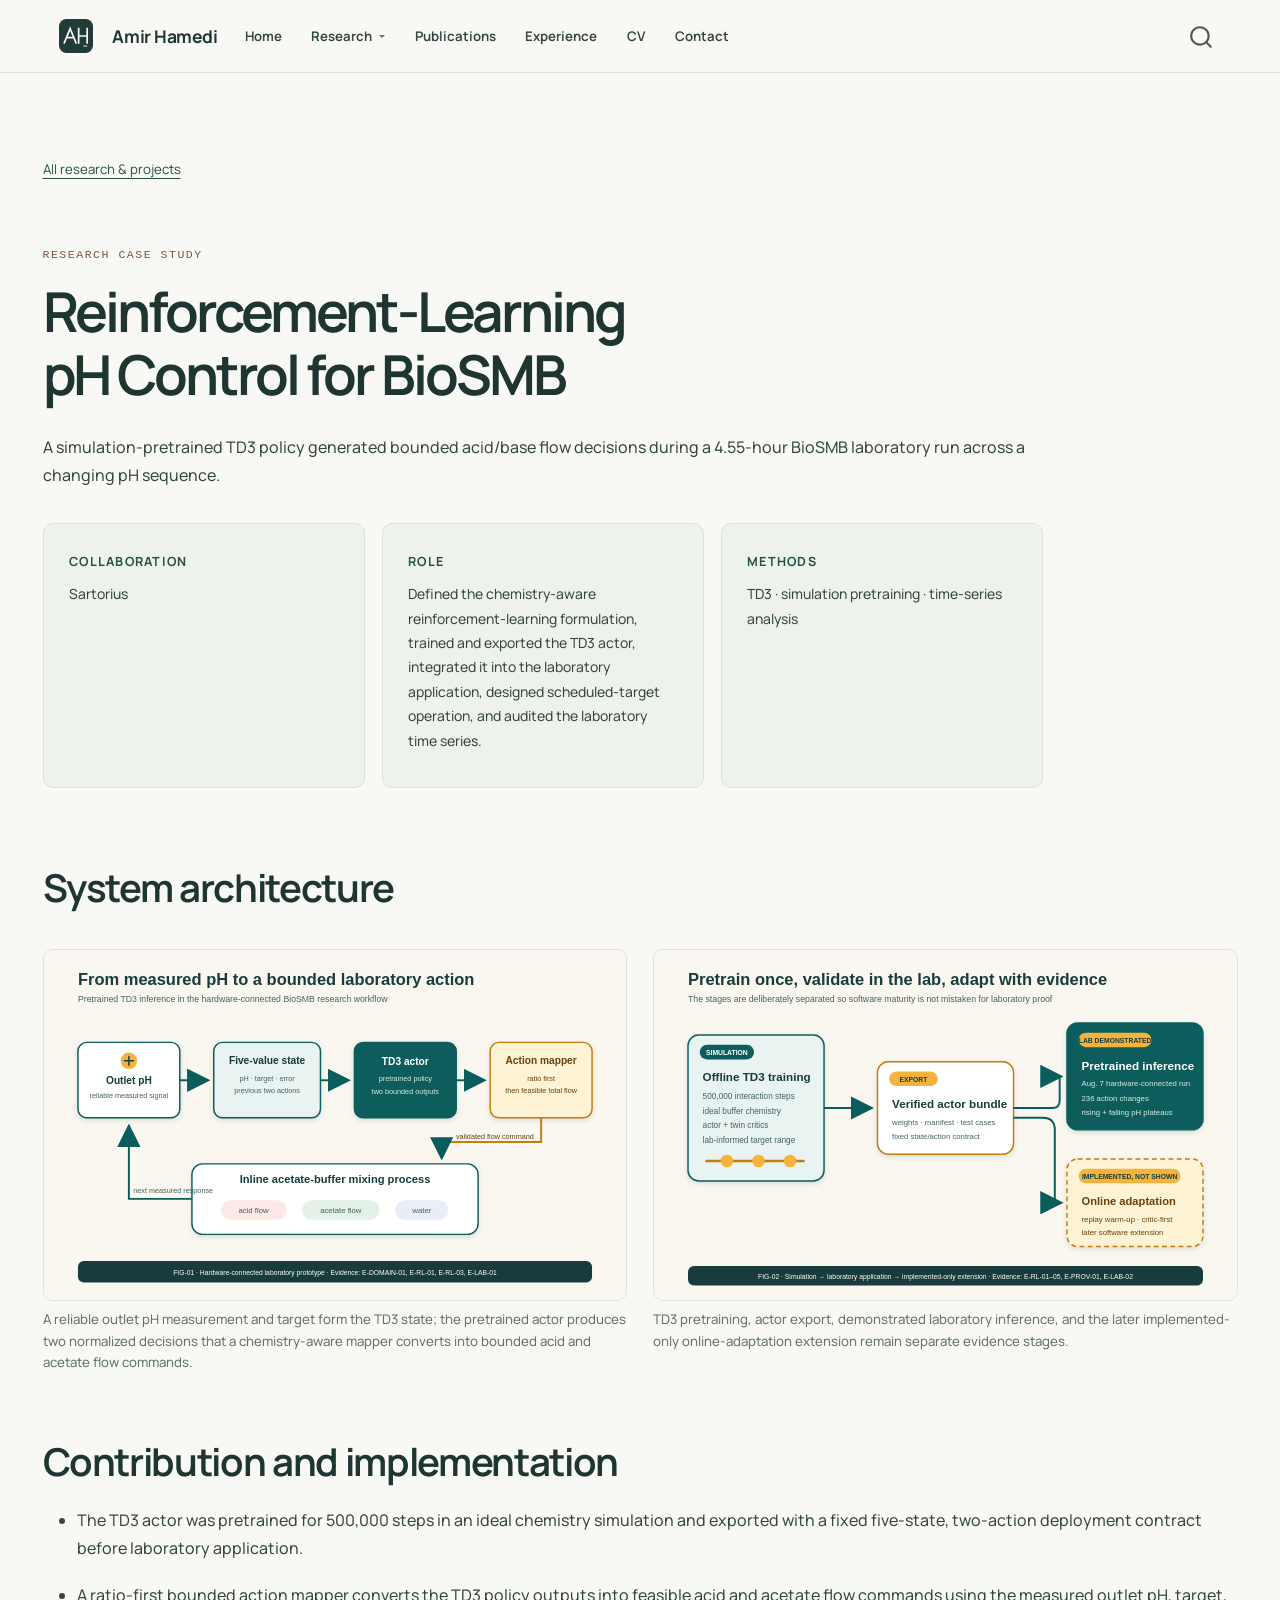
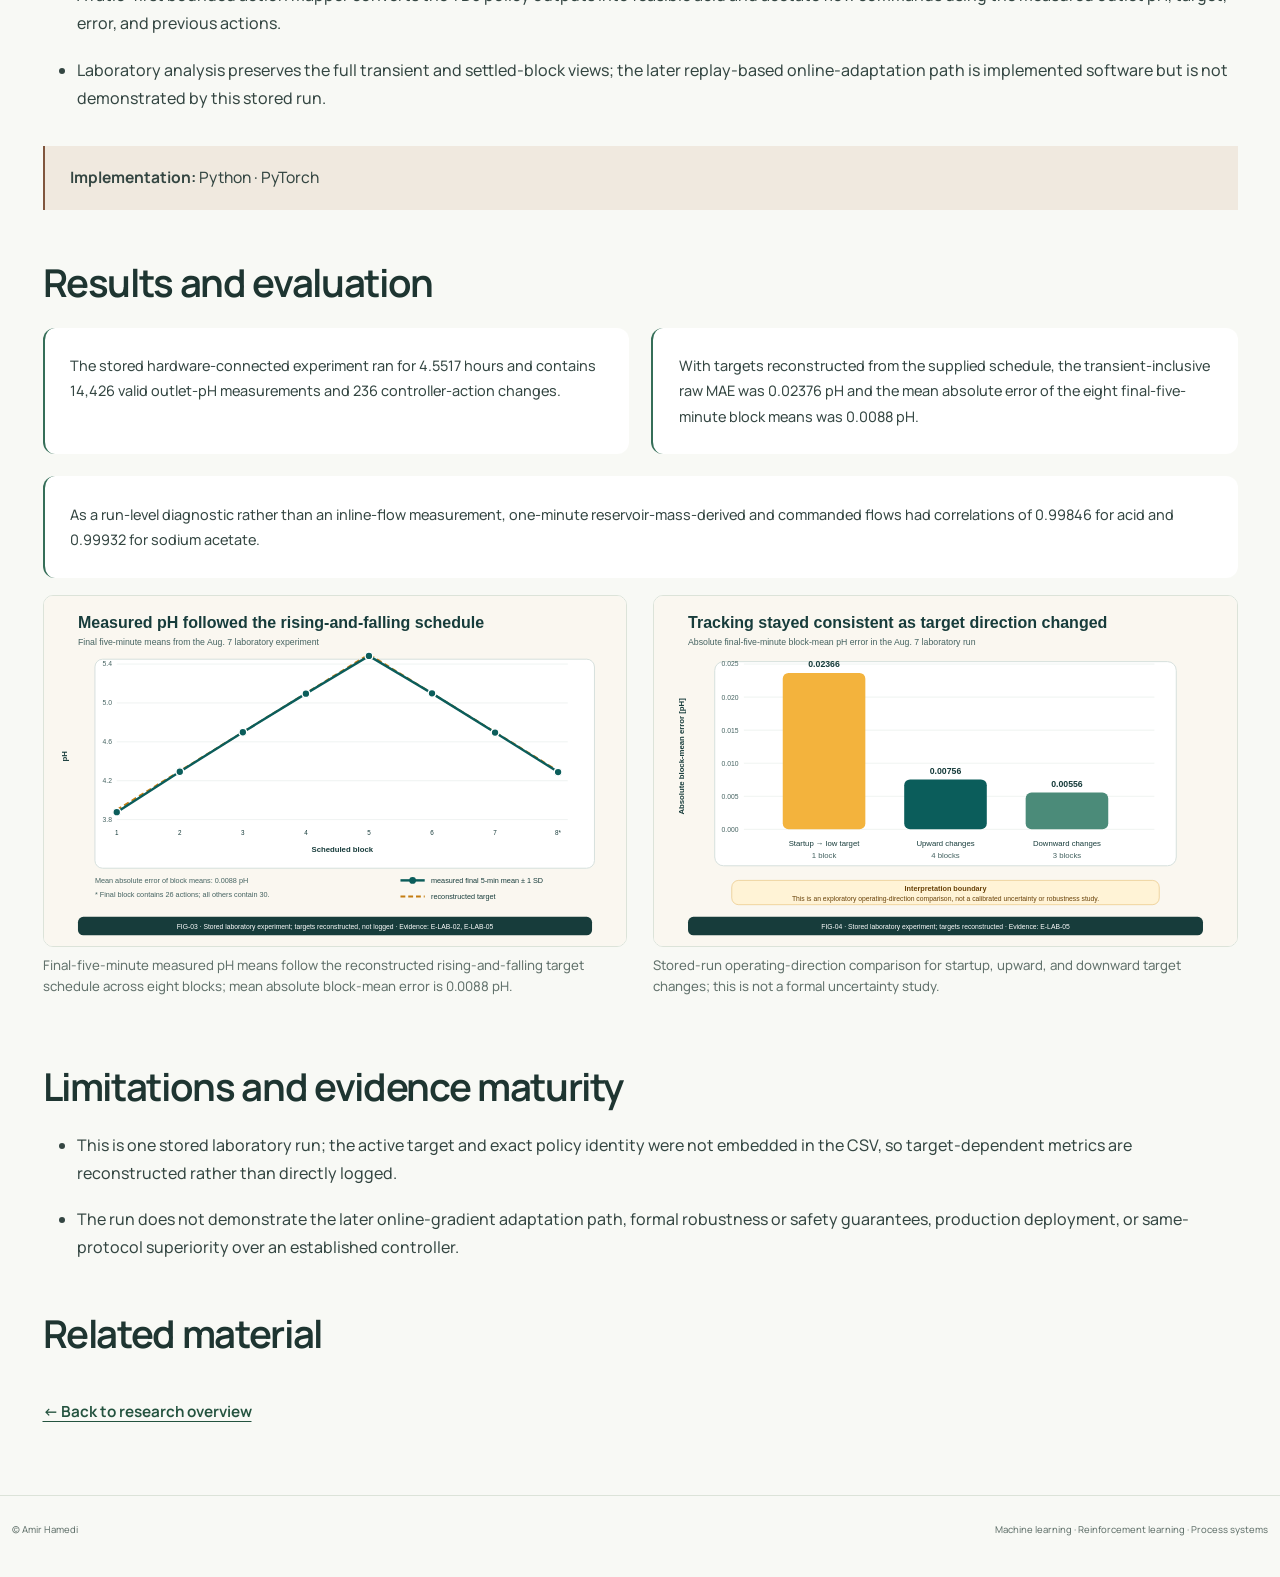
<file: research/biosmb-ph-control.html>
<!DOCTYPE html>
<html xmlns="http://www.w3.org/1999/xhtml" lang="en" xml:lang="en"><head>

<meta charset="utf-8">
<meta name="generator" content="quarto-1.9.38">

<meta name="viewport" content="width=device-width, initial-scale=1.0, user-scalable=yes">

<meta name="description" content="A simulation-pretrained TD3 policy generated bounded acid/base flow decisions during a 4.55-hour BioSMB laboratory run across a changing pH sequence.">

<title>Reinforcement-Learning pH Control for BioSMB — Amir Hamedi – Amir Hamedi</title>
<style>
/* Default styles provided by pandoc.
** See https://pandoc.org/MANUAL.html#variables-for-html for config info.
*/
code{white-space: pre-wrap;}
span.smallcaps{font-variant: small-caps;}
div.columns{display: flex; gap: min(4vw, 1.5em);}
div.column{flex: auto; overflow-x: auto;}
div.hanging-indent{margin-left: 1.5em; text-indent: -1.5em;}
ul.task-list{list-style: none;}
ul.task-list li input[type="checkbox"] {
  width: 0.8em;
  margin: 0 0.8em 0.2em -1em; /* quarto-specific, see https://github.com/quarto-dev/quarto-cli/issues/4556 */ 
  vertical-align: middle;
}
</style>


<script src="../site_libs/quarto-nav/quarto-nav.js"></script>
<script src="../site_libs/clipboard/clipboard.min.js"></script>
<script src="../site_libs/quarto-search/autocomplete.umd.js"></script>
<script src="../site_libs/quarto-search/fuse.min.js"></script>
<script src="../site_libs/quarto-search/quarto-search.js"></script>
<meta name="quarto:offset" content="../">
<link href="../favicon.svg" rel="icon" type="image/svg+xml">
<script src="../site_libs/quarto-html/quarto.js" type="module"></script>
<script src="../site_libs/quarto-html/tabsets/tabsets.js" type="module"></script>
<script src="../site_libs/quarto-html/popper.min.js"></script>
<script src="../site_libs/quarto-html/tippy.umd.min.js"></script>
<script src="../site_libs/quarto-html/anchor.min.js"></script>
<link href="../site_libs/quarto-html/tippy.css" rel="stylesheet">
<link href="../site_libs/quarto-html/quarto-syntax-highlighting-15634bcf2e68342d4ad2dfa704d543f6.css" rel="stylesheet" id="quarto-text-highlighting-styles">
<script src="../site_libs/bootstrap/bootstrap.min.js"></script>
<link href="../site_libs/bootstrap/bootstrap-icons.css" rel="stylesheet">
<link href="../site_libs/bootstrap/bootstrap-f1567f6532da11e0b3c9d7d9c23d1e21.min.css" rel="stylesheet" append-hash="true" id="quarto-bootstrap" data-mode="light">
<script src="../site_libs/quarto-contrib/glightbox/glightbox.min.js"></script>
<link href="../site_libs/quarto-contrib/glightbox/glightbox.min.css" rel="stylesheet">
<link href="../site_libs/quarto-contrib/glightbox/lightbox.css" rel="stylesheet">
<script id="quarto-search-options" type="application/json">{
  "location": "navbar",
  "copy-button": false,
  "collapse-after": 3,
  "panel-placement": "end",
  "type": "overlay",
  "limit": 50,
  "keyboard-shortcut": [
    "f",
    "/",
    "s"
  ],
  "show-item-context": false,
  "language": {
    "search-no-results-text": "No results",
    "search-matching-documents-text": "matching documents",
    "search-copy-link-title": "Copy link to search",
    "search-hide-matches-text": "Hide additional matches",
    "search-more-match-text": "more match in this document",
    "search-more-matches-text": "more matches in this document",
    "search-clear-button-title": "Clear",
    "search-text-placeholder": "",
    "search-detached-cancel-button-title": "Cancel",
    "search-submit-button-title": "Submit",
    "search-label": "Search"
  }
}</script>


<link rel="stylesheet" href="../styles.css">
<link rel="stylesheet" href="../modern.css">
<meta property="og:title" content="Reinforcement-Learning pH Control for BioSMB — Amir Hamedi">
<meta property="og:description" content="A simulation-pretrained TD3 policy generated bounded acid/base flow decisions during a 4.55-hour BioSMB laboratory run across a changing pH sequence.">
<meta property="og:image" content="https://amirhamedi.me/assets/projects/biosmb-ph-control/biosmb-control-workflow.svg">
<meta property="og:site_name" content="Amir Hamedi">
<meta property="og:image:alt" content="Diagram showing outlet pH flowing into a five-value state, then a pretrained TD3 actor, a ratio-first action mapper, and an inline acetate-buffer mixing process with acid, acetate, and water streams returning the next pH measurement.">
</head>

<body class="nav-fixed fullcontent quarto-light">

<div id="quarto-search-results"></div>
  <header id="quarto-header" class="headroom fixed-top">
    <nav class="navbar navbar-expand-lg " data-bs-theme="dark">
      <div class="navbar-container container-fluid">
      <div class="navbar-brand-container mx-auto">
    <a href="../index.html" class="navbar-brand navbar-brand-logo">
    <img src="../favicon.svg" alt="Amir Hamedi home" class="navbar-logo light-content">
    <img src="../favicon.svg" alt="Amir Hamedi home" class="navbar-logo dark-content">
    </a>
    <a class="navbar-brand" href="../index.html">
    <span class="navbar-title">Amir Hamedi</span>
    </a>
  </div>
            <div id="quarto-search" class="" title="Search"></div>
          <button class="navbar-toggler" type="button" data-bs-toggle="collapse" data-bs-target="#navbarCollapse" aria-controls="navbarCollapse" role="menu" aria-expanded="false" aria-label="Toggle navigation" onclick="if (window.quartoToggleHeadroom) { window.quartoToggleHeadroom(); }">
  <span class="navbar-toggler-icon"></span>
</button>
          <div class="collapse navbar-collapse" id="navbarCollapse">
            <ul class="navbar-nav navbar-nav-scroll me-auto">
  <li class="nav-item">
    <a class="nav-link" href="../index.html"> 
<span class="menu-text">Home</span></a>
  </li>  
  <li class="nav-item dropdown ">
    <a class="nav-link dropdown-toggle" href="#" id="nav-menu-research" role="link" data-bs-toggle="dropdown" aria-expanded="false">
 <span class="menu-text">Research</span>
    </a>
    <ul class="dropdown-menu" aria-labelledby="nav-menu-research">    
        <li>
    <a class="dropdown-item" href="../projects.html">
 <span class="dropdown-text">Research Overview</span></a>
  </li>  
        <li>
    <a class="dropdown-item" href="../research/mpc-pretrained-rl.html">
 <span class="dropdown-text">MPC-Pretrained Reinforcement Learning</span></a>
  </li>  
        <li>
    <a class="dropdown-item" href="../research/multi-channel-rl-mpc.html">
 <span class="dropdown-text">Multi-Channel RL-Assisted MPC</span></a>
  </li>  
        <li>
    <a class="dropdown-item" href="../research/stability-aware-rl.html">
 <span class="dropdown-text">Stability-Aware Reinforcement Learning</span></a>
  </li>  
        <li>
    <a class="dropdown-item" href="../research/biosmb-ph-control.html">
 <span class="dropdown-text">Reinforcement-Learning pH Control for BioSMB</span></a>
  </li>  
        <li>
    <a class="dropdown-item" href="../research/distillation-flooding.html">
 <span class="dropdown-text">Distillation Flooding Detection and Control</span></a>
  </li>  
        <li>
    <a class="dropdown-item" href="../research/finance-assistance.html">
 <span class="dropdown-text">Finance Assistance</span></a>
  </li>  
    </ul>
  </li>
  <li class="nav-item">
    <a class="nav-link" href="../publications.html"> 
<span class="menu-text">Publications</span></a>
  </li>  
  <li class="nav-item">
    <a class="nav-link" href="../experience.html"> 
<span class="menu-text">Experience</span></a>
  </li>  
  <li class="nav-item">
    <a class="nav-link" href="../cv.html"> 
<span class="menu-text">CV</span></a>
  </li>  
  <li class="nav-item">
    <a class="nav-link" href="../contact.html"> 
<span class="menu-text">Contact</span></a>
  </li>  
</ul>
          </div> <!-- /navcollapse -->
            <div class="quarto-navbar-tools">
</div>
      </div> <!-- /container-fluid -->
    </nav>
</header>
<!-- content -->
<div id="quarto-content" class="quarto-container page-columns page-rows-contents page-layout-article page-navbar">
<!-- sidebar -->
<!-- margin-sidebar -->
    
<!-- main -->
<main class="content" id="quarto-document-content"><header id="title-block-header" class="quarto-title-block"><h1 class="title display-7">Reinforcement-Learning pH Control for BioSMB</h1></header>

<header id="title-block-header">


</header>


<div class="case-hero">
<p><a href="../projects.html" class="back-link">All research &amp; projects</a></p>
<div class="eyebrow">
<p>RESEARCH CASE STUDY</p>
</div>
<section id="reinforcement-learning-ph-control-for-biosmb" class="level1">
<h1>Reinforcement-Learning pH Control for BioSMB</h1>
<p>A simulation-pretrained TD3 policy generated bounded acid/base flow decisions during a 4.55-hour BioSMB laboratory run across a changing pH sequence.</p>
<div class="case-meta-grid">
<div class="case-meta-item">
<p><strong>Collaboration</strong></p>
<p>Sartorius</p>
</div>
<div class="case-meta-item">
<p><strong>Role</strong></p>
<p>Defined the chemistry-aware reinforcement-learning formulation, trained and exported the TD3 actor, integrated it into the laboratory application, designed scheduled-target operation, and audited the laboratory time series.</p>
</div>
<div class="case-meta-item">
<p><strong>Methods</strong></p>
<p>TD3 · simulation pretraining · time-series analysis</p>
</div>
</div>
</section>
</div>
<section id="system-architecture" class="level2">
<h2 class="anchored" data-anchor-id="system-architecture">System architecture</h2>
<div class="case-figure-grid">
<div class="case-figure-item">
<div class="quarto-figure quarto-figure-center">
<figure class="figure">
<p><a href="../assets/projects/biosmb-ph-control/biosmb-control-workflow.svg" class="lightbox" data-gallery="quarto-lightbox-gallery-1" title="A reliable outlet pH measurement and target form the TD3 state; the pretrained actor produces two normalized decisions that a chemistry-aware mapper converts into bounded acid and acetate flow commands."><img src="../assets/projects/biosmb-ph-control/biosmb-control-workflow.svg" class="case-figure img-fluid figure-img" alt="Diagram showing outlet pH flowing into a five-value state, then a pretrained TD3 actor, a ratio-first action mapper, and an inline acetate-buffer mixing process with acid, acetate, and water streams returning the next pH measurement."></a></p>
<figcaption>A reliable outlet pH measurement and target form the TD3 state; the pretrained actor produces two normalized decisions that a chemistry-aware mapper converts into bounded acid and acetate flow commands.</figcaption>
</figure>
</div>
</div>
<div class="case-figure-item">
<div class="quarto-figure quarto-figure-center">
<figure class="figure">
<p><a href="../assets/projects/biosmb-ph-control/td3-pretraining-and-deployment.svg" class="lightbox" data-gallery="quarto-lightbox-gallery-2" title="TD3 pretraining, actor export, demonstrated laboratory inference, and the later implemented-only online-adaptation extension remain separate evidence stages."><img src="../assets/projects/biosmb-ph-control/td3-pretraining-and-deployment.svg" class="case-figure img-fluid figure-img" alt="Four-stage diagram separating offline TD3 training, actor export, demonstrated pretrained inference in the laboratory, and a later online-adaptation extension marked as implemented but not shown in the lab data."></a></p>
<figcaption>TD3 pretraining, actor export, demonstrated laboratory inference, and the later implemented-only online-adaptation extension remain separate evidence stages.</figcaption>
</figure>
</div>
</div>
</div>
</section>
<section id="contribution-and-implementation" class="level2">
<h2 class="anchored" data-anchor-id="contribution-and-implementation">Contribution and implementation</h2>
<ul>
<li><p>The TD3 actor was pretrained for 500,000 steps in an ideal chemistry simulation and exported with a fixed five-state, two-action deployment contract before laboratory application.</p></li>
<li><p>A ratio-first bounded action mapper converts the TD3 policy outputs into feasible acid and acetate flow commands using the measured outlet pH, target, error, and previous actions.</p></li>
<li><p>Laboratory analysis preserves the full transient and settled-block views; the later replay-based online-adaptation path is implemented software but is not demonstrated by this stored run.</p></li>
</ul>
<div class="tool-line">
<p><strong>Implementation:</strong> Python · PyTorch</p>
</div>
</section>
<section id="results-and-evaluation" class="level2">
<h2 class="anchored" data-anchor-id="results-and-evaluation">Results and evaluation</h2>
<div class="result-grid">
<div class="result-card">
<p>The stored hardware-connected experiment ran for 4.5517 hours and contains 14,426 valid outlet-pH measurements and 236 controller-action changes.</p>
</div>
<div class="result-card">
<p>With targets reconstructed from the supplied schedule, the transient-inclusive raw MAE was 0.02376 pH and the mean absolute error of the eight final-five-minute block means was 0.0088 pH.</p>
</div>
<div class="result-card">
<p>As a run-level diagnostic rather than an inline-flow measurement, one-minute reservoir-mass-derived and commanded flows had correlations of 0.99846 for acid and 0.99932 for sodium acetate.</p>
</div>
</div>
<div class="case-figure-grid">
<div class="case-figure-item">
<div class="quarto-figure quarto-figure-center">
<figure class="figure">
<p><a href="../assets/projects/biosmb-ph-control/ph-tracking-performance.svg" class="lightbox" data-gallery="quarto-lightbox-gallery-3" title="Final-five-minute measured pH means follow the reconstructed rising-and-falling target schedule across eight blocks; mean absolute block-mean error is 0.0088 pH."><img src="../assets/projects/biosmb-ph-control/ph-tracking-performance.svg" class="case-figure img-fluid figure-img" alt="Line chart with eight scheduled blocks. Reconstructed targets rise from 3.9 to 5.5 and return to 4.3, while measured final-five-minute pH means closely follow the same path with small standard-deviation bars."></a></p>
<figcaption>Final-five-minute measured pH means follow the reconstructed rising-and-falling target schedule across eight blocks; mean absolute block-mean error is 0.0088 pH.</figcaption>
</figure>
</div>
</div>
<div class="case-figure-item">
<div class="quarto-figure quarto-figure-center">
<figure class="figure">
<p><a href="../assets/projects/biosmb-ph-control/uncertainty-scenario-comparison.svg" class="lightbox" data-gallery="quarto-lightbox-gallery-4" title="Stored-run operating-direction comparison for startup, upward, and downward target changes; this is not a formal uncertainty study."><img src="../assets/projects/biosmb-ph-control/uncertainty-scenario-comparison.svg" class="case-figure img-fluid figure-img" alt="Three-bar chart comparing final-five-minute block-mean pH error for the startup transition, upward target changes, and downward target changes, with a note that this is not a calibrated uncertainty or robustness study."></a></p>
<figcaption>Stored-run operating-direction comparison for startup, upward, and downward target changes; this is not a formal uncertainty study.</figcaption>
</figure>
</div>
</div>
</div>
</section>
<section id="limitations-and-evidence-maturity" class="level2">
<h2 class="anchored" data-anchor-id="limitations-and-evidence-maturity">Limitations and evidence maturity</h2>
<ul>
<li><p>This is one stored laboratory run; the active target and exact policy identity were not embedded in the CSV, so target-dependent metrics are reconstructed rather than directly logged.</p></li>
<li><p>The run does not demonstrate the later online-gradient adaptation path, formal robustness or safety guarantees, production deployment, or same-protocol superiority over an established controller.</p></li>
</ul>
</section>
<section id="related-material" class="level2">
<h2 class="anchored" data-anchor-id="related-material">Related material</h2>
<p><a href="../projects.html" class="text-link">← Back to research overview</a></p>


</section>

</main> <!-- /main -->
<script>

document.addEventListener('DOMContentLoaded', () => {

  document.querySelectorAll('[data-work-filters]').forEach(group => {

    const list = group.nextElementSibling;

    if (!list?.classList.contains('research-grid')) return;

    const cards = [...list.querySelectorAll('[data-work-category]')];

    const status = group.querySelector('[role="status"]');

    group.hidden = false;

    group.querySelectorAll('button[data-filter]').forEach(button => {

      button.addEventListener('click', () => {

        const category = button.dataset.filter;

        let visible = 0;

        cards.forEach(card => {

          card.hidden = category !== 'all' && card.dataset.workCategory !== category;

          if (!card.hidden) visible += 1;

        });

        group.querySelectorAll('button').forEach(item => item.setAttribute('aria-pressed', String(item === button)));

        status.textContent = `${visible} ${visible === 1 ? 'project' : 'projects'}`;

      });

    });

  });

});

</script>

<script id="quarto-html-after-body" type="application/javascript">
  window.document.addEventListener("DOMContentLoaded", function (event) {
    const icon = "";
    const anchorJS = new window.AnchorJS();
    anchorJS.options = {
      placement: 'right',
      icon: icon
    };
    anchorJS.add('.anchored');
    const isCodeAnnotation = (el) => {
      for (const clz of el.classList) {
        if (clz.startsWith('code-annotation-')) {                     
          return true;
        }
      }
      return false;
    }
    const onCopySuccess = function(e) {
      // button target
      const button = e.trigger;
      // don't keep focus
      button.blur();
      // flash "checked"
      button.classList.add('code-copy-button-checked');
      var currentTitle = button.getAttribute("title");
      button.setAttribute("title", "Copied!");
      let tooltip;
      if (window.bootstrap) {
        button.setAttribute("data-bs-toggle", "tooltip");
        button.setAttribute("data-bs-placement", "left");
        button.setAttribute("data-bs-title", "Copied!");
        tooltip = new bootstrap.Tooltip(button, 
          { trigger: "manual", 
            customClass: "code-copy-button-tooltip",
            offset: [0, -8]});
        tooltip.show();    
      }
      setTimeout(function() {
        if (tooltip) {
          tooltip.hide();
          button.removeAttribute("data-bs-title");
          button.removeAttribute("data-bs-toggle");
          button.removeAttribute("data-bs-placement");
        }
        button.setAttribute("title", currentTitle);
        button.classList.remove('code-copy-button-checked');
      }, 1000);
      // clear code selection
      e.clearSelection();
    }
    const getTextToCopy = function(trigger) {
      const outerScaffold = trigger.parentElement.cloneNode(true);
      const codeEl = outerScaffold.querySelector('code');
      for (const childEl of codeEl.children) {
        if (isCodeAnnotation(childEl)) {
          childEl.remove();
        }
      }
      return codeEl.innerText;
    }
    const clipboard = new window.ClipboardJS('.code-copy-button:not([data-in-quarto-modal])', {
      text: getTextToCopy
    });
    clipboard.on('success', onCopySuccess);
    if (window.document.getElementById('quarto-embedded-source-code-modal')) {
      const clipboardModal = new window.ClipboardJS('.code-copy-button[data-in-quarto-modal]', {
        text: getTextToCopy,
        container: window.document.getElementById('quarto-embedded-source-code-modal')
      });
      clipboardModal.on('success', onCopySuccess);
    }
      var localhostRegex = new RegExp(/^(?:http|https):\/\/localhost\:?[0-9]*\//);
      var mailtoRegex = new RegExp(/^mailto:/);
        var filterRegex = new RegExp("https:\/\/amirhamedi\.me");
      var isInternal = (href) => {
          return filterRegex.test(href) || localhostRegex.test(href) || mailtoRegex.test(href);
      }
      // Inspect non-navigation links and adorn them if external
     var links = window.document.querySelectorAll('a[href]:not(.nav-link):not(.navbar-brand):not(.toc-action):not(.sidebar-link):not(.sidebar-item-toggle):not(.pagination-link):not(.no-external):not([aria-hidden]):not(.dropdown-item):not(.quarto-navigation-tool):not(.about-link)');
      for (var i=0; i<links.length; i++) {
        const link = links[i];
        if (!isInternal(link.href)) {
          // undo the damage that might have been done by quarto-nav.js in the case of
          // links that we want to consider external
          if (link.dataset.originalHref !== undefined) {
            link.href = link.dataset.originalHref;
          }
            // target, if specified
            link.setAttribute("target", "_blank");
            if (link.getAttribute("rel") === null) {
              link.setAttribute("rel", "noopener");
            }
        }
      }
    function tippyHover(el, contentFn, onTriggerFn, onUntriggerFn) {
      const config = {
        allowHTML: true,
        maxWidth: 500,
        delay: 100,
        arrow: false,
        appendTo: function(el) {
            return el.parentElement;
        },
        interactive: true,
        interactiveBorder: 10,
        theme: 'quarto',
        placement: 'bottom-start',
      };
      if (contentFn) {
        config.content = contentFn;
      }
      if (onTriggerFn) {
        config.onTrigger = onTriggerFn;
      }
      if (onUntriggerFn) {
        config.onUntrigger = onUntriggerFn;
      }
      window.tippy(el, config); 
    }
    const noterefs = window.document.querySelectorAll('a[role="doc-noteref"]');
    for (var i=0; i<noterefs.length; i++) {
      const ref = noterefs[i];
      tippyHover(ref, function() {
        // use id or data attribute instead here
        let href = ref.getAttribute('data-footnote-href') || ref.getAttribute('href');
        try { href = new URL(href).hash; } catch {}
        const id = href.replace(/^#\/?/, "");
        const note = window.document.getElementById(id);
        if (note) {
          return note.innerHTML;
        } else {
          return "";
        }
      });
    }
    const xrefs = window.document.querySelectorAll('a.quarto-xref');
    const processXRef = (id, note) => {
      // Strip column container classes
      const stripColumnClz = (el) => {
        el.classList.remove("page-full", "page-columns");
        if (el.children) {
          for (const child of el.children) {
            stripColumnClz(child);
          }
        }
      }
      stripColumnClz(note)
      if (id === null || id.startsWith('sec-')) {
        // Special case sections, only their first couple elements
        const container = document.createElement("div");
        if (note.children && note.children.length > 2) {
          container.appendChild(note.children[0].cloneNode(true));
          for (let i = 1; i < note.children.length; i++) {
            const child = note.children[i];
            if (child.tagName === "P" && child.innerText === "") {
              continue;
            } else {
              container.appendChild(child.cloneNode(true));
              break;
            }
          }
          if (window.Quarto?.typesetMath) {
            window.Quarto.typesetMath(container);
          }
          return container.innerHTML
        } else {
          if (window.Quarto?.typesetMath) {
            window.Quarto.typesetMath(note);
          }
          return note.innerHTML;
        }
      } else {
        // Remove any anchor links if they are present
        const anchorLink = note.querySelector('a.anchorjs-link');
        if (anchorLink) {
          anchorLink.remove();
        }
        if (window.Quarto?.typesetMath) {
          window.Quarto.typesetMath(note);
        }
        if (note.classList.contains("callout")) {
          return note.outerHTML;
        } else {
          return note.innerHTML;
        }
      }
    }
    for (var i=0; i<xrefs.length; i++) {
      const xref = xrefs[i];
      tippyHover(xref, undefined, function(instance) {
        instance.disable();
        let url = xref.getAttribute('href');
        let hash = undefined; 
        if (url.startsWith('#')) {
          hash = url;
        } else {
          try { hash = new URL(url).hash; } catch {}
        }
        if (hash) {
          const id = hash.replace(/^#\/?/, "");
          const note = window.document.getElementById(id);
          if (note !== null) {
            try {
              const html = processXRef(id, note.cloneNode(true));
              instance.setContent(html);
            } finally {
              instance.enable();
              instance.show();
            }
          } else {
            // See if we can fetch this
            fetch(url.split('#')[0])
            .then(res => res.text())
            .then(html => {
              const parser = new DOMParser();
              const htmlDoc = parser.parseFromString(html, "text/html");
              const note = htmlDoc.getElementById(id);
              if (note !== null) {
                const html = processXRef(id, note);
                instance.setContent(html);
              } 
            }).finally(() => {
              instance.enable();
              instance.show();
            });
          }
        } else {
          // See if we can fetch a full url (with no hash to target)
          // This is a special case and we should probably do some content thinning / targeting
          fetch(url)
          .then(res => res.text())
          .then(html => {
            const parser = new DOMParser();
            const htmlDoc = parser.parseFromString(html, "text/html");
            const note = htmlDoc.querySelector('main.content');
            if (note !== null) {
              // This should only happen for chapter cross references
              // (since there is no id in the URL)
              // remove the first header
              if (note.children.length > 0 && note.children[0].tagName === "HEADER") {
                note.children[0].remove();
              }
              const html = processXRef(null, note);
              instance.setContent(html);
            } 
          }).finally(() => {
            instance.enable();
            instance.show();
          });
        }
      }, function(instance) {
      });
    }
        let selectedAnnoteEl;
        const selectorForAnnotation = ( cell, annotation) => {
          let cellAttr = 'data-code-cell="' + cell + '"';
          let lineAttr = 'data-code-annotation="' +  annotation + '"';
          const selector = 'span[' + cellAttr + '][' + lineAttr + ']';
          return selector;
        }
        const selectCodeLines = (annoteEl) => {
          const doc = window.document;
          const targetCell = annoteEl.getAttribute("data-target-cell");
          const targetAnnotation = annoteEl.getAttribute("data-target-annotation");
          const annoteSpan = window.document.querySelector(selectorForAnnotation(targetCell, targetAnnotation));
          const lines = annoteSpan.getAttribute("data-code-lines").split(",");
          const lineIds = lines.map((line) => {
            return targetCell + "-" + line;
          })
          let top = null;
          let height = null;
          let parent = null;
          if (lineIds.length > 0) {
              //compute the position of the single el (top and bottom and make a div)
              const el = window.document.getElementById(lineIds[0]);
              top = el.offsetTop;
              height = el.offsetHeight;
              parent = el.parentElement.parentElement;
            if (lineIds.length > 1) {
              const lastEl = window.document.getElementById(lineIds[lineIds.length - 1]);
              const bottom = lastEl.offsetTop + lastEl.offsetHeight;
              height = bottom - top;
            }
            if (top !== null && height !== null && parent !== null) {
              // cook up a div (if necessary) and position it 
              let div = window.document.getElementById("code-annotation-line-highlight");
              if (div === null) {
                div = window.document.createElement("div");
                div.setAttribute("id", "code-annotation-line-highlight");
                div.style.position = 'absolute';
                parent.appendChild(div);
              }
              div.style.top = top - 2 + "px";
              div.style.height = height + 4 + "px";
              div.style.left = 0;
              let gutterDiv = window.document.getElementById("code-annotation-line-highlight-gutter");
              if (gutterDiv === null) {
                gutterDiv = window.document.createElement("div");
                gutterDiv.setAttribute("id", "code-annotation-line-highlight-gutter");
                gutterDiv.style.position = 'absolute';
                const codeCell = window.document.getElementById(targetCell);
                const gutter = codeCell.querySelector('.code-annotation-gutter');
                gutter.appendChild(gutterDiv);
              }
              gutterDiv.style.top = top - 2 + "px";
              gutterDiv.style.height = height + 4 + "px";
            }
            selectedAnnoteEl = annoteEl;
          }
        };
        const unselectCodeLines = () => {
          const elementsIds = ["code-annotation-line-highlight", "code-annotation-line-highlight-gutter"];
          elementsIds.forEach((elId) => {
            const div = window.document.getElementById(elId);
            if (div) {
              div.remove();
            }
          });
          selectedAnnoteEl = undefined;
        };
          // Handle positioning of the toggle
      window.addEventListener(
        "resize",
        throttle(() => {
          elRect = undefined;
          if (selectedAnnoteEl) {
            selectCodeLines(selectedAnnoteEl);
          }
        }, 10)
      );
      function throttle(fn, ms) {
      let throttle = false;
      let timer;
        return (...args) => {
          if(!throttle) { // first call gets through
              fn.apply(this, args);
              throttle = true;
          } else { // all the others get throttled
              if(timer) clearTimeout(timer); // cancel #2
              timer = setTimeout(() => {
                fn.apply(this, args);
                timer = throttle = false;
              }, ms);
          }
        };
      }
        // Attach click handler to the DT
        const annoteDls = window.document.querySelectorAll('dt[data-target-cell]');
        for (const annoteDlNode of annoteDls) {
          annoteDlNode.addEventListener('click', (event) => {
            const clickedEl = event.target;
            if (clickedEl !== selectedAnnoteEl) {
              unselectCodeLines();
              const activeEl = window.document.querySelector('dt[data-target-cell].code-annotation-active');
              if (activeEl) {
                activeEl.classList.remove('code-annotation-active');
              }
              selectCodeLines(clickedEl);
              clickedEl.classList.add('code-annotation-active');
            } else {
              // Unselect the line
              unselectCodeLines();
              clickedEl.classList.remove('code-annotation-active');
            }
          });
        }
    const findCites = (el) => {
      const parentEl = el.parentElement;
      if (parentEl) {
        const cites = parentEl.dataset.cites;
        if (cites) {
          return {
            el,
            cites: cites.split(' ')
          };
        } else {
          return findCites(el.parentElement)
        }
      } else {
        return undefined;
      }
    };
    var bibliorefs = window.document.querySelectorAll('a[role="doc-biblioref"]');
    for (var i=0; i<bibliorefs.length; i++) {
      const ref = bibliorefs[i];
      const citeInfo = findCites(ref);
      if (citeInfo) {
        tippyHover(citeInfo.el, function() {
          var popup = window.document.createElement('div');
          citeInfo.cites.forEach(function(cite) {
            var citeDiv = window.document.createElement('div');
            citeDiv.classList.add('hanging-indent');
            citeDiv.classList.add('csl-entry');
            var biblioDiv = window.document.getElementById('ref-' + cite);
            if (biblioDiv) {
              citeDiv.innerHTML = biblioDiv.innerHTML;
            }
            popup.appendChild(citeDiv);
          });
          return popup.innerHTML;
        });
      }
    }
  });
  </script>
</div> <!-- /content -->
<footer class="footer">
  <div class="nav-footer">
    <div class="nav-footer-left">
<p>© Amir Hamedi</p>
</div>   
    <div class="nav-footer-center">
      &nbsp;
    </div>
    <div class="nav-footer-right">
<p>Machine learning · Reinforcement learning · Process systems</p>
</div>
  </div>
</footer>
<script>var lightboxQuarto = GLightbox({"closeEffect":"zoom","descPosition":"bottom","loop":false,"openEffect":"zoom","selector":".lightbox"});
(function() {
  let previousOnload = window.onload;
  window.onload = () => {
    if (previousOnload) {
      previousOnload();
    }
    lightboxQuarto.on('slide_before_load', (data) => {
      const { slideIndex, slideNode, slideConfig, player, trigger } = data;
      const href = trigger.getAttribute('href');
      if (href !== null) {
        const imgEl = window.document.querySelector(`a[href="${href}"] img`);
        if (imgEl !== null) {
          const srcAttr = imgEl.getAttribute("src");
          if (srcAttr && srcAttr.startsWith("data:")) {
            slideConfig.href = srcAttr;
          }
        }
      } 
    });
  
    lightboxQuarto.on('slide_after_load', (data) => {
      const { slideIndex, slideNode, slideConfig, player, trigger } = data;
      if (window.Quarto?.typesetMath) {
        window.Quarto.typesetMath(slideNode);
      }
    });
  
  };
  
})();
          </script>




</body></html>
</file>
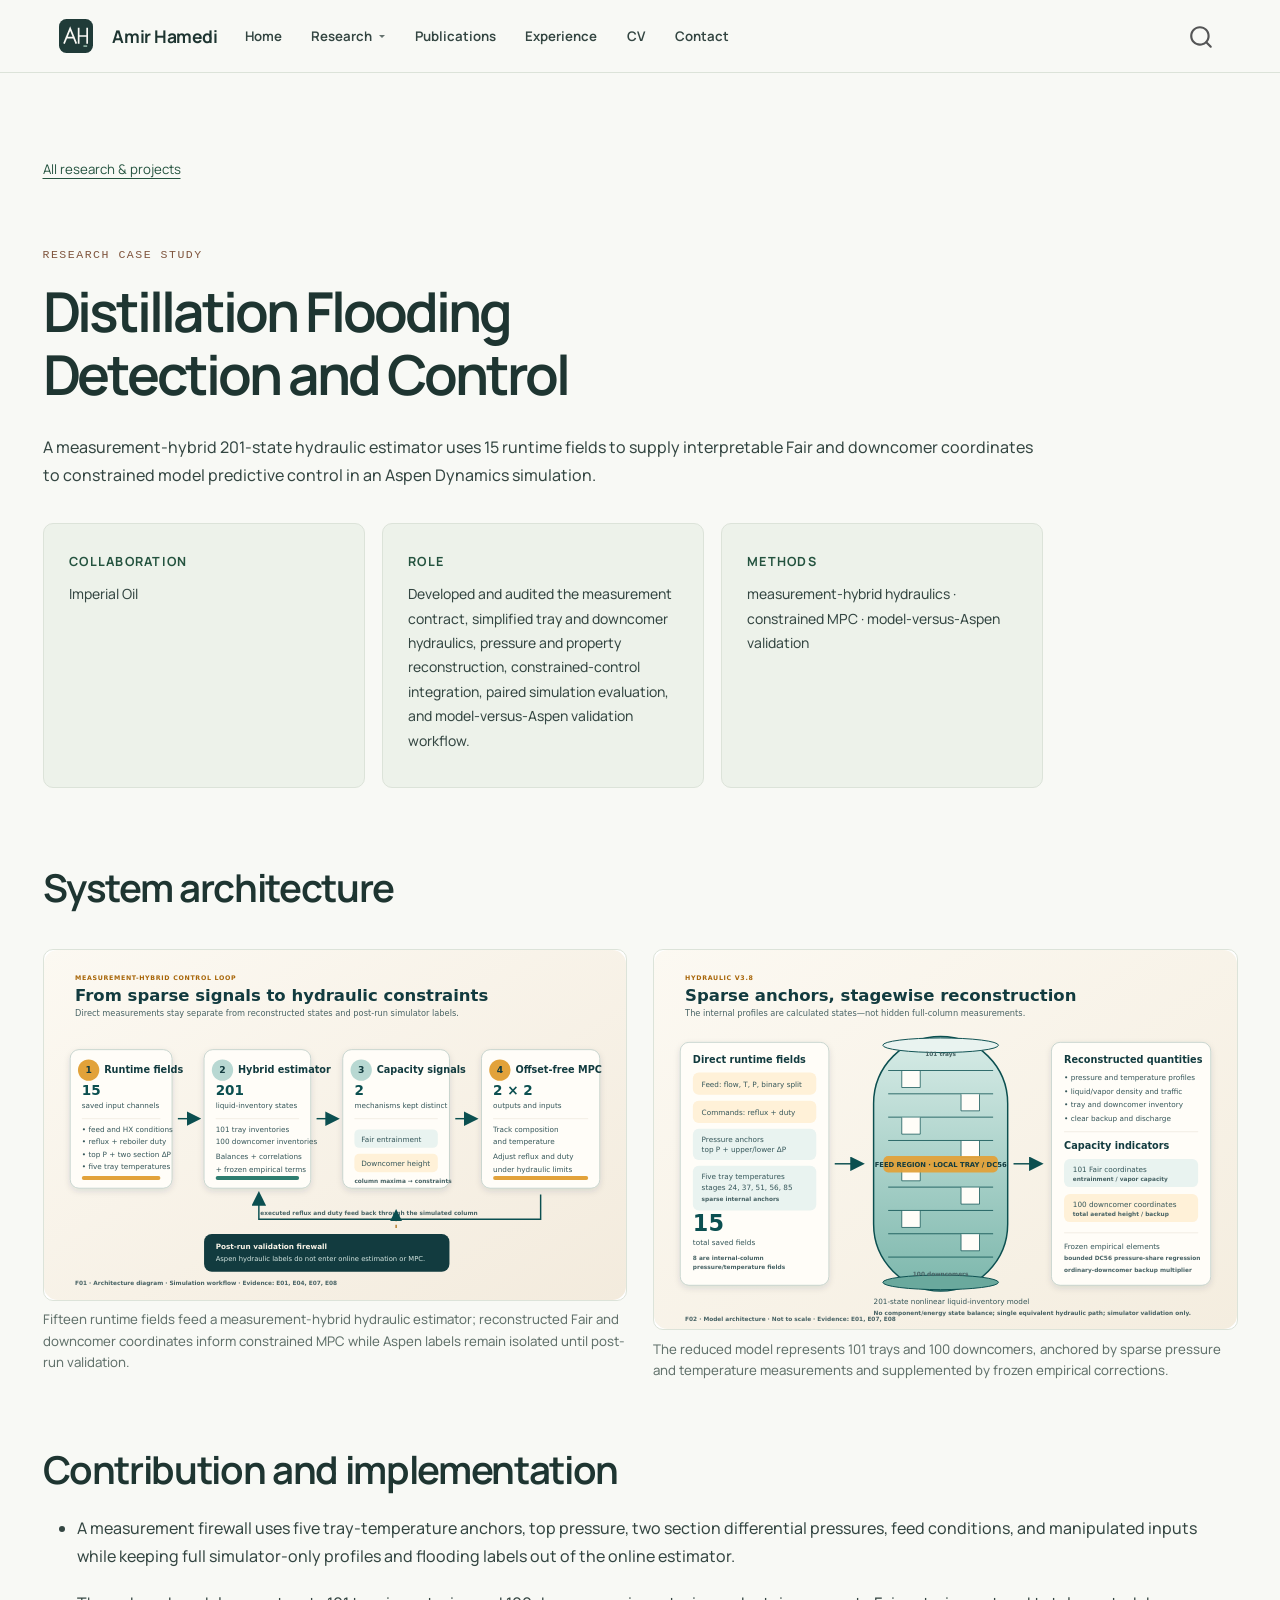
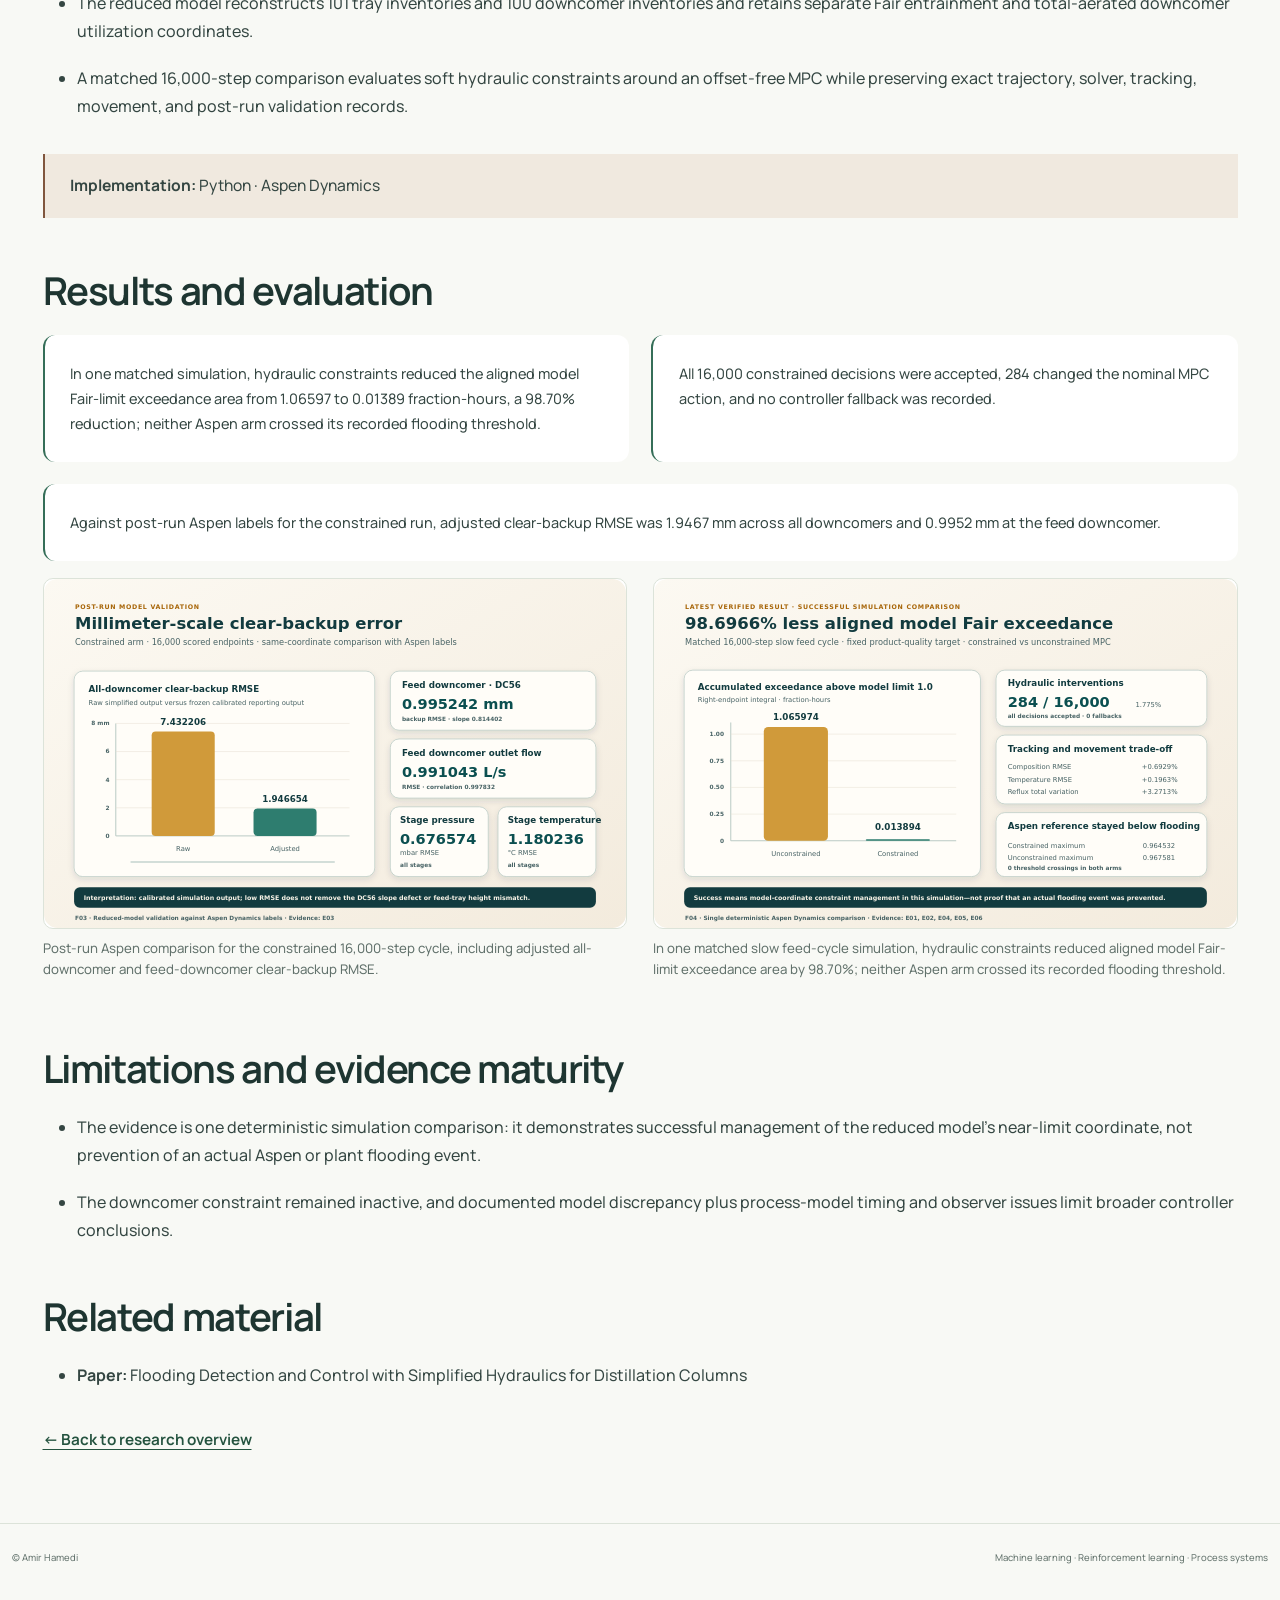
<file: research/distillation-flooding.html>
<!DOCTYPE html>
<html xmlns="http://www.w3.org/1999/xhtml" lang="en" xml:lang="en"><head>

<meta charset="utf-8">
<meta name="generator" content="quarto-1.9.38">

<meta name="viewport" content="width=device-width, initial-scale=1.0, user-scalable=yes">

<meta name="description" content="A measurement-hybrid 201-state hydraulic estimator uses 15 runtime fields to supply interpretable Fair and downcomer coordinates to constrained model predictive control in an Aspen Dynamics simulation.">

<title>Distillation Flooding Detection and Control — Amir Hamedi – Amir Hamedi</title>
<style>
/* Default styles provided by pandoc.
** See https://pandoc.org/MANUAL.html#variables-for-html for config info.
*/
code{white-space: pre-wrap;}
span.smallcaps{font-variant: small-caps;}
div.columns{display: flex; gap: min(4vw, 1.5em);}
div.column{flex: auto; overflow-x: auto;}
div.hanging-indent{margin-left: 1.5em; text-indent: -1.5em;}
ul.task-list{list-style: none;}
ul.task-list li input[type="checkbox"] {
  width: 0.8em;
  margin: 0 0.8em 0.2em -1em; /* quarto-specific, see https://github.com/quarto-dev/quarto-cli/issues/4556 */ 
  vertical-align: middle;
}
</style>


<script src="../site_libs/quarto-nav/quarto-nav.js"></script>
<script src="../site_libs/clipboard/clipboard.min.js"></script>
<script src="../site_libs/quarto-search/autocomplete.umd.js"></script>
<script src="../site_libs/quarto-search/fuse.min.js"></script>
<script src="../site_libs/quarto-search/quarto-search.js"></script>
<meta name="quarto:offset" content="../">
<link href="../favicon.svg" rel="icon" type="image/svg+xml">
<script src="../site_libs/quarto-html/quarto.js" type="module"></script>
<script src="../site_libs/quarto-html/tabsets/tabsets.js" type="module"></script>
<script src="../site_libs/quarto-html/popper.min.js"></script>
<script src="../site_libs/quarto-html/tippy.umd.min.js"></script>
<script src="../site_libs/quarto-html/anchor.min.js"></script>
<link href="../site_libs/quarto-html/tippy.css" rel="stylesheet">
<link href="../site_libs/quarto-html/quarto-syntax-highlighting-15634bcf2e68342d4ad2dfa704d543f6.css" rel="stylesheet" id="quarto-text-highlighting-styles">
<script src="../site_libs/bootstrap/bootstrap.min.js"></script>
<link href="../site_libs/bootstrap/bootstrap-icons.css" rel="stylesheet">
<link href="../site_libs/bootstrap/bootstrap-f1567f6532da11e0b3c9d7d9c23d1e21.min.css" rel="stylesheet" append-hash="true" id="quarto-bootstrap" data-mode="light">
<script src="../site_libs/quarto-contrib/glightbox/glightbox.min.js"></script>
<link href="../site_libs/quarto-contrib/glightbox/glightbox.min.css" rel="stylesheet">
<link href="../site_libs/quarto-contrib/glightbox/lightbox.css" rel="stylesheet">
<script id="quarto-search-options" type="application/json">{
  "location": "navbar",
  "copy-button": false,
  "collapse-after": 3,
  "panel-placement": "end",
  "type": "overlay",
  "limit": 50,
  "keyboard-shortcut": [
    "f",
    "/",
    "s"
  ],
  "show-item-context": false,
  "language": {
    "search-no-results-text": "No results",
    "search-matching-documents-text": "matching documents",
    "search-copy-link-title": "Copy link to search",
    "search-hide-matches-text": "Hide additional matches",
    "search-more-match-text": "more match in this document",
    "search-more-matches-text": "more matches in this document",
    "search-clear-button-title": "Clear",
    "search-text-placeholder": "",
    "search-detached-cancel-button-title": "Cancel",
    "search-submit-button-title": "Submit",
    "search-label": "Search"
  }
}</script>


<link rel="stylesheet" href="../styles.css">
<link rel="stylesheet" href="../modern.css">
<meta property="og:title" content="Distillation Flooding Detection and Control — Amir Hamedi">
<meta property="og:description" content="A measurement-hybrid 201-state hydraulic estimator uses 15 runtime fields to supply interpretable Fair and downcomer coordinates to constrained model predictive control in an Aspen Dynamics simulation.">
<meta property="og:image" content="https://amirhamedi.me/assets/projects/distillation-flooding/flooding-workflow.svg">
<meta property="og:site_name" content="Amir Hamedi">
<meta property="og:image:alt" content="Left-to-right workflow showing sparse process measurements entering a 201-state hydraulic estimator, producing two flooding coordinates for offset-free MPC, with a separate dashed path to post-run Aspen validation.">
</head>

<body class="nav-fixed fullcontent quarto-light">

<div id="quarto-search-results"></div>
  <header id="quarto-header" class="headroom fixed-top">
    <nav class="navbar navbar-expand-lg " data-bs-theme="dark">
      <div class="navbar-container container-fluid">
      <div class="navbar-brand-container mx-auto">
    <a href="../index.html" class="navbar-brand navbar-brand-logo">
    <img src="../favicon.svg" alt="Amir Hamedi home" class="navbar-logo light-content">
    <img src="../favicon.svg" alt="Amir Hamedi home" class="navbar-logo dark-content">
    </a>
    <a class="navbar-brand" href="../index.html">
    <span class="navbar-title">Amir Hamedi</span>
    </a>
  </div>
            <div id="quarto-search" class="" title="Search"></div>
          <button class="navbar-toggler" type="button" data-bs-toggle="collapse" data-bs-target="#navbarCollapse" aria-controls="navbarCollapse" role="menu" aria-expanded="false" aria-label="Toggle navigation" onclick="if (window.quartoToggleHeadroom) { window.quartoToggleHeadroom(); }">
  <span class="navbar-toggler-icon"></span>
</button>
          <div class="collapse navbar-collapse" id="navbarCollapse">
            <ul class="navbar-nav navbar-nav-scroll me-auto">
  <li class="nav-item">
    <a class="nav-link" href="../index.html"> 
<span class="menu-text">Home</span></a>
  </li>  
  <li class="nav-item dropdown ">
    <a class="nav-link dropdown-toggle" href="#" id="nav-menu-research" role="link" data-bs-toggle="dropdown" aria-expanded="false">
 <span class="menu-text">Research</span>
    </a>
    <ul class="dropdown-menu" aria-labelledby="nav-menu-research">    
        <li>
    <a class="dropdown-item" href="../projects.html">
 <span class="dropdown-text">Research Overview</span></a>
  </li>  
        <li>
    <a class="dropdown-item" href="../research/mpc-pretrained-rl.html">
 <span class="dropdown-text">MPC-Pretrained Reinforcement Learning</span></a>
  </li>  
        <li>
    <a class="dropdown-item" href="../research/multi-channel-rl-mpc.html">
 <span class="dropdown-text">Multi-Channel RL-Assisted MPC</span></a>
  </li>  
        <li>
    <a class="dropdown-item" href="../research/stability-aware-rl.html">
 <span class="dropdown-text">Stability-Aware Reinforcement Learning</span></a>
  </li>  
        <li>
    <a class="dropdown-item" href="../research/biosmb-ph-control.html">
 <span class="dropdown-text">Reinforcement-Learning pH Control for BioSMB</span></a>
  </li>  
        <li>
    <a class="dropdown-item" href="../research/distillation-flooding.html">
 <span class="dropdown-text">Distillation Flooding Detection and Control</span></a>
  </li>  
        <li>
    <a class="dropdown-item" href="../research/finance-assistance.html">
 <span class="dropdown-text">Finance Assistance</span></a>
  </li>  
    </ul>
  </li>
  <li class="nav-item">
    <a class="nav-link" href="../publications.html"> 
<span class="menu-text">Publications</span></a>
  </li>  
  <li class="nav-item">
    <a class="nav-link" href="../experience.html"> 
<span class="menu-text">Experience</span></a>
  </li>  
  <li class="nav-item">
    <a class="nav-link" href="../cv.html"> 
<span class="menu-text">CV</span></a>
  </li>  
  <li class="nav-item">
    <a class="nav-link" href="../contact.html"> 
<span class="menu-text">Contact</span></a>
  </li>  
</ul>
          </div> <!-- /navcollapse -->
            <div class="quarto-navbar-tools">
</div>
      </div> <!-- /container-fluid -->
    </nav>
</header>
<!-- content -->
<div id="quarto-content" class="quarto-container page-columns page-rows-contents page-layout-article page-navbar">
<!-- sidebar -->
<!-- margin-sidebar -->
    
<!-- main -->
<main class="content" id="quarto-document-content"><header id="title-block-header" class="quarto-title-block"><h1 class="title display-7">Distillation Flooding Detection and Control</h1></header>

<header id="title-block-header">


</header>


<div class="case-hero">
<p><a href="../projects.html" class="back-link">All research &amp; projects</a></p>
<div class="eyebrow">
<p>RESEARCH CASE STUDY</p>
</div>
<section id="distillation-flooding-detection-and-control" class="level1">
<h1>Distillation Flooding Detection and Control</h1>
<p>A measurement-hybrid 201-state hydraulic estimator uses 15 runtime fields to supply interpretable Fair and downcomer coordinates to constrained model predictive control in an Aspen Dynamics simulation.</p>
<div class="case-meta-grid">
<div class="case-meta-item">
<p><strong>Collaboration</strong></p>
<p>Imperial Oil</p>
</div>
<div class="case-meta-item">
<p><strong>Role</strong></p>
<p>Developed and audited the measurement contract, simplified tray and downcomer hydraulics, pressure and property reconstruction, constrained-control integration, paired simulation evaluation, and model-versus-Aspen validation workflow.</p>
</div>
<div class="case-meta-item">
<p><strong>Methods</strong></p>
<p>measurement-hybrid hydraulics · constrained MPC · model-versus-Aspen validation</p>
</div>
</div>
</section>
</div>
<section id="system-architecture" class="level2">
<h2 class="anchored" data-anchor-id="system-architecture">System architecture</h2>
<div class="case-figure-grid">
<div class="case-figure-item">
<div class="quarto-figure quarto-figure-center">
<figure class="figure">
<p><a href="../assets/projects/distillation-flooding/flooding-workflow.svg" class="lightbox" data-gallery="quarto-lightbox-gallery-1" title="Fifteen runtime fields feed a measurement-hybrid hydraulic estimator; reconstructed Fair and downcomer coordinates inform constrained MPC while Aspen labels remain isolated until post-run validation."><img src="../assets/projects/distillation-flooding/flooding-workflow.svg" class="case-figure img-fluid figure-img" alt="Left-to-right workflow showing sparse process measurements entering a 201-state hydraulic estimator, producing two flooding coordinates for offset-free MPC, with a separate dashed path to post-run Aspen validation."></a></p>
<figcaption>Fifteen runtime fields feed a measurement-hybrid hydraulic estimator; reconstructed Fair and downcomer coordinates inform constrained MPC while Aspen labels remain isolated until post-run validation.</figcaption>
</figure>
</div>
</div>
<div class="case-figure-item">
<div class="quarto-figure quarto-figure-center">
<figure class="figure">
<p><a href="../assets/projects/distillation-flooding/simplified-hydraulic-model.svg" class="lightbox" data-gallery="quarto-lightbox-gallery-2" title="The reduced model represents 101 trays and 100 downcomers, anchored by sparse pressure and temperature measurements and supplemented by frozen empirical corrections."><img src="../assets/projects/distillation-flooding/simplified-hydraulic-model.svg" class="case-figure img-fluid figure-img" alt="Stylized distillation column with a highlighted feed tray, tray and downcomer inventories, measured inputs on one side, and reconstructed pressure, density, traffic, backup, and flooding indicators on the other."></a></p>
<figcaption>The reduced model represents 101 trays and 100 downcomers, anchored by sparse pressure and temperature measurements and supplemented by frozen empirical corrections.</figcaption>
</figure>
</div>
</div>
</div>
</section>
<section id="contribution-and-implementation" class="level2">
<h2 class="anchored" data-anchor-id="contribution-and-implementation">Contribution and implementation</h2>
<ul>
<li><p>A measurement firewall uses five tray-temperature anchors, top pressure, two section differential pressures, feed conditions, and manipulated inputs while keeping full simulator-only profiles and flooding labels out of the online estimator.</p></li>
<li><p>The reduced model reconstructs 101 tray inventories and 100 downcomer inventories and retains separate Fair entrainment and total-aerated downcomer utilization coordinates.</p></li>
<li><p>A matched 16,000-step comparison evaluates soft hydraulic constraints around an offset-free MPC while preserving exact trajectory, solver, tracking, movement, and post-run validation records.</p></li>
</ul>
<div class="tool-line">
<p><strong>Implementation:</strong> Python · Aspen Dynamics</p>
</div>
</section>
<section id="results-and-evaluation" class="level2">
<h2 class="anchored" data-anchor-id="results-and-evaluation">Results and evaluation</h2>
<div class="result-grid">
<div class="result-card">
<p>In one matched simulation, hydraulic constraints reduced the aligned model Fair-limit exceedance area from 1.06597 to 0.01389 fraction-hours, a 98.70% reduction; neither Aspen arm crossed its recorded flooding threshold.</p>
</div>
<div class="result-card">
<p>All 16,000 constrained decisions were accepted, 284 changed the nominal MPC action, and no controller fallback was recorded.</p>
</div>
<div class="result-card">
<p>Against post-run Aspen labels for the constrained run, adjusted clear-backup RMSE was 1.9467 mm across all downcomers and 0.9952 mm at the feed downcomer.</p>
</div>
</div>
<div class="case-figure-grid">
<div class="case-figure-item">
<div class="quarto-figure quarto-figure-center">
<figure class="figure">
<p><a href="../assets/projects/distillation-flooding/model-validation.svg" class="lightbox" data-gallery="quarto-lightbox-gallery-3" title="Post-run Aspen comparison for the constrained 16,000-step cycle, including adjusted all-downcomer and feed-downcomer clear-backup RMSE."><img src="../assets/projects/distillation-flooding/model-validation.svg" class="case-figure img-fluid figure-img" alt="Validation cards and a two-bar comparison showing lower all-downcomer clear-backup RMSE after frozen calibration, plus feed-downcomer flow and stage-pressure accuracy metrics."></a></p>
<figcaption>Post-run Aspen comparison for the constrained 16,000-step cycle, including adjusted all-downcomer and feed-downcomer clear-backup RMSE.</figcaption>
</figure>
</div>
</div>
<div class="case-figure-item">
<div class="quarto-figure quarto-figure-center">
<figure class="figure">
<p><a href="../assets/projects/distillation-flooding/closed-loop-flooding-control.svg" class="lightbox" data-gallery="quarto-lightbox-gallery-4" title="In one matched slow feed-cycle simulation, hydraulic constraints reduced aligned model Fair-limit exceedance area by 98.70%; neither Aspen arm crossed its recorded flooding threshold."><img src="../assets/projects/distillation-flooding/closed-loop-flooding-control.svg" class="case-figure img-fluid figure-img" alt="Bar comparison of constrained and unconstrained model Fair exceedance area with callouts for intervention count, accepted decisions, tracking changes, and the fact that Aspen remained below its flooding threshold in both arms."></a></p>
<figcaption>In one matched slow feed-cycle simulation, hydraulic constraints reduced aligned model Fair-limit exceedance area by 98.70%; neither Aspen arm crossed its recorded flooding threshold.</figcaption>
</figure>
</div>
</div>
</div>
</section>
<section id="limitations-and-evidence-maturity" class="level2">
<h2 class="anchored" data-anchor-id="limitations-and-evidence-maturity">Limitations and evidence maturity</h2>
<ul>
<li><p>The evidence is one deterministic simulation comparison: it demonstrates successful management of the reduced model’s near-limit coordinate, not prevention of an actual Aspen or plant flooding event.</p></li>
<li><p>The downcomer constraint remained inactive, and documented model discrepancy plus process-model timing and observer issues limit broader controller conclusions.</p></li>
</ul>
</section>
<section id="related-material" class="level2">
<h2 class="anchored" data-anchor-id="related-material">Related material</h2>
<ul>
<li><strong>Paper:</strong> Flooding Detection and Control with Simplified Hydraulics for Distillation Columns</li>
</ul>
<p><a href="../projects.html" class="text-link">← Back to research overview</a></p>


</section>

</main> <!-- /main -->
<script>

document.addEventListener('DOMContentLoaded', () => {

  document.querySelectorAll('[data-work-filters]').forEach(group => {

    const list = group.nextElementSibling;

    if (!list?.classList.contains('research-grid')) return;

    const cards = [...list.querySelectorAll('[data-work-category]')];

    const status = group.querySelector('[role="status"]');

    group.hidden = false;

    group.querySelectorAll('button[data-filter]').forEach(button => {

      button.addEventListener('click', () => {

        const category = button.dataset.filter;

        let visible = 0;

        cards.forEach(card => {

          card.hidden = category !== 'all' && card.dataset.workCategory !== category;

          if (!card.hidden) visible += 1;

        });

        group.querySelectorAll('button').forEach(item => item.setAttribute('aria-pressed', String(item === button)));

        status.textContent = `${visible} ${visible === 1 ? 'project' : 'projects'}`;

      });

    });

  });

});

</script>

<script id="quarto-html-after-body" type="application/javascript">
  window.document.addEventListener("DOMContentLoaded", function (event) {
    const icon = "";
    const anchorJS = new window.AnchorJS();
    anchorJS.options = {
      placement: 'right',
      icon: icon
    };
    anchorJS.add('.anchored');
    const isCodeAnnotation = (el) => {
      for (const clz of el.classList) {
        if (clz.startsWith('code-annotation-')) {                     
          return true;
        }
      }
      return false;
    }
    const onCopySuccess = function(e) {
      // button target
      const button = e.trigger;
      // don't keep focus
      button.blur();
      // flash "checked"
      button.classList.add('code-copy-button-checked');
      var currentTitle = button.getAttribute("title");
      button.setAttribute("title", "Copied!");
      let tooltip;
      if (window.bootstrap) {
        button.setAttribute("data-bs-toggle", "tooltip");
        button.setAttribute("data-bs-placement", "left");
        button.setAttribute("data-bs-title", "Copied!");
        tooltip = new bootstrap.Tooltip(button, 
          { trigger: "manual", 
            customClass: "code-copy-button-tooltip",
            offset: [0, -8]});
        tooltip.show();    
      }
      setTimeout(function() {
        if (tooltip) {
          tooltip.hide();
          button.removeAttribute("data-bs-title");
          button.removeAttribute("data-bs-toggle");
          button.removeAttribute("data-bs-placement");
        }
        button.setAttribute("title", currentTitle);
        button.classList.remove('code-copy-button-checked');
      }, 1000);
      // clear code selection
      e.clearSelection();
    }
    const getTextToCopy = function(trigger) {
      const outerScaffold = trigger.parentElement.cloneNode(true);
      const codeEl = outerScaffold.querySelector('code');
      for (const childEl of codeEl.children) {
        if (isCodeAnnotation(childEl)) {
          childEl.remove();
        }
      }
      return codeEl.innerText;
    }
    const clipboard = new window.ClipboardJS('.code-copy-button:not([data-in-quarto-modal])', {
      text: getTextToCopy
    });
    clipboard.on('success', onCopySuccess);
    if (window.document.getElementById('quarto-embedded-source-code-modal')) {
      const clipboardModal = new window.ClipboardJS('.code-copy-button[data-in-quarto-modal]', {
        text: getTextToCopy,
        container: window.document.getElementById('quarto-embedded-source-code-modal')
      });
      clipboardModal.on('success', onCopySuccess);
    }
      var localhostRegex = new RegExp(/^(?:http|https):\/\/localhost\:?[0-9]*\//);
      var mailtoRegex = new RegExp(/^mailto:/);
        var filterRegex = new RegExp("https:\/\/amirhamedi\.me");
      var isInternal = (href) => {
          return filterRegex.test(href) || localhostRegex.test(href) || mailtoRegex.test(href);
      }
      // Inspect non-navigation links and adorn them if external
     var links = window.document.querySelectorAll('a[href]:not(.nav-link):not(.navbar-brand):not(.toc-action):not(.sidebar-link):not(.sidebar-item-toggle):not(.pagination-link):not(.no-external):not([aria-hidden]):not(.dropdown-item):not(.quarto-navigation-tool):not(.about-link)');
      for (var i=0; i<links.length; i++) {
        const link = links[i];
        if (!isInternal(link.href)) {
          // undo the damage that might have been done by quarto-nav.js in the case of
          // links that we want to consider external
          if (link.dataset.originalHref !== undefined) {
            link.href = link.dataset.originalHref;
          }
            // target, if specified
            link.setAttribute("target", "_blank");
            if (link.getAttribute("rel") === null) {
              link.setAttribute("rel", "noopener");
            }
        }
      }
    function tippyHover(el, contentFn, onTriggerFn, onUntriggerFn) {
      const config = {
        allowHTML: true,
        maxWidth: 500,
        delay: 100,
        arrow: false,
        appendTo: function(el) {
            return el.parentElement;
        },
        interactive: true,
        interactiveBorder: 10,
        theme: 'quarto',
        placement: 'bottom-start',
      };
      if (contentFn) {
        config.content = contentFn;
      }
      if (onTriggerFn) {
        config.onTrigger = onTriggerFn;
      }
      if (onUntriggerFn) {
        config.onUntrigger = onUntriggerFn;
      }
      window.tippy(el, config); 
    }
    const noterefs = window.document.querySelectorAll('a[role="doc-noteref"]');
    for (var i=0; i<noterefs.length; i++) {
      const ref = noterefs[i];
      tippyHover(ref, function() {
        // use id or data attribute instead here
        let href = ref.getAttribute('data-footnote-href') || ref.getAttribute('href');
        try { href = new URL(href).hash; } catch {}
        const id = href.replace(/^#\/?/, "");
        const note = window.document.getElementById(id);
        if (note) {
          return note.innerHTML;
        } else {
          return "";
        }
      });
    }
    const xrefs = window.document.querySelectorAll('a.quarto-xref');
    const processXRef = (id, note) => {
      // Strip column container classes
      const stripColumnClz = (el) => {
        el.classList.remove("page-full", "page-columns");
        if (el.children) {
          for (const child of el.children) {
            stripColumnClz(child);
          }
        }
      }
      stripColumnClz(note)
      if (id === null || id.startsWith('sec-')) {
        // Special case sections, only their first couple elements
        const container = document.createElement("div");
        if (note.children && note.children.length > 2) {
          container.appendChild(note.children[0].cloneNode(true));
          for (let i = 1; i < note.children.length; i++) {
            const child = note.children[i];
            if (child.tagName === "P" && child.innerText === "") {
              continue;
            } else {
              container.appendChild(child.cloneNode(true));
              break;
            }
          }
          if (window.Quarto?.typesetMath) {
            window.Quarto.typesetMath(container);
          }
          return container.innerHTML
        } else {
          if (window.Quarto?.typesetMath) {
            window.Quarto.typesetMath(note);
          }
          return note.innerHTML;
        }
      } else {
        // Remove any anchor links if they are present
        const anchorLink = note.querySelector('a.anchorjs-link');
        if (anchorLink) {
          anchorLink.remove();
        }
        if (window.Quarto?.typesetMath) {
          window.Quarto.typesetMath(note);
        }
        if (note.classList.contains("callout")) {
          return note.outerHTML;
        } else {
          return note.innerHTML;
        }
      }
    }
    for (var i=0; i<xrefs.length; i++) {
      const xref = xrefs[i];
      tippyHover(xref, undefined, function(instance) {
        instance.disable();
        let url = xref.getAttribute('href');
        let hash = undefined; 
        if (url.startsWith('#')) {
          hash = url;
        } else {
          try { hash = new URL(url).hash; } catch {}
        }
        if (hash) {
          const id = hash.replace(/^#\/?/, "");
          const note = window.document.getElementById(id);
          if (note !== null) {
            try {
              const html = processXRef(id, note.cloneNode(true));
              instance.setContent(html);
            } finally {
              instance.enable();
              instance.show();
            }
          } else {
            // See if we can fetch this
            fetch(url.split('#')[0])
            .then(res => res.text())
            .then(html => {
              const parser = new DOMParser();
              const htmlDoc = parser.parseFromString(html, "text/html");
              const note = htmlDoc.getElementById(id);
              if (note !== null) {
                const html = processXRef(id, note);
                instance.setContent(html);
              } 
            }).finally(() => {
              instance.enable();
              instance.show();
            });
          }
        } else {
          // See if we can fetch a full url (with no hash to target)
          // This is a special case and we should probably do some content thinning / targeting
          fetch(url)
          .then(res => res.text())
          .then(html => {
            const parser = new DOMParser();
            const htmlDoc = parser.parseFromString(html, "text/html");
            const note = htmlDoc.querySelector('main.content');
            if (note !== null) {
              // This should only happen for chapter cross references
              // (since there is no id in the URL)
              // remove the first header
              if (note.children.length > 0 && note.children[0].tagName === "HEADER") {
                note.children[0].remove();
              }
              const html = processXRef(null, note);
              instance.setContent(html);
            } 
          }).finally(() => {
            instance.enable();
            instance.show();
          });
        }
      }, function(instance) {
      });
    }
        let selectedAnnoteEl;
        const selectorForAnnotation = ( cell, annotation) => {
          let cellAttr = 'data-code-cell="' + cell + '"';
          let lineAttr = 'data-code-annotation="' +  annotation + '"';
          const selector = 'span[' + cellAttr + '][' + lineAttr + ']';
          return selector;
        }
        const selectCodeLines = (annoteEl) => {
          const doc = window.document;
          const targetCell = annoteEl.getAttribute("data-target-cell");
          const targetAnnotation = annoteEl.getAttribute("data-target-annotation");
          const annoteSpan = window.document.querySelector(selectorForAnnotation(targetCell, targetAnnotation));
          const lines = annoteSpan.getAttribute("data-code-lines").split(",");
          const lineIds = lines.map((line) => {
            return targetCell + "-" + line;
          })
          let top = null;
          let height = null;
          let parent = null;
          if (lineIds.length > 0) {
              //compute the position of the single el (top and bottom and make a div)
              const el = window.document.getElementById(lineIds[0]);
              top = el.offsetTop;
              height = el.offsetHeight;
              parent = el.parentElement.parentElement;
            if (lineIds.length > 1) {
              const lastEl = window.document.getElementById(lineIds[lineIds.length - 1]);
              const bottom = lastEl.offsetTop + lastEl.offsetHeight;
              height = bottom - top;
            }
            if (top !== null && height !== null && parent !== null) {
              // cook up a div (if necessary) and position it 
              let div = window.document.getElementById("code-annotation-line-highlight");
              if (div === null) {
                div = window.document.createElement("div");
                div.setAttribute("id", "code-annotation-line-highlight");
                div.style.position = 'absolute';
                parent.appendChild(div);
              }
              div.style.top = top - 2 + "px";
              div.style.height = height + 4 + "px";
              div.style.left = 0;
              let gutterDiv = window.document.getElementById("code-annotation-line-highlight-gutter");
              if (gutterDiv === null) {
                gutterDiv = window.document.createElement("div");
                gutterDiv.setAttribute("id", "code-annotation-line-highlight-gutter");
                gutterDiv.style.position = 'absolute';
                const codeCell = window.document.getElementById(targetCell);
                const gutter = codeCell.querySelector('.code-annotation-gutter');
                gutter.appendChild(gutterDiv);
              }
              gutterDiv.style.top = top - 2 + "px";
              gutterDiv.style.height = height + 4 + "px";
            }
            selectedAnnoteEl = annoteEl;
          }
        };
        const unselectCodeLines = () => {
          const elementsIds = ["code-annotation-line-highlight", "code-annotation-line-highlight-gutter"];
          elementsIds.forEach((elId) => {
            const div = window.document.getElementById(elId);
            if (div) {
              div.remove();
            }
          });
          selectedAnnoteEl = undefined;
        };
          // Handle positioning of the toggle
      window.addEventListener(
        "resize",
        throttle(() => {
          elRect = undefined;
          if (selectedAnnoteEl) {
            selectCodeLines(selectedAnnoteEl);
          }
        }, 10)
      );
      function throttle(fn, ms) {
      let throttle = false;
      let timer;
        return (...args) => {
          if(!throttle) { // first call gets through
              fn.apply(this, args);
              throttle = true;
          } else { // all the others get throttled
              if(timer) clearTimeout(timer); // cancel #2
              timer = setTimeout(() => {
                fn.apply(this, args);
                timer = throttle = false;
              }, ms);
          }
        };
      }
        // Attach click handler to the DT
        const annoteDls = window.document.querySelectorAll('dt[data-target-cell]');
        for (const annoteDlNode of annoteDls) {
          annoteDlNode.addEventListener('click', (event) => {
            const clickedEl = event.target;
            if (clickedEl !== selectedAnnoteEl) {
              unselectCodeLines();
              const activeEl = window.document.querySelector('dt[data-target-cell].code-annotation-active');
              if (activeEl) {
                activeEl.classList.remove('code-annotation-active');
              }
              selectCodeLines(clickedEl);
              clickedEl.classList.add('code-annotation-active');
            } else {
              // Unselect the line
              unselectCodeLines();
              clickedEl.classList.remove('code-annotation-active');
            }
          });
        }
    const findCites = (el) => {
      const parentEl = el.parentElement;
      if (parentEl) {
        const cites = parentEl.dataset.cites;
        if (cites) {
          return {
            el,
            cites: cites.split(' ')
          };
        } else {
          return findCites(el.parentElement)
        }
      } else {
        return undefined;
      }
    };
    var bibliorefs = window.document.querySelectorAll('a[role="doc-biblioref"]');
    for (var i=0; i<bibliorefs.length; i++) {
      const ref = bibliorefs[i];
      const citeInfo = findCites(ref);
      if (citeInfo) {
        tippyHover(citeInfo.el, function() {
          var popup = window.document.createElement('div');
          citeInfo.cites.forEach(function(cite) {
            var citeDiv = window.document.createElement('div');
            citeDiv.classList.add('hanging-indent');
            citeDiv.classList.add('csl-entry');
            var biblioDiv = window.document.getElementById('ref-' + cite);
            if (biblioDiv) {
              citeDiv.innerHTML = biblioDiv.innerHTML;
            }
            popup.appendChild(citeDiv);
          });
          return popup.innerHTML;
        });
      }
    }
  });
  </script>
</div> <!-- /content -->
<footer class="footer">
  <div class="nav-footer">
    <div class="nav-footer-left">
<p>© Amir Hamedi</p>
</div>   
    <div class="nav-footer-center">
      &nbsp;
    </div>
    <div class="nav-footer-right">
<p>Machine learning · Reinforcement learning · Process systems</p>
</div>
  </div>
</footer>
<script>var lightboxQuarto = GLightbox({"closeEffect":"zoom","descPosition":"bottom","loop":false,"openEffect":"zoom","selector":".lightbox"});
(function() {
  let previousOnload = window.onload;
  window.onload = () => {
    if (previousOnload) {
      previousOnload();
    }
    lightboxQuarto.on('slide_before_load', (data) => {
      const { slideIndex, slideNode, slideConfig, player, trigger } = data;
      const href = trigger.getAttribute('href');
      if (href !== null) {
        const imgEl = window.document.querySelector(`a[href="${href}"] img`);
        if (imgEl !== null) {
          const srcAttr = imgEl.getAttribute("src");
          if (srcAttr && srcAttr.startsWith("data:")) {
            slideConfig.href = srcAttr;
          }
        }
      } 
    });
  
    lightboxQuarto.on('slide_after_load', (data) => {
      const { slideIndex, slideNode, slideConfig, player, trigger } = data;
      if (window.Quarto?.typesetMath) {
        window.Quarto.typesetMath(slideNode);
      }
    });
  
  };
  
})();
          </script>




</body></html>
</file>
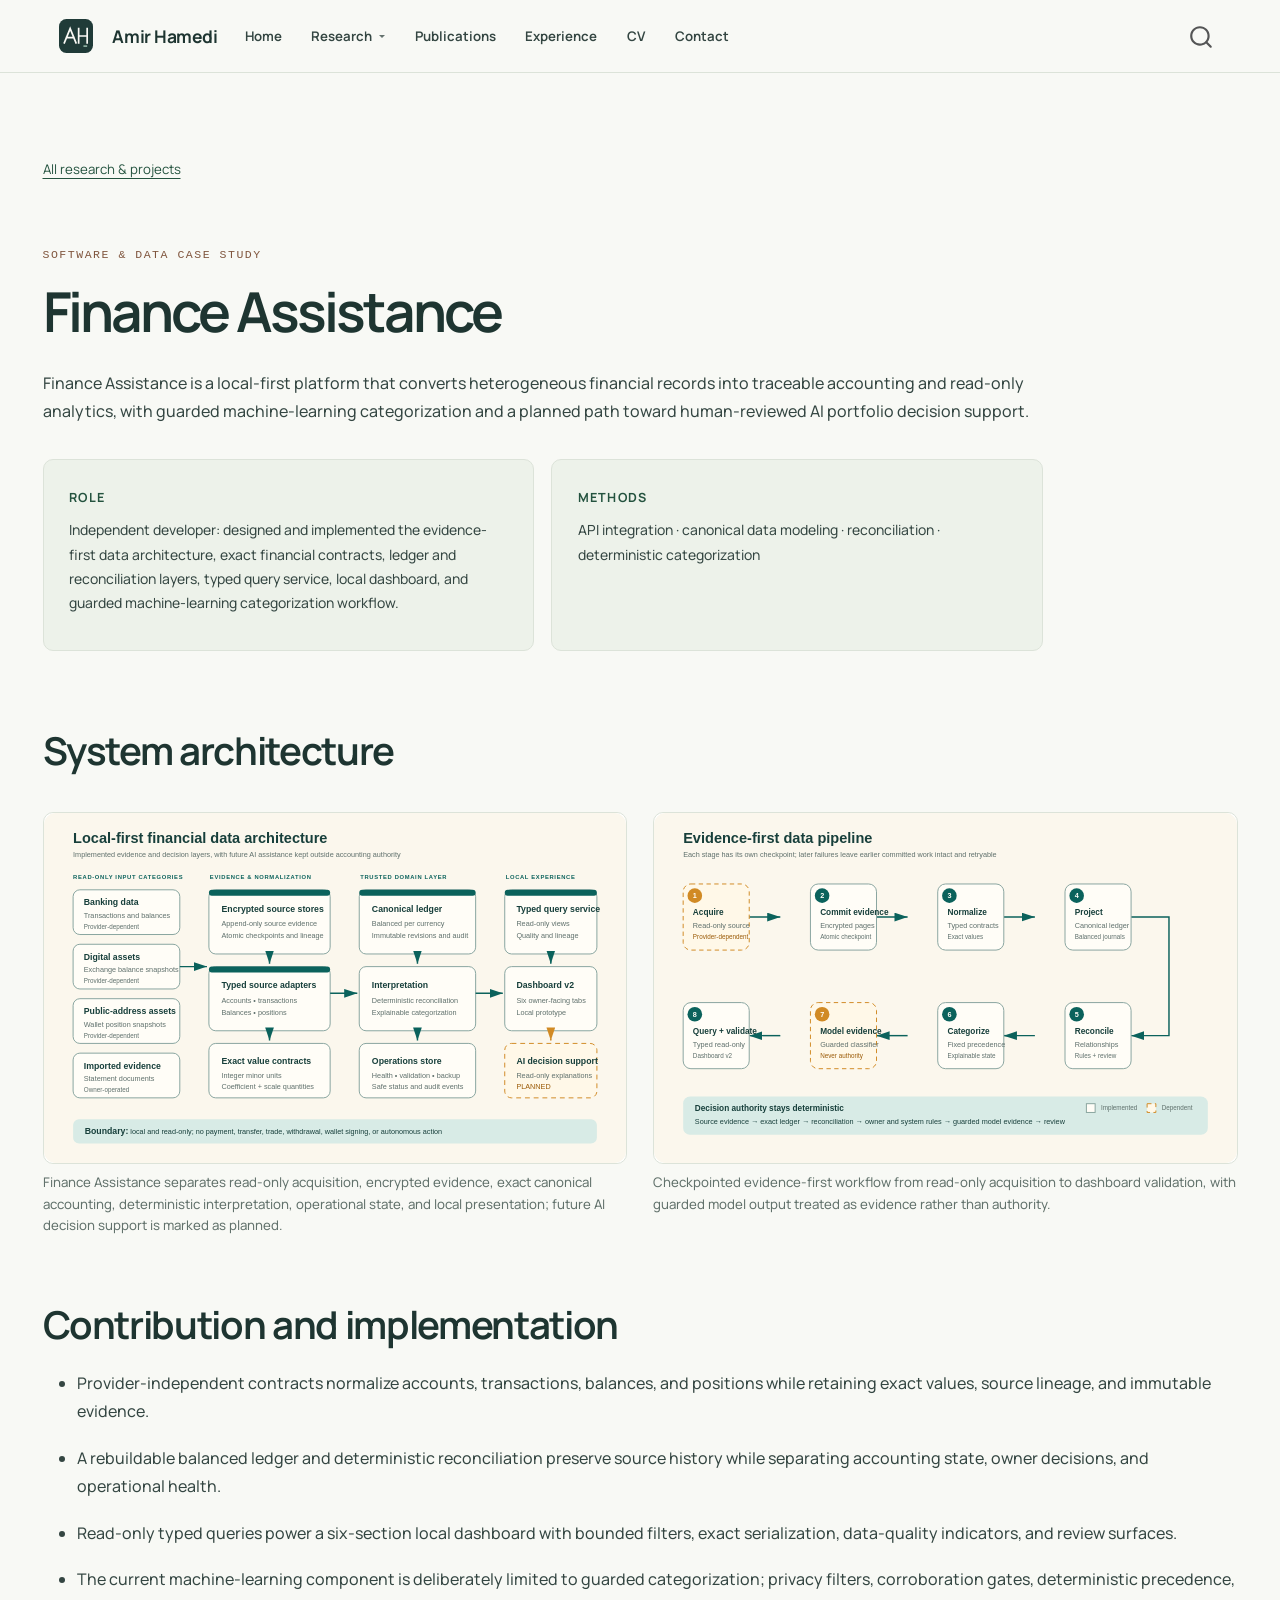
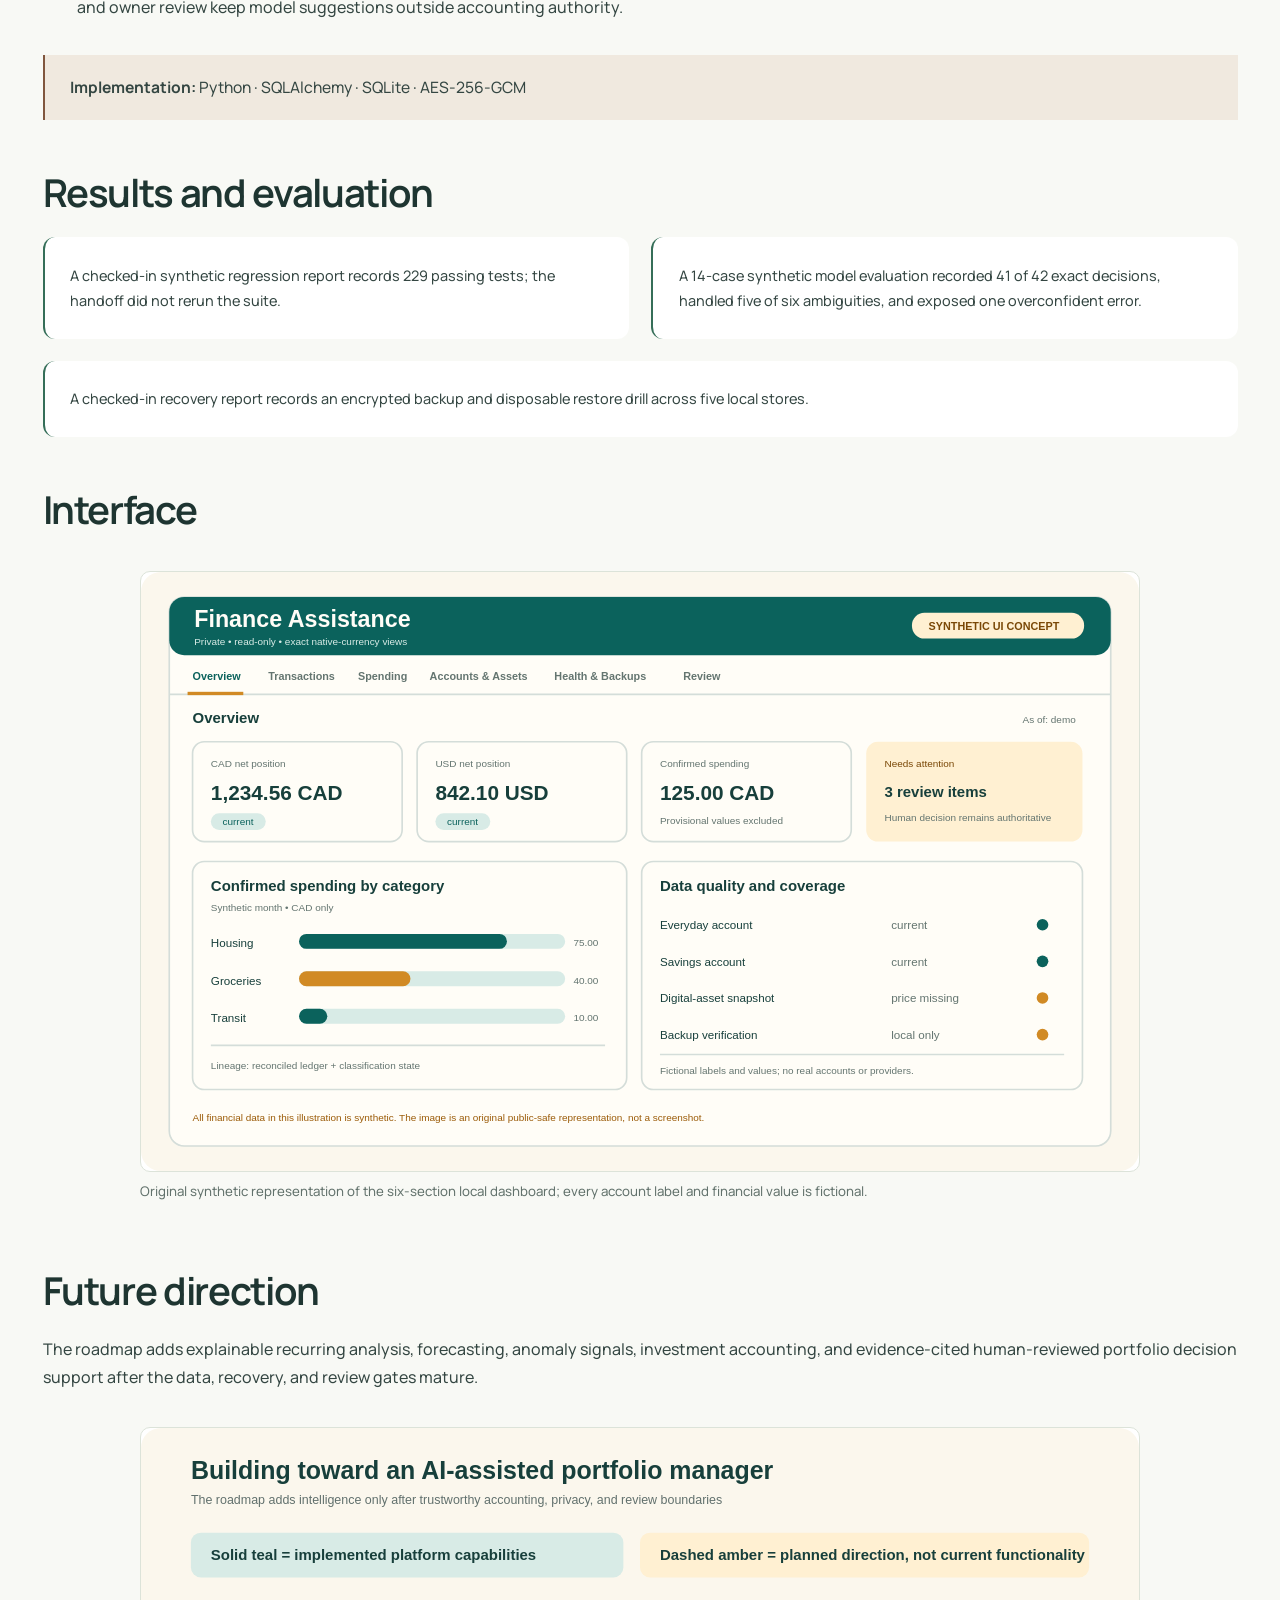
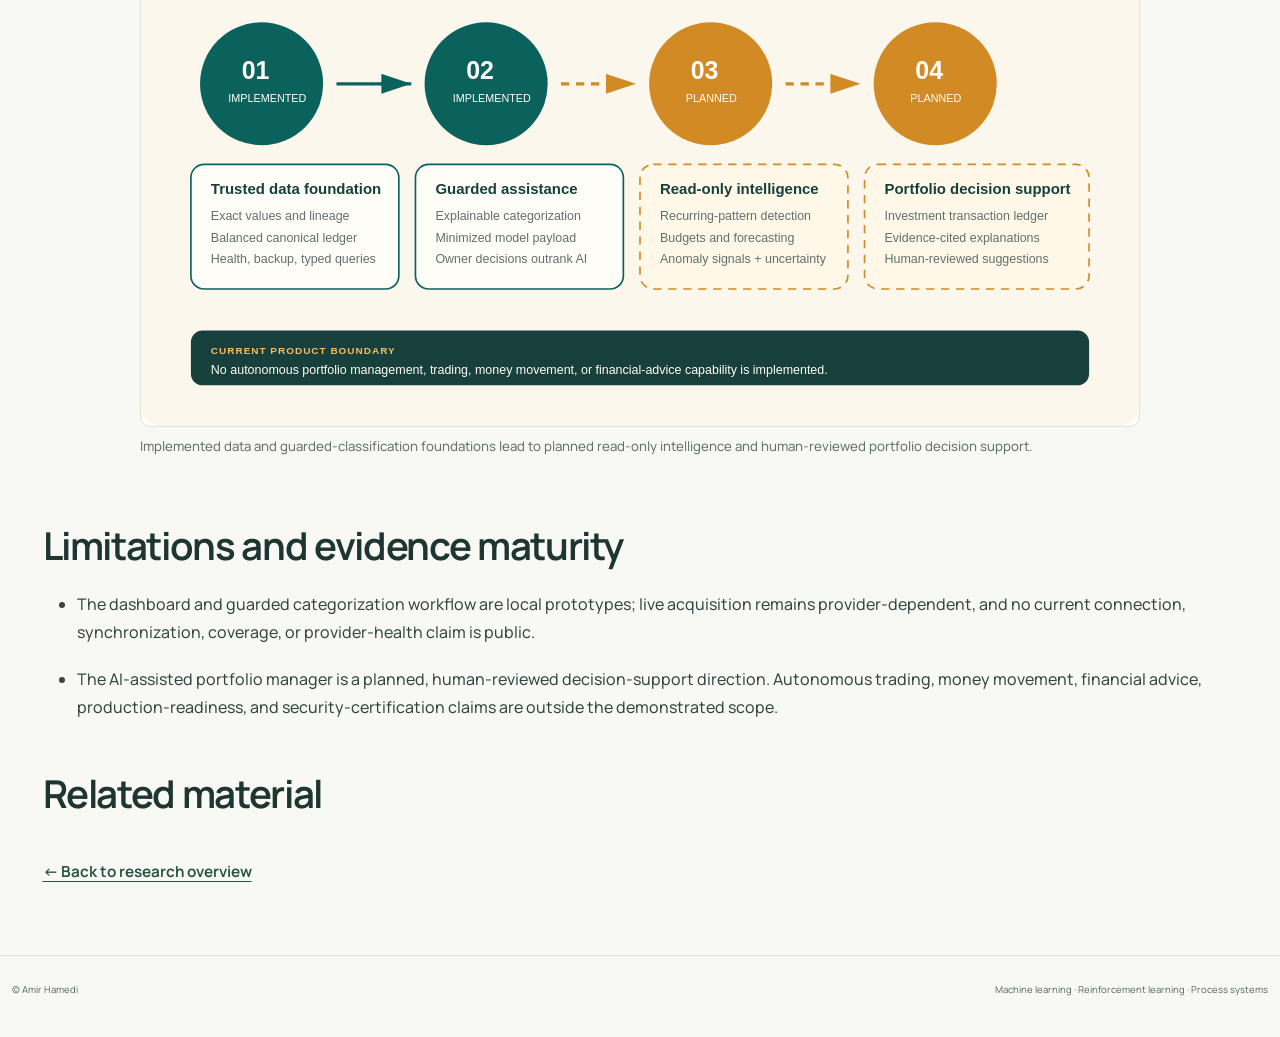
<file: research/finance-assistance.html>
<!DOCTYPE html>
<html xmlns="http://www.w3.org/1999/xhtml" lang="en" xml:lang="en"><head>

<meta charset="utf-8">
<meta name="generator" content="quarto-1.9.38">

<meta name="viewport" content="width=device-width, initial-scale=1.0, user-scalable=yes">

<meta name="description" content="Finance Assistance is a local-first platform that converts heterogeneous financial records into traceable accounting and read-only analytics, with guarded machine-learning categorization and a planned path toward human-reviewed AI portfolio decision support.">

<title>Finance Assistance — Amir Hamedi – Amir Hamedi</title>
<style>
/* Default styles provided by pandoc.
** See https://pandoc.org/MANUAL.html#variables-for-html for config info.
*/
code{white-space: pre-wrap;}
span.smallcaps{font-variant: small-caps;}
div.columns{display: flex; gap: min(4vw, 1.5em);}
div.column{flex: auto; overflow-x: auto;}
div.hanging-indent{margin-left: 1.5em; text-indent: -1.5em;}
ul.task-list{list-style: none;}
ul.task-list li input[type="checkbox"] {
  width: 0.8em;
  margin: 0 0.8em 0.2em -1em; /* quarto-specific, see https://github.com/quarto-dev/quarto-cli/issues/4556 */ 
  vertical-align: middle;
}
</style>


<script src="../site_libs/quarto-nav/quarto-nav.js"></script>
<script src="../site_libs/clipboard/clipboard.min.js"></script>
<script src="../site_libs/quarto-search/autocomplete.umd.js"></script>
<script src="../site_libs/quarto-search/fuse.min.js"></script>
<script src="../site_libs/quarto-search/quarto-search.js"></script>
<meta name="quarto:offset" content="../">
<link href="../favicon.svg" rel="icon" type="image/svg+xml">
<script src="../site_libs/quarto-html/quarto.js" type="module"></script>
<script src="../site_libs/quarto-html/tabsets/tabsets.js" type="module"></script>
<script src="../site_libs/quarto-html/popper.min.js"></script>
<script src="../site_libs/quarto-html/tippy.umd.min.js"></script>
<script src="../site_libs/quarto-html/anchor.min.js"></script>
<link href="../site_libs/quarto-html/tippy.css" rel="stylesheet">
<link href="../site_libs/quarto-html/quarto-syntax-highlighting-15634bcf2e68342d4ad2dfa704d543f6.css" rel="stylesheet" id="quarto-text-highlighting-styles">
<script src="../site_libs/bootstrap/bootstrap.min.js"></script>
<link href="../site_libs/bootstrap/bootstrap-icons.css" rel="stylesheet">
<link href="../site_libs/bootstrap/bootstrap-f1567f6532da11e0b3c9d7d9c23d1e21.min.css" rel="stylesheet" append-hash="true" id="quarto-bootstrap" data-mode="light">
<script src="../site_libs/quarto-contrib/glightbox/glightbox.min.js"></script>
<link href="../site_libs/quarto-contrib/glightbox/glightbox.min.css" rel="stylesheet">
<link href="../site_libs/quarto-contrib/glightbox/lightbox.css" rel="stylesheet">
<script id="quarto-search-options" type="application/json">{
  "location": "navbar",
  "copy-button": false,
  "collapse-after": 3,
  "panel-placement": "end",
  "type": "overlay",
  "limit": 50,
  "keyboard-shortcut": [
    "f",
    "/",
    "s"
  ],
  "show-item-context": false,
  "language": {
    "search-no-results-text": "No results",
    "search-matching-documents-text": "matching documents",
    "search-copy-link-title": "Copy link to search",
    "search-hide-matches-text": "Hide additional matches",
    "search-more-match-text": "more match in this document",
    "search-more-matches-text": "more matches in this document",
    "search-clear-button-title": "Clear",
    "search-text-placeholder": "",
    "search-detached-cancel-button-title": "Cancel",
    "search-submit-button-title": "Submit",
    "search-label": "Search"
  }
}</script>


<link rel="stylesheet" href="../styles.css">
<link rel="stylesheet" href="../modern.css">
<meta property="og:title" content="Finance Assistance — Amir Hamedi">
<meta property="og:description" content="Finance Assistance is a local-first platform that converts heterogeneous financial records into traceable accounting and read-only analytics, with guarded machine-learning categorization and a planned path toward human-reviewed AI portfolio decision support.">
<meta property="og:image" content="https://amirhamedi.me/assets/projects/finance-assistance/platform-architecture.svg">
<meta property="og:site_name" content="Amir Hamedi">
<meta property="og:image:alt" content="Layered architecture showing generic read-only financial inputs flowing through encrypted evidence stores and typed adapters into an exact canonical ledger, reconciliation, categorization, operations, typed queries, and Dashboard v2, with a dashed planned AI layer.">
</head>

<body class="nav-fixed fullcontent quarto-light">

<div id="quarto-search-results"></div>
  <header id="quarto-header" class="headroom fixed-top">
    <nav class="navbar navbar-expand-lg " data-bs-theme="dark">
      <div class="navbar-container container-fluid">
      <div class="navbar-brand-container mx-auto">
    <a href="../index.html" class="navbar-brand navbar-brand-logo">
    <img src="../favicon.svg" alt="Amir Hamedi home" class="navbar-logo light-content">
    <img src="../favicon.svg" alt="Amir Hamedi home" class="navbar-logo dark-content">
    </a>
    <a class="navbar-brand" href="../index.html">
    <span class="navbar-title">Amir Hamedi</span>
    </a>
  </div>
            <div id="quarto-search" class="" title="Search"></div>
          <button class="navbar-toggler" type="button" data-bs-toggle="collapse" data-bs-target="#navbarCollapse" aria-controls="navbarCollapse" role="menu" aria-expanded="false" aria-label="Toggle navigation" onclick="if (window.quartoToggleHeadroom) { window.quartoToggleHeadroom(); }">
  <span class="navbar-toggler-icon"></span>
</button>
          <div class="collapse navbar-collapse" id="navbarCollapse">
            <ul class="navbar-nav navbar-nav-scroll me-auto">
  <li class="nav-item">
    <a class="nav-link" href="../index.html"> 
<span class="menu-text">Home</span></a>
  </li>  
  <li class="nav-item dropdown ">
    <a class="nav-link dropdown-toggle" href="#" id="nav-menu-research" role="link" data-bs-toggle="dropdown" aria-expanded="false">
 <span class="menu-text">Research</span>
    </a>
    <ul class="dropdown-menu" aria-labelledby="nav-menu-research">    
        <li>
    <a class="dropdown-item" href="../projects.html">
 <span class="dropdown-text">Research Overview</span></a>
  </li>  
        <li>
    <a class="dropdown-item" href="../research/mpc-pretrained-rl.html">
 <span class="dropdown-text">MPC-Pretrained Reinforcement Learning</span></a>
  </li>  
        <li>
    <a class="dropdown-item" href="../research/multi-channel-rl-mpc.html">
 <span class="dropdown-text">Multi-Channel RL-Assisted MPC</span></a>
  </li>  
        <li>
    <a class="dropdown-item" href="../research/stability-aware-rl.html">
 <span class="dropdown-text">Stability-Aware Reinforcement Learning</span></a>
  </li>  
        <li>
    <a class="dropdown-item" href="../research/biosmb-ph-control.html">
 <span class="dropdown-text">Reinforcement-Learning pH Control for BioSMB</span></a>
  </li>  
        <li>
    <a class="dropdown-item" href="../research/distillation-flooding.html">
 <span class="dropdown-text">Distillation Flooding Detection and Control</span></a>
  </li>  
        <li>
    <a class="dropdown-item" href="../research/finance-assistance.html">
 <span class="dropdown-text">Finance Assistance</span></a>
  </li>  
    </ul>
  </li>
  <li class="nav-item">
    <a class="nav-link" href="../publications.html"> 
<span class="menu-text">Publications</span></a>
  </li>  
  <li class="nav-item">
    <a class="nav-link" href="../experience.html"> 
<span class="menu-text">Experience</span></a>
  </li>  
  <li class="nav-item">
    <a class="nav-link" href="../cv.html"> 
<span class="menu-text">CV</span></a>
  </li>  
  <li class="nav-item">
    <a class="nav-link" href="../contact.html"> 
<span class="menu-text">Contact</span></a>
  </li>  
</ul>
          </div> <!-- /navcollapse -->
            <div class="quarto-navbar-tools">
</div>
      </div> <!-- /container-fluid -->
    </nav>
</header>
<!-- content -->
<div id="quarto-content" class="quarto-container page-columns page-rows-contents page-layout-article page-navbar">
<!-- sidebar -->
<!-- margin-sidebar -->
    
<!-- main -->
<main class="content" id="quarto-document-content"><header id="title-block-header" class="quarto-title-block"><h1 class="title display-7">Finance Assistance</h1></header>

<header id="title-block-header">


</header>


<div class="case-hero">
<p><a href="../projects.html" class="back-link">All research &amp; projects</a></p>
<div class="eyebrow">
<p>SOFTWARE &amp; DATA CASE STUDY</p>
</div>
<section id="finance-assistance" class="level1">
<h1>Finance Assistance</h1>
<p>Finance Assistance is a local-first platform that converts heterogeneous financial records into traceable accounting and read-only analytics, with guarded machine-learning categorization and a planned path toward human-reviewed AI portfolio decision support.</p>
<div class="case-meta-grid">
<div class="case-meta-item">
<p><strong>Role</strong></p>
<p>Independent developer: designed and implemented the evidence-first data architecture, exact financial contracts, ledger and reconciliation layers, typed query service, local dashboard, and guarded machine-learning categorization workflow.</p>
</div>
<div class="case-meta-item">
<p><strong>Methods</strong></p>
<p>API integration · canonical data modeling · reconciliation · deterministic categorization</p>
</div>
</div>
</section>
</div>
<section id="system-architecture" class="level2">
<h2 class="anchored" data-anchor-id="system-architecture">System architecture</h2>
<div class="case-figure-grid">
<div class="case-figure-item">
<div class="quarto-figure quarto-figure-center">
<figure class="figure">
<p><a href="../assets/projects/finance-assistance/platform-architecture.svg" class="lightbox" data-gallery="quarto-lightbox-gallery-1" title="Finance Assistance separates read-only acquisition, encrypted evidence, exact canonical accounting, deterministic interpretation, operational state, and local presentation; future AI decision support is marked as planned."><img src="../assets/projects/finance-assistance/platform-architecture.svg" class="case-figure img-fluid figure-img" alt="Layered architecture showing generic read-only financial inputs flowing through encrypted evidence stores and typed adapters into an exact canonical ledger, reconciliation, categorization, operations, typed queries, and Dashboard v2, with a dashed planned AI layer."></a></p>
<figcaption>Finance Assistance separates read-only acquisition, encrypted evidence, exact canonical accounting, deterministic interpretation, operational state, and local presentation; future AI decision support is marked as planned.</figcaption>
</figure>
</div>
</div>
<div class="case-figure-item">
<div class="quarto-figure quarto-figure-center">
<figure class="figure">
<p><a href="../assets/projects/finance-assistance/data-pipeline.svg" class="lightbox" data-gallery="quarto-lightbox-gallery-2" title="Checkpointed evidence-first workflow from read-only acquisition to dashboard validation, with guarded model output treated as evidence rather than authority."><img src="../assets/projects/finance-assistance/data-pipeline.svg" class="case-figure img-fluid figure-img" alt="Eight-stage pipeline showing acquisition, encrypted commit, normalization, ledger projection, reconciliation, categorization, guarded model evidence, and typed query validation."></a></p>
<figcaption>Checkpointed evidence-first workflow from read-only acquisition to dashboard validation, with guarded model output treated as evidence rather than authority.</figcaption>
</figure>
</div>
</div>
</div>
</section>
<section id="contribution-and-implementation" class="level2">
<h2 class="anchored" data-anchor-id="contribution-and-implementation">Contribution and implementation</h2>
<ul>
<li><p>Provider-independent contracts normalize accounts, transactions, balances, and positions while retaining exact values, source lineage, and immutable evidence.</p></li>
<li><p>A rebuildable balanced ledger and deterministic reconciliation preserve source history while separating accounting state, owner decisions, and operational health.</p></li>
<li><p>Read-only typed queries power a six-section local dashboard with bounded filters, exact serialization, data-quality indicators, and review surfaces.</p></li>
<li><p>The current machine-learning component is deliberately limited to guarded categorization; privacy filters, corroboration gates, deterministic precedence, and owner review keep model suggestions outside accounting authority.</p></li>
</ul>
<div class="tool-line">
<p><strong>Implementation:</strong> Python · SQLAlchemy · SQLite · AES-256-GCM</p>
</div>
</section>
<section id="results-and-evaluation" class="level2">
<h2 class="anchored" data-anchor-id="results-and-evaluation">Results and evaluation</h2>
<div class="result-grid">
<div class="result-card">
<p>A checked-in synthetic regression report records 229 passing tests; the handoff did not rerun the suite.</p>
</div>
<div class="result-card">
<p>A 14-case synthetic model evaluation recorded 41 of 42 exact decisions, handled five of six ambiguities, and exposed one overconfident error.</p>
</div>
<div class="result-card">
<p>A checked-in recovery report records an encrypted backup and disposable restore drill across five local stores.</p>
</div>
</div>
<div class="case-figure-grid">

</div>
</section>
<section id="interface" class="level2">
<h2 class="anchored" data-anchor-id="interface">Interface</h2>
<div class="case-figure-grid">
<div class="case-figure-item">
<div class="quarto-figure quarto-figure-center">
<figure class="figure">
<p><a href="../assets/projects/finance-assistance/dashboard-overview.svg" class="lightbox" data-gallery="quarto-lightbox-gallery-3" title="Original synthetic representation of the six-section local dashboard; every account label and financial value is fictional."><img src="../assets/projects/finance-assistance/dashboard-overview.svg" class="case-figure img-fluid figure-img" alt="Synthetic local finance dashboard with six tabs, separate CAD and USD cards, confirmed-spending bars, data-quality states, and an owner-review attention panel."></a></p>
<figcaption>Original synthetic representation of the six-section local dashboard; every account label and financial value is fictional.</figcaption>
</figure>
</div>
</div>
</div>
</section>
<section id="future-direction" class="level2">
<h2 class="anchored" data-anchor-id="future-direction">Future direction</h2>
<p>The roadmap adds explainable recurring analysis, forecasting, anomaly signals, investment accounting, and evidence-cited human-reviewed portfolio decision support after the data, recovery, and review gates mature.</p>
<div class="case-figure-grid">
<div class="case-figure-item">
<div class="quarto-figure quarto-figure-center">
<figure class="figure">
<p><a href="../assets/projects/finance-assistance/ai-portfolio-manager-roadmap.svg" class="lightbox" data-gallery="quarto-lightbox-gallery-4" title="Implemented data and guarded-classification foundations lead to planned read-only intelligence and human-reviewed portfolio decision support."><img src="../assets/projects/finance-assistance/ai-portfolio-manager-roadmap.svg" class="case-figure img-fluid figure-img" alt="Four-stage roadmap with implemented trusted data and guarded assistance followed by planned read-only intelligence and portfolio decision support, plus a boundary excluding autonomous trading and financial advice."></a></p>
<figcaption>Implemented data and guarded-classification foundations lead to planned read-only intelligence and human-reviewed portfolio decision support.</figcaption>
</figure>
</div>
</div>
</div>
</section>
<section id="limitations-and-evidence-maturity" class="level2">
<h2 class="anchored" data-anchor-id="limitations-and-evidence-maturity">Limitations and evidence maturity</h2>
<ul>
<li><p>The dashboard and guarded categorization workflow are local prototypes; live acquisition remains provider-dependent, and no current connection, synchronization, coverage, or provider-health claim is public.</p></li>
<li><p>The AI-assisted portfolio manager is a planned, human-reviewed decision-support direction. Autonomous trading, money movement, financial advice, production-readiness, and security-certification claims are outside the demonstrated scope.</p></li>
</ul>
</section>
<section id="related-material" class="level2">
<h2 class="anchored" data-anchor-id="related-material">Related material</h2>
<p><a href="../projects.html" class="text-link">← Back to research overview</a></p>


</section>

</main> <!-- /main -->
<script>

document.addEventListener('DOMContentLoaded', () => {

  document.querySelectorAll('[data-work-filters]').forEach(group => {

    const list = group.nextElementSibling;

    if (!list?.classList.contains('research-grid')) return;

    const cards = [...list.querySelectorAll('[data-work-category]')];

    const status = group.querySelector('[role="status"]');

    group.hidden = false;

    group.querySelectorAll('button[data-filter]').forEach(button => {

      button.addEventListener('click', () => {

        const category = button.dataset.filter;

        let visible = 0;

        cards.forEach(card => {

          card.hidden = category !== 'all' && card.dataset.workCategory !== category;

          if (!card.hidden) visible += 1;

        });

        group.querySelectorAll('button').forEach(item => item.setAttribute('aria-pressed', String(item === button)));

        status.textContent = `${visible} ${visible === 1 ? 'project' : 'projects'}`;

      });

    });

  });

});

</script>

<script id="quarto-html-after-body" type="application/javascript">
  window.document.addEventListener("DOMContentLoaded", function (event) {
    const icon = "";
    const anchorJS = new window.AnchorJS();
    anchorJS.options = {
      placement: 'right',
      icon: icon
    };
    anchorJS.add('.anchored');
    const isCodeAnnotation = (el) => {
      for (const clz of el.classList) {
        if (clz.startsWith('code-annotation-')) {                     
          return true;
        }
      }
      return false;
    }
    const onCopySuccess = function(e) {
      // button target
      const button = e.trigger;
      // don't keep focus
      button.blur();
      // flash "checked"
      button.classList.add('code-copy-button-checked');
      var currentTitle = button.getAttribute("title");
      button.setAttribute("title", "Copied!");
      let tooltip;
      if (window.bootstrap) {
        button.setAttribute("data-bs-toggle", "tooltip");
        button.setAttribute("data-bs-placement", "left");
        button.setAttribute("data-bs-title", "Copied!");
        tooltip = new bootstrap.Tooltip(button, 
          { trigger: "manual", 
            customClass: "code-copy-button-tooltip",
            offset: [0, -8]});
        tooltip.show();    
      }
      setTimeout(function() {
        if (tooltip) {
          tooltip.hide();
          button.removeAttribute("data-bs-title");
          button.removeAttribute("data-bs-toggle");
          button.removeAttribute("data-bs-placement");
        }
        button.setAttribute("title", currentTitle);
        button.classList.remove('code-copy-button-checked');
      }, 1000);
      // clear code selection
      e.clearSelection();
    }
    const getTextToCopy = function(trigger) {
      const outerScaffold = trigger.parentElement.cloneNode(true);
      const codeEl = outerScaffold.querySelector('code');
      for (const childEl of codeEl.children) {
        if (isCodeAnnotation(childEl)) {
          childEl.remove();
        }
      }
      return codeEl.innerText;
    }
    const clipboard = new window.ClipboardJS('.code-copy-button:not([data-in-quarto-modal])', {
      text: getTextToCopy
    });
    clipboard.on('success', onCopySuccess);
    if (window.document.getElementById('quarto-embedded-source-code-modal')) {
      const clipboardModal = new window.ClipboardJS('.code-copy-button[data-in-quarto-modal]', {
        text: getTextToCopy,
        container: window.document.getElementById('quarto-embedded-source-code-modal')
      });
      clipboardModal.on('success', onCopySuccess);
    }
      var localhostRegex = new RegExp(/^(?:http|https):\/\/localhost\:?[0-9]*\//);
      var mailtoRegex = new RegExp(/^mailto:/);
        var filterRegex = new RegExp("https:\/\/amirhamedi\.me");
      var isInternal = (href) => {
          return filterRegex.test(href) || localhostRegex.test(href) || mailtoRegex.test(href);
      }
      // Inspect non-navigation links and adorn them if external
     var links = window.document.querySelectorAll('a[href]:not(.nav-link):not(.navbar-brand):not(.toc-action):not(.sidebar-link):not(.sidebar-item-toggle):not(.pagination-link):not(.no-external):not([aria-hidden]):not(.dropdown-item):not(.quarto-navigation-tool):not(.about-link)');
      for (var i=0; i<links.length; i++) {
        const link = links[i];
        if (!isInternal(link.href)) {
          // undo the damage that might have been done by quarto-nav.js in the case of
          // links that we want to consider external
          if (link.dataset.originalHref !== undefined) {
            link.href = link.dataset.originalHref;
          }
            // target, if specified
            link.setAttribute("target", "_blank");
            if (link.getAttribute("rel") === null) {
              link.setAttribute("rel", "noopener");
            }
        }
      }
    function tippyHover(el, contentFn, onTriggerFn, onUntriggerFn) {
      const config = {
        allowHTML: true,
        maxWidth: 500,
        delay: 100,
        arrow: false,
        appendTo: function(el) {
            return el.parentElement;
        },
        interactive: true,
        interactiveBorder: 10,
        theme: 'quarto',
        placement: 'bottom-start',
      };
      if (contentFn) {
        config.content = contentFn;
      }
      if (onTriggerFn) {
        config.onTrigger = onTriggerFn;
      }
      if (onUntriggerFn) {
        config.onUntrigger = onUntriggerFn;
      }
      window.tippy(el, config); 
    }
    const noterefs = window.document.querySelectorAll('a[role="doc-noteref"]');
    for (var i=0; i<noterefs.length; i++) {
      const ref = noterefs[i];
      tippyHover(ref, function() {
        // use id or data attribute instead here
        let href = ref.getAttribute('data-footnote-href') || ref.getAttribute('href');
        try { href = new URL(href).hash; } catch {}
        const id = href.replace(/^#\/?/, "");
        const note = window.document.getElementById(id);
        if (note) {
          return note.innerHTML;
        } else {
          return "";
        }
      });
    }
    const xrefs = window.document.querySelectorAll('a.quarto-xref');
    const processXRef = (id, note) => {
      // Strip column container classes
      const stripColumnClz = (el) => {
        el.classList.remove("page-full", "page-columns");
        if (el.children) {
          for (const child of el.children) {
            stripColumnClz(child);
          }
        }
      }
      stripColumnClz(note)
      if (id === null || id.startsWith('sec-')) {
        // Special case sections, only their first couple elements
        const container = document.createElement("div");
        if (note.children && note.children.length > 2) {
          container.appendChild(note.children[0].cloneNode(true));
          for (let i = 1; i < note.children.length; i++) {
            const child = note.children[i];
            if (child.tagName === "P" && child.innerText === "") {
              continue;
            } else {
              container.appendChild(child.cloneNode(true));
              break;
            }
          }
          if (window.Quarto?.typesetMath) {
            window.Quarto.typesetMath(container);
          }
          return container.innerHTML
        } else {
          if (window.Quarto?.typesetMath) {
            window.Quarto.typesetMath(note);
          }
          return note.innerHTML;
        }
      } else {
        // Remove any anchor links if they are present
        const anchorLink = note.querySelector('a.anchorjs-link');
        if (anchorLink) {
          anchorLink.remove();
        }
        if (window.Quarto?.typesetMath) {
          window.Quarto.typesetMath(note);
        }
        if (note.classList.contains("callout")) {
          return note.outerHTML;
        } else {
          return note.innerHTML;
        }
      }
    }
    for (var i=0; i<xrefs.length; i++) {
      const xref = xrefs[i];
      tippyHover(xref, undefined, function(instance) {
        instance.disable();
        let url = xref.getAttribute('href');
        let hash = undefined; 
        if (url.startsWith('#')) {
          hash = url;
        } else {
          try { hash = new URL(url).hash; } catch {}
        }
        if (hash) {
          const id = hash.replace(/^#\/?/, "");
          const note = window.document.getElementById(id);
          if (note !== null) {
            try {
              const html = processXRef(id, note.cloneNode(true));
              instance.setContent(html);
            } finally {
              instance.enable();
              instance.show();
            }
          } else {
            // See if we can fetch this
            fetch(url.split('#')[0])
            .then(res => res.text())
            .then(html => {
              const parser = new DOMParser();
              const htmlDoc = parser.parseFromString(html, "text/html");
              const note = htmlDoc.getElementById(id);
              if (note !== null) {
                const html = processXRef(id, note);
                instance.setContent(html);
              } 
            }).finally(() => {
              instance.enable();
              instance.show();
            });
          }
        } else {
          // See if we can fetch a full url (with no hash to target)
          // This is a special case and we should probably do some content thinning / targeting
          fetch(url)
          .then(res => res.text())
          .then(html => {
            const parser = new DOMParser();
            const htmlDoc = parser.parseFromString(html, "text/html");
            const note = htmlDoc.querySelector('main.content');
            if (note !== null) {
              // This should only happen for chapter cross references
              // (since there is no id in the URL)
              // remove the first header
              if (note.children.length > 0 && note.children[0].tagName === "HEADER") {
                note.children[0].remove();
              }
              const html = processXRef(null, note);
              instance.setContent(html);
            } 
          }).finally(() => {
            instance.enable();
            instance.show();
          });
        }
      }, function(instance) {
      });
    }
        let selectedAnnoteEl;
        const selectorForAnnotation = ( cell, annotation) => {
          let cellAttr = 'data-code-cell="' + cell + '"';
          let lineAttr = 'data-code-annotation="' +  annotation + '"';
          const selector = 'span[' + cellAttr + '][' + lineAttr + ']';
          return selector;
        }
        const selectCodeLines = (annoteEl) => {
          const doc = window.document;
          const targetCell = annoteEl.getAttribute("data-target-cell");
          const targetAnnotation = annoteEl.getAttribute("data-target-annotation");
          const annoteSpan = window.document.querySelector(selectorForAnnotation(targetCell, targetAnnotation));
          const lines = annoteSpan.getAttribute("data-code-lines").split(",");
          const lineIds = lines.map((line) => {
            return targetCell + "-" + line;
          })
          let top = null;
          let height = null;
          let parent = null;
          if (lineIds.length > 0) {
              //compute the position of the single el (top and bottom and make a div)
              const el = window.document.getElementById(lineIds[0]);
              top = el.offsetTop;
              height = el.offsetHeight;
              parent = el.parentElement.parentElement;
            if (lineIds.length > 1) {
              const lastEl = window.document.getElementById(lineIds[lineIds.length - 1]);
              const bottom = lastEl.offsetTop + lastEl.offsetHeight;
              height = bottom - top;
            }
            if (top !== null && height !== null && parent !== null) {
              // cook up a div (if necessary) and position it 
              let div = window.document.getElementById("code-annotation-line-highlight");
              if (div === null) {
                div = window.document.createElement("div");
                div.setAttribute("id", "code-annotation-line-highlight");
                div.style.position = 'absolute';
                parent.appendChild(div);
              }
              div.style.top = top - 2 + "px";
              div.style.height = height + 4 + "px";
              div.style.left = 0;
              let gutterDiv = window.document.getElementById("code-annotation-line-highlight-gutter");
              if (gutterDiv === null) {
                gutterDiv = window.document.createElement("div");
                gutterDiv.setAttribute("id", "code-annotation-line-highlight-gutter");
                gutterDiv.style.position = 'absolute';
                const codeCell = window.document.getElementById(targetCell);
                const gutter = codeCell.querySelector('.code-annotation-gutter');
                gutter.appendChild(gutterDiv);
              }
              gutterDiv.style.top = top - 2 + "px";
              gutterDiv.style.height = height + 4 + "px";
            }
            selectedAnnoteEl = annoteEl;
          }
        };
        const unselectCodeLines = () => {
          const elementsIds = ["code-annotation-line-highlight", "code-annotation-line-highlight-gutter"];
          elementsIds.forEach((elId) => {
            const div = window.document.getElementById(elId);
            if (div) {
              div.remove();
            }
          });
          selectedAnnoteEl = undefined;
        };
          // Handle positioning of the toggle
      window.addEventListener(
        "resize",
        throttle(() => {
          elRect = undefined;
          if (selectedAnnoteEl) {
            selectCodeLines(selectedAnnoteEl);
          }
        }, 10)
      );
      function throttle(fn, ms) {
      let throttle = false;
      let timer;
        return (...args) => {
          if(!throttle) { // first call gets through
              fn.apply(this, args);
              throttle = true;
          } else { // all the others get throttled
              if(timer) clearTimeout(timer); // cancel #2
              timer = setTimeout(() => {
                fn.apply(this, args);
                timer = throttle = false;
              }, ms);
          }
        };
      }
        // Attach click handler to the DT
        const annoteDls = window.document.querySelectorAll('dt[data-target-cell]');
        for (const annoteDlNode of annoteDls) {
          annoteDlNode.addEventListener('click', (event) => {
            const clickedEl = event.target;
            if (clickedEl !== selectedAnnoteEl) {
              unselectCodeLines();
              const activeEl = window.document.querySelector('dt[data-target-cell].code-annotation-active');
              if (activeEl) {
                activeEl.classList.remove('code-annotation-active');
              }
              selectCodeLines(clickedEl);
              clickedEl.classList.add('code-annotation-active');
            } else {
              // Unselect the line
              unselectCodeLines();
              clickedEl.classList.remove('code-annotation-active');
            }
          });
        }
    const findCites = (el) => {
      const parentEl = el.parentElement;
      if (parentEl) {
        const cites = parentEl.dataset.cites;
        if (cites) {
          return {
            el,
            cites: cites.split(' ')
          };
        } else {
          return findCites(el.parentElement)
        }
      } else {
        return undefined;
      }
    };
    var bibliorefs = window.document.querySelectorAll('a[role="doc-biblioref"]');
    for (var i=0; i<bibliorefs.length; i++) {
      const ref = bibliorefs[i];
      const citeInfo = findCites(ref);
      if (citeInfo) {
        tippyHover(citeInfo.el, function() {
          var popup = window.document.createElement('div');
          citeInfo.cites.forEach(function(cite) {
            var citeDiv = window.document.createElement('div');
            citeDiv.classList.add('hanging-indent');
            citeDiv.classList.add('csl-entry');
            var biblioDiv = window.document.getElementById('ref-' + cite);
            if (biblioDiv) {
              citeDiv.innerHTML = biblioDiv.innerHTML;
            }
            popup.appendChild(citeDiv);
          });
          return popup.innerHTML;
        });
      }
    }
  });
  </script>
</div> <!-- /content -->
<footer class="footer">
  <div class="nav-footer">
    <div class="nav-footer-left">
<p>© Amir Hamedi</p>
</div>   
    <div class="nav-footer-center">
      &nbsp;
    </div>
    <div class="nav-footer-right">
<p>Machine learning · Reinforcement learning · Process systems</p>
</div>
  </div>
</footer>
<script>var lightboxQuarto = GLightbox({"closeEffect":"zoom","descPosition":"bottom","loop":false,"openEffect":"zoom","selector":".lightbox"});
(function() {
  let previousOnload = window.onload;
  window.onload = () => {
    if (previousOnload) {
      previousOnload();
    }
    lightboxQuarto.on('slide_before_load', (data) => {
      const { slideIndex, slideNode, slideConfig, player, trigger } = data;
      const href = trigger.getAttribute('href');
      if (href !== null) {
        const imgEl = window.document.querySelector(`a[href="${href}"] img`);
        if (imgEl !== null) {
          const srcAttr = imgEl.getAttribute("src");
          if (srcAttr && srcAttr.startsWith("data:")) {
            slideConfig.href = srcAttr;
          }
        }
      } 
    });
  
    lightboxQuarto.on('slide_after_load', (data) => {
      const { slideIndex, slideNode, slideConfig, player, trigger } = data;
      if (window.Quarto?.typesetMath) {
        window.Quarto.typesetMath(slideNode);
      }
    });
  
  };
  
})();
          </script>




</body></html>
</file>
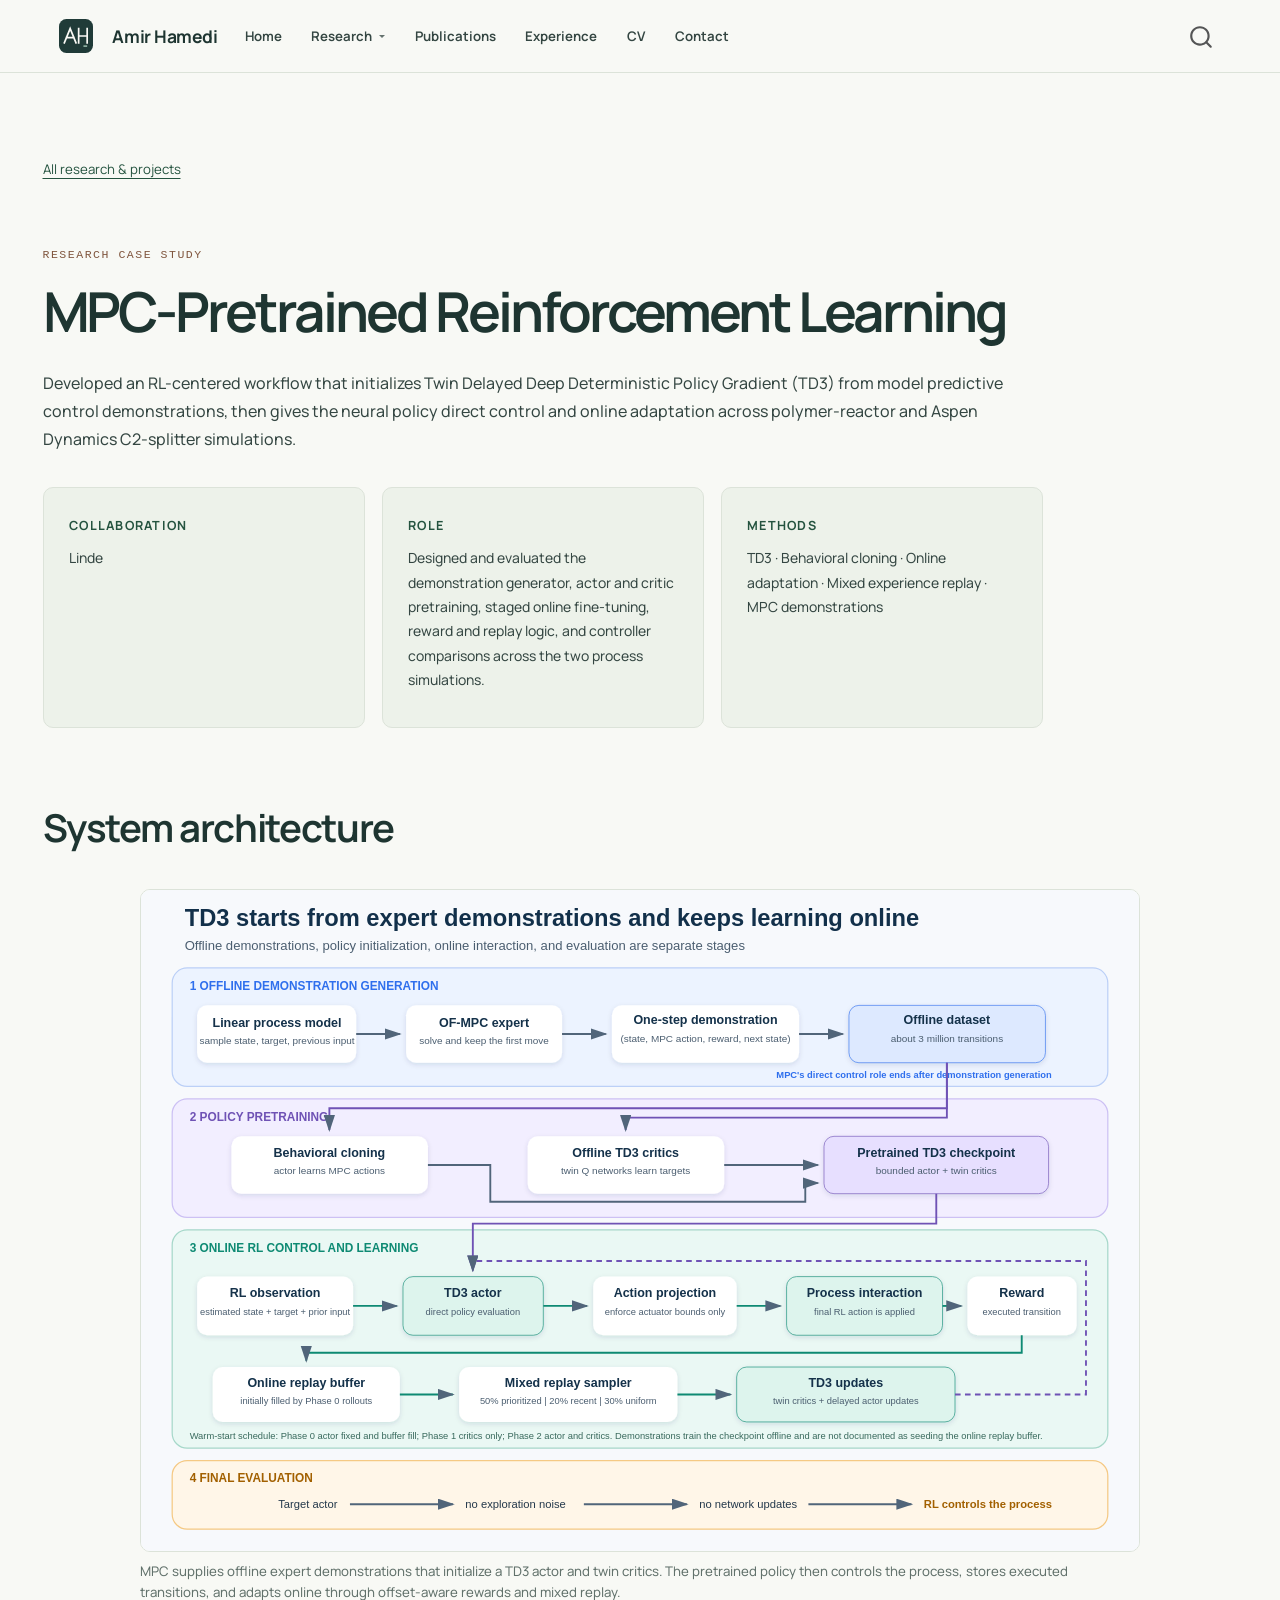
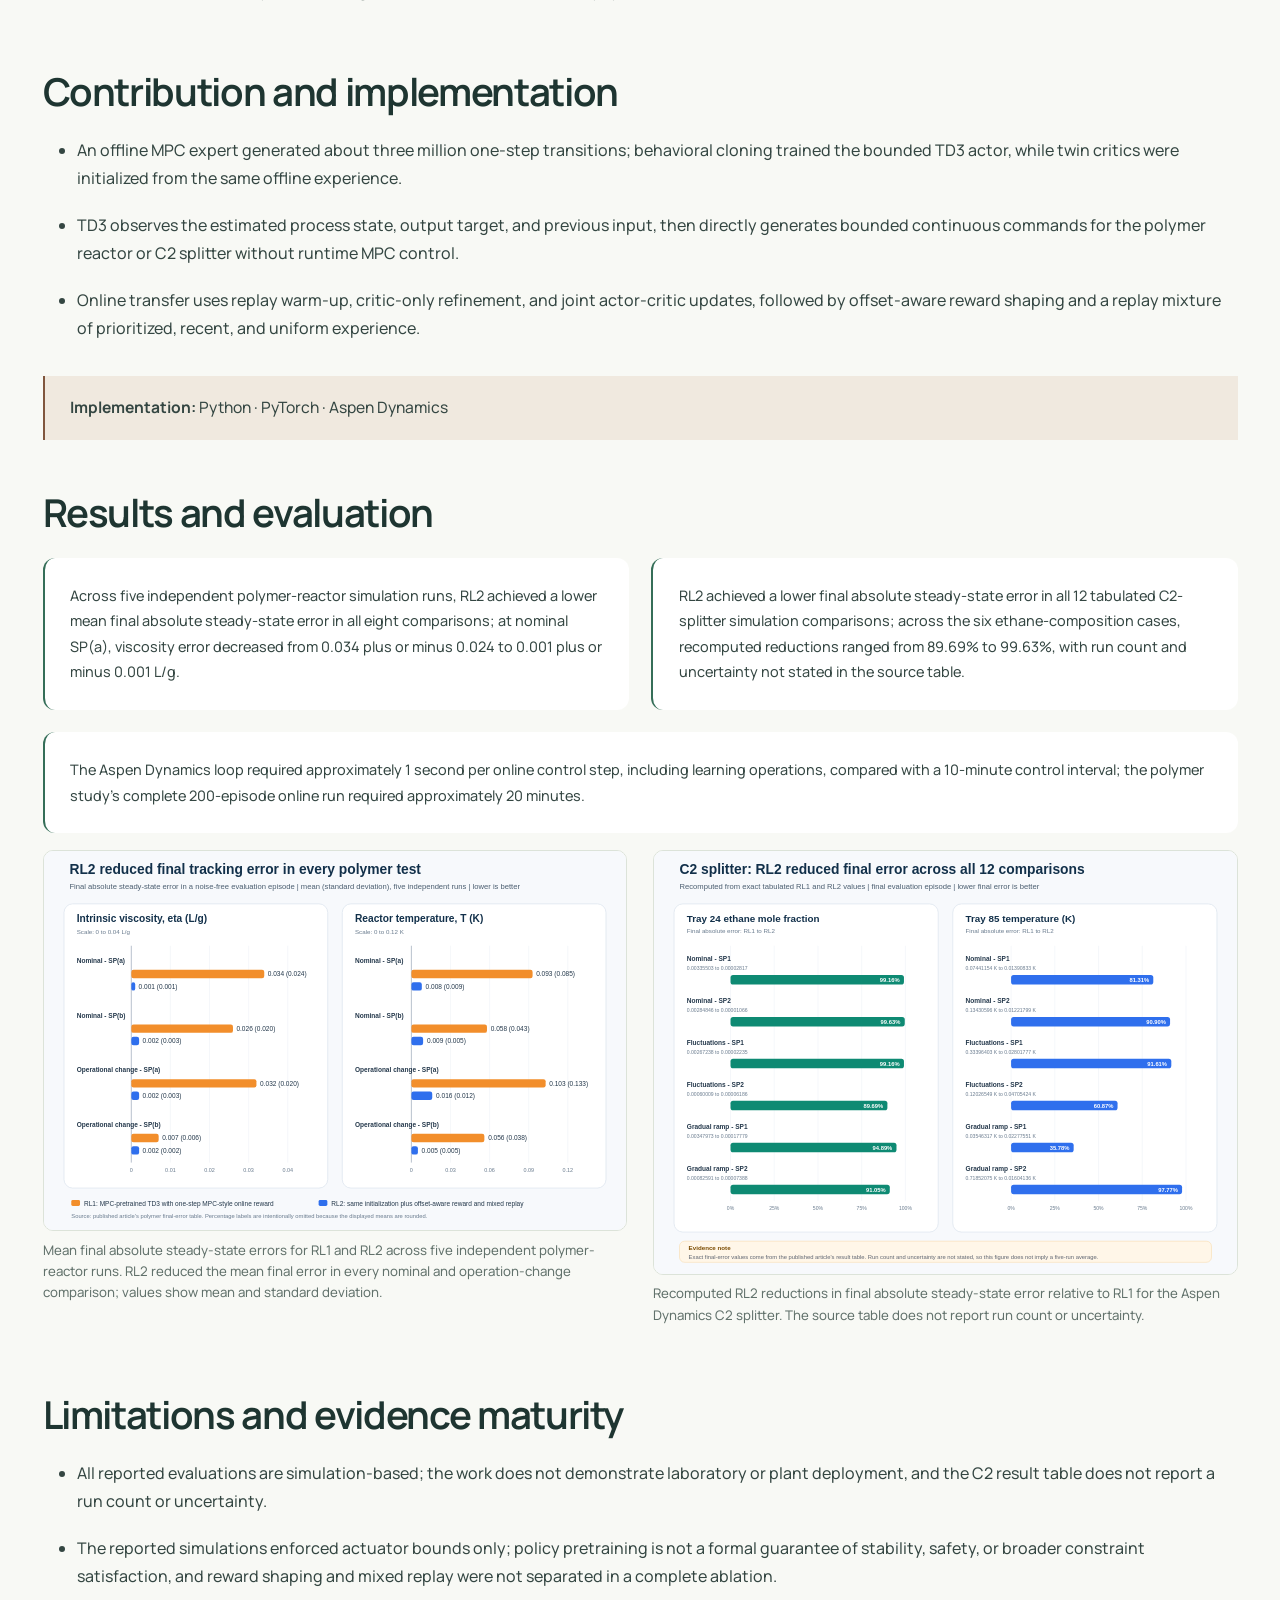
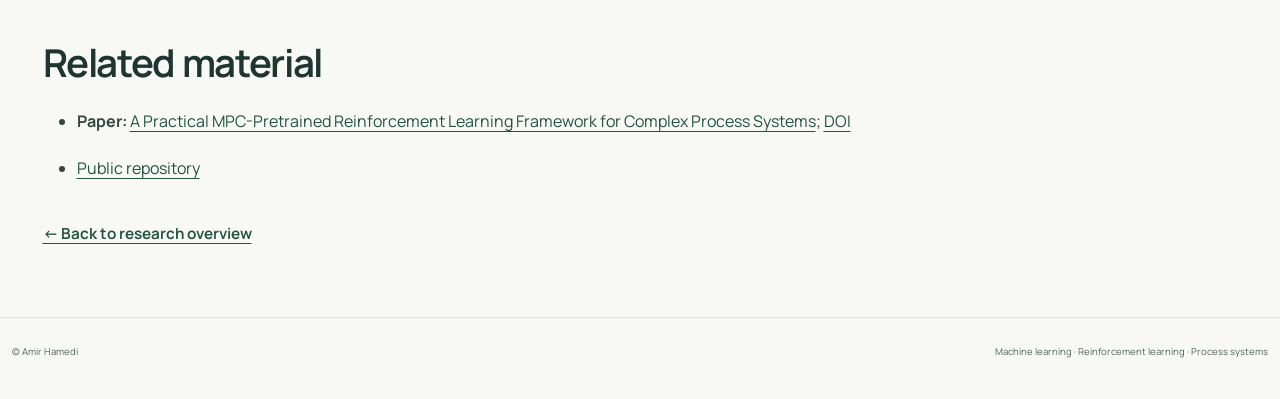
<file: research/mpc-pretrained-rl.html>
<!DOCTYPE html>
<html xmlns="http://www.w3.org/1999/xhtml" lang="en" xml:lang="en"><head>

<meta charset="utf-8">
<meta name="generator" content="quarto-1.9.38">

<meta name="viewport" content="width=device-width, initial-scale=1.0, user-scalable=yes">

<meta name="description" content="Developed an RL-centered workflow that initializes Twin Delayed Deep Deterministic Policy Gradient (TD3) from model predictive control demonstrations, then gives the neural policy direct control and online adaptation across polymer-reactor and Aspen Dynamics C2-splitter simulations.">

<title>MPC-Pretrained Reinforcement Learning — Amir Hamedi – Amir Hamedi</title>
<style>
/* Default styles provided by pandoc.
** See https://pandoc.org/MANUAL.html#variables-for-html for config info.
*/
code{white-space: pre-wrap;}
span.smallcaps{font-variant: small-caps;}
div.columns{display: flex; gap: min(4vw, 1.5em);}
div.column{flex: auto; overflow-x: auto;}
div.hanging-indent{margin-left: 1.5em; text-indent: -1.5em;}
ul.task-list{list-style: none;}
ul.task-list li input[type="checkbox"] {
  width: 0.8em;
  margin: 0 0.8em 0.2em -1em; /* quarto-specific, see https://github.com/quarto-dev/quarto-cli/issues/4556 */ 
  vertical-align: middle;
}
</style>


<script src="../site_libs/quarto-nav/quarto-nav.js"></script>
<script src="../site_libs/clipboard/clipboard.min.js"></script>
<script src="../site_libs/quarto-search/autocomplete.umd.js"></script>
<script src="../site_libs/quarto-search/fuse.min.js"></script>
<script src="../site_libs/quarto-search/quarto-search.js"></script>
<meta name="quarto:offset" content="../">
<link href="../favicon.svg" rel="icon" type="image/svg+xml">
<script src="../site_libs/quarto-html/quarto.js" type="module"></script>
<script src="../site_libs/quarto-html/tabsets/tabsets.js" type="module"></script>
<script src="../site_libs/quarto-html/popper.min.js"></script>
<script src="../site_libs/quarto-html/tippy.umd.min.js"></script>
<script src="../site_libs/quarto-html/anchor.min.js"></script>
<link href="../site_libs/quarto-html/tippy.css" rel="stylesheet">
<link href="../site_libs/quarto-html/quarto-syntax-highlighting-15634bcf2e68342d4ad2dfa704d543f6.css" rel="stylesheet" id="quarto-text-highlighting-styles">
<script src="../site_libs/bootstrap/bootstrap.min.js"></script>
<link href="../site_libs/bootstrap/bootstrap-icons.css" rel="stylesheet">
<link href="../site_libs/bootstrap/bootstrap-f1567f6532da11e0b3c9d7d9c23d1e21.min.css" rel="stylesheet" append-hash="true" id="quarto-bootstrap" data-mode="light">
<script src="../site_libs/quarto-contrib/glightbox/glightbox.min.js"></script>
<link href="../site_libs/quarto-contrib/glightbox/glightbox.min.css" rel="stylesheet">
<link href="../site_libs/quarto-contrib/glightbox/lightbox.css" rel="stylesheet">
<script id="quarto-search-options" type="application/json">{
  "location": "navbar",
  "copy-button": false,
  "collapse-after": 3,
  "panel-placement": "end",
  "type": "overlay",
  "limit": 50,
  "keyboard-shortcut": [
    "f",
    "/",
    "s"
  ],
  "show-item-context": false,
  "language": {
    "search-no-results-text": "No results",
    "search-matching-documents-text": "matching documents",
    "search-copy-link-title": "Copy link to search",
    "search-hide-matches-text": "Hide additional matches",
    "search-more-match-text": "more match in this document",
    "search-more-matches-text": "more matches in this document",
    "search-clear-button-title": "Clear",
    "search-text-placeholder": "",
    "search-detached-cancel-button-title": "Cancel",
    "search-submit-button-title": "Submit",
    "search-label": "Search"
  }
}</script>


<link rel="stylesheet" href="../styles.css">
<link rel="stylesheet" href="../modern.css">
<meta property="og:title" content="MPC-Pretrained Reinforcement Learning — Amir Hamedi">
<meta property="og:description" content="Developed an RL-centered workflow that initializes Twin Delayed Deep Deterministic Policy Gradient (TD3) from model predictive control demonstrations, then gives the neural policy direct control and online adaptation across polymer-reactor and Aspen Dynamics C2-splitter simulations.">
<meta property="og:image" content="https://amirhamedi.me/assets/projects/mpc-pretrained-rl/architecture-overview.svg">
<meta property="og:site_name" content="Amir Hamedi">
<meta property="og:image:alt" content="Four-stage diagram showing offline MPC demonstration generation, behavioral cloning and offline critic training, online TD3 control with bounded actions and mixed replay, and final evaluation without exploration or network updates. MPC is used to initialize the RL policy and is not the online controller.">
</head>

<body class="nav-fixed fullcontent quarto-light">

<div id="quarto-search-results"></div>
  <header id="quarto-header" class="headroom fixed-top">
    <nav class="navbar navbar-expand-lg " data-bs-theme="dark">
      <div class="navbar-container container-fluid">
      <div class="navbar-brand-container mx-auto">
    <a href="../index.html" class="navbar-brand navbar-brand-logo">
    <img src="../favicon.svg" alt="Amir Hamedi home" class="navbar-logo light-content">
    <img src="../favicon.svg" alt="Amir Hamedi home" class="navbar-logo dark-content">
    </a>
    <a class="navbar-brand" href="../index.html">
    <span class="navbar-title">Amir Hamedi</span>
    </a>
  </div>
            <div id="quarto-search" class="" title="Search"></div>
          <button class="navbar-toggler" type="button" data-bs-toggle="collapse" data-bs-target="#navbarCollapse" aria-controls="navbarCollapse" role="menu" aria-expanded="false" aria-label="Toggle navigation" onclick="if (window.quartoToggleHeadroom) { window.quartoToggleHeadroom(); }">
  <span class="navbar-toggler-icon"></span>
</button>
          <div class="collapse navbar-collapse" id="navbarCollapse">
            <ul class="navbar-nav navbar-nav-scroll me-auto">
  <li class="nav-item">
    <a class="nav-link" href="../index.html"> 
<span class="menu-text">Home</span></a>
  </li>  
  <li class="nav-item dropdown ">
    <a class="nav-link dropdown-toggle" href="#" id="nav-menu-research" role="link" data-bs-toggle="dropdown" aria-expanded="false">
 <span class="menu-text">Research</span>
    </a>
    <ul class="dropdown-menu" aria-labelledby="nav-menu-research">    
        <li>
    <a class="dropdown-item" href="../projects.html">
 <span class="dropdown-text">Research Overview</span></a>
  </li>  
        <li>
    <a class="dropdown-item" href="../research/mpc-pretrained-rl.html">
 <span class="dropdown-text">MPC-Pretrained Reinforcement Learning</span></a>
  </li>  
        <li>
    <a class="dropdown-item" href="../research/multi-channel-rl-mpc.html">
 <span class="dropdown-text">Multi-Channel RL-Assisted MPC</span></a>
  </li>  
        <li>
    <a class="dropdown-item" href="../research/stability-aware-rl.html">
 <span class="dropdown-text">Stability-Aware Reinforcement Learning</span></a>
  </li>  
        <li>
    <a class="dropdown-item" href="../research/biosmb-ph-control.html">
 <span class="dropdown-text">Reinforcement-Learning pH Control for BioSMB</span></a>
  </li>  
        <li>
    <a class="dropdown-item" href="../research/distillation-flooding.html">
 <span class="dropdown-text">Distillation Flooding Detection and Control</span></a>
  </li>  
        <li>
    <a class="dropdown-item" href="../research/finance-assistance.html">
 <span class="dropdown-text">Finance Assistance</span></a>
  </li>  
    </ul>
  </li>
  <li class="nav-item">
    <a class="nav-link" href="../publications.html"> 
<span class="menu-text">Publications</span></a>
  </li>  
  <li class="nav-item">
    <a class="nav-link" href="../experience.html"> 
<span class="menu-text">Experience</span></a>
  </li>  
  <li class="nav-item">
    <a class="nav-link" href="../cv.html"> 
<span class="menu-text">CV</span></a>
  </li>  
  <li class="nav-item">
    <a class="nav-link" href="../contact.html"> 
<span class="menu-text">Contact</span></a>
  </li>  
</ul>
          </div> <!-- /navcollapse -->
            <div class="quarto-navbar-tools">
</div>
      </div> <!-- /container-fluid -->
    </nav>
</header>
<!-- content -->
<div id="quarto-content" class="quarto-container page-columns page-rows-contents page-layout-article page-navbar">
<!-- sidebar -->
<!-- margin-sidebar -->
    
<!-- main -->
<main class="content" id="quarto-document-content"><header id="title-block-header" class="quarto-title-block"><h1 class="title display-7">MPC-Pretrained Reinforcement Learning</h1></header>

<header id="title-block-header">


</header>


<div class="case-hero">
<p><a href="../projects.html" class="back-link">All research &amp; projects</a></p>
<div class="eyebrow">
<p>RESEARCH CASE STUDY</p>
</div>
<section id="mpc-pretrained-reinforcement-learning" class="level1">
<h1>MPC-Pretrained Reinforcement Learning</h1>
<p>Developed an RL-centered workflow that initializes Twin Delayed Deep Deterministic Policy Gradient (TD3) from model predictive control demonstrations, then gives the neural policy direct control and online adaptation across polymer-reactor and Aspen Dynamics C2-splitter simulations.</p>
<div class="case-meta-grid">
<div class="case-meta-item">
<p><strong>Collaboration</strong></p>
<p>Linde</p>
</div>
<div class="case-meta-item">
<p><strong>Role</strong></p>
<p>Designed and evaluated the demonstration generator, actor and critic pretraining, staged online fine-tuning, reward and replay logic, and controller comparisons across the two process simulations.</p>
</div>
<div class="case-meta-item">
<p><strong>Methods</strong></p>
<p>TD3 · Behavioral cloning · Online adaptation · Mixed experience replay · MPC demonstrations</p>
</div>
</div>
</section>
</div>
<section id="system-architecture" class="level2">
<h2 class="anchored" data-anchor-id="system-architecture">System architecture</h2>
<div class="case-figure-grid">
<div class="case-figure-item">
<div class="quarto-figure quarto-figure-center">
<figure class="figure">
<p><a href="../assets/projects/mpc-pretrained-rl/architecture-overview.svg" class="lightbox" data-gallery="quarto-lightbox-gallery-1" title="MPC supplies offline expert demonstrations that initialize a TD3 actor and twin critics. The pretrained policy then controls the process, stores executed transitions, and adapts online through offset-aware rewards and mixed replay."><img src="../assets/projects/mpc-pretrained-rl/architecture-overview.svg" class="case-figure img-fluid figure-img" alt="Four-stage diagram showing offline MPC demonstration generation, behavioral cloning and offline critic training, online TD3 control with bounded actions and mixed replay, and final evaluation without exploration or network updates. MPC is used to initialize the RL policy and is not the online controller."></a></p>
<figcaption>MPC supplies offline expert demonstrations that initialize a TD3 actor and twin critics. The pretrained policy then controls the process, stores executed transitions, and adapts online through offset-aware rewards and mixed replay.</figcaption>
</figure>
</div>
</div>
</div>
</section>
<section id="contribution-and-implementation" class="level2">
<h2 class="anchored" data-anchor-id="contribution-and-implementation">Contribution and implementation</h2>
<ul>
<li><p>An offline MPC expert generated about three million one-step transitions; behavioral cloning trained the bounded TD3 actor, while twin critics were initialized from the same offline experience.</p></li>
<li><p>TD3 observes the estimated process state, output target, and previous input, then directly generates bounded continuous commands for the polymer reactor or C2 splitter without runtime MPC control.</p></li>
<li><p>Online transfer uses replay warm-up, critic-only refinement, and joint actor-critic updates, followed by offset-aware reward shaping and a replay mixture of prioritized, recent, and uniform experience.</p></li>
</ul>
<div class="tool-line">
<p><strong>Implementation:</strong> Python · PyTorch · Aspen Dynamics</p>
</div>
</section>
<section id="results-and-evaluation" class="level2">
<h2 class="anchored" data-anchor-id="results-and-evaluation">Results and evaluation</h2>
<div class="result-grid">
<div class="result-card">
<p>Across five independent polymer-reactor simulation runs, RL2 achieved a lower mean final absolute steady-state error in all eight comparisons; at nominal SP(a), viscosity error decreased from 0.034 plus or minus 0.024 to 0.001 plus or minus 0.001 L/g.</p>
</div>
<div class="result-card">
<p>RL2 achieved a lower final absolute steady-state error in all 12 tabulated C2-splitter simulation comparisons; across the six ethane-composition cases, recomputed reductions ranged from 89.69% to 99.63%, with run count and uncertainty not stated in the source table.</p>
</div>
<div class="result-card">
<p>The Aspen Dynamics loop required approximately 1 second per online control step, including learning operations, compared with a 10-minute control interval; the polymer study’s complete 200-episode online run required approximately 20 minutes.</p>
</div>
</div>
<div class="case-figure-grid">
<div class="case-figure-item">
<div class="quarto-figure quarto-figure-center">
<figure class="figure">
<p><a href="../assets/projects/mpc-pretrained-rl/polymer-tracking-results.svg" class="lightbox" data-gallery="quarto-lightbox-gallery-2" title="Mean final absolute steady-state errors for RL1 and RL2 across five independent polymer-reactor runs. RL2 reduced the mean final error in every nominal and operation-change comparison; values show mean and standard deviation."><img src="../assets/projects/mpc-pretrained-rl/polymer-tracking-results.svg" class="case-figure img-fluid figure-img" alt="Two grouped horizontal bar charts compare RL1 with RL2 final errors for intrinsic viscosity and temperature under nominal and operational-change scenarios at two setpoints. RL2 bars are shorter in all eight comparisons, with exact mean and standard-deviation values shown beside each bar."></a></p>
<figcaption>Mean final absolute steady-state errors for RL1 and RL2 across five independent polymer-reactor runs. RL2 reduced the mean final error in every nominal and operation-change comparison; values show mean and standard deviation.</figcaption>
</figure>
</div>
</div>
<div class="case-figure-item">
<div class="quarto-figure quarto-figure-center">
<figure class="figure">
<p><a href="../assets/projects/mpc-pretrained-rl/c2-splitter-results.svg" class="lightbox" data-gallery="quarto-lightbox-gallery-3" title="Recomputed RL2 reductions in final absolute steady-state error relative to RL1 for the Aspen Dynamics C2 splitter. The source table does not report run count or uncertainty."><img src="../assets/projects/mpc-pretrained-rl/c2-splitter-results.svg" class="case-figure img-fluid figure-img" alt="Two horizontal bar panels show six composition and six temperature error reductions across nominal, fluctuating-feed, and gradual-ramp C2-splitter simulations. Composition reductions range from 89.69 to 99.63 percent, and temperature reductions range from 35.78 to 97.77 percent."></a></p>
<figcaption>Recomputed RL2 reductions in final absolute steady-state error relative to RL1 for the Aspen Dynamics C2 splitter. The source table does not report run count or uncertainty.</figcaption>
</figure>
</div>
</div>
</div>
</section>
<section id="limitations-and-evidence-maturity" class="level2">
<h2 class="anchored" data-anchor-id="limitations-and-evidence-maturity">Limitations and evidence maturity</h2>
<ul>
<li><p>All reported evaluations are simulation-based; the work does not demonstrate laboratory or plant deployment, and the C2 result table does not report a run count or uncertainty.</p></li>
<li><p>The reported simulations enforced actuator bounds only; policy pretraining is not a formal guarantee of stability, safety, or broader constraint satisfaction, and reward shaping and mixed replay were not separated in a complete ablation.</p></li>
</ul>
</section>
<section id="related-material" class="level2">
<h2 class="anchored" data-anchor-id="related-material">Related material</h2>
<ul>
<li><p><strong>Paper:</strong> <a href="https://doi.org/10.1021/acs.iecr.6c00277">A Practical MPC-Pretrained Reinforcement Learning Framework for Complex Process Systems</a>; <a href="https://doi.org/10.1021/acs.iecr.6c00277">DOI</a></p></li>
<li><p><a href="https://github.com/amirhm10/DitillationColumnRL">Public repository</a></p></li>
</ul>
<p><a href="../projects.html" class="text-link">← Back to research overview</a></p>


</section>

</main> <!-- /main -->
<script>

document.addEventListener('DOMContentLoaded', () => {

  document.querySelectorAll('[data-work-filters]').forEach(group => {

    const list = group.nextElementSibling;

    if (!list?.classList.contains('research-grid')) return;

    const cards = [...list.querySelectorAll('[data-work-category]')];

    const status = group.querySelector('[role="status"]');

    group.hidden = false;

    group.querySelectorAll('button[data-filter]').forEach(button => {

      button.addEventListener('click', () => {

        const category = button.dataset.filter;

        let visible = 0;

        cards.forEach(card => {

          card.hidden = category !== 'all' && card.dataset.workCategory !== category;

          if (!card.hidden) visible += 1;

        });

        group.querySelectorAll('button').forEach(item => item.setAttribute('aria-pressed', String(item === button)));

        status.textContent = `${visible} ${visible === 1 ? 'project' : 'projects'}`;

      });

    });

  });

});

</script>

<script id="quarto-html-after-body" type="application/javascript">
  window.document.addEventListener("DOMContentLoaded", function (event) {
    const icon = "";
    const anchorJS = new window.AnchorJS();
    anchorJS.options = {
      placement: 'right',
      icon: icon
    };
    anchorJS.add('.anchored');
    const isCodeAnnotation = (el) => {
      for (const clz of el.classList) {
        if (clz.startsWith('code-annotation-')) {                     
          return true;
        }
      }
      return false;
    }
    const onCopySuccess = function(e) {
      // button target
      const button = e.trigger;
      // don't keep focus
      button.blur();
      // flash "checked"
      button.classList.add('code-copy-button-checked');
      var currentTitle = button.getAttribute("title");
      button.setAttribute("title", "Copied!");
      let tooltip;
      if (window.bootstrap) {
        button.setAttribute("data-bs-toggle", "tooltip");
        button.setAttribute("data-bs-placement", "left");
        button.setAttribute("data-bs-title", "Copied!");
        tooltip = new bootstrap.Tooltip(button, 
          { trigger: "manual", 
            customClass: "code-copy-button-tooltip",
            offset: [0, -8]});
        tooltip.show();    
      }
      setTimeout(function() {
        if (tooltip) {
          tooltip.hide();
          button.removeAttribute("data-bs-title");
          button.removeAttribute("data-bs-toggle");
          button.removeAttribute("data-bs-placement");
        }
        button.setAttribute("title", currentTitle);
        button.classList.remove('code-copy-button-checked');
      }, 1000);
      // clear code selection
      e.clearSelection();
    }
    const getTextToCopy = function(trigger) {
      const outerScaffold = trigger.parentElement.cloneNode(true);
      const codeEl = outerScaffold.querySelector('code');
      for (const childEl of codeEl.children) {
        if (isCodeAnnotation(childEl)) {
          childEl.remove();
        }
      }
      return codeEl.innerText;
    }
    const clipboard = new window.ClipboardJS('.code-copy-button:not([data-in-quarto-modal])', {
      text: getTextToCopy
    });
    clipboard.on('success', onCopySuccess);
    if (window.document.getElementById('quarto-embedded-source-code-modal')) {
      const clipboardModal = new window.ClipboardJS('.code-copy-button[data-in-quarto-modal]', {
        text: getTextToCopy,
        container: window.document.getElementById('quarto-embedded-source-code-modal')
      });
      clipboardModal.on('success', onCopySuccess);
    }
      var localhostRegex = new RegExp(/^(?:http|https):\/\/localhost\:?[0-9]*\//);
      var mailtoRegex = new RegExp(/^mailto:/);
        var filterRegex = new RegExp("https:\/\/amirhamedi\.me");
      var isInternal = (href) => {
          return filterRegex.test(href) || localhostRegex.test(href) || mailtoRegex.test(href);
      }
      // Inspect non-navigation links and adorn them if external
     var links = window.document.querySelectorAll('a[href]:not(.nav-link):not(.navbar-brand):not(.toc-action):not(.sidebar-link):not(.sidebar-item-toggle):not(.pagination-link):not(.no-external):not([aria-hidden]):not(.dropdown-item):not(.quarto-navigation-tool):not(.about-link)');
      for (var i=0; i<links.length; i++) {
        const link = links[i];
        if (!isInternal(link.href)) {
          // undo the damage that might have been done by quarto-nav.js in the case of
          // links that we want to consider external
          if (link.dataset.originalHref !== undefined) {
            link.href = link.dataset.originalHref;
          }
            // target, if specified
            link.setAttribute("target", "_blank");
            if (link.getAttribute("rel") === null) {
              link.setAttribute("rel", "noopener");
            }
        }
      }
    function tippyHover(el, contentFn, onTriggerFn, onUntriggerFn) {
      const config = {
        allowHTML: true,
        maxWidth: 500,
        delay: 100,
        arrow: false,
        appendTo: function(el) {
            return el.parentElement;
        },
        interactive: true,
        interactiveBorder: 10,
        theme: 'quarto',
        placement: 'bottom-start',
      };
      if (contentFn) {
        config.content = contentFn;
      }
      if (onTriggerFn) {
        config.onTrigger = onTriggerFn;
      }
      if (onUntriggerFn) {
        config.onUntrigger = onUntriggerFn;
      }
      window.tippy(el, config); 
    }
    const noterefs = window.document.querySelectorAll('a[role="doc-noteref"]');
    for (var i=0; i<noterefs.length; i++) {
      const ref = noterefs[i];
      tippyHover(ref, function() {
        // use id or data attribute instead here
        let href = ref.getAttribute('data-footnote-href') || ref.getAttribute('href');
        try { href = new URL(href).hash; } catch {}
        const id = href.replace(/^#\/?/, "");
        const note = window.document.getElementById(id);
        if (note) {
          return note.innerHTML;
        } else {
          return "";
        }
      });
    }
    const xrefs = window.document.querySelectorAll('a.quarto-xref');
    const processXRef = (id, note) => {
      // Strip column container classes
      const stripColumnClz = (el) => {
        el.classList.remove("page-full", "page-columns");
        if (el.children) {
          for (const child of el.children) {
            stripColumnClz(child);
          }
        }
      }
      stripColumnClz(note)
      if (id === null || id.startsWith('sec-')) {
        // Special case sections, only their first couple elements
        const container = document.createElement("div");
        if (note.children && note.children.length > 2) {
          container.appendChild(note.children[0].cloneNode(true));
          for (let i = 1; i < note.children.length; i++) {
            const child = note.children[i];
            if (child.tagName === "P" && child.innerText === "") {
              continue;
            } else {
              container.appendChild(child.cloneNode(true));
              break;
            }
          }
          if (window.Quarto?.typesetMath) {
            window.Quarto.typesetMath(container);
          }
          return container.innerHTML
        } else {
          if (window.Quarto?.typesetMath) {
            window.Quarto.typesetMath(note);
          }
          return note.innerHTML;
        }
      } else {
        // Remove any anchor links if they are present
        const anchorLink = note.querySelector('a.anchorjs-link');
        if (anchorLink) {
          anchorLink.remove();
        }
        if (window.Quarto?.typesetMath) {
          window.Quarto.typesetMath(note);
        }
        if (note.classList.contains("callout")) {
          return note.outerHTML;
        } else {
          return note.innerHTML;
        }
      }
    }
    for (var i=0; i<xrefs.length; i++) {
      const xref = xrefs[i];
      tippyHover(xref, undefined, function(instance) {
        instance.disable();
        let url = xref.getAttribute('href');
        let hash = undefined; 
        if (url.startsWith('#')) {
          hash = url;
        } else {
          try { hash = new URL(url).hash; } catch {}
        }
        if (hash) {
          const id = hash.replace(/^#\/?/, "");
          const note = window.document.getElementById(id);
          if (note !== null) {
            try {
              const html = processXRef(id, note.cloneNode(true));
              instance.setContent(html);
            } finally {
              instance.enable();
              instance.show();
            }
          } else {
            // See if we can fetch this
            fetch(url.split('#')[0])
            .then(res => res.text())
            .then(html => {
              const parser = new DOMParser();
              const htmlDoc = parser.parseFromString(html, "text/html");
              const note = htmlDoc.getElementById(id);
              if (note !== null) {
                const html = processXRef(id, note);
                instance.setContent(html);
              } 
            }).finally(() => {
              instance.enable();
              instance.show();
            });
          }
        } else {
          // See if we can fetch a full url (with no hash to target)
          // This is a special case and we should probably do some content thinning / targeting
          fetch(url)
          .then(res => res.text())
          .then(html => {
            const parser = new DOMParser();
            const htmlDoc = parser.parseFromString(html, "text/html");
            const note = htmlDoc.querySelector('main.content');
            if (note !== null) {
              // This should only happen for chapter cross references
              // (since there is no id in the URL)
              // remove the first header
              if (note.children.length > 0 && note.children[0].tagName === "HEADER") {
                note.children[0].remove();
              }
              const html = processXRef(null, note);
              instance.setContent(html);
            } 
          }).finally(() => {
            instance.enable();
            instance.show();
          });
        }
      }, function(instance) {
      });
    }
        let selectedAnnoteEl;
        const selectorForAnnotation = ( cell, annotation) => {
          let cellAttr = 'data-code-cell="' + cell + '"';
          let lineAttr = 'data-code-annotation="' +  annotation + '"';
          const selector = 'span[' + cellAttr + '][' + lineAttr + ']';
          return selector;
        }
        const selectCodeLines = (annoteEl) => {
          const doc = window.document;
          const targetCell = annoteEl.getAttribute("data-target-cell");
          const targetAnnotation = annoteEl.getAttribute("data-target-annotation");
          const annoteSpan = window.document.querySelector(selectorForAnnotation(targetCell, targetAnnotation));
          const lines = annoteSpan.getAttribute("data-code-lines").split(",");
          const lineIds = lines.map((line) => {
            return targetCell + "-" + line;
          })
          let top = null;
          let height = null;
          let parent = null;
          if (lineIds.length > 0) {
              //compute the position of the single el (top and bottom and make a div)
              const el = window.document.getElementById(lineIds[0]);
              top = el.offsetTop;
              height = el.offsetHeight;
              parent = el.parentElement.parentElement;
            if (lineIds.length > 1) {
              const lastEl = window.document.getElementById(lineIds[lineIds.length - 1]);
              const bottom = lastEl.offsetTop + lastEl.offsetHeight;
              height = bottom - top;
            }
            if (top !== null && height !== null && parent !== null) {
              // cook up a div (if necessary) and position it 
              let div = window.document.getElementById("code-annotation-line-highlight");
              if (div === null) {
                div = window.document.createElement("div");
                div.setAttribute("id", "code-annotation-line-highlight");
                div.style.position = 'absolute';
                parent.appendChild(div);
              }
              div.style.top = top - 2 + "px";
              div.style.height = height + 4 + "px";
              div.style.left = 0;
              let gutterDiv = window.document.getElementById("code-annotation-line-highlight-gutter");
              if (gutterDiv === null) {
                gutterDiv = window.document.createElement("div");
                gutterDiv.setAttribute("id", "code-annotation-line-highlight-gutter");
                gutterDiv.style.position = 'absolute';
                const codeCell = window.document.getElementById(targetCell);
                const gutter = codeCell.querySelector('.code-annotation-gutter');
                gutter.appendChild(gutterDiv);
              }
              gutterDiv.style.top = top - 2 + "px";
              gutterDiv.style.height = height + 4 + "px";
            }
            selectedAnnoteEl = annoteEl;
          }
        };
        const unselectCodeLines = () => {
          const elementsIds = ["code-annotation-line-highlight", "code-annotation-line-highlight-gutter"];
          elementsIds.forEach((elId) => {
            const div = window.document.getElementById(elId);
            if (div) {
              div.remove();
            }
          });
          selectedAnnoteEl = undefined;
        };
          // Handle positioning of the toggle
      window.addEventListener(
        "resize",
        throttle(() => {
          elRect = undefined;
          if (selectedAnnoteEl) {
            selectCodeLines(selectedAnnoteEl);
          }
        }, 10)
      );
      function throttle(fn, ms) {
      let throttle = false;
      let timer;
        return (...args) => {
          if(!throttle) { // first call gets through
              fn.apply(this, args);
              throttle = true;
          } else { // all the others get throttled
              if(timer) clearTimeout(timer); // cancel #2
              timer = setTimeout(() => {
                fn.apply(this, args);
                timer = throttle = false;
              }, ms);
          }
        };
      }
        // Attach click handler to the DT
        const annoteDls = window.document.querySelectorAll('dt[data-target-cell]');
        for (const annoteDlNode of annoteDls) {
          annoteDlNode.addEventListener('click', (event) => {
            const clickedEl = event.target;
            if (clickedEl !== selectedAnnoteEl) {
              unselectCodeLines();
              const activeEl = window.document.querySelector('dt[data-target-cell].code-annotation-active');
              if (activeEl) {
                activeEl.classList.remove('code-annotation-active');
              }
              selectCodeLines(clickedEl);
              clickedEl.classList.add('code-annotation-active');
            } else {
              // Unselect the line
              unselectCodeLines();
              clickedEl.classList.remove('code-annotation-active');
            }
          });
        }
    const findCites = (el) => {
      const parentEl = el.parentElement;
      if (parentEl) {
        const cites = parentEl.dataset.cites;
        if (cites) {
          return {
            el,
            cites: cites.split(' ')
          };
        } else {
          return findCites(el.parentElement)
        }
      } else {
        return undefined;
      }
    };
    var bibliorefs = window.document.querySelectorAll('a[role="doc-biblioref"]');
    for (var i=0; i<bibliorefs.length; i++) {
      const ref = bibliorefs[i];
      const citeInfo = findCites(ref);
      if (citeInfo) {
        tippyHover(citeInfo.el, function() {
          var popup = window.document.createElement('div');
          citeInfo.cites.forEach(function(cite) {
            var citeDiv = window.document.createElement('div');
            citeDiv.classList.add('hanging-indent');
            citeDiv.classList.add('csl-entry');
            var biblioDiv = window.document.getElementById('ref-' + cite);
            if (biblioDiv) {
              citeDiv.innerHTML = biblioDiv.innerHTML;
            }
            popup.appendChild(citeDiv);
          });
          return popup.innerHTML;
        });
      }
    }
  });
  </script>
</div> <!-- /content -->
<footer class="footer">
  <div class="nav-footer">
    <div class="nav-footer-left">
<p>© Amir Hamedi</p>
</div>   
    <div class="nav-footer-center">
      &nbsp;
    </div>
    <div class="nav-footer-right">
<p>Machine learning · Reinforcement learning · Process systems</p>
</div>
  </div>
</footer>
<script>var lightboxQuarto = GLightbox({"closeEffect":"zoom","descPosition":"bottom","loop":false,"openEffect":"zoom","selector":".lightbox"});
(function() {
  let previousOnload = window.onload;
  window.onload = () => {
    if (previousOnload) {
      previousOnload();
    }
    lightboxQuarto.on('slide_before_load', (data) => {
      const { slideIndex, slideNode, slideConfig, player, trigger } = data;
      const href = trigger.getAttribute('href');
      if (href !== null) {
        const imgEl = window.document.querySelector(`a[href="${href}"] img`);
        if (imgEl !== null) {
          const srcAttr = imgEl.getAttribute("src");
          if (srcAttr && srcAttr.startsWith("data:")) {
            slideConfig.href = srcAttr;
          }
        }
      } 
    });
  
    lightboxQuarto.on('slide_after_load', (data) => {
      const { slideIndex, slideNode, slideConfig, player, trigger } = data;
      if (window.Quarto?.typesetMath) {
        window.Quarto.typesetMath(slideNode);
      }
    });
  
  };
  
})();
          </script>




</body></html>
</file>
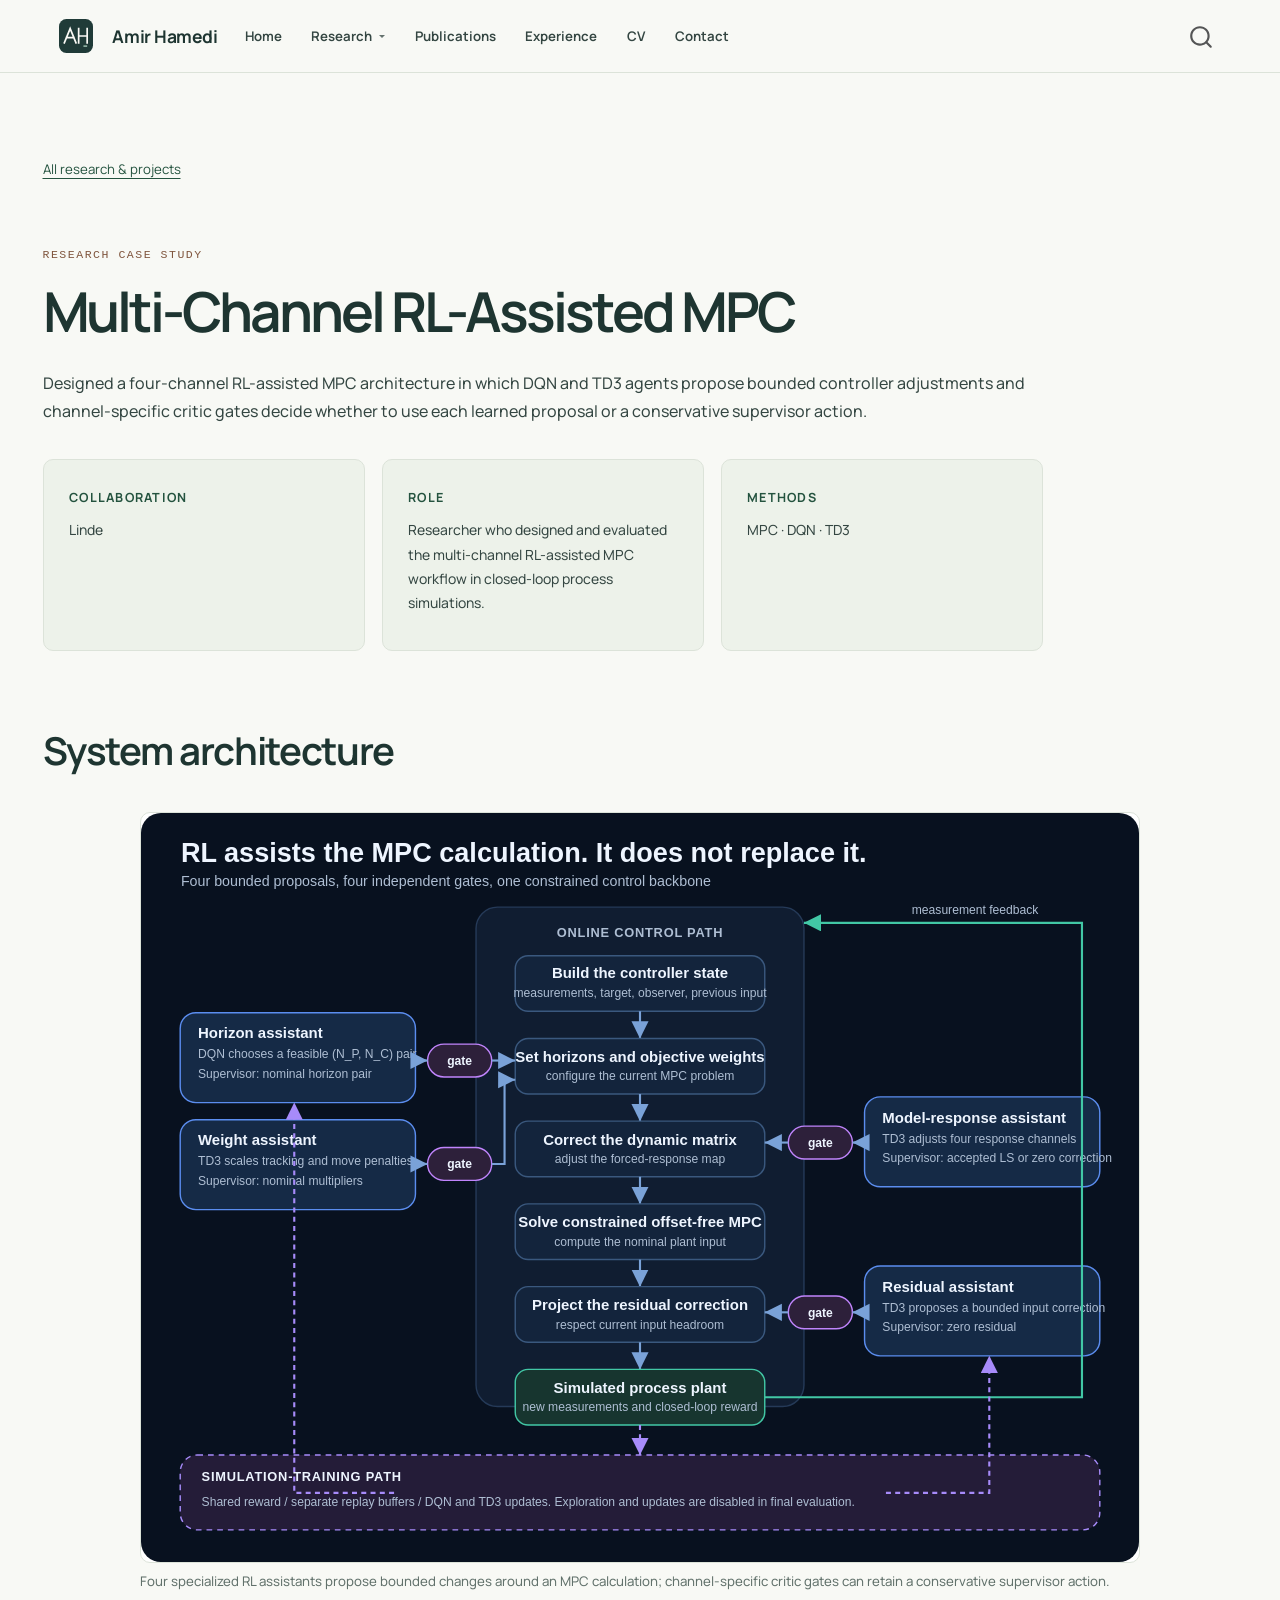
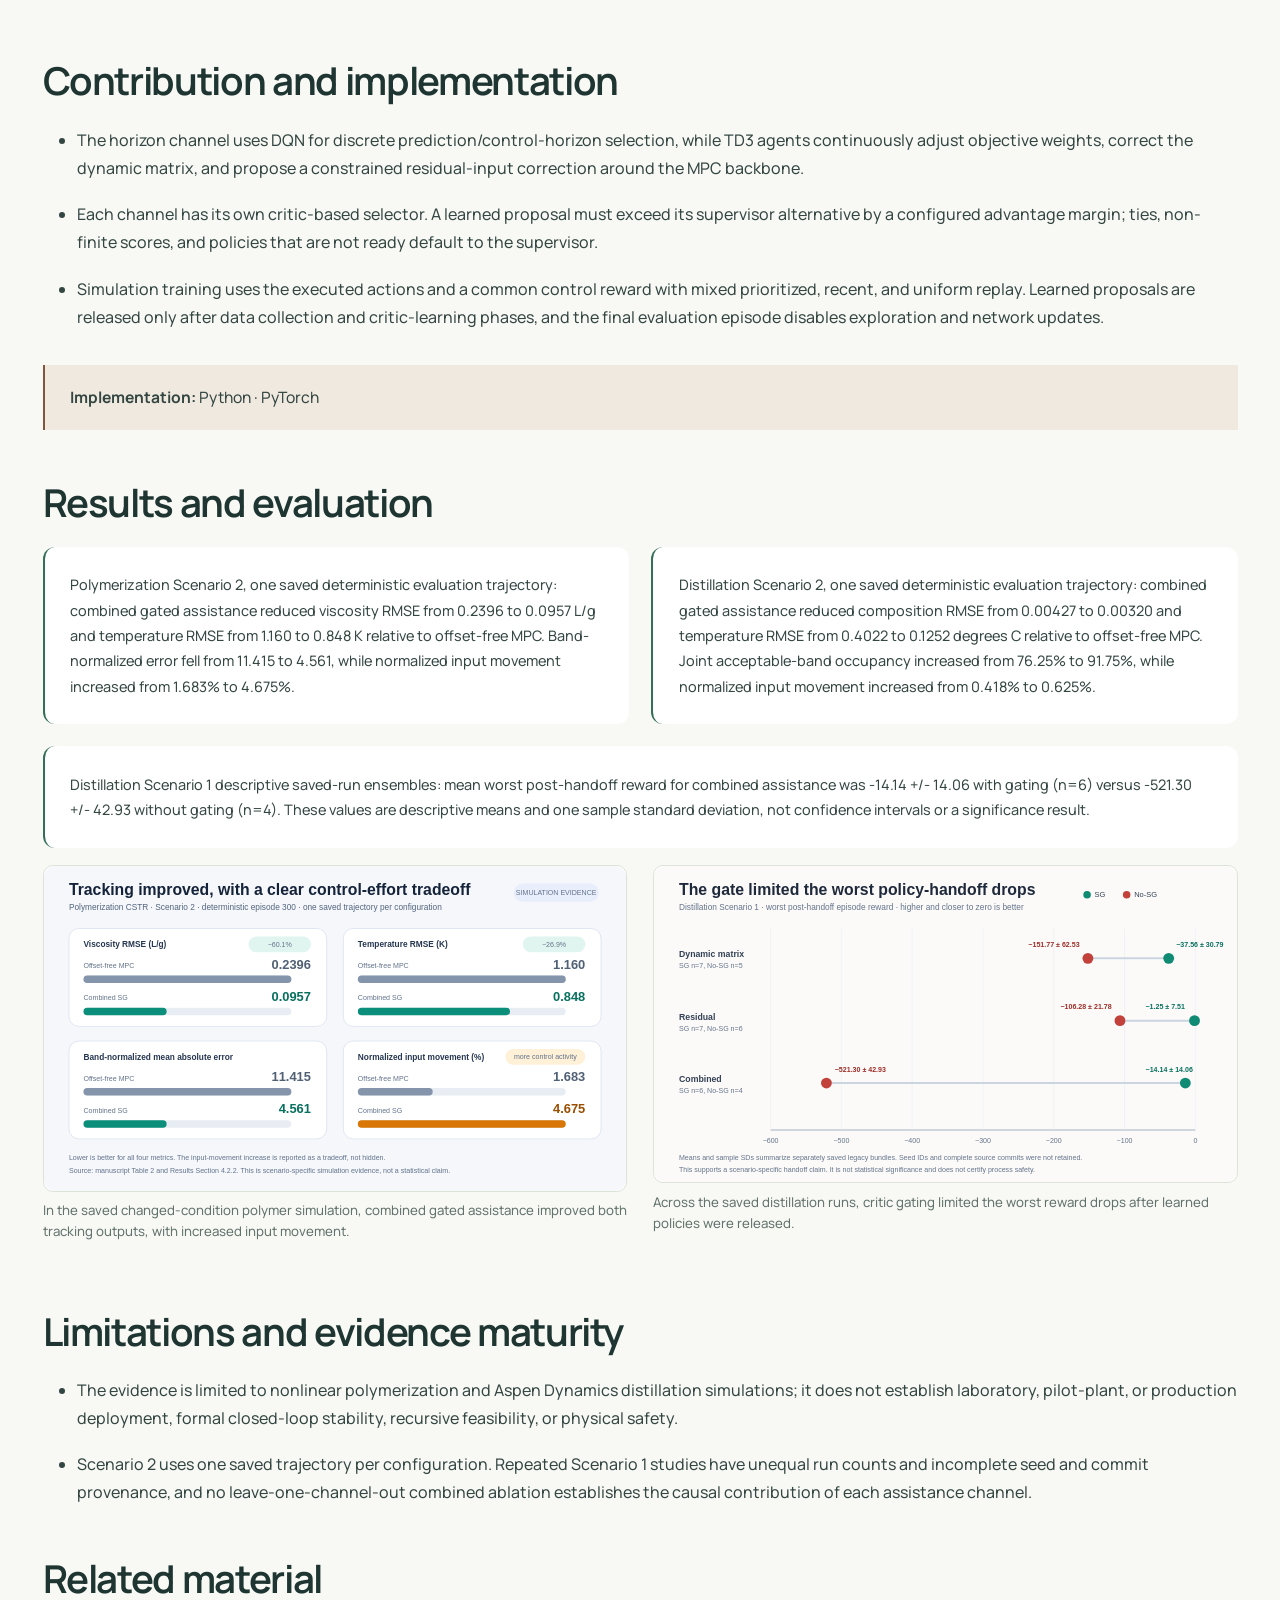
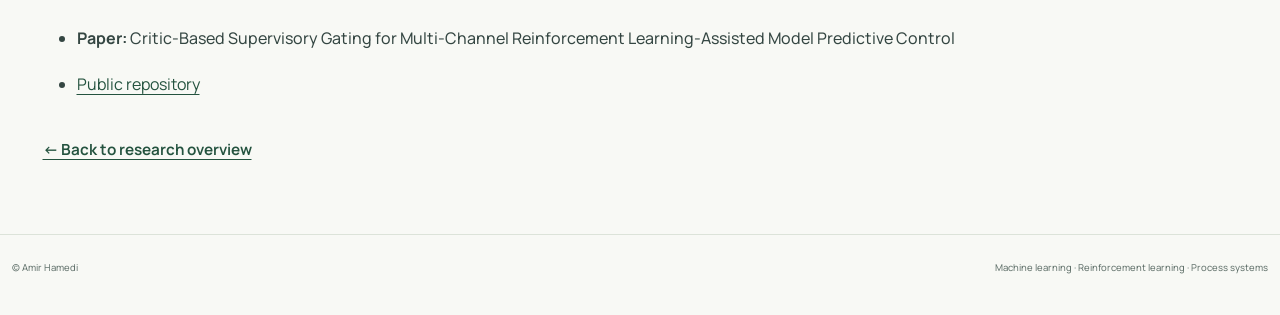
<file: research/multi-channel-rl-mpc.html>
<!DOCTYPE html>
<html xmlns="http://www.w3.org/1999/xhtml" lang="en" xml:lang="en"><head>

<meta charset="utf-8">
<meta name="generator" content="quarto-1.9.38">

<meta name="viewport" content="width=device-width, initial-scale=1.0, user-scalable=yes">

<meta name="description" content="Designed a four-channel RL-assisted MPC architecture in which DQN and TD3 agents propose bounded controller adjustments and channel-specific critic gates decide whether to use each learned proposal or a conservative supervisor action.">

<title>Multi-Channel RL-Assisted MPC — Amir Hamedi – Amir Hamedi</title>
<style>
/* Default styles provided by pandoc.
** See https://pandoc.org/MANUAL.html#variables-for-html for config info.
*/
code{white-space: pre-wrap;}
span.smallcaps{font-variant: small-caps;}
div.columns{display: flex; gap: min(4vw, 1.5em);}
div.column{flex: auto; overflow-x: auto;}
div.hanging-indent{margin-left: 1.5em; text-indent: -1.5em;}
ul.task-list{list-style: none;}
ul.task-list li input[type="checkbox"] {
  width: 0.8em;
  margin: 0 0.8em 0.2em -1em; /* quarto-specific, see https://github.com/quarto-dev/quarto-cli/issues/4556 */ 
  vertical-align: middle;
}
</style>


<script src="../site_libs/quarto-nav/quarto-nav.js"></script>
<script src="../site_libs/clipboard/clipboard.min.js"></script>
<script src="../site_libs/quarto-search/autocomplete.umd.js"></script>
<script src="../site_libs/quarto-search/fuse.min.js"></script>
<script src="../site_libs/quarto-search/quarto-search.js"></script>
<meta name="quarto:offset" content="../">
<link href="../favicon.svg" rel="icon" type="image/svg+xml">
<script src="../site_libs/quarto-html/quarto.js" type="module"></script>
<script src="../site_libs/quarto-html/tabsets/tabsets.js" type="module"></script>
<script src="../site_libs/quarto-html/popper.min.js"></script>
<script src="../site_libs/quarto-html/tippy.umd.min.js"></script>
<script src="../site_libs/quarto-html/anchor.min.js"></script>
<link href="../site_libs/quarto-html/tippy.css" rel="stylesheet">
<link href="../site_libs/quarto-html/quarto-syntax-highlighting-15634bcf2e68342d4ad2dfa704d543f6.css" rel="stylesheet" id="quarto-text-highlighting-styles">
<script src="../site_libs/bootstrap/bootstrap.min.js"></script>
<link href="../site_libs/bootstrap/bootstrap-icons.css" rel="stylesheet">
<link href="../site_libs/bootstrap/bootstrap-f1567f6532da11e0b3c9d7d9c23d1e21.min.css" rel="stylesheet" append-hash="true" id="quarto-bootstrap" data-mode="light">
<script src="../site_libs/quarto-contrib/glightbox/glightbox.min.js"></script>
<link href="../site_libs/quarto-contrib/glightbox/glightbox.min.css" rel="stylesheet">
<link href="../site_libs/quarto-contrib/glightbox/lightbox.css" rel="stylesheet">
<script id="quarto-search-options" type="application/json">{
  "location": "navbar",
  "copy-button": false,
  "collapse-after": 3,
  "panel-placement": "end",
  "type": "overlay",
  "limit": 50,
  "keyboard-shortcut": [
    "f",
    "/",
    "s"
  ],
  "show-item-context": false,
  "language": {
    "search-no-results-text": "No results",
    "search-matching-documents-text": "matching documents",
    "search-copy-link-title": "Copy link to search",
    "search-hide-matches-text": "Hide additional matches",
    "search-more-match-text": "more match in this document",
    "search-more-matches-text": "more matches in this document",
    "search-clear-button-title": "Clear",
    "search-text-placeholder": "",
    "search-detached-cancel-button-title": "Cancel",
    "search-submit-button-title": "Submit",
    "search-label": "Search"
  }
}</script>


<link rel="stylesheet" href="../styles.css">
<link rel="stylesheet" href="../modern.css">
<meta property="og:title" content="Multi-Channel RL-Assisted MPC — Amir Hamedi">
<meta property="og:description" content="Designed a four-channel RL-assisted MPC architecture in which DQN and TD3 agents propose bounded controller adjustments and channel-specific critic gates decide whether to use each learned proposal or a conservative supervisor action.">
<meta property="og:image" content="https://amirhamedi.me/assets/projects/multi-channel-rl-mpc/architecture-overview.svg">
<meta property="og:site_name" content="Amir Hamedi">
<meta property="og:image:alt" content="A vertical controller pipeline connects measurements and targets to horizon and weight configuration, dynamic-matrix correction, constrained MPC, residual projection, and a simulated process. A DQN assistant and three TD3 assistants each pass through a separate critic gate, with a dashed simulation-learning path below.">
</head>

<body class="nav-fixed fullcontent quarto-light">

<div id="quarto-search-results"></div>
  <header id="quarto-header" class="headroom fixed-top">
    <nav class="navbar navbar-expand-lg " data-bs-theme="dark">
      <div class="navbar-container container-fluid">
      <div class="navbar-brand-container mx-auto">
    <a href="../index.html" class="navbar-brand navbar-brand-logo">
    <img src="../favicon.svg" alt="Amir Hamedi home" class="navbar-logo light-content">
    <img src="../favicon.svg" alt="Amir Hamedi home" class="navbar-logo dark-content">
    </a>
    <a class="navbar-brand" href="../index.html">
    <span class="navbar-title">Amir Hamedi</span>
    </a>
  </div>
            <div id="quarto-search" class="" title="Search"></div>
          <button class="navbar-toggler" type="button" data-bs-toggle="collapse" data-bs-target="#navbarCollapse" aria-controls="navbarCollapse" role="menu" aria-expanded="false" aria-label="Toggle navigation" onclick="if (window.quartoToggleHeadroom) { window.quartoToggleHeadroom(); }">
  <span class="navbar-toggler-icon"></span>
</button>
          <div class="collapse navbar-collapse" id="navbarCollapse">
            <ul class="navbar-nav navbar-nav-scroll me-auto">
  <li class="nav-item">
    <a class="nav-link" href="../index.html"> 
<span class="menu-text">Home</span></a>
  </li>  
  <li class="nav-item dropdown ">
    <a class="nav-link dropdown-toggle" href="#" id="nav-menu-research" role="link" data-bs-toggle="dropdown" aria-expanded="false">
 <span class="menu-text">Research</span>
    </a>
    <ul class="dropdown-menu" aria-labelledby="nav-menu-research">    
        <li>
    <a class="dropdown-item" href="../projects.html">
 <span class="dropdown-text">Research Overview</span></a>
  </li>  
        <li>
    <a class="dropdown-item" href="../research/mpc-pretrained-rl.html">
 <span class="dropdown-text">MPC-Pretrained Reinforcement Learning</span></a>
  </li>  
        <li>
    <a class="dropdown-item" href="../research/multi-channel-rl-mpc.html">
 <span class="dropdown-text">Multi-Channel RL-Assisted MPC</span></a>
  </li>  
        <li>
    <a class="dropdown-item" href="../research/stability-aware-rl.html">
 <span class="dropdown-text">Stability-Aware Reinforcement Learning</span></a>
  </li>  
        <li>
    <a class="dropdown-item" href="../research/biosmb-ph-control.html">
 <span class="dropdown-text">Reinforcement-Learning pH Control for BioSMB</span></a>
  </li>  
        <li>
    <a class="dropdown-item" href="../research/distillation-flooding.html">
 <span class="dropdown-text">Distillation Flooding Detection and Control</span></a>
  </li>  
        <li>
    <a class="dropdown-item" href="../research/finance-assistance.html">
 <span class="dropdown-text">Finance Assistance</span></a>
  </li>  
    </ul>
  </li>
  <li class="nav-item">
    <a class="nav-link" href="../publications.html"> 
<span class="menu-text">Publications</span></a>
  </li>  
  <li class="nav-item">
    <a class="nav-link" href="../experience.html"> 
<span class="menu-text">Experience</span></a>
  </li>  
  <li class="nav-item">
    <a class="nav-link" href="../cv.html"> 
<span class="menu-text">CV</span></a>
  </li>  
  <li class="nav-item">
    <a class="nav-link" href="../contact.html"> 
<span class="menu-text">Contact</span></a>
  </li>  
</ul>
          </div> <!-- /navcollapse -->
            <div class="quarto-navbar-tools">
</div>
      </div> <!-- /container-fluid -->
    </nav>
</header>
<!-- content -->
<div id="quarto-content" class="quarto-container page-columns page-rows-contents page-layout-article page-navbar">
<!-- sidebar -->
<!-- margin-sidebar -->
    
<!-- main -->
<main class="content" id="quarto-document-content"><header id="title-block-header" class="quarto-title-block"><h1 class="title display-7">Multi-Channel RL-Assisted MPC</h1></header>

<header id="title-block-header">


</header>


<div class="case-hero">
<p><a href="../projects.html" class="back-link">All research &amp; projects</a></p>
<div class="eyebrow">
<p>RESEARCH CASE STUDY</p>
</div>
<section id="multi-channel-rl-assisted-mpc" class="level1">
<h1>Multi-Channel RL-Assisted MPC</h1>
<p>Designed a four-channel RL-assisted MPC architecture in which DQN and TD3 agents propose bounded controller adjustments and channel-specific critic gates decide whether to use each learned proposal or a conservative supervisor action.</p>
<div class="case-meta-grid">
<div class="case-meta-item">
<p><strong>Collaboration</strong></p>
<p>Linde</p>
</div>
<div class="case-meta-item">
<p><strong>Role</strong></p>
<p>Researcher who designed and evaluated the multi-channel RL-assisted MPC workflow in closed-loop process simulations.</p>
</div>
<div class="case-meta-item">
<p><strong>Methods</strong></p>
<p>MPC · DQN · TD3</p>
</div>
</div>
</section>
</div>
<section id="system-architecture" class="level2">
<h2 class="anchored" data-anchor-id="system-architecture">System architecture</h2>
<div class="case-figure-grid">
<div class="case-figure-item">
<div class="quarto-figure quarto-figure-center">
<figure class="figure">
<p><a href="../assets/projects/multi-channel-rl-mpc/architecture-overview.svg" class="lightbox" data-gallery="quarto-lightbox-gallery-1" title="Four specialized RL assistants propose bounded changes around an MPC calculation; channel-specific critic gates can retain a conservative supervisor action."><img src="../assets/projects/multi-channel-rl-mpc/architecture-overview.svg" class="case-figure img-fluid figure-img" alt="A vertical controller pipeline connects measurements and targets to horizon and weight configuration, dynamic-matrix correction, constrained MPC, residual projection, and a simulated process. A DQN assistant and three TD3 assistants each pass through a separate critic gate, with a dashed simulation-learning path below."></a></p>
<figcaption>Four specialized RL assistants propose bounded changes around an MPC calculation; channel-specific critic gates can retain a conservative supervisor action.</figcaption>
</figure>
</div>
</div>
</div>
</section>
<section id="contribution-and-implementation" class="level2">
<h2 class="anchored" data-anchor-id="contribution-and-implementation">Contribution and implementation</h2>
<ul>
<li><p>The horizon channel uses DQN for discrete prediction/control-horizon selection, while TD3 agents continuously adjust objective weights, correct the dynamic matrix, and propose a constrained residual-input correction around the MPC backbone.</p></li>
<li><p>Each channel has its own critic-based selector. A learned proposal must exceed its supervisor alternative by a configured advantage margin; ties, non-finite scores, and policies that are not ready default to the supervisor.</p></li>
<li><p>Simulation training uses the executed actions and a common control reward with mixed prioritized, recent, and uniform replay. Learned proposals are released only after data collection and critic-learning phases, and the final evaluation episode disables exploration and network updates.</p></li>
</ul>
<div class="tool-line">
<p><strong>Implementation:</strong> Python · PyTorch</p>
</div>
</section>
<section id="results-and-evaluation" class="level2">
<h2 class="anchored" data-anchor-id="results-and-evaluation">Results and evaluation</h2>
<div class="result-grid">
<div class="result-card">
<p>Polymerization Scenario 2, one saved deterministic evaluation trajectory: combined gated assistance reduced viscosity RMSE from 0.2396 to 0.0957 L/g and temperature RMSE from 1.160 to 0.848 K relative to offset-free MPC. Band-normalized error fell from 11.415 to 4.561, while normalized input movement increased from 1.683% to 4.675%.</p>
</div>
<div class="result-card">
<p>Distillation Scenario 2, one saved deterministic evaluation trajectory: combined gated assistance reduced composition RMSE from 0.00427 to 0.00320 and temperature RMSE from 0.4022 to 0.1252 degrees C relative to offset-free MPC. Joint acceptable-band occupancy increased from 76.25% to 91.75%, while normalized input movement increased from 0.418% to 0.625%.</p>
</div>
<div class="result-card">
<p>Distillation Scenario 1 descriptive saved-run ensembles: mean worst post-handoff reward for combined assistance was -14.14 +/- 14.06 with gating (n=6) versus -521.30 +/- 42.93 without gating (n=4). These values are descriptive means and one sample standard deviation, not confidence intervals or a significance result.</p>
</div>
</div>
<div class="case-figure-grid">
<div class="case-figure-item">
<div class="quarto-figure quarto-figure-center">
<figure class="figure">
<p><a href="../assets/projects/multi-channel-rl-mpc/polymer-tracking-outcomes.svg" class="lightbox" data-gallery="quarto-lightbox-gallery-2" title="In the saved changed-condition polymer simulation, combined gated assistance improved both tracking outputs, with increased input movement."><img src="../assets/projects/multi-channel-rl-mpc/polymer-tracking-outcomes.svg" class="case-figure img-fluid figure-img" alt="Four metric cards compare offset-free MPC with combined gated assistance in one saved polymerization Scenario 2 trajectory. Viscosity RMSE falls from 0.2396 to 0.0957 liters per gram, temperature RMSE from 1.160 to 0.848 kelvin, and band-normalized error from 11.415 to 4.561, while normalized input movement rises from 1.683 to 4.675 percent."></a></p>
<figcaption>In the saved changed-condition polymer simulation, combined gated assistance improved both tracking outputs, with increased input movement.</figcaption>
</figure>
</div>
</div>
<div class="case-figure-item">
<div class="quarto-figure quarto-figure-center">
<figure class="figure">
<p><a href="../assets/projects/multi-channel-rl-mpc/gate-handoff-evidence.svg" class="lightbox" data-gallery="quarto-lightbox-gallery-3" title="Across the saved distillation runs, critic gating limited the worst reward drops after learned policies were released."><img src="../assets/projects/multi-channel-rl-mpc/gate-handoff-evidence.svg" class="case-figure img-fluid figure-img" alt="A horizontal dot plot compares mean worst post-handoff reward with and without gating for dynamic-matrix, residual, and combined assistance. Gated values are less negative in each descriptive saved-run ensemble, with unequal run counts and one sample standard deviations shown."></a></p>
<figcaption>Across the saved distillation runs, critic gating limited the worst reward drops after learned policies were released.</figcaption>
</figure>
</div>
</div>
</div>
</section>
<section id="limitations-and-evidence-maturity" class="level2">
<h2 class="anchored" data-anchor-id="limitations-and-evidence-maturity">Limitations and evidence maturity</h2>
<ul>
<li><p>The evidence is limited to nonlinear polymerization and Aspen Dynamics distillation simulations; it does not establish laboratory, pilot-plant, or production deployment, formal closed-loop stability, recursive feasibility, or physical safety.</p></li>
<li><p>Scenario 2 uses one saved trajectory per configuration. Repeated Scenario 1 studies have unequal run counts and incomplete seed and commit provenance, and no leave-one-channel-out combined ablation establishes the causal contribution of each assistance channel.</p></li>
</ul>
</section>
<section id="related-material" class="level2">
<h2 class="anchored" data-anchor-id="related-material">Related material</h2>
<ul>
<li><p><strong>Paper:</strong> Critic-Based Supervisory Gating for Multi-Channel Reinforcement Learning-Assisted Model Predictive Control</p></li>
<li><p><a href="https://github.com/amirhm10/RLAssistedMPC">Public repository</a></p></li>
</ul>
<p><a href="../projects.html" class="text-link">← Back to research overview</a></p>


</section>

</main> <!-- /main -->
<script>

document.addEventListener('DOMContentLoaded', () => {

  document.querySelectorAll('[data-work-filters]').forEach(group => {

    const list = group.nextElementSibling;

    if (!list?.classList.contains('research-grid')) return;

    const cards = [...list.querySelectorAll('[data-work-category]')];

    const status = group.querySelector('[role="status"]');

    group.hidden = false;

    group.querySelectorAll('button[data-filter]').forEach(button => {

      button.addEventListener('click', () => {

        const category = button.dataset.filter;

        let visible = 0;

        cards.forEach(card => {

          card.hidden = category !== 'all' && card.dataset.workCategory !== category;

          if (!card.hidden) visible += 1;

        });

        group.querySelectorAll('button').forEach(item => item.setAttribute('aria-pressed', String(item === button)));

        status.textContent = `${visible} ${visible === 1 ? 'project' : 'projects'}`;

      });

    });

  });

});

</script>

<script id="quarto-html-after-body" type="application/javascript">
  window.document.addEventListener("DOMContentLoaded", function (event) {
    const icon = "";
    const anchorJS = new window.AnchorJS();
    anchorJS.options = {
      placement: 'right',
      icon: icon
    };
    anchorJS.add('.anchored');
    const isCodeAnnotation = (el) => {
      for (const clz of el.classList) {
        if (clz.startsWith('code-annotation-')) {                     
          return true;
        }
      }
      return false;
    }
    const onCopySuccess = function(e) {
      // button target
      const button = e.trigger;
      // don't keep focus
      button.blur();
      // flash "checked"
      button.classList.add('code-copy-button-checked');
      var currentTitle = button.getAttribute("title");
      button.setAttribute("title", "Copied!");
      let tooltip;
      if (window.bootstrap) {
        button.setAttribute("data-bs-toggle", "tooltip");
        button.setAttribute("data-bs-placement", "left");
        button.setAttribute("data-bs-title", "Copied!");
        tooltip = new bootstrap.Tooltip(button, 
          { trigger: "manual", 
            customClass: "code-copy-button-tooltip",
            offset: [0, -8]});
        tooltip.show();    
      }
      setTimeout(function() {
        if (tooltip) {
          tooltip.hide();
          button.removeAttribute("data-bs-title");
          button.removeAttribute("data-bs-toggle");
          button.removeAttribute("data-bs-placement");
        }
        button.setAttribute("title", currentTitle);
        button.classList.remove('code-copy-button-checked');
      }, 1000);
      // clear code selection
      e.clearSelection();
    }
    const getTextToCopy = function(trigger) {
      const outerScaffold = trigger.parentElement.cloneNode(true);
      const codeEl = outerScaffold.querySelector('code');
      for (const childEl of codeEl.children) {
        if (isCodeAnnotation(childEl)) {
          childEl.remove();
        }
      }
      return codeEl.innerText;
    }
    const clipboard = new window.ClipboardJS('.code-copy-button:not([data-in-quarto-modal])', {
      text: getTextToCopy
    });
    clipboard.on('success', onCopySuccess);
    if (window.document.getElementById('quarto-embedded-source-code-modal')) {
      const clipboardModal = new window.ClipboardJS('.code-copy-button[data-in-quarto-modal]', {
        text: getTextToCopy,
        container: window.document.getElementById('quarto-embedded-source-code-modal')
      });
      clipboardModal.on('success', onCopySuccess);
    }
      var localhostRegex = new RegExp(/^(?:http|https):\/\/localhost\:?[0-9]*\//);
      var mailtoRegex = new RegExp(/^mailto:/);
        var filterRegex = new RegExp("https:\/\/amirhamedi\.me");
      var isInternal = (href) => {
          return filterRegex.test(href) || localhostRegex.test(href) || mailtoRegex.test(href);
      }
      // Inspect non-navigation links and adorn them if external
     var links = window.document.querySelectorAll('a[href]:not(.nav-link):not(.navbar-brand):not(.toc-action):not(.sidebar-link):not(.sidebar-item-toggle):not(.pagination-link):not(.no-external):not([aria-hidden]):not(.dropdown-item):not(.quarto-navigation-tool):not(.about-link)');
      for (var i=0; i<links.length; i++) {
        const link = links[i];
        if (!isInternal(link.href)) {
          // undo the damage that might have been done by quarto-nav.js in the case of
          // links that we want to consider external
          if (link.dataset.originalHref !== undefined) {
            link.href = link.dataset.originalHref;
          }
            // target, if specified
            link.setAttribute("target", "_blank");
            if (link.getAttribute("rel") === null) {
              link.setAttribute("rel", "noopener");
            }
        }
      }
    function tippyHover(el, contentFn, onTriggerFn, onUntriggerFn) {
      const config = {
        allowHTML: true,
        maxWidth: 500,
        delay: 100,
        arrow: false,
        appendTo: function(el) {
            return el.parentElement;
        },
        interactive: true,
        interactiveBorder: 10,
        theme: 'quarto',
        placement: 'bottom-start',
      };
      if (contentFn) {
        config.content = contentFn;
      }
      if (onTriggerFn) {
        config.onTrigger = onTriggerFn;
      }
      if (onUntriggerFn) {
        config.onUntrigger = onUntriggerFn;
      }
      window.tippy(el, config); 
    }
    const noterefs = window.document.querySelectorAll('a[role="doc-noteref"]');
    for (var i=0; i<noterefs.length; i++) {
      const ref = noterefs[i];
      tippyHover(ref, function() {
        // use id or data attribute instead here
        let href = ref.getAttribute('data-footnote-href') || ref.getAttribute('href');
        try { href = new URL(href).hash; } catch {}
        const id = href.replace(/^#\/?/, "");
        const note = window.document.getElementById(id);
        if (note) {
          return note.innerHTML;
        } else {
          return "";
        }
      });
    }
    const xrefs = window.document.querySelectorAll('a.quarto-xref');
    const processXRef = (id, note) => {
      // Strip column container classes
      const stripColumnClz = (el) => {
        el.classList.remove("page-full", "page-columns");
        if (el.children) {
          for (const child of el.children) {
            stripColumnClz(child);
          }
        }
      }
      stripColumnClz(note)
      if (id === null || id.startsWith('sec-')) {
        // Special case sections, only their first couple elements
        const container = document.createElement("div");
        if (note.children && note.children.length > 2) {
          container.appendChild(note.children[0].cloneNode(true));
          for (let i = 1; i < note.children.length; i++) {
            const child = note.children[i];
            if (child.tagName === "P" && child.innerText === "") {
              continue;
            } else {
              container.appendChild(child.cloneNode(true));
              break;
            }
          }
          if (window.Quarto?.typesetMath) {
            window.Quarto.typesetMath(container);
          }
          return container.innerHTML
        } else {
          if (window.Quarto?.typesetMath) {
            window.Quarto.typesetMath(note);
          }
          return note.innerHTML;
        }
      } else {
        // Remove any anchor links if they are present
        const anchorLink = note.querySelector('a.anchorjs-link');
        if (anchorLink) {
          anchorLink.remove();
        }
        if (window.Quarto?.typesetMath) {
          window.Quarto.typesetMath(note);
        }
        if (note.classList.contains("callout")) {
          return note.outerHTML;
        } else {
          return note.innerHTML;
        }
      }
    }
    for (var i=0; i<xrefs.length; i++) {
      const xref = xrefs[i];
      tippyHover(xref, undefined, function(instance) {
        instance.disable();
        let url = xref.getAttribute('href');
        let hash = undefined; 
        if (url.startsWith('#')) {
          hash = url;
        } else {
          try { hash = new URL(url).hash; } catch {}
        }
        if (hash) {
          const id = hash.replace(/^#\/?/, "");
          const note = window.document.getElementById(id);
          if (note !== null) {
            try {
              const html = processXRef(id, note.cloneNode(true));
              instance.setContent(html);
            } finally {
              instance.enable();
              instance.show();
            }
          } else {
            // See if we can fetch this
            fetch(url.split('#')[0])
            .then(res => res.text())
            .then(html => {
              const parser = new DOMParser();
              const htmlDoc = parser.parseFromString(html, "text/html");
              const note = htmlDoc.getElementById(id);
              if (note !== null) {
                const html = processXRef(id, note);
                instance.setContent(html);
              } 
            }).finally(() => {
              instance.enable();
              instance.show();
            });
          }
        } else {
          // See if we can fetch a full url (with no hash to target)
          // This is a special case and we should probably do some content thinning / targeting
          fetch(url)
          .then(res => res.text())
          .then(html => {
            const parser = new DOMParser();
            const htmlDoc = parser.parseFromString(html, "text/html");
            const note = htmlDoc.querySelector('main.content');
            if (note !== null) {
              // This should only happen for chapter cross references
              // (since there is no id in the URL)
              // remove the first header
              if (note.children.length > 0 && note.children[0].tagName === "HEADER") {
                note.children[0].remove();
              }
              const html = processXRef(null, note);
              instance.setContent(html);
            } 
          }).finally(() => {
            instance.enable();
            instance.show();
          });
        }
      }, function(instance) {
      });
    }
        let selectedAnnoteEl;
        const selectorForAnnotation = ( cell, annotation) => {
          let cellAttr = 'data-code-cell="' + cell + '"';
          let lineAttr = 'data-code-annotation="' +  annotation + '"';
          const selector = 'span[' + cellAttr + '][' + lineAttr + ']';
          return selector;
        }
        const selectCodeLines = (annoteEl) => {
          const doc = window.document;
          const targetCell = annoteEl.getAttribute("data-target-cell");
          const targetAnnotation = annoteEl.getAttribute("data-target-annotation");
          const annoteSpan = window.document.querySelector(selectorForAnnotation(targetCell, targetAnnotation));
          const lines = annoteSpan.getAttribute("data-code-lines").split(",");
          const lineIds = lines.map((line) => {
            return targetCell + "-" + line;
          })
          let top = null;
          let height = null;
          let parent = null;
          if (lineIds.length > 0) {
              //compute the position of the single el (top and bottom and make a div)
              const el = window.document.getElementById(lineIds[0]);
              top = el.offsetTop;
              height = el.offsetHeight;
              parent = el.parentElement.parentElement;
            if (lineIds.length > 1) {
              const lastEl = window.document.getElementById(lineIds[lineIds.length - 1]);
              const bottom = lastEl.offsetTop + lastEl.offsetHeight;
              height = bottom - top;
            }
            if (top !== null && height !== null && parent !== null) {
              // cook up a div (if necessary) and position it 
              let div = window.document.getElementById("code-annotation-line-highlight");
              if (div === null) {
                div = window.document.createElement("div");
                div.setAttribute("id", "code-annotation-line-highlight");
                div.style.position = 'absolute';
                parent.appendChild(div);
              }
              div.style.top = top - 2 + "px";
              div.style.height = height + 4 + "px";
              div.style.left = 0;
              let gutterDiv = window.document.getElementById("code-annotation-line-highlight-gutter");
              if (gutterDiv === null) {
                gutterDiv = window.document.createElement("div");
                gutterDiv.setAttribute("id", "code-annotation-line-highlight-gutter");
                gutterDiv.style.position = 'absolute';
                const codeCell = window.document.getElementById(targetCell);
                const gutter = codeCell.querySelector('.code-annotation-gutter');
                gutter.appendChild(gutterDiv);
              }
              gutterDiv.style.top = top - 2 + "px";
              gutterDiv.style.height = height + 4 + "px";
            }
            selectedAnnoteEl = annoteEl;
          }
        };
        const unselectCodeLines = () => {
          const elementsIds = ["code-annotation-line-highlight", "code-annotation-line-highlight-gutter"];
          elementsIds.forEach((elId) => {
            const div = window.document.getElementById(elId);
            if (div) {
              div.remove();
            }
          });
          selectedAnnoteEl = undefined;
        };
          // Handle positioning of the toggle
      window.addEventListener(
        "resize",
        throttle(() => {
          elRect = undefined;
          if (selectedAnnoteEl) {
            selectCodeLines(selectedAnnoteEl);
          }
        }, 10)
      );
      function throttle(fn, ms) {
      let throttle = false;
      let timer;
        return (...args) => {
          if(!throttle) { // first call gets through
              fn.apply(this, args);
              throttle = true;
          } else { // all the others get throttled
              if(timer) clearTimeout(timer); // cancel #2
              timer = setTimeout(() => {
                fn.apply(this, args);
                timer = throttle = false;
              }, ms);
          }
        };
      }
        // Attach click handler to the DT
        const annoteDls = window.document.querySelectorAll('dt[data-target-cell]');
        for (const annoteDlNode of annoteDls) {
          annoteDlNode.addEventListener('click', (event) => {
            const clickedEl = event.target;
            if (clickedEl !== selectedAnnoteEl) {
              unselectCodeLines();
              const activeEl = window.document.querySelector('dt[data-target-cell].code-annotation-active');
              if (activeEl) {
                activeEl.classList.remove('code-annotation-active');
              }
              selectCodeLines(clickedEl);
              clickedEl.classList.add('code-annotation-active');
            } else {
              // Unselect the line
              unselectCodeLines();
              clickedEl.classList.remove('code-annotation-active');
            }
          });
        }
    const findCites = (el) => {
      const parentEl = el.parentElement;
      if (parentEl) {
        const cites = parentEl.dataset.cites;
        if (cites) {
          return {
            el,
            cites: cites.split(' ')
          };
        } else {
          return findCites(el.parentElement)
        }
      } else {
        return undefined;
      }
    };
    var bibliorefs = window.document.querySelectorAll('a[role="doc-biblioref"]');
    for (var i=0; i<bibliorefs.length; i++) {
      const ref = bibliorefs[i];
      const citeInfo = findCites(ref);
      if (citeInfo) {
        tippyHover(citeInfo.el, function() {
          var popup = window.document.createElement('div');
          citeInfo.cites.forEach(function(cite) {
            var citeDiv = window.document.createElement('div');
            citeDiv.classList.add('hanging-indent');
            citeDiv.classList.add('csl-entry');
            var biblioDiv = window.document.getElementById('ref-' + cite);
            if (biblioDiv) {
              citeDiv.innerHTML = biblioDiv.innerHTML;
            }
            popup.appendChild(citeDiv);
          });
          return popup.innerHTML;
        });
      }
    }
  });
  </script>
</div> <!-- /content -->
<footer class="footer">
  <div class="nav-footer">
    <div class="nav-footer-left">
<p>© Amir Hamedi</p>
</div>   
    <div class="nav-footer-center">
      &nbsp;
    </div>
    <div class="nav-footer-right">
<p>Machine learning · Reinforcement learning · Process systems</p>
</div>
  </div>
</footer>
<script>var lightboxQuarto = GLightbox({"closeEffect":"zoom","descPosition":"bottom","loop":false,"openEffect":"zoom","selector":".lightbox"});
(function() {
  let previousOnload = window.onload;
  window.onload = () => {
    if (previousOnload) {
      previousOnload();
    }
    lightboxQuarto.on('slide_before_load', (data) => {
      const { slideIndex, slideNode, slideConfig, player, trigger } = data;
      const href = trigger.getAttribute('href');
      if (href !== null) {
        const imgEl = window.document.querySelector(`a[href="${href}"] img`);
        if (imgEl !== null) {
          const srcAttr = imgEl.getAttribute("src");
          if (srcAttr && srcAttr.startsWith("data:")) {
            slideConfig.href = srcAttr;
          }
        }
      } 
    });
  
    lightboxQuarto.on('slide_after_load', (data) => {
      const { slideIndex, slideNode, slideConfig, player, trigger } = data;
      if (window.Quarto?.typesetMath) {
        window.Quarto.typesetMath(slideNode);
      }
    });
  
  };
  
})();
          </script>




</body></html>
</file>
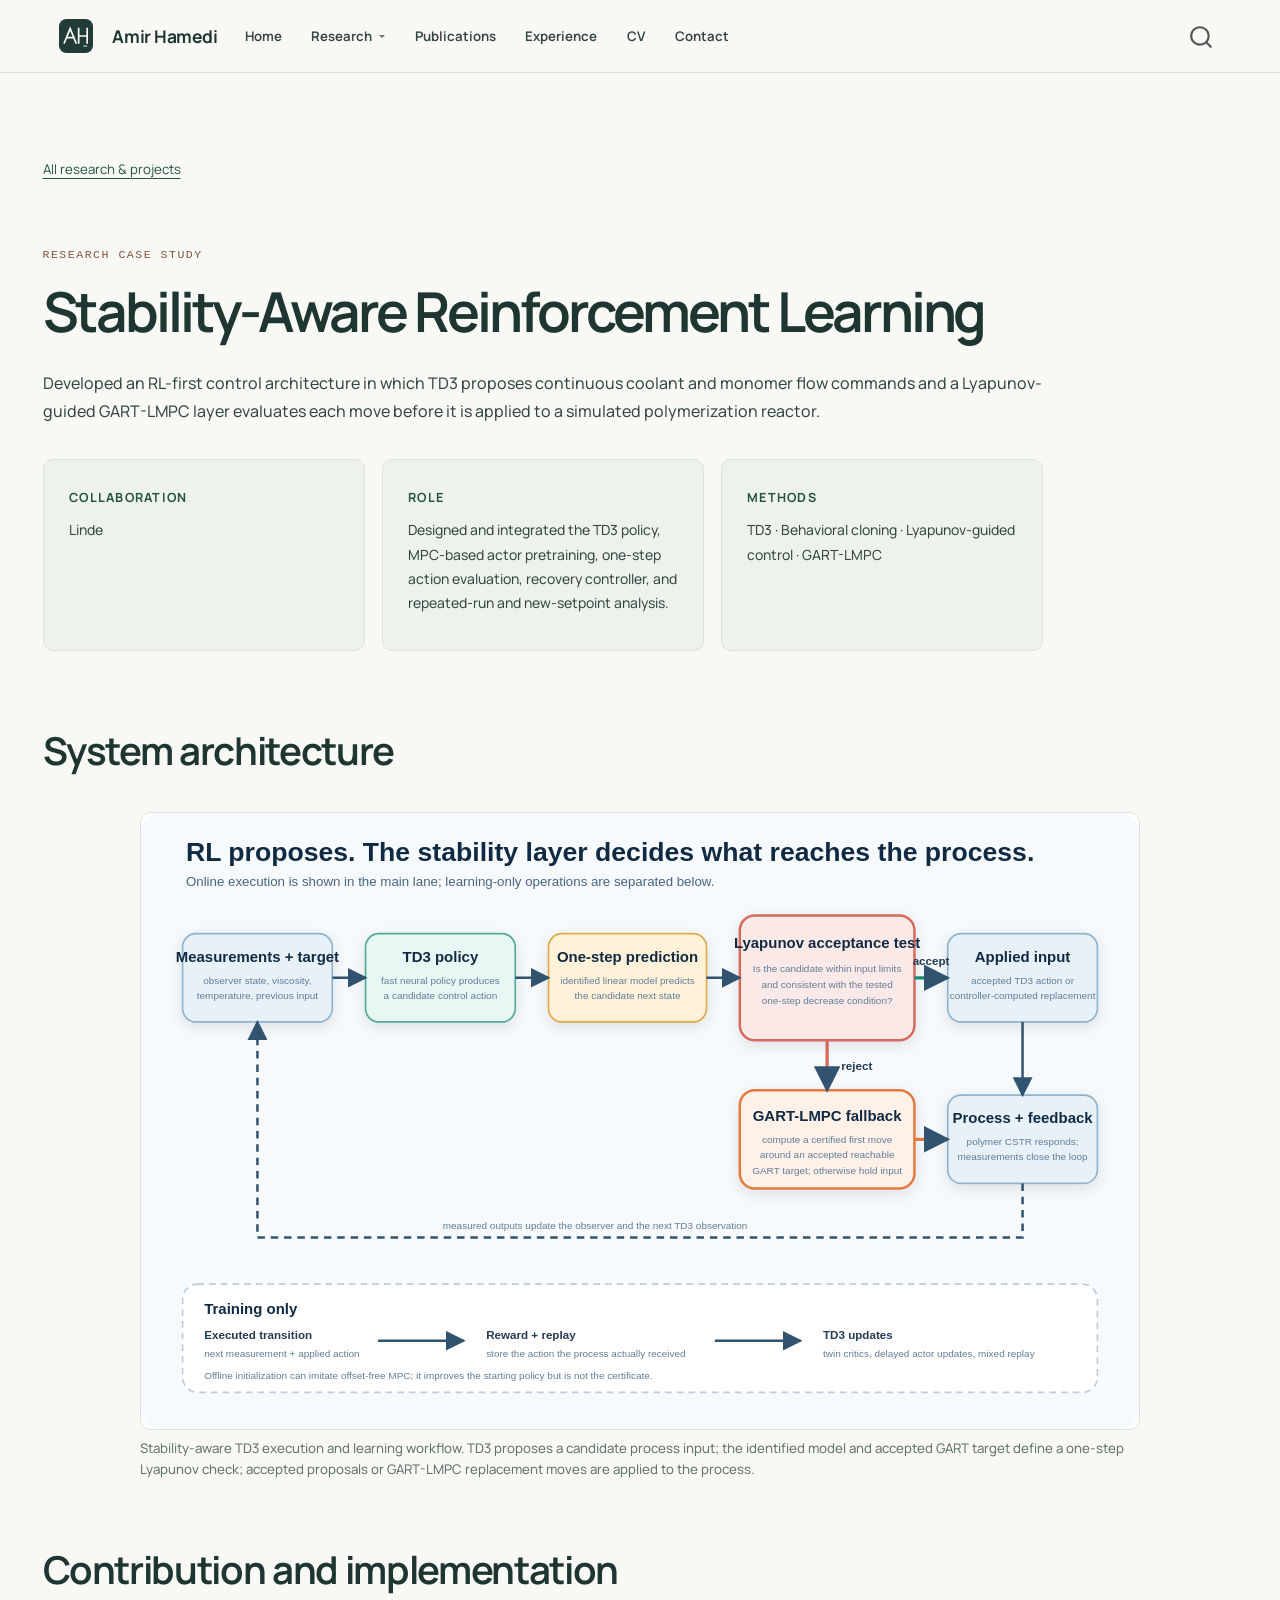
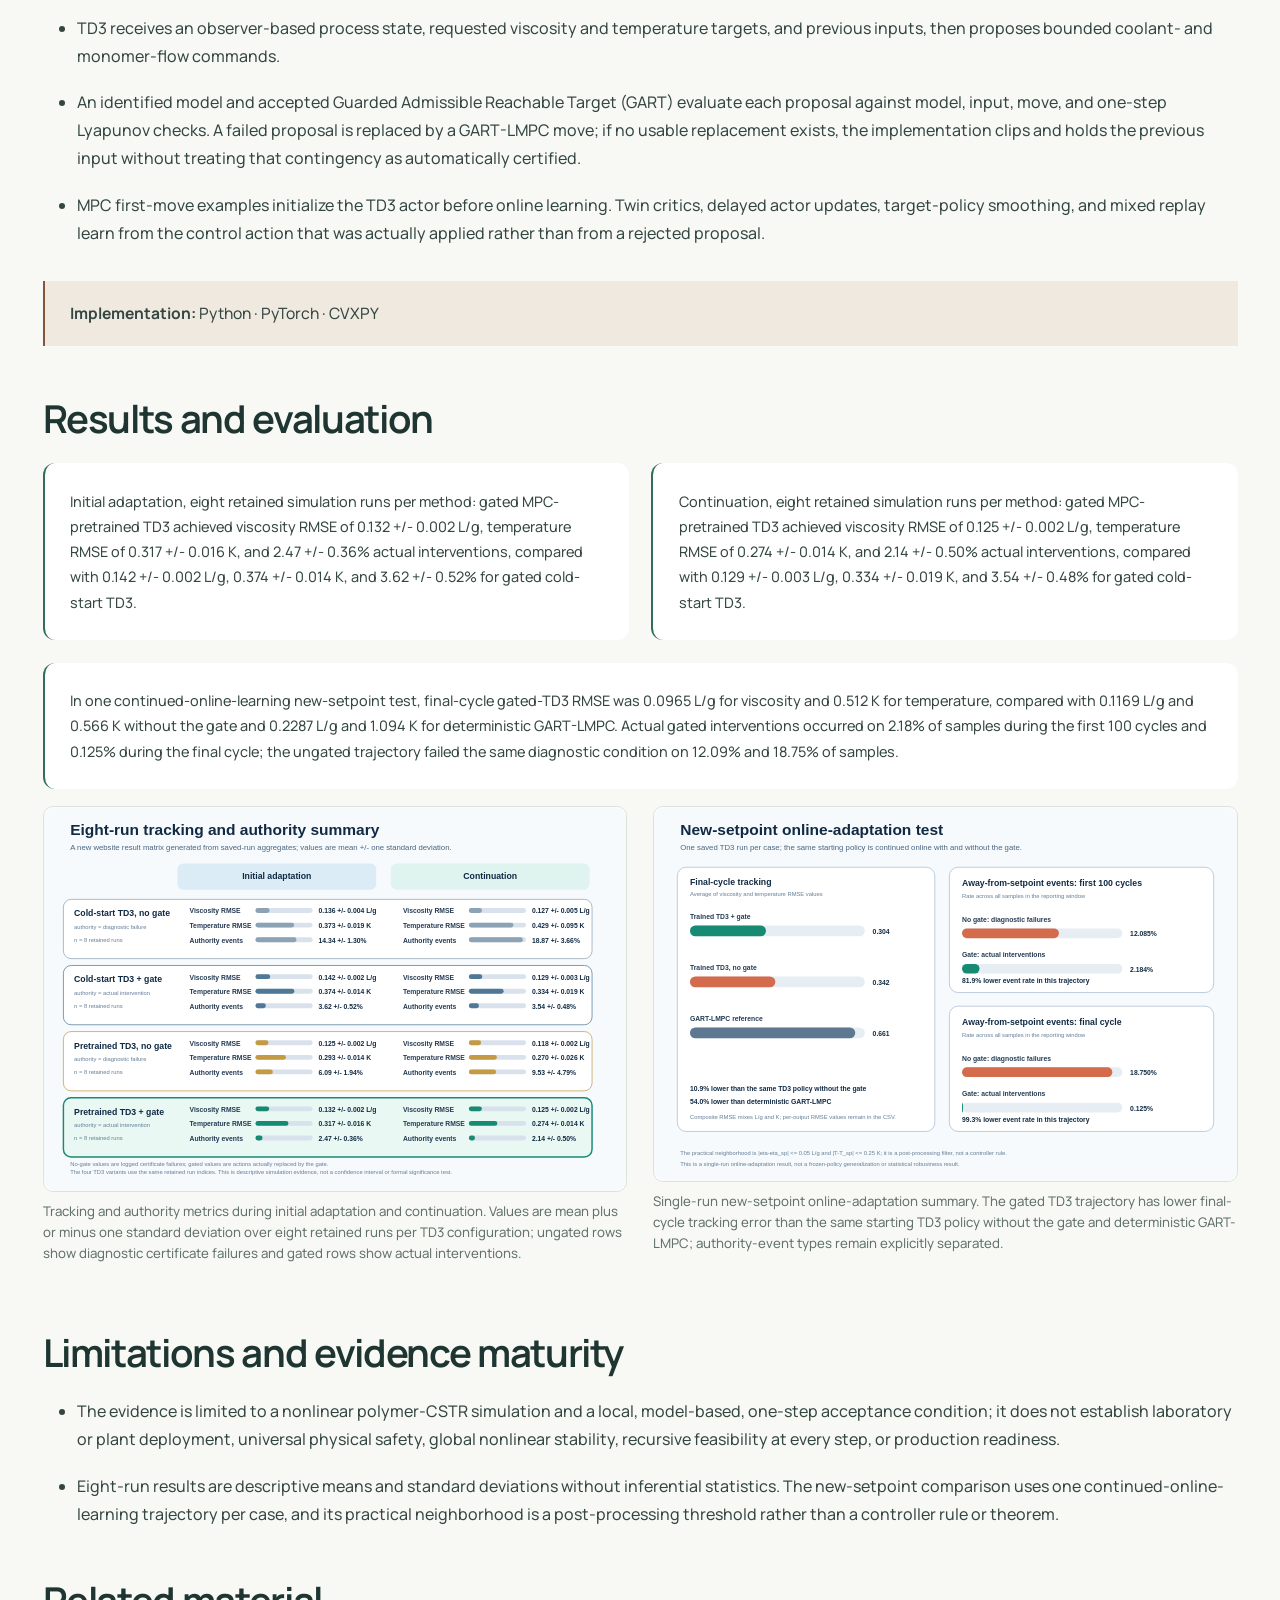
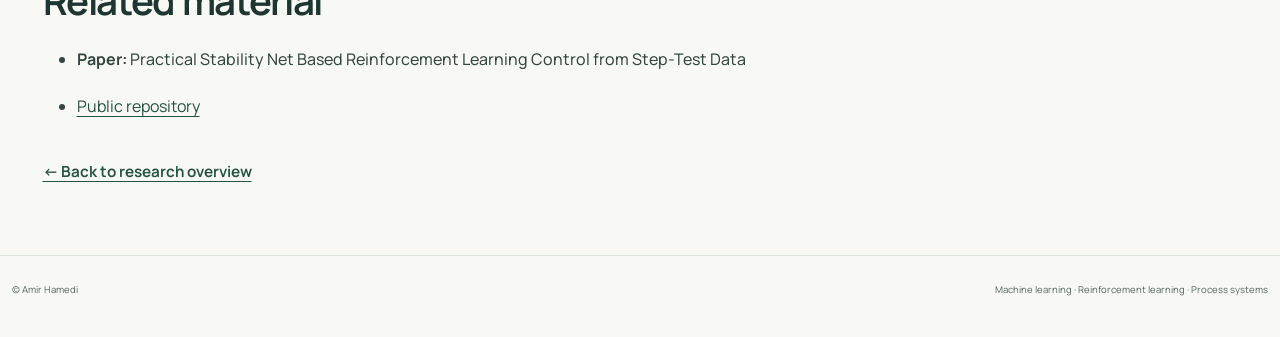
<file: research/stability-aware-rl.html>
<!DOCTYPE html>
<html xmlns="http://www.w3.org/1999/xhtml" lang="en" xml:lang="en"><head>

<meta charset="utf-8">
<meta name="generator" content="quarto-1.9.38">

<meta name="viewport" content="width=device-width, initial-scale=1.0, user-scalable=yes">

<meta name="description" content="Developed an RL-first control architecture in which TD3 proposes continuous coolant and monomer flow commands and a Lyapunov-guided GART-LMPC layer evaluates each move before it is applied to a simulated polymerization reactor.">

<title>Stability-Aware Reinforcement Learning — Amir Hamedi – Amir Hamedi</title>
<style>
/* Default styles provided by pandoc.
** See https://pandoc.org/MANUAL.html#variables-for-html for config info.
*/
code{white-space: pre-wrap;}
span.smallcaps{font-variant: small-caps;}
div.columns{display: flex; gap: min(4vw, 1.5em);}
div.column{flex: auto; overflow-x: auto;}
div.hanging-indent{margin-left: 1.5em; text-indent: -1.5em;}
ul.task-list{list-style: none;}
ul.task-list li input[type="checkbox"] {
  width: 0.8em;
  margin: 0 0.8em 0.2em -1em; /* quarto-specific, see https://github.com/quarto-dev/quarto-cli/issues/4556 */ 
  vertical-align: middle;
}
</style>


<script src="../site_libs/quarto-nav/quarto-nav.js"></script>
<script src="../site_libs/clipboard/clipboard.min.js"></script>
<script src="../site_libs/quarto-search/autocomplete.umd.js"></script>
<script src="../site_libs/quarto-search/fuse.min.js"></script>
<script src="../site_libs/quarto-search/quarto-search.js"></script>
<meta name="quarto:offset" content="../">
<link href="../favicon.svg" rel="icon" type="image/svg+xml">
<script src="../site_libs/quarto-html/quarto.js" type="module"></script>
<script src="../site_libs/quarto-html/tabsets/tabsets.js" type="module"></script>
<script src="../site_libs/quarto-html/popper.min.js"></script>
<script src="../site_libs/quarto-html/tippy.umd.min.js"></script>
<script src="../site_libs/quarto-html/anchor.min.js"></script>
<link href="../site_libs/quarto-html/tippy.css" rel="stylesheet">
<link href="../site_libs/quarto-html/quarto-syntax-highlighting-15634bcf2e68342d4ad2dfa704d543f6.css" rel="stylesheet" id="quarto-text-highlighting-styles">
<script src="../site_libs/bootstrap/bootstrap.min.js"></script>
<link href="../site_libs/bootstrap/bootstrap-icons.css" rel="stylesheet">
<link href="../site_libs/bootstrap/bootstrap-f1567f6532da11e0b3c9d7d9c23d1e21.min.css" rel="stylesheet" append-hash="true" id="quarto-bootstrap" data-mode="light">
<script src="../site_libs/quarto-contrib/glightbox/glightbox.min.js"></script>
<link href="../site_libs/quarto-contrib/glightbox/glightbox.min.css" rel="stylesheet">
<link href="../site_libs/quarto-contrib/glightbox/lightbox.css" rel="stylesheet">
<script id="quarto-search-options" type="application/json">{
  "location": "navbar",
  "copy-button": false,
  "collapse-after": 3,
  "panel-placement": "end",
  "type": "overlay",
  "limit": 50,
  "keyboard-shortcut": [
    "f",
    "/",
    "s"
  ],
  "show-item-context": false,
  "language": {
    "search-no-results-text": "No results",
    "search-matching-documents-text": "matching documents",
    "search-copy-link-title": "Copy link to search",
    "search-hide-matches-text": "Hide additional matches",
    "search-more-match-text": "more match in this document",
    "search-more-matches-text": "more matches in this document",
    "search-clear-button-title": "Clear",
    "search-text-placeholder": "",
    "search-detached-cancel-button-title": "Cancel",
    "search-submit-button-title": "Submit",
    "search-label": "Search"
  }
}</script>


<link rel="stylesheet" href="../styles.css">
<link rel="stylesheet" href="../modern.css">
<meta property="og:title" content="Stability-Aware Reinforcement Learning — Amir Hamedi">
<meta property="og:description" content="Developed an RL-first control architecture in which TD3 proposes continuous coolant and monomer flow commands and a Lyapunov-guided GART-LMPC layer evaluates each move before it is applied to a simulated polymerization reactor.">
<meta property="og:image" content="https://amirhamedi.me/assets/projects/stability-aware-rl/architecture-overview.svg">
<meta property="og:site_name" content="Amir Hamedi">
<meta property="og:image:alt" content="A left-to-right flow from measurements and target through TD3, one-step prediction, and a Lyapunov acceptance test. The accepted path goes to the applied input; the rejected path goes to GART-LMPC fallback before joining the applied-input path. Process feedback closes the loop, while reward, replay, and policy updates appear in a separate training-only lane.">
</head>

<body class="nav-fixed fullcontent quarto-light">

<div id="quarto-search-results"></div>
  <header id="quarto-header" class="headroom fixed-top">
    <nav class="navbar navbar-expand-lg " data-bs-theme="dark">
      <div class="navbar-container container-fluid">
      <div class="navbar-brand-container mx-auto">
    <a href="../index.html" class="navbar-brand navbar-brand-logo">
    <img src="../favicon.svg" alt="Amir Hamedi home" class="navbar-logo light-content">
    <img src="../favicon.svg" alt="Amir Hamedi home" class="navbar-logo dark-content">
    </a>
    <a class="navbar-brand" href="../index.html">
    <span class="navbar-title">Amir Hamedi</span>
    </a>
  </div>
            <div id="quarto-search" class="" title="Search"></div>
          <button class="navbar-toggler" type="button" data-bs-toggle="collapse" data-bs-target="#navbarCollapse" aria-controls="navbarCollapse" role="menu" aria-expanded="false" aria-label="Toggle navigation" onclick="if (window.quartoToggleHeadroom) { window.quartoToggleHeadroom(); }">
  <span class="navbar-toggler-icon"></span>
</button>
          <div class="collapse navbar-collapse" id="navbarCollapse">
            <ul class="navbar-nav navbar-nav-scroll me-auto">
  <li class="nav-item">
    <a class="nav-link" href="../index.html"> 
<span class="menu-text">Home</span></a>
  </li>  
  <li class="nav-item dropdown ">
    <a class="nav-link dropdown-toggle" href="#" id="nav-menu-research" role="link" data-bs-toggle="dropdown" aria-expanded="false">
 <span class="menu-text">Research</span>
    </a>
    <ul class="dropdown-menu" aria-labelledby="nav-menu-research">    
        <li>
    <a class="dropdown-item" href="../projects.html">
 <span class="dropdown-text">Research Overview</span></a>
  </li>  
        <li>
    <a class="dropdown-item" href="../research/mpc-pretrained-rl.html">
 <span class="dropdown-text">MPC-Pretrained Reinforcement Learning</span></a>
  </li>  
        <li>
    <a class="dropdown-item" href="../research/multi-channel-rl-mpc.html">
 <span class="dropdown-text">Multi-Channel RL-Assisted MPC</span></a>
  </li>  
        <li>
    <a class="dropdown-item" href="../research/stability-aware-rl.html">
 <span class="dropdown-text">Stability-Aware Reinforcement Learning</span></a>
  </li>  
        <li>
    <a class="dropdown-item" href="../research/biosmb-ph-control.html">
 <span class="dropdown-text">Reinforcement-Learning pH Control for BioSMB</span></a>
  </li>  
        <li>
    <a class="dropdown-item" href="../research/distillation-flooding.html">
 <span class="dropdown-text">Distillation Flooding Detection and Control</span></a>
  </li>  
        <li>
    <a class="dropdown-item" href="../research/finance-assistance.html">
 <span class="dropdown-text">Finance Assistance</span></a>
  </li>  
    </ul>
  </li>
  <li class="nav-item">
    <a class="nav-link" href="../publications.html"> 
<span class="menu-text">Publications</span></a>
  </li>  
  <li class="nav-item">
    <a class="nav-link" href="../experience.html"> 
<span class="menu-text">Experience</span></a>
  </li>  
  <li class="nav-item">
    <a class="nav-link" href="../cv.html"> 
<span class="menu-text">CV</span></a>
  </li>  
  <li class="nav-item">
    <a class="nav-link" href="../contact.html"> 
<span class="menu-text">Contact</span></a>
  </li>  
</ul>
          </div> <!-- /navcollapse -->
            <div class="quarto-navbar-tools">
</div>
      </div> <!-- /container-fluid -->
    </nav>
</header>
<!-- content -->
<div id="quarto-content" class="quarto-container page-columns page-rows-contents page-layout-article page-navbar">
<!-- sidebar -->
<!-- margin-sidebar -->
    
<!-- main -->
<main class="content" id="quarto-document-content"><header id="title-block-header" class="quarto-title-block"><h1 class="title display-7">Stability-Aware Reinforcement Learning</h1></header>

<header id="title-block-header">


</header>


<div class="case-hero">
<p><a href="../projects.html" class="back-link">All research &amp; projects</a></p>
<div class="eyebrow">
<p>RESEARCH CASE STUDY</p>
</div>
<section id="stability-aware-reinforcement-learning" class="level1">
<h1>Stability-Aware Reinforcement Learning</h1>
<p>Developed an RL-first control architecture in which TD3 proposes continuous coolant and monomer flow commands and a Lyapunov-guided GART-LMPC layer evaluates each move before it is applied to a simulated polymerization reactor.</p>
<div class="case-meta-grid">
<div class="case-meta-item">
<p><strong>Collaboration</strong></p>
<p>Linde</p>
</div>
<div class="case-meta-item">
<p><strong>Role</strong></p>
<p>Designed and integrated the TD3 policy, MPC-based actor pretraining, one-step action evaluation, recovery controller, and repeated-run and new-setpoint analysis.</p>
</div>
<div class="case-meta-item">
<p><strong>Methods</strong></p>
<p>TD3 · Behavioral cloning · Lyapunov-guided control · GART-LMPC</p>
</div>
</div>
</section>
</div>
<section id="system-architecture" class="level2">
<h2 class="anchored" data-anchor-id="system-architecture">System architecture</h2>
<div class="case-figure-grid">
<div class="case-figure-item">
<div class="quarto-figure quarto-figure-center">
<figure class="figure">
<p><a href="../assets/projects/stability-aware-rl/architecture-overview.svg" class="lightbox" data-gallery="quarto-lightbox-gallery-1" title="Stability-aware TD3 execution and learning workflow. TD3 proposes a candidate process input; the identified model and accepted GART target define a one-step Lyapunov check; accepted proposals or GART-LMPC replacement moves are applied to the process."><img src="../assets/projects/stability-aware-rl/architecture-overview.svg" class="case-figure img-fluid figure-img" alt="A left-to-right flow from measurements and target through TD3, one-step prediction, and a Lyapunov acceptance test. The accepted path goes to the applied input; the rejected path goes to GART-LMPC fallback before joining the applied-input path. Process feedback closes the loop, while reward, replay, and policy updates appear in a separate training-only lane."></a></p>
<figcaption>Stability-aware TD3 execution and learning workflow. TD3 proposes a candidate process input; the identified model and accepted GART target define a one-step Lyapunov check; accepted proposals or GART-LMPC replacement moves are applied to the process.</figcaption>
</figure>
</div>
</div>
</div>
</section>
<section id="contribution-and-implementation" class="level2">
<h2 class="anchored" data-anchor-id="contribution-and-implementation">Contribution and implementation</h2>
<ul>
<li><p>TD3 receives an observer-based process state, requested viscosity and temperature targets, and previous inputs, then proposes bounded coolant- and monomer-flow commands.</p></li>
<li><p>An identified model and accepted Guarded Admissible Reachable Target (GART) evaluate each proposal against model, input, move, and one-step Lyapunov checks. A failed proposal is replaced by a GART-LMPC move; if no usable replacement exists, the implementation clips and holds the previous input without treating that contingency as automatically certified.</p></li>
<li><p>MPC first-move examples initialize the TD3 actor before online learning. Twin critics, delayed actor updates, target-policy smoothing, and mixed replay learn from the control action that was actually applied rather than from a rejected proposal.</p></li>
</ul>
<div class="tool-line">
<p><strong>Implementation:</strong> Python · PyTorch · CVXPY</p>
</div>
</section>
<section id="results-and-evaluation" class="level2">
<h2 class="anchored" data-anchor-id="results-and-evaluation">Results and evaluation</h2>
<div class="result-grid">
<div class="result-card">
<p>Initial adaptation, eight retained simulation runs per method: gated MPC-pretrained TD3 achieved viscosity RMSE of 0.132 +/- 0.002 L/g, temperature RMSE of 0.317 +/- 0.016 K, and 2.47 +/- 0.36% actual interventions, compared with 0.142 +/- 0.002 L/g, 0.374 +/- 0.014 K, and 3.62 +/- 0.52% for gated cold-start TD3.</p>
</div>
<div class="result-card">
<p>Continuation, eight retained simulation runs per method: gated MPC-pretrained TD3 achieved viscosity RMSE of 0.125 +/- 0.002 L/g, temperature RMSE of 0.274 +/- 0.014 K, and 2.14 +/- 0.50% actual interventions, compared with 0.129 +/- 0.003 L/g, 0.334 +/- 0.019 K, and 3.54 +/- 0.48% for gated cold-start TD3.</p>
</div>
<div class="result-card">
<p>In one continued-online-learning new-setpoint test, final-cycle gated-TD3 RMSE was 0.0965 L/g for viscosity and 0.512 K for temperature, compared with 0.1169 L/g and 0.566 K without the gate and 0.2287 L/g and 1.094 K for deterministic GART-LMPC. Actual gated interventions occurred on 2.18% of samples during the first 100 cycles and 0.125% during the final cycle; the ungated trajectory failed the same diagnostic condition on 12.09% and 18.75% of samples.</p>
</div>
</div>
<div class="case-figure-grid">
<div class="case-figure-item">
<div class="quarto-figure quarto-figure-center">
<figure class="figure">
<p><a href="../assets/projects/stability-aware-rl/tracking-and-interventions.svg" class="lightbox" data-gallery="quarto-lightbox-gallery-2" title="Tracking and authority metrics during initial adaptation and continuation. Values are mean plus or minus one standard deviation over eight retained runs per TD3 configuration; ungated rows show diagnostic certificate failures and gated rows show actual interventions."><img src="../assets/projects/stability-aware-rl/tracking-and-interventions.svg" class="case-figure img-fluid figure-img" alt="A two-column matrix compares four TD3 configurations over initial adaptation and continuation. Each cell reports viscosity RMSE, temperature RMSE, and an authority-event rate, with separate labels for diagnostic failures and actual gate interventions."></a></p>
<figcaption>Tracking and authority metrics during initial adaptation and continuation. Values are mean plus or minus one standard deviation over eight retained runs per TD3 configuration; ungated rows show diagnostic certificate failures and gated rows show actual interventions.</figcaption>
</figure>
</div>
</div>
<div class="case-figure-item">
<div class="quarto-figure quarto-figure-center">
<figure class="figure">
<p><a href="../assets/projects/stability-aware-rl/new-setpoint-evaluation.svg" class="lightbox" data-gallery="quarto-lightbox-gallery-3" title="Single-run new-setpoint online-adaptation summary. The gated TD3 trajectory has lower final-cycle tracking error than the same starting TD3 policy without the gate and deterministic GART-LMPC; authority-event types remain explicitly separated."><img src="../assets/projects/stability-aware-rl/new-setpoint-evaluation.svg" class="case-figure img-fluid figure-img" alt="Three panels compare final-cycle composite RMSE for gated TD3, ungated TD3, and GART-LMPC, then compare outside-setpoint-neighborhood event rates for gated and ungated TD3 over the first 100 cycles and the final cycle. The figure notes that learning continued and the result is single-run."></a></p>
<figcaption>Single-run new-setpoint online-adaptation summary. The gated TD3 trajectory has lower final-cycle tracking error than the same starting TD3 policy without the gate and deterministic GART-LMPC; authority-event types remain explicitly separated.</figcaption>
</figure>
</div>
</div>
</div>
</section>
<section id="limitations-and-evidence-maturity" class="level2">
<h2 class="anchored" data-anchor-id="limitations-and-evidence-maturity">Limitations and evidence maturity</h2>
<ul>
<li><p>The evidence is limited to a nonlinear polymer-CSTR simulation and a local, model-based, one-step acceptance condition; it does not establish laboratory or plant deployment, universal physical safety, global nonlinear stability, recursive feasibility at every step, or production readiness.</p></li>
<li><p>Eight-run results are descriptive means and standard deviations without inferential statistics. The new-setpoint comparison uses one continued-online-learning trajectory per case, and its practical neighborhood is a post-processing threshold rather than a controller rule or theorem.</p></li>
</ul>
</section>
<section id="related-material" class="level2">
<h2 class="anchored" data-anchor-id="related-material">Related material</h2>
<ul>
<li><p><strong>Paper:</strong> Practical Stability Net Based Reinforcement Learning Control from Step-Test Data</p></li>
<li><p><a href="https://github.com/amirhm10/RLLyapunovPolymer">Public repository</a></p></li>
</ul>
<p><a href="../projects.html" class="text-link">← Back to research overview</a></p>


</section>

</main> <!-- /main -->
<script>

document.addEventListener('DOMContentLoaded', () => {

  document.querySelectorAll('[data-work-filters]').forEach(group => {

    const list = group.nextElementSibling;

    if (!list?.classList.contains('research-grid')) return;

    const cards = [...list.querySelectorAll('[data-work-category]')];

    const status = group.querySelector('[role="status"]');

    group.hidden = false;

    group.querySelectorAll('button[data-filter]').forEach(button => {

      button.addEventListener('click', () => {

        const category = button.dataset.filter;

        let visible = 0;

        cards.forEach(card => {

          card.hidden = category !== 'all' && card.dataset.workCategory !== category;

          if (!card.hidden) visible += 1;

        });

        group.querySelectorAll('button').forEach(item => item.setAttribute('aria-pressed', String(item === button)));

        status.textContent = `${visible} ${visible === 1 ? 'project' : 'projects'}`;

      });

    });

  });

});

</script>

<script id="quarto-html-after-body" type="application/javascript">
  window.document.addEventListener("DOMContentLoaded", function (event) {
    const icon = "";
    const anchorJS = new window.AnchorJS();
    anchorJS.options = {
      placement: 'right',
      icon: icon
    };
    anchorJS.add('.anchored');
    const isCodeAnnotation = (el) => {
      for (const clz of el.classList) {
        if (clz.startsWith('code-annotation-')) {                     
          return true;
        }
      }
      return false;
    }
    const onCopySuccess = function(e) {
      // button target
      const button = e.trigger;
      // don't keep focus
      button.blur();
      // flash "checked"
      button.classList.add('code-copy-button-checked');
      var currentTitle = button.getAttribute("title");
      button.setAttribute("title", "Copied!");
      let tooltip;
      if (window.bootstrap) {
        button.setAttribute("data-bs-toggle", "tooltip");
        button.setAttribute("data-bs-placement", "left");
        button.setAttribute("data-bs-title", "Copied!");
        tooltip = new bootstrap.Tooltip(button, 
          { trigger: "manual", 
            customClass: "code-copy-button-tooltip",
            offset: [0, -8]});
        tooltip.show();    
      }
      setTimeout(function() {
        if (tooltip) {
          tooltip.hide();
          button.removeAttribute("data-bs-title");
          button.removeAttribute("data-bs-toggle");
          button.removeAttribute("data-bs-placement");
        }
        button.setAttribute("title", currentTitle);
        button.classList.remove('code-copy-button-checked');
      }, 1000);
      // clear code selection
      e.clearSelection();
    }
    const getTextToCopy = function(trigger) {
      const outerScaffold = trigger.parentElement.cloneNode(true);
      const codeEl = outerScaffold.querySelector('code');
      for (const childEl of codeEl.children) {
        if (isCodeAnnotation(childEl)) {
          childEl.remove();
        }
      }
      return codeEl.innerText;
    }
    const clipboard = new window.ClipboardJS('.code-copy-button:not([data-in-quarto-modal])', {
      text: getTextToCopy
    });
    clipboard.on('success', onCopySuccess);
    if (window.document.getElementById('quarto-embedded-source-code-modal')) {
      const clipboardModal = new window.ClipboardJS('.code-copy-button[data-in-quarto-modal]', {
        text: getTextToCopy,
        container: window.document.getElementById('quarto-embedded-source-code-modal')
      });
      clipboardModal.on('success', onCopySuccess);
    }
      var localhostRegex = new RegExp(/^(?:http|https):\/\/localhost\:?[0-9]*\//);
      var mailtoRegex = new RegExp(/^mailto:/);
        var filterRegex = new RegExp("https:\/\/amirhamedi\.me");
      var isInternal = (href) => {
          return filterRegex.test(href) || localhostRegex.test(href) || mailtoRegex.test(href);
      }
      // Inspect non-navigation links and adorn them if external
     var links = window.document.querySelectorAll('a[href]:not(.nav-link):not(.navbar-brand):not(.toc-action):not(.sidebar-link):not(.sidebar-item-toggle):not(.pagination-link):not(.no-external):not([aria-hidden]):not(.dropdown-item):not(.quarto-navigation-tool):not(.about-link)');
      for (var i=0; i<links.length; i++) {
        const link = links[i];
        if (!isInternal(link.href)) {
          // undo the damage that might have been done by quarto-nav.js in the case of
          // links that we want to consider external
          if (link.dataset.originalHref !== undefined) {
            link.href = link.dataset.originalHref;
          }
            // target, if specified
            link.setAttribute("target", "_blank");
            if (link.getAttribute("rel") === null) {
              link.setAttribute("rel", "noopener");
            }
        }
      }
    function tippyHover(el, contentFn, onTriggerFn, onUntriggerFn) {
      const config = {
        allowHTML: true,
        maxWidth: 500,
        delay: 100,
        arrow: false,
        appendTo: function(el) {
            return el.parentElement;
        },
        interactive: true,
        interactiveBorder: 10,
        theme: 'quarto',
        placement: 'bottom-start',
      };
      if (contentFn) {
        config.content = contentFn;
      }
      if (onTriggerFn) {
        config.onTrigger = onTriggerFn;
      }
      if (onUntriggerFn) {
        config.onUntrigger = onUntriggerFn;
      }
      window.tippy(el, config); 
    }
    const noterefs = window.document.querySelectorAll('a[role="doc-noteref"]');
    for (var i=0; i<noterefs.length; i++) {
      const ref = noterefs[i];
      tippyHover(ref, function() {
        // use id or data attribute instead here
        let href = ref.getAttribute('data-footnote-href') || ref.getAttribute('href');
        try { href = new URL(href).hash; } catch {}
        const id = href.replace(/^#\/?/, "");
        const note = window.document.getElementById(id);
        if (note) {
          return note.innerHTML;
        } else {
          return "";
        }
      });
    }
    const xrefs = window.document.querySelectorAll('a.quarto-xref');
    const processXRef = (id, note) => {
      // Strip column container classes
      const stripColumnClz = (el) => {
        el.classList.remove("page-full", "page-columns");
        if (el.children) {
          for (const child of el.children) {
            stripColumnClz(child);
          }
        }
      }
      stripColumnClz(note)
      if (id === null || id.startsWith('sec-')) {
        // Special case sections, only their first couple elements
        const container = document.createElement("div");
        if (note.children && note.children.length > 2) {
          container.appendChild(note.children[0].cloneNode(true));
          for (let i = 1; i < note.children.length; i++) {
            const child = note.children[i];
            if (child.tagName === "P" && child.innerText === "") {
              continue;
            } else {
              container.appendChild(child.cloneNode(true));
              break;
            }
          }
          if (window.Quarto?.typesetMath) {
            window.Quarto.typesetMath(container);
          }
          return container.innerHTML
        } else {
          if (window.Quarto?.typesetMath) {
            window.Quarto.typesetMath(note);
          }
          return note.innerHTML;
        }
      } else {
        // Remove any anchor links if they are present
        const anchorLink = note.querySelector('a.anchorjs-link');
        if (anchorLink) {
          anchorLink.remove();
        }
        if (window.Quarto?.typesetMath) {
          window.Quarto.typesetMath(note);
        }
        if (note.classList.contains("callout")) {
          return note.outerHTML;
        } else {
          return note.innerHTML;
        }
      }
    }
    for (var i=0; i<xrefs.length; i++) {
      const xref = xrefs[i];
      tippyHover(xref, undefined, function(instance) {
        instance.disable();
        let url = xref.getAttribute('href');
        let hash = undefined; 
        if (url.startsWith('#')) {
          hash = url;
        } else {
          try { hash = new URL(url).hash; } catch {}
        }
        if (hash) {
          const id = hash.replace(/^#\/?/, "");
          const note = window.document.getElementById(id);
          if (note !== null) {
            try {
              const html = processXRef(id, note.cloneNode(true));
              instance.setContent(html);
            } finally {
              instance.enable();
              instance.show();
            }
          } else {
            // See if we can fetch this
            fetch(url.split('#')[0])
            .then(res => res.text())
            .then(html => {
              const parser = new DOMParser();
              const htmlDoc = parser.parseFromString(html, "text/html");
              const note = htmlDoc.getElementById(id);
              if (note !== null) {
                const html = processXRef(id, note);
                instance.setContent(html);
              } 
            }).finally(() => {
              instance.enable();
              instance.show();
            });
          }
        } else {
          // See if we can fetch a full url (with no hash to target)
          // This is a special case and we should probably do some content thinning / targeting
          fetch(url)
          .then(res => res.text())
          .then(html => {
            const parser = new DOMParser();
            const htmlDoc = parser.parseFromString(html, "text/html");
            const note = htmlDoc.querySelector('main.content');
            if (note !== null) {
              // This should only happen for chapter cross references
              // (since there is no id in the URL)
              // remove the first header
              if (note.children.length > 0 && note.children[0].tagName === "HEADER") {
                note.children[0].remove();
              }
              const html = processXRef(null, note);
              instance.setContent(html);
            } 
          }).finally(() => {
            instance.enable();
            instance.show();
          });
        }
      }, function(instance) {
      });
    }
        let selectedAnnoteEl;
        const selectorForAnnotation = ( cell, annotation) => {
          let cellAttr = 'data-code-cell="' + cell + '"';
          let lineAttr = 'data-code-annotation="' +  annotation + '"';
          const selector = 'span[' + cellAttr + '][' + lineAttr + ']';
          return selector;
        }
        const selectCodeLines = (annoteEl) => {
          const doc = window.document;
          const targetCell = annoteEl.getAttribute("data-target-cell");
          const targetAnnotation = annoteEl.getAttribute("data-target-annotation");
          const annoteSpan = window.document.querySelector(selectorForAnnotation(targetCell, targetAnnotation));
          const lines = annoteSpan.getAttribute("data-code-lines").split(",");
          const lineIds = lines.map((line) => {
            return targetCell + "-" + line;
          })
          let top = null;
          let height = null;
          let parent = null;
          if (lineIds.length > 0) {
              //compute the position of the single el (top and bottom and make a div)
              const el = window.document.getElementById(lineIds[0]);
              top = el.offsetTop;
              height = el.offsetHeight;
              parent = el.parentElement.parentElement;
            if (lineIds.length > 1) {
              const lastEl = window.document.getElementById(lineIds[lineIds.length - 1]);
              const bottom = lastEl.offsetTop + lastEl.offsetHeight;
              height = bottom - top;
            }
            if (top !== null && height !== null && parent !== null) {
              // cook up a div (if necessary) and position it 
              let div = window.document.getElementById("code-annotation-line-highlight");
              if (div === null) {
                div = window.document.createElement("div");
                div.setAttribute("id", "code-annotation-line-highlight");
                div.style.position = 'absolute';
                parent.appendChild(div);
              }
              div.style.top = top - 2 + "px";
              div.style.height = height + 4 + "px";
              div.style.left = 0;
              let gutterDiv = window.document.getElementById("code-annotation-line-highlight-gutter");
              if (gutterDiv === null) {
                gutterDiv = window.document.createElement("div");
                gutterDiv.setAttribute("id", "code-annotation-line-highlight-gutter");
                gutterDiv.style.position = 'absolute';
                const codeCell = window.document.getElementById(targetCell);
                const gutter = codeCell.querySelector('.code-annotation-gutter');
                gutter.appendChild(gutterDiv);
              }
              gutterDiv.style.top = top - 2 + "px";
              gutterDiv.style.height = height + 4 + "px";
            }
            selectedAnnoteEl = annoteEl;
          }
        };
        const unselectCodeLines = () => {
          const elementsIds = ["code-annotation-line-highlight", "code-annotation-line-highlight-gutter"];
          elementsIds.forEach((elId) => {
            const div = window.document.getElementById(elId);
            if (div) {
              div.remove();
            }
          });
          selectedAnnoteEl = undefined;
        };
          // Handle positioning of the toggle
      window.addEventListener(
        "resize",
        throttle(() => {
          elRect = undefined;
          if (selectedAnnoteEl) {
            selectCodeLines(selectedAnnoteEl);
          }
        }, 10)
      );
      function throttle(fn, ms) {
      let throttle = false;
      let timer;
        return (...args) => {
          if(!throttle) { // first call gets through
              fn.apply(this, args);
              throttle = true;
          } else { // all the others get throttled
              if(timer) clearTimeout(timer); // cancel #2
              timer = setTimeout(() => {
                fn.apply(this, args);
                timer = throttle = false;
              }, ms);
          }
        };
      }
        // Attach click handler to the DT
        const annoteDls = window.document.querySelectorAll('dt[data-target-cell]');
        for (const annoteDlNode of annoteDls) {
          annoteDlNode.addEventListener('click', (event) => {
            const clickedEl = event.target;
            if (clickedEl !== selectedAnnoteEl) {
              unselectCodeLines();
              const activeEl = window.document.querySelector('dt[data-target-cell].code-annotation-active');
              if (activeEl) {
                activeEl.classList.remove('code-annotation-active');
              }
              selectCodeLines(clickedEl);
              clickedEl.classList.add('code-annotation-active');
            } else {
              // Unselect the line
              unselectCodeLines();
              clickedEl.classList.remove('code-annotation-active');
            }
          });
        }
    const findCites = (el) => {
      const parentEl = el.parentElement;
      if (parentEl) {
        const cites = parentEl.dataset.cites;
        if (cites) {
          return {
            el,
            cites: cites.split(' ')
          };
        } else {
          return findCites(el.parentElement)
        }
      } else {
        return undefined;
      }
    };
    var bibliorefs = window.document.querySelectorAll('a[role="doc-biblioref"]');
    for (var i=0; i<bibliorefs.length; i++) {
      const ref = bibliorefs[i];
      const citeInfo = findCites(ref);
      if (citeInfo) {
        tippyHover(citeInfo.el, function() {
          var popup = window.document.createElement('div');
          citeInfo.cites.forEach(function(cite) {
            var citeDiv = window.document.createElement('div');
            citeDiv.classList.add('hanging-indent');
            citeDiv.classList.add('csl-entry');
            var biblioDiv = window.document.getElementById('ref-' + cite);
            if (biblioDiv) {
              citeDiv.innerHTML = biblioDiv.innerHTML;
            }
            popup.appendChild(citeDiv);
          });
          return popup.innerHTML;
        });
      }
    }
  });
  </script>
</div> <!-- /content -->
<footer class="footer">
  <div class="nav-footer">
    <div class="nav-footer-left">
<p>© Amir Hamedi</p>
</div>   
    <div class="nav-footer-center">
      &nbsp;
    </div>
    <div class="nav-footer-right">
<p>Machine learning · Reinforcement learning · Process systems</p>
</div>
  </div>
</footer>
<script>var lightboxQuarto = GLightbox({"closeEffect":"zoom","descPosition":"bottom","loop":false,"openEffect":"zoom","selector":".lightbox"});
(function() {
  let previousOnload = window.onload;
  window.onload = () => {
    if (previousOnload) {
      previousOnload();
    }
    lightboxQuarto.on('slide_before_load', (data) => {
      const { slideIndex, slideNode, slideConfig, player, trigger } = data;
      const href = trigger.getAttribute('href');
      if (href !== null) {
        const imgEl = window.document.querySelector(`a[href="${href}"] img`);
        if (imgEl !== null) {
          const srcAttr = imgEl.getAttribute("src");
          if (srcAttr && srcAttr.startsWith("data:")) {
            slideConfig.href = srcAttr;
          }
        }
      } 
    });
  
    lightboxQuarto.on('slide_after_load', (data) => {
      const { slideIndex, slideNode, slideConfig, player, trigger } = data;
      if (window.Quarto?.typesetMath) {
        window.Quarto.typesetMath(slideNode);
      }
    });
  
  };
  
})();
          </script>




</body></html>
</file>
<file: site_libs/quarto-html/tippy.css>
.tippy-box[data-animation=fade][data-state=hidden]{opacity:0}[data-tippy-root]{max-width:calc(100vw - 10px)}.tippy-box{position:relative;background-color:#333;color:#fff;border-radius:4px;font-size:14px;line-height:1.4;white-space:normal;outline:0;transition-property:transform,visibility,opacity}.tippy-box[data-placement^=top]>.tippy-arrow{bottom:0}.tippy-box[data-placement^=top]>.tippy-arrow:before{bottom:-7px;left:0;border-width:8px 8px 0;border-top-color:initial;transform-origin:center top}.tippy-box[data-placement^=bottom]>.tippy-arrow{top:0}.tippy-box[data-placement^=bottom]>.tippy-arrow:before{top:-7px;left:0;border-width:0 8px 8px;border-bottom-color:initial;transform-origin:center bottom}.tippy-box[data-placement^=left]>.tippy-arrow{right:0}.tippy-box[data-placement^=left]>.tippy-arrow:before{border-width:8px 0 8px 8px;border-left-color:initial;right:-7px;transform-origin:center left}.tippy-box[data-placement^=right]>.tippy-arrow{left:0}.tippy-box[data-placement^=right]>.tippy-arrow:before{left:-7px;border-width:8px 8px 8px 0;border-right-color:initial;transform-origin:center right}.tippy-box[data-inertia][data-state=visible]{transition-timing-function:cubic-bezier(.54,1.5,.38,1.11)}.tippy-arrow{width:16px;height:16px;color:#333}.tippy-arrow:before{content:"";position:absolute;border-color:transparent;border-style:solid}.tippy-content{position:relative;padding:5px 9px;z-index:1}
</file>
<file: site_libs/quarto-html/quarto-syntax-highlighting-15634bcf2e68342d4ad2dfa704d543f6.css>
/* quarto syntax highlight colors */
:root {
  --quarto-hl-ot-color: #003B4F;
  --quarto-hl-at-color: #657422;
  --quarto-hl-ss-color: #20794D;
  --quarto-hl-an-color: #5E5E5E;
  --quarto-hl-fu-color: #4758AB;
  --quarto-hl-st-color: #20794D;
  --quarto-hl-cf-color: #003B4F;
  --quarto-hl-op-color: #5E5E5E;
  --quarto-hl-er-color: #AD0000;
  --quarto-hl-bn-color: #AD0000;
  --quarto-hl-al-color: #AD0000;
  --quarto-hl-va-color: #111111;
  --quarto-hl-bu-color: inherit;
  --quarto-hl-ex-color: inherit;
  --quarto-hl-pp-color: #AD0000;
  --quarto-hl-in-color: #5E5E5E;
  --quarto-hl-vs-color: #20794D;
  --quarto-hl-wa-color: #5E5E5E;
  --quarto-hl-do-color: #5E5E5E;
  --quarto-hl-im-color: #00769E;
  --quarto-hl-ch-color: #20794D;
  --quarto-hl-dt-color: #AD0000;
  --quarto-hl-fl-color: #AD0000;
  --quarto-hl-co-color: #5E5E5E;
  --quarto-hl-cv-color: #5E5E5E;
  --quarto-hl-cn-color: #8f5902;
  --quarto-hl-sc-color: #5E5E5E;
  --quarto-hl-dv-color: #AD0000;
  --quarto-hl-kw-color: #003B4F;
}

/* other quarto variables */
:root {
  --quarto-font-monospace: SFMono-Regular, Menlo, Monaco, Consolas, "Liberation Mono", "Courier New", monospace;
}

/* syntax highlight based on Pandoc's rules */
pre > code.sourceCode > span {
  color: #003B4F;
}

code.sourceCode > span {
  color: #003B4F;
}

div.sourceCode,
div.sourceCode pre.sourceCode {
  color: #003B4F;
}

/* Normal */
code span {
  color: #003B4F;
}

/* Alert */
code span.al {
  color: #AD0000;
  font-style: inherit;
}

/* Annotation */
code span.an {
  color: #5E5E5E;
  font-style: inherit;
}

/* Attribute */
code span.at {
  color: #657422;
  font-style: inherit;
}

/* BaseN */
code span.bn {
  color: #AD0000;
  font-style: inherit;
}

/* BuiltIn */
code span.bu {
  font-style: inherit;
}

/* ControlFlow */
code span.cf {
  color: #003B4F;
  font-weight: bold;
  font-style: inherit;
}

/* Char */
code span.ch {
  color: #20794D;
  font-style: inherit;
}

/* Constant */
code span.cn {
  color: #8f5902;
  font-style: inherit;
}

/* Comment */
code span.co {
  color: #5E5E5E;
  font-style: inherit;
}

/* CommentVar */
code span.cv {
  color: #5E5E5E;
  font-style: italic;
}

/* Documentation */
code span.do {
  color: #5E5E5E;
  font-style: italic;
}

/* DataType */
code span.dt {
  color: #AD0000;
  font-style: inherit;
}

/* DecVal */
code span.dv {
  color: #AD0000;
  font-style: inherit;
}

/* Error */
code span.er {
  color: #AD0000;
  font-style: inherit;
}

/* Extension */
code span.ex {
  font-style: inherit;
}

/* Float */
code span.fl {
  color: #AD0000;
  font-style: inherit;
}

/* Function */
code span.fu {
  color: #4758AB;
  font-style: inherit;
}

/* Import */
code span.im {
  color: #00769E;
  font-style: inherit;
}

/* Information */
code span.in {
  color: #5E5E5E;
  font-style: inherit;
}

/* Keyword */
code span.kw {
  color: #003B4F;
  font-weight: bold;
  font-style: inherit;
}

/* Operator */
code span.op {
  color: #5E5E5E;
  font-style: inherit;
}

/* Other */
code span.ot {
  color: #003B4F;
  font-style: inherit;
}

/* Preprocessor */
code span.pp {
  color: #AD0000;
  font-style: inherit;
}

/* SpecialChar */
code span.sc {
  color: #5E5E5E;
  font-style: inherit;
}

/* SpecialString */
code span.ss {
  color: #20794D;
  font-style: inherit;
}

/* String */
code span.st {
  color: #20794D;
  font-style: inherit;
}

/* Variable */
code span.va {
  color: #111111;
  font-style: inherit;
}

/* VerbatimString */
code span.vs {
  color: #20794D;
  font-style: inherit;
}

/* Warning */
code span.wa {
  color: #5E5E5E;
  font-style: italic;
}

.prevent-inlining {
  content: "</";
}

/*# sourceMappingURL=f23921c56f73e400b49028c9186a1aa0.css.map */
</file>
<file: styles.css>
﻿:root {
  --ink: #253e3e;
  --ink-strong: #153333;
  --muted: #586966;
  --ivory: #faf9f5;
  --surface: #ffffff;
  --surface-teal: #edf2ed;
  --teal: #24645c;
  --teal-dark: #174f48;
  --amber: #a24d30;
  --amber-soft: #f2e7dc;
  --line: #d7ddd5;
  --max: 1520px;
  --display: "Iowan Old Style", "Palatino Linotype", Palatino, Georgia, serif;
  --sans: Aptos, "Segoe UI", ui-sans-serif, system-ui, -apple-system, sans-serif;
}

* { box-sizing: border-box; }
html { scroll-padding-top: 6rem; }
body { margin: 0; color: var(--ink); background: var(--ivory); font-family: var(--sans); font-size: 17px; line-height: 1.7; }
a { color: var(--teal-dark); text-decoration-thickness: 1px; text-underline-offset: 4px; }
a:hover { color: var(--amber); }
:focus-visible { outline: 3px solid var(--amber) !important; outline-offset: 4px; }
::selection { background: #d9e9e0; color: var(--ink-strong); }

.navbar { background: var(--ivory); border-bottom: 1px solid var(--line); padding-block: 1rem; }
.navbar-container { width: min(var(--max), calc(100% - 5rem)); margin-inline: auto; padding-inline: 0; }
.navbar-brand-container { margin-left: 0 !important; margin-right: auto !important; }
.navbar-brand { color: var(--ink-strong) !important; font-family: var(--display); font-size: 1.45rem; font-weight: 700; letter-spacing: -.035em; }
.navbar-nav { gap: .35rem; }
.navbar-nav .nav-link { color: var(--ink) !important; font-size: .86rem; font-weight: 600; }
.navbar-nav .nav-link.active, .navbar-nav .nav-link:hover { color: var(--teal-dark) !important; text-decoration: underline; text-underline-offset: 7px; }
.profile-links { display: flex; flex-wrap: wrap; gap: .35rem 1.1rem; margin: .7rem 0 1rem; }
.profile-link { display: inline-flex; align-items: center; gap: .4rem; min-height: 44px; font-size: .82rem; font-weight: 650; text-decoration: underline; touch-action: manipulation; }
.profile-link:hover { text-decoration: underline; }
.profile-link i, .profile-link svg { display: inline-block; flex: none; width: 16px; height: 16px; font-size: 16px; line-height: 1; color: #24645c; fill: #24645c; }
.navbar-toggler { border-color: var(--line); min-height: 44px; min-width: 44px; }
.dropdown-menu { background: var(--surface); border: 1px solid var(--line); box-shadow: 0 12px 28px #15333312; padding: .5rem; max-width: min(25rem, calc(100vw - 3rem)); }
.dropdown-item { color: var(--ink-strong); white-space: normal; padding: .6rem .75rem; font-size: .88rem; }
.dropdown-item:hover, .dropdown-item:focus { color: var(--teal-dark); background: var(--surface-teal); }
#quarto-search { color: var(--ink-strong); }

#quarto-content { width: min(var(--max), calc(100% - 5rem)); margin-inline: auto; }
#quarto-content.page-columns { display: block; }
#quarto-content > main.content { width: 100%; min-width: 0; max-width: none; margin: 0; padding: 0 0 4rem; }
#quarto-content > main.content > section { margin-top: 2.5rem; }
#quarto-content > main.content > section > h2 { margin: 0 0 1.25rem; }
#quarto-content section, .quarto-figure, figure, figure > p, figure > p > a { min-width: 0; max-width: 100%; }
.quarto-title-block { display: none; }
h1, h2, h3, h4 { color: var(--ink-strong); line-height: 1.17; }
h1, h2 { font-family: var(--display); font-weight: 500; }
h1 { font-size: clamp(2.6rem, 5vw, 4.8rem); letter-spacing: -.045em; text-wrap: balance; }
h2 { margin-top: 4.5rem; padding-bottom: .9rem; border-bottom: 1px solid var(--line); font-size: clamp(1.9rem, 3vw, 2.6rem); letter-spacing: -.025em; }
h3 { font-family: var(--sans); font-size: 1.25rem; font-weight: 650; }
p { margin-bottom: 1.1rem; }

.hero { display: grid; grid-template-columns: minmax(0, 1.3fr) minmax(320px, .9fr); gap: 0; align-items: stretch; margin-top: 1.5rem; padding: 0; overflow: hidden; border: 1px solid var(--line); border-radius: 4px; background: var(--surface-teal); }
.hero-copy { min-width: 0; padding: 2rem 2.2rem; }
.hero h1 { margin: .8rem 0 1rem; max-width: 800px; font-size: clamp(2.8rem, 3.7vw, 3.3rem); }
.hero-copy > p { max-width: 700px; color: var(--muted); font-size: 1.05rem; }
.hero-copy > .hero-role { color: var(--ink); font-size: .95rem; font-weight: 600; line-height: 1.65; max-width: 660px; }
.eyebrow, .project-index { color: var(--amber); font-size: .71rem; font-weight: 750; letter-spacing: .13em; text-transform: uppercase; }
.eyebrow p { margin: 0; }
.hero-portrait { display: flex; align-items: center; justify-content: center; min-width: 0; padding: 2rem; border: 0; }
.hero-portrait p { width: 100%; max-width: 400px; margin: 0; }
.hero-portrait img { display: block; width: 100%; height: auto; object-fit: contain; border-radius: 4px; }
.hero-actions, .contact-actions, .contact-links { display: flex; flex-wrap: wrap; gap: .65rem; margin: 1.7rem 0 1rem; }
.hero-actions > p, .contact-actions > p, .contact-links > p { display: flex; flex-wrap: wrap; gap: .65rem; margin: 0; }
.button { display: inline-flex; align-items: center; justify-content: center; min-height: 46px; border: 1px solid var(--teal-dark); border-radius: 3px; padding: .7rem 1.15rem; font-size: .87rem; font-weight: 650; text-decoration: none; transition: background-color 160ms, color 160ms; }
.button-primary { color: white; background: var(--teal-dark); }
.button-primary:hover, .button-primary:focus-visible { color: white; background: var(--ink-strong); }
.button-secondary { color: var(--teal-dark); background: transparent; }
.button-secondary:hover { color: var(--ink-strong); background: var(--surface-teal); }
.contact-strip, .meta-line { color: var(--muted); font-size: .83rem; }
.contact-strip { padding-top: .6rem; }
.section-lede { max-width: 790px; color: var(--muted); font-size: 1.04rem; margin-bottom: 2rem; }
.page-intro { max-width: 960px; color: var(--muted); font-size: 1.13rem; padding: 2.5rem 0 1rem; }
.page-intro h1 { margin: .8rem 0 1.5rem; }
.page-intro > p { max-width: 790px; }

.education-grid { display: grid; grid-template-columns: repeat(3, minmax(0, 1fr)); gap: 1.5rem; }
.education-card { min-width: 0; padding: 1.1rem 0; }
.education-card-head { display: flex; flex-direction: column-reverse; gap: 1.1rem; align-items: flex-start; }
.education-card-copy { min-width: 0; }
.education-period { display: block; margin-bottom: .7rem; color: var(--teal-dark); font-size: .73rem; font-weight: 700; }
.education-card h3 { font-family: var(--display); margin: 0 0 .6rem; font-size: 1.4rem; font-weight: 600; }
.education-card h3 { min-height: 2.4em; }
.education-organization { color: var(--muted); font-size: .9rem; }
.education-logo-frame { display: flex; width: 6rem; height: 3.5rem; align-items: center; justify-content: flex-start; }
.education-logo-frame img { display: block; width: 100%; height: 100%; object-fit: contain; object-position: left center; }
.education-tags { display: flex; flex-wrap: wrap; gap: .4rem; margin-top: 1rem; }
.education-tag { display: inline-block; padding: .22rem .5rem; color: var(--teal-dark); background: var(--surface-teal); font-size: .69rem; line-height: 1.45; }
.education-gpa { background: var(--amber-soft); color: #7b3c29; }

.research-grid { display: grid; grid-template-columns: repeat(2, minmax(0, 1fr)); gap: 1.5rem; align-items: stretch; }
.research-card { display: flex; flex-direction: column; min-width: 0; padding: 1.5rem; border: 1px solid var(--line); border-radius: 4px; background: var(--surface); }
.research-card h2, .research-card h3 { min-height: 2.4em; margin: .8rem 0 1rem; padding: 0; border: 0; font-family: var(--display); font-size: 1.55rem; font-weight: 600; line-height: 1.2; }
.research-card h2 a, .research-card h3 a { color: var(--ink-strong); text-decoration: none; }
.research-card h2 a:hover, .research-card h3 a:hover { text-decoration: underline; }
.research-card p { color: var(--muted); font-size: .94rem; }
.work-preview { display: flex; flex: none; height: 260px; align-items: center; justify-content: center; overflow: hidden; margin: 0 0 1.2rem; padding: .7rem; border: 1px solid var(--line); background: #f7f8f5; }
.work-preview img { display: block; max-width: 100%; max-height: 100%; width: 100%; height: 100%; padding: 0; object-fit: contain; }
.research-card .research-card-action { margin: auto 0 0; padding-top: .8rem; }
.research-card .meta-line { margin-bottom: 1rem; font-size: .8rem; }
.card-link { display: inline-block; min-height: 32px; font-size: .85rem; font-weight: 650; }
.card-grid { display: grid; grid-template-columns: repeat(2, minmax(0, 1fr)); gap: 1px; background: var(--line); border: 1px solid var(--line); }
.capability-card { min-width: 0; padding: 1.75rem 2rem; background: var(--surface-teal); }
.capability-card h3 { margin: 0 0 .85rem; }
.capability-card p { margin: 0; color: var(--muted); font-size: .92rem; }

.timeline-grid, .timeline-grid-single { display: grid; grid-template-columns: 1fr; }
.timeline-item { position: relative; padding: 1.6rem 0; border-bottom: 1px solid var(--line); }
.timeline-heading { display: flex; align-items: baseline; justify-content: space-between; gap: 1.5rem; }
.timeline-item h3, .timeline-item h4 { margin: 0; font-size: 1.2rem; }
.timeline-item p { margin: .5rem 0 0; color: var(--muted); max-width: 100%; font-size: .96rem; }
.timeline-period { flex: none; color: var(--teal-dark); font-weight: 650; font-size: .84rem; }
.timeline-org { color: var(--muted); font-size: .92rem; }
.timeline-item-wide { max-width: 100%; }
.activity-grid, .result-grid { display: grid; grid-template-columns: repeat(2, minmax(0, 1fr)); gap: 1.3rem; }
.activity-grid { grid-template-columns: repeat(3, minmax(0, 1fr)); }
.result-card:last-child:nth-child(odd) { grid-column: 1 / -1; }
.activity-card { min-width: 0; padding: 1.7rem; border: 1px solid var(--line); background: var(--surface); }
.activity-card h3 { margin-top: 1.1rem; }
.activity-card p { color: var(--muted); font-size: .94rem; }
.status-chip, .evidence-tag { display: inline-block; color: var(--teal-dark); font-size: .68rem; letter-spacing: .12em; font-weight: 700; }

.case-hero { padding: 3.2rem 0 1rem; }
.back-link { display: inline-block; min-height: 40px; margin-bottom: 1.5rem; font-size: .83rem; }
.case-hero h1 { max-width: 1100px; margin: 1.1rem 0 1.5rem; }
.case-hero > p { max-width: 860px; color: var(--muted); font-size: 1.08rem; }
.case-meta-grid { display: grid; grid-template-columns: repeat(auto-fit, minmax(260px, 1fr)); gap: 1px; margin-top: 2.5rem; background: var(--line); border: 1px solid var(--line); }
.case-meta-item { min-width: 0; padding: 1.5rem; overflow-wrap: anywhere; background: var(--surface-teal); font-size: .92rem; }
.case-meta-item p { margin-bottom: .5rem; }
.case-meta-item strong { color: var(--teal-dark); font-size: .74rem; text-transform: uppercase; letter-spacing: .1em; }
.result-card { min-width: 0; padding: 1.5rem; border-left: 2px solid var(--teal); background: var(--surface-teal); font-size: .96rem; }
.result-card p:last-child { margin: 0; }
.tool-line { margin: 2rem 0; padding: 1.1rem 1.5rem; border-left: 2px solid var(--amber); background: var(--amber-soft); font-size: .92rem; }
.tool-line p { margin: 0; }
.case-figure-grid { display: grid; grid-template-columns: repeat(2, minmax(0, 1fr)); gap: 1.5rem; align-items: start; }
.case-figure-grid:has(> :only-child) { grid-template-columns: 1fr; max-width: 1000px; margin-inline: auto; }
.case-figure-item { min-width: 0; }
.case-figure { display: block; width: 100%; max-width: 100%; height: auto; border: 1px solid var(--line); background: white; }
figure > p > .lightbox { display: block; width: 100%; max-width: 100%; }
figure { margin: 1rem 0 2rem; }
figcaption { color: var(--muted); font-size: .86rem; line-height: 1.6; }

.publication-row, .publication-detail, .talk-row { position: relative; padding: 1.8rem 0; border-top: 1px solid var(--line); }
.publication-row, .publication-detail { padding-left: 6rem; }
.publication-year { position: absolute; left: 0; color: var(--teal-dark); font-size: .85rem; font-weight: 700; }
.publication-row h3, .publication-detail h2 { margin: 0 0 .7rem; padding: 0; border: 0; font-family: var(--display); font-size: 1.45rem; font-weight: 600; }
.publication-row h3 a, .publication-detail h2 a { text-decoration: none; }
.publication-row h3 a:hover, .publication-detail h2 a:hover { text-decoration: underline; }
.publication-row p, .publication-detail p { color: var(--muted); font-size: .9rem; margin-bottom: .45rem; }
.text-link { display: inline-block; margin-top: 1.2rem; font-size: .9rem; font-weight: 650; }
.download-panel, .contact-panel { padding: clamp(1.5rem, 4vw, 3rem); background: var(--surface-teal); border: 1px solid var(--line); border-top: 3px solid var(--teal); }
.download-panel h2, .contact-panel h2 { border: 0; padding: 0; margin: .8rem 0 1rem; }
.download-panel > p, .contact-panel > p { max-width: 760px; }
.profile-pathways { margin-top: 3rem; }
.profile-pathways .button { margin: 0 .4rem .5rem 0; }
.nav-footer { border-top: 1px solid var(--line); background: var(--surface-teal); padding-block: 1.5rem; color: var(--muted); font-size: .8rem; }

@media (max-width: 1100px) {
  .hero { grid-template-columns: minmax(0, 1.25fr) minmax(260px, .85fr); }
  .hero h1 { font-size: 3.1rem; }
  .navbar-nav { gap: 0; }
}
@media (max-width: 991px) {
  .navbar-container { width: calc(100% - 3rem); }
  .navbar-collapse { padding-top: 1rem; }
  .navbar-nav .nav-link { padding-block: .7rem; }
  .navbar-toggler-icon { filter: none; }
  .hero { grid-template-columns: minmax(0, 1.2fr) minmax(220px, .8fr); }
  .hero-copy { padding: 1.5rem; }
  .hero h1 { font-size: 2.5rem; }
  .hero-copy > p { font-size: .97rem; }
  .research-grid { grid-template-columns: 1fr; gap: 1rem; }
  .research-card h2, .research-card h3 { min-height: 0; }
  .education-grid { gap: 1rem; }
}
@media (max-width: 720px) {
  body { font-size: 16px; }
  #quarto-content { width: calc(100% - 2.5rem); }
  .navbar-container { width: calc(100% - 2.5rem); }
  .navbar { padding-block: .7rem; }
  #quarto-content > main.content, #quarto-content section { min-width: 0; overflow-wrap: break-word; }
  .hero { grid-template-columns: 1fr; margin-top: .7rem; }
  .hero-copy { padding: 1.25rem; }
  .hero h1 { font-size: clamp(2rem, 8.6vw, 2.8rem); line-height: 1.12; margin-top: 1rem; }
  .hero-copy > .hero-role { font-size: .87rem; }
  .profile-links { gap: .25rem .75rem; }
  .profile-link { gap: .3rem; font-size: .75rem; }
  .hero-portrait { width: 100%; padding: .5rem 1.25rem 1.5rem; }
  .hero-portrait p { max-width: 260px; }
  .eyebrow { font-size: .65rem; letter-spacing: .1em; }
  h2 { margin-top: 3.2rem; }
  #quarto-content > main.content > section { margin-top: 2rem; }
  .hero-actions .button { flex-grow: 1; }
  .contact-strip { line-height: 2; }
  .page-intro { padding-top: 2.8rem; font-size: 1.04rem; }
  .page-intro h1, .case-hero h1 { font-size: clamp(2.35rem, 9vw, 3.2rem); overflow-wrap: break-word; }
  .education-grid, .research-grid, .card-grid, .activity-grid, .result-grid, .case-meta-grid, .case-figure-grid { grid-template-columns: 1fr; }
  .education-card { padding-block: 1.3rem; border-bottom: 1px solid var(--line); }
  .education-card-head { display: grid; grid-template-columns: minmax(0, 1fr) 4.5rem; gap: 1rem; }
  .education-logo-frame { width: 4.5rem; height: 3.6rem; }
  .education-card h3 { font-size: 1.35rem; }
  .education-tags { margin-top: .8rem; }
  .research-card { padding: 1.2rem; }
  .research-card h2, .research-card h3 { font-size: 1.5rem; }
  .research-card h3 { min-height: 0; }
  .work-preview { height: 205px; padding: .4rem; }
  .capability-card { padding: 1.5rem; }
  .timeline-heading { flex-direction: column; align-items: flex-start; gap: .5rem; }
  .timeline-period { display: block; margin-bottom: .3rem; }
  .timeline-item h3, .timeline-item h4 { margin-right: 0; }
  .publication-row, .publication-detail { padding-left: 0; padding-top: 3rem; }
  .publication-year { top: 1rem; }
  .case-hero { padding-top: 2rem; }
  .case-hero > p { font-size: 1rem; }
  .case-meta-item { padding: 1.2rem; }
  .case-figure-grid { gap: 0; }
  .contact-links .button { flex-grow: 1; }
  .nav-footer { padding-inline: 1rem; }
}
@media (prefers-reduced-motion: reduce) {
  html { scroll-behavior: auto !important; }
  *, *::before, *::after { animation-duration: .01ms !important; animation-iteration-count: 1 !important; transition-duration: .01ms !important; scroll-behavior: auto !important; }
}
</file>
<file: modern.css>
@font-face { font-family: Manrope; src: url('assets/fonts/Manrope.ttf') format('truetype'); font-weight: 200 800; font-display: swap; }
:root {
  --ink: #344642; --ink-strong: #1e3531; --muted: #61716b;
  --ivory: #f8f9f5; --surface: #fff; --surface-teal: #eef2eb;
  --teal: #356e58; --teal-dark: #24533f; --amber: #80563e;
  --amber-soft: #f0e9df; --line: #dce3d9; --max: 1264px;
  --display: Manrope, 'Segoe UI', sans-serif;
  --sans: Manrope, 'Segoe UI', sans-serif;
}
body { font-family: var(--sans); font-size: 16px; font-weight: 450; line-height: 1.75; -webkit-font-smoothing: antialiased; }
h1,h2,h3,h4 { font-family: var(--display); letter-spacing: -.035em; }
h1,h2 { font-weight: 650; }
h2 { font-size: clamp(1.8rem,3vw,2.65rem); border: 0; padding: 0; margin-top: 3.5rem; }
h3 { font-size: 1.2rem; font-weight: 700; }
h1 a,h2 a,h3 a { font-weight: inherit; letter-spacing: inherit; }
a { transition: color 160ms ease; }
.navbar { background: #f8f9f5f2; backdrop-filter: blur(12px); padding-block: .8rem; }
.navbar-container { width: min(var(--max),calc(100% - 5rem)); }
.navbar-brand { font-family: var(--sans); font-size: 1.03rem; letter-spacing: -.025em; }
.navbar-logo { max-height: 38px; width: 38px; margin-right: .7rem; }
.navbar-brand-container { align-items: center; }
.navbar-nav { gap: .55rem; }
.navbar-nav .nav-link { font-size: .78rem; font-weight: 650; }
.navbar-nav .nav-link.active { text-decoration: none; }
.navbar-nav .nav-link.active::after { content: ''; display: block; height: 3px; width: 14px; background: var(--teal); border-radius: 3px; margin-top: 3px; }
.navbar-toggler { border-radius: 8px; }
.dropdown-menu { border-radius: 12px; }
#quarto-content { width: min(var(--max),calc(100% - 5rem)); }
#quarto-content > main.content { padding-bottom: 0; }
#quarto-content > main.content > section { margin-top: 3rem; }
.hero { border: 0; border-radius: 0; background: transparent; margin-top: 0; padding: 3.4rem 0 2.8rem; grid-template-columns: minmax(0,1.65fr) minmax(280px,1fr); gap: 4rem; align-items: center; overflow: visible; }
.hero-copy { padding: 0; }
.hero-kicker { display: flex; align-items: center; gap: .6rem; color: var(--muted); font-size: .77rem; font-weight: 650; letter-spacing: .04em; margin-bottom: 1rem; }
.hero-kicker::before { content: ''; width: 7px; height: 7px; border-radius: 50%; background: #397258; }
.hero h1 { font-size: clamp(3.3rem,5.4vw,4.8rem); line-height: 1.06; letter-spacing: -.065em; margin: 0 0 1.15rem; max-width: none; font-weight: 700; }
.hero-thesis { color: var(--teal-dark); font-size: clamp(1.6rem,2.5vw,2.05rem); line-height: 1.35; letter-spacing: -.04em; font-weight: 600; max-width: 630px; margin-bottom: 1rem; }
.hero-copy > .hero-role { font-size: .79rem; line-height: 1.7; font-weight: 500; color: var(--muted); max-width: 640px; margin-bottom: 1.1rem; }
.hero-copy > p { font-size: .95rem; line-height: 1.85; max-width: 640px; }
.hero-portrait { position: relative; padding: 1.7rem; background: #e8eee5; border-radius: 28px; aspect-ratio: 1; align-self: center; width: min(100%,360px); justify-self: end; }
.hero-portrait::before { content: ''; position: absolute; inset: 14px; border: 1px solid #b5c7b6; border-radius: 20px; pointer-events: none; }
.hero-portrait p { max-width: 300px; position: relative; }
.hero-portrait img { border-radius: 13px; width: 100%; height: auto; object-fit: contain; }
.profile-links { gap: .4rem 1.15rem; margin: .7rem 0 1rem; }
.profile-link { font-size: .77rem; min-height: 44px; font-weight: 650; text-decoration-color: #a9bfb1; }
.profile-link:hover { color: var(--ink-strong); text-decoration-color: currentColor; }
.hero-actions { margin-top: 1.5rem; gap: .65rem; }
.button { border-radius: 8px; font-size: .81rem; font-weight: 700; padding: .72rem 1.1rem; min-height: 46px; }
.button-primary { box-shadow: 0 2px 3px #183d2610; }
.button-secondary { border-color: #bbc9bd; background: transparent; }
.hero-actions .button-primary::after { content: '↗'; padding-left: 1.3rem; font-size: 1rem; }
.contact-strip { font-size: .78rem; padding-top: 0; }
.page-index { display: flex; align-items: center; flex-wrap: wrap; gap: .25rem 1.6rem; padding: 1rem 0; border-block: 1px solid var(--line); margin-bottom: 0; }
.page-index > span { font: .62rem ui-monospace,monospace; color: var(--muted); letter-spacing: .12em; text-transform: uppercase; margin-right: auto; }
.page-index a { display: inline-flex; align-items: center; min-height: 36px; color: var(--muted); font-size: .72rem; font-weight: 650; text-decoration: none; }
.page-index a:hover { color: var(--teal-dark); }
.intro-band { display: grid; grid-template-columns: 1fr 2fr; align-items: start; gap: 4rem; padding: 2.5rem 0; border-bottom: 1px solid var(--line); }
.intro-band .intro-label { font-size: 1.16rem; font-weight: 650; letter-spacing: -.025em; color: var(--ink-strong); line-height: 1.5; }
.intro-band > p { font-size: .9rem; margin: 0; color: var(--muted); line-height: 1.9; }
.home-section { padding-block: 4.25rem; border-bottom: 1px solid var(--line); }
.section-heading { display: flex; align-items: end; gap: 2rem; justify-content: space-between; margin-bottom: 2rem; }
.section-heading h2 { margin: .6rem 0 0; font-weight: 650; }
.section-number { font: .65rem ui-monospace,monospace; letter-spacing: .13em; color: var(--muted); text-transform: uppercase; }
.section-heading > a { font-size: .75rem; font-weight: 650; flex-shrink: 0; }
.section-lede { font-size: .94rem; max-width: 720px; margin-bottom: 2rem; }
.education-grid { gap: 1rem; }
.education-card { padding: 1.5rem; border: 1px solid var(--line); border-radius: 14px; background: #fff9; }
.education-card-head { gap: 1.5rem; }
.education-logo-frame { height: 2.5rem; width: 5.2rem; }
.education-logo-frame img { object-position: left center; }
.education-period { font: .63rem ui-monospace,monospace; color: var(--muted); letter-spacing: .015em; }
.education-card h3 { font-family: var(--sans); font-size: 1.15rem; font-weight: 700; line-height: 1.4; min-height: 2.8em; }
.education-organization { font-size: .77rem; font-weight: 600; }
.education-tag { font-size: .61rem; border-radius: 4px; padding: .28rem .4rem; }
.work-filters { display: flex; flex-wrap: wrap; align-items: center; gap: .45rem; margin-bottom: 1.5rem; }
.work-filters[hidden], .research-card[hidden] { display: none !important; }
.work-filters button { min-height: 42px; padding: .45rem .85rem; border-radius: 7px; border: 1px solid var(--line); color: var(--muted); background: transparent; font-size: .72rem; font-weight: 650; }
.work-filters button[aria-pressed='true'] { background: var(--ink-strong); color: #fff; border-color: var(--ink-strong); }
.work-filters [role='status'] { margin-left: auto; font-size: .67rem; color: var(--muted); }
.research-grid { gap: 1.3rem; }
.research-card { position: relative; border-radius: 17px; padding: 0; overflow: hidden; background: #fff; display: flex; flex-direction: column; transition: border-color 180ms ease,box-shadow 180ms ease; }
.research-card:hover { border-color: #b1c4b4; box-shadow: 0 9px 25px #1e352d08; }
.work-preview { order: -1; height: 245px; width: 100%; border: 0; border-bottom: 1px solid var(--line); border-radius: 0; background: #edf1ea; padding: 1.4rem; margin: 0 0 1.45rem; }
.work-preview img { width: 100%; height: 100%; object-fit: contain; background: #fff; border: 1px solid #dce3d9; border-radius: 5px; }
.research-card > .project-index { margin: 0 1.5rem .65rem; color: var(--teal-dark); font: .64rem ui-monospace,monospace; letter-spacing: .06em; }
.research-card h2,.research-card h3 { margin: 0 1.5rem .85rem; min-height: 2.7em; font-family: var(--sans); font-size: 1.35rem; font-weight: 700; line-height: 1.36; letter-spacing: -.035em; }
.research-card .research-card-summary { margin: 0 1.5rem 1rem; font-size: .81rem; line-height: 1.85; }
.research-card > .meta-line { margin: 0 1.5rem 1.2rem; font-size: .68rem; }
.research-card .research-card-action { margin: auto 1.5rem 0; padding: 1rem 0 1.2rem; border-top: 1px solid var(--line); }
.card-link { display: flex; align-items: center; justify-content: space-between; width: 100%; font-size: .74rem; text-decoration: none; }
.card-link span { width: 27px; height: 27px; display: inline-grid; place-items: center; border-radius: 50%; border: 1px solid var(--line); }
.expertise-section { background: #eef2eb; box-shadow: 0 0 0 100vmax #eef2eb; clip-path: inset(0 -100vmax); }
.card-grid { grid-template-columns: repeat(2,minmax(0,1fr)); gap: 0 2.2rem; background: transparent; border: 0; }
.capability-card { padding: 1.6rem 0; border: 0; border-top: 1px solid #cdd8cc; border-radius: 0; background: transparent; }
.capability-card h3 { font-size: 1.12rem; margin: .4rem 0 .8rem; }
.capability-card p { font-size: .87rem; line-height: 1.85; }
.capability-order { font: .62rem ui-monospace,monospace; color: var(--teal-dark); }
.timeline-list { border-top: 1px solid var(--line); }
.timeline-item { padding: 1.8rem 0 1.8rem 1.8rem; border-bottom: 1px solid var(--line); position: relative; }
.timeline-item::before { content: ''; width: 7px; height: 7px; border-radius: 50%; background: var(--teal); position: absolute; left: 0; top: 2.4rem; }
.timeline-item h3 { font-size: 1.13rem; }
.timeline-period { font: .69rem ui-monospace,monospace; white-space: nowrap; }
.timeline-org { font-size: .8rem; color: var(--teal-dark); }
.timeline-description { font-size: .87rem; max-width: 780px; }
.publication-row,.publication-detail { padding-block: 1.6rem; padding-left: 5.5rem; }
.publication-row h3,.publication-detail h2 { font-family: var(--sans); font-size: 1.18rem; font-weight: 650; line-height: 1.5; }
.publication-row p,.publication-detail p { font-size: .8rem; }
.publication-year { font: .69rem ui-monospace,monospace; padding-top: .25rem; }
.connect-section { position: relative; padding: 3.7rem; margin-block: 3.5rem; border-radius: 20px; background: #203b38; color: #e6eee5; }
.connect-section h2 { color: #f7faf3; max-width: 760px; font-size: clamp(2rem,3.5vw,3rem); margin: .6rem 0 1.3rem; }
.connect-section p { max-width: 760px; color: #c1d1c4; font-size: .94rem; }
.connect-section .section-number { color: #adceb8; }
.connect-section a { color: #edf5e9; }
.connect-section .button-primary { background: #dbeccc; color: #203b38; border-color: #dbeccc; }
.connect-section .button-secondary { border-color: #789484; background: transparent; }
.connect-section .button-secondary:hover { background: #345249; }
.page-intro,.case-hero { padding-top: 3.7rem; padding-bottom: 1.6rem; max-width: 1000px; }
.page-intro h1,.case-hero h1 { font-size: clamp(2.4rem,4.3vw,3.7rem); line-height: 1.16; letter-spacing: -.055em; font-weight: 650; }
.page-intro > p,.case-hero > p { font-size: 1rem; line-height: 1.9; max-width: 880px; }
.case-hero .eyebrow { font: .68rem ui-monospace,monospace; margin-block: 1.5rem .8rem; }
.case-meta-grid { gap: 1rem; margin-top: 2rem; background: transparent; border: 0; }
.case-meta-item { border-radius: 10px; background: #edf2ea; border: 1px solid var(--line); }
.case-meta-item p { font-size: .82rem; }
.result-card,.activity-card { border-radius: 12px; padding: 1.5rem; background: #fff; }
.result-card p,.activity-card p { font-size: .85rem; }
.case-figure { border-radius: 10px; }
.case-figure-grid { gap: 1.5rem; }
figcaption { font-size: .78rem; }
.download-panel,.contact-panel { border-radius: 18px; background: #edf2e9; border: 1px solid var(--line); }
.download-panel h2,.contact-panel h2 { font-weight: 650; }
.back-link { font-size: .78rem; }
.nav-footer { background: transparent; font-size: .68rem; padding-block: 1.5rem; margin-top: 3rem; }
.portfolio-home .nav-footer { margin-top: 0; }
@media (min-width: 1600px) { .hero { padding-block: 4.5rem; } }
@media (max-width: 1100px) {
  .hero { gap: 2.3rem; grid-template-columns: minmax(0,1.5fr) minmax(250px,1fr); }
  .hero h1 { font-size: 3.6rem; }
  .hero-thesis { font-size: 1.75rem; }
  .hero-portrait { padding: 1.2rem; }
  .navbar-nav { gap: 0; }
}
@media (max-width: 991px) {
  .hero { padding-block: 3rem; grid-template-columns: minmax(0,1.5fr) minmax(210px,1fr); gap: 1.5rem; }
  .hero h1 { font-size: 3rem; }
  .hero-copy { padding: 0; }
  .hero-thesis { font-size: 1.55rem; }
  .navbar-nav .nav-link.active::after { display: none; }
  .research-grid { grid-template-columns: repeat(2,minmax(0,1fr)); }
  .research-card h2,.research-card h3 { font-size: 1.12rem; }
  .work-preview { height: 210px; padding: 1rem; }
  .education-card { padding: 1.15rem; }
  .education-card h3 { font-size: 1rem; }
  .page-index { gap: .3rem 1rem; }
  .connect-section { padding: 2.5rem; }
}
@media (max-width: 720px) {
  body { font-size: 15px; }
  #quarto-content,.navbar-container { width: calc(100% - 2.5rem); }
  .navbar-brand { font-size: .94rem; }
  .navbar-logo { width: 32px; max-height: 32px; margin-right: .4rem; }
  .hero { position: relative; display: block; padding: 2.3rem 0 2rem; }
  .hero-copy { padding: 0; }
  .hero-kicker { font-size: .59rem; margin-bottom: 1rem; max-width: calc(100% - 106px); line-height: 1.7; }
  .hero h1 { font-size: clamp(1.8rem,8vw,2rem); margin-bottom: 1.8rem; max-width: calc(100% - 100px); letter-spacing: -.05em; }
  .hero-thesis { font-size: 1.65rem; }
  .hero-copy > p { font-size: .87rem; }
  .hero-copy > .hero-role { font-size: .74rem; }
  .hero-portrait { position: absolute; right: 0; top: 2.3rem; width: 92px; padding: 5px; border-radius: 14px; }
  .hero-portrait::before { display: none; }
  .hero-portrait p { max-width: none; }
  .hero-portrait img { border-radius: 9px; }
  .profile-links { gap: .3rem .85rem; margin-top: .35rem; }
  .profile-link { font-size: .69rem; gap: .35rem; }
  .hero-actions { margin-top: 1rem; }
  .hero-actions .button { flex-grow: 0; font-size: .74rem; padding-inline: .85rem; }
  .hero-actions .button-primary::after { padding-left: .5rem; }
  .contact-strip { font-size: .71rem; }
  .page-index { gap: .1rem 1.1rem; padding-block: .7rem; }
  .page-index > span { flex-basis: 100%; font-size: .57rem; }
  .page-index a { font-size: .64rem; }
  .intro-band { grid-template-columns: 1fr; gap: 1rem; padding: 1.8rem 0; }
  .intro-band .intro-label { font-size: 1.1rem; }
  .intro-band > p { font-size: .84rem; }
  .home-section { padding-block: 2.8rem; }
  .section-heading { display: block; margin-bottom: 1.3rem; }
  .section-heading h2 { font-size: 1.95rem; margin-bottom: .8rem; }
  .section-heading > a { font-size: .72rem; }
  .section-number { font-size: .6rem; }
  .section-lede { font-size: .84rem; }
  .education-grid,.research-grid,.card-grid { grid-template-columns: 1fr; }
  .education-card { padding: 1.4rem; border-radius: 12px; }
  .education-card-head { display: flex; flex-direction: column-reverse; gap: 1.2rem; }
  .education-card h3 { min-height: 0; font-size: 1.08rem; }
  .education-logo-frame { width: 5rem; height: 2.2rem; }
  .education-period { font-size: .59rem; }
  .work-filters { gap: .4rem; margin-bottom: 1.2rem; }
  .work-filters button { font-size: .62rem; min-height: 44px; padding: .3rem .6rem; }
  .work-filters [role='status'] { flex-basis: 100%; margin: .3rem 0 0; font-size: .64rem; }
  .work-preview { height: 215px; padding: 1rem; }
  .research-card h2,.research-card h3 { font-size: 1.22rem; min-height: 0; margin-inline: 1.25rem; }
  .research-card > .project-index,.research-card .research-card-summary,.research-card > .meta-line { margin-inline: 1.25rem; }
  .research-card .research-card-action { margin-inline: 1.25rem; }
  .research-card .research-card-summary { font-size: .81rem; }
  .timeline-item { padding: 1.5rem 0 1.5rem 1.2rem; }
  .timeline-item::before { top: 2.1rem; }
  .timeline-heading { gap: .55rem; }
  .timeline-period { white-space: normal; font-size: .66rem; }
  .timeline-item h3 { font-size: 1.03rem; }
  .publication-row,.publication-detail { padding: 2.8rem 0 1.3rem; }
  .publication-row h3,.publication-detail h2 { font-size: 1.04rem; }
  .connect-section { padding: 1.6rem; margin-block: 2.4rem; border-radius: 15px; }
  .connect-section h2 { font-size: 1.9rem; }
  .connect-section p { font-size: .83rem; }
  .connect-section .contact-actions > p { gap: .5rem; }
  .connect-section .button { font-size: .65rem; padding-inline: .7rem; }
  .page-intro,.case-hero { padding-top: 2.7rem; }
  .page-intro h1,.case-hero h1 { font-size: 2.4rem; }
  .page-intro > p,.case-hero > p { font-size: .9rem; }
}
</file>
